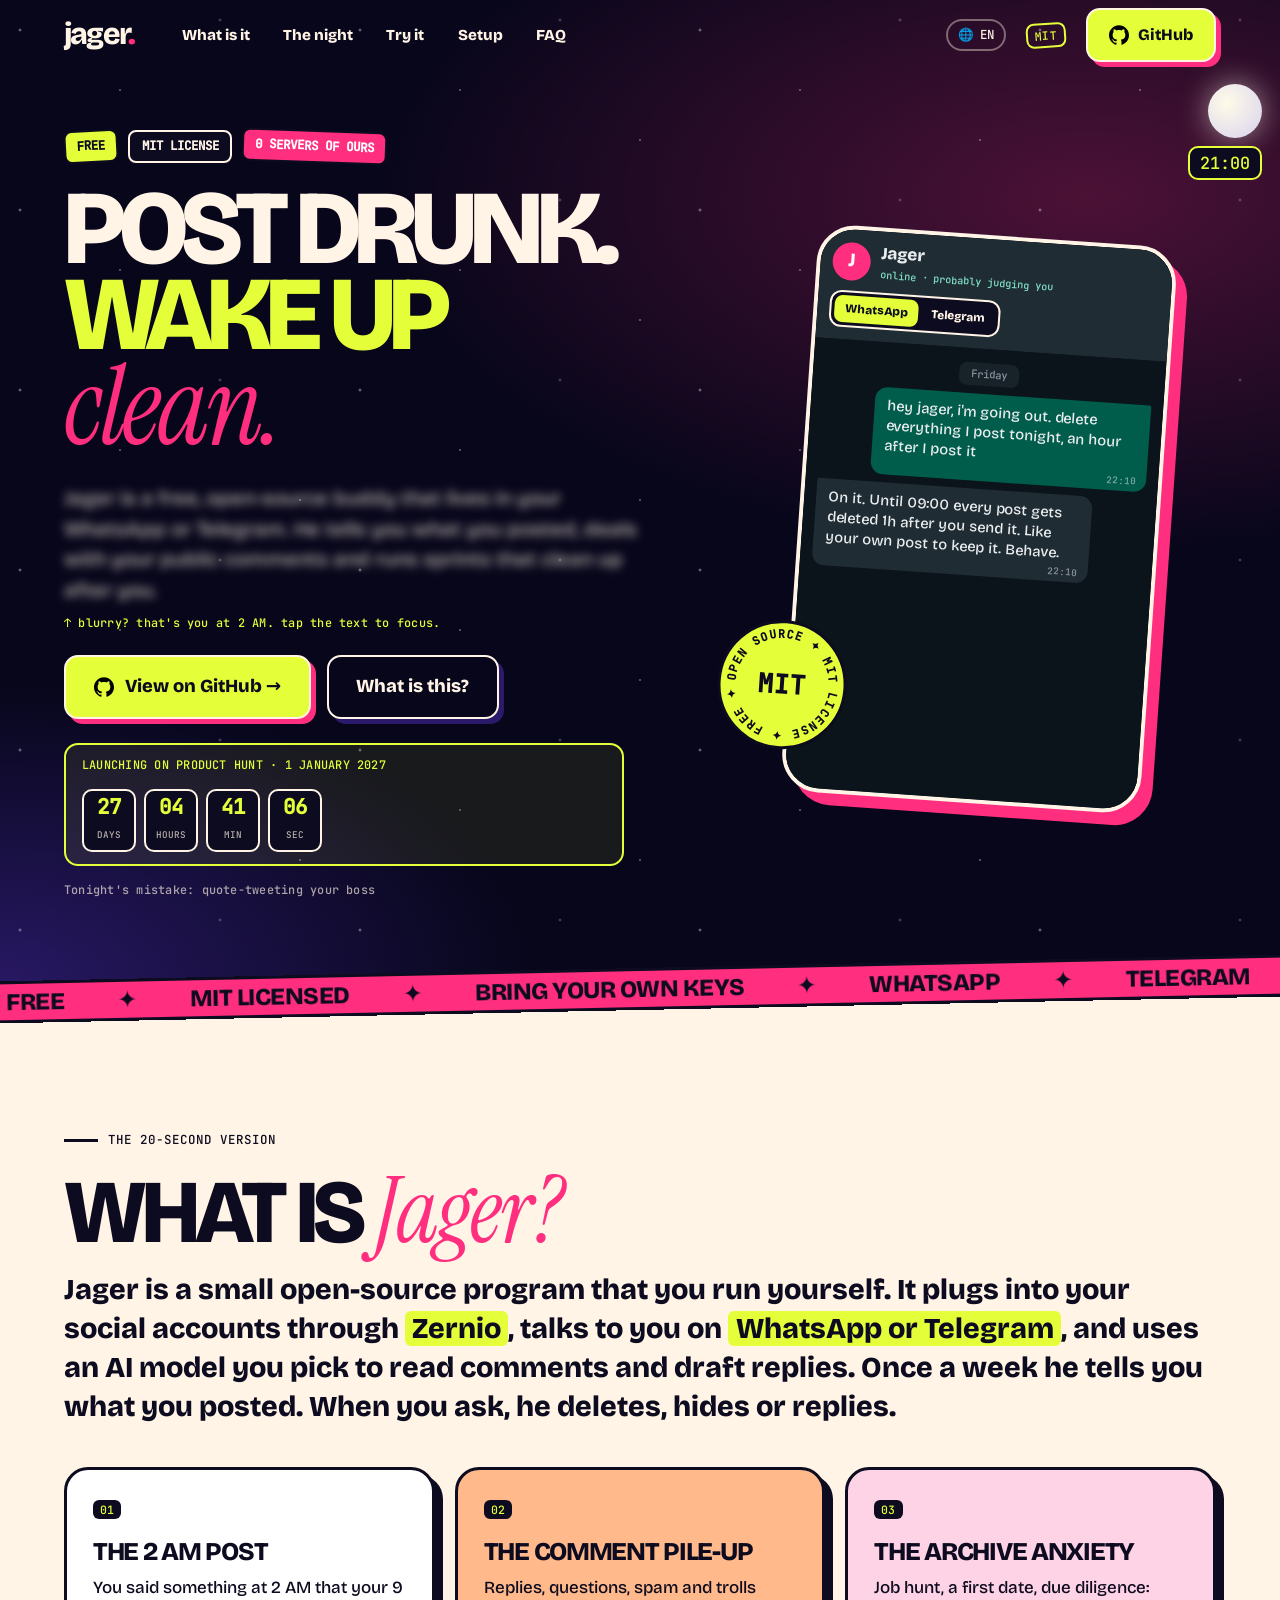
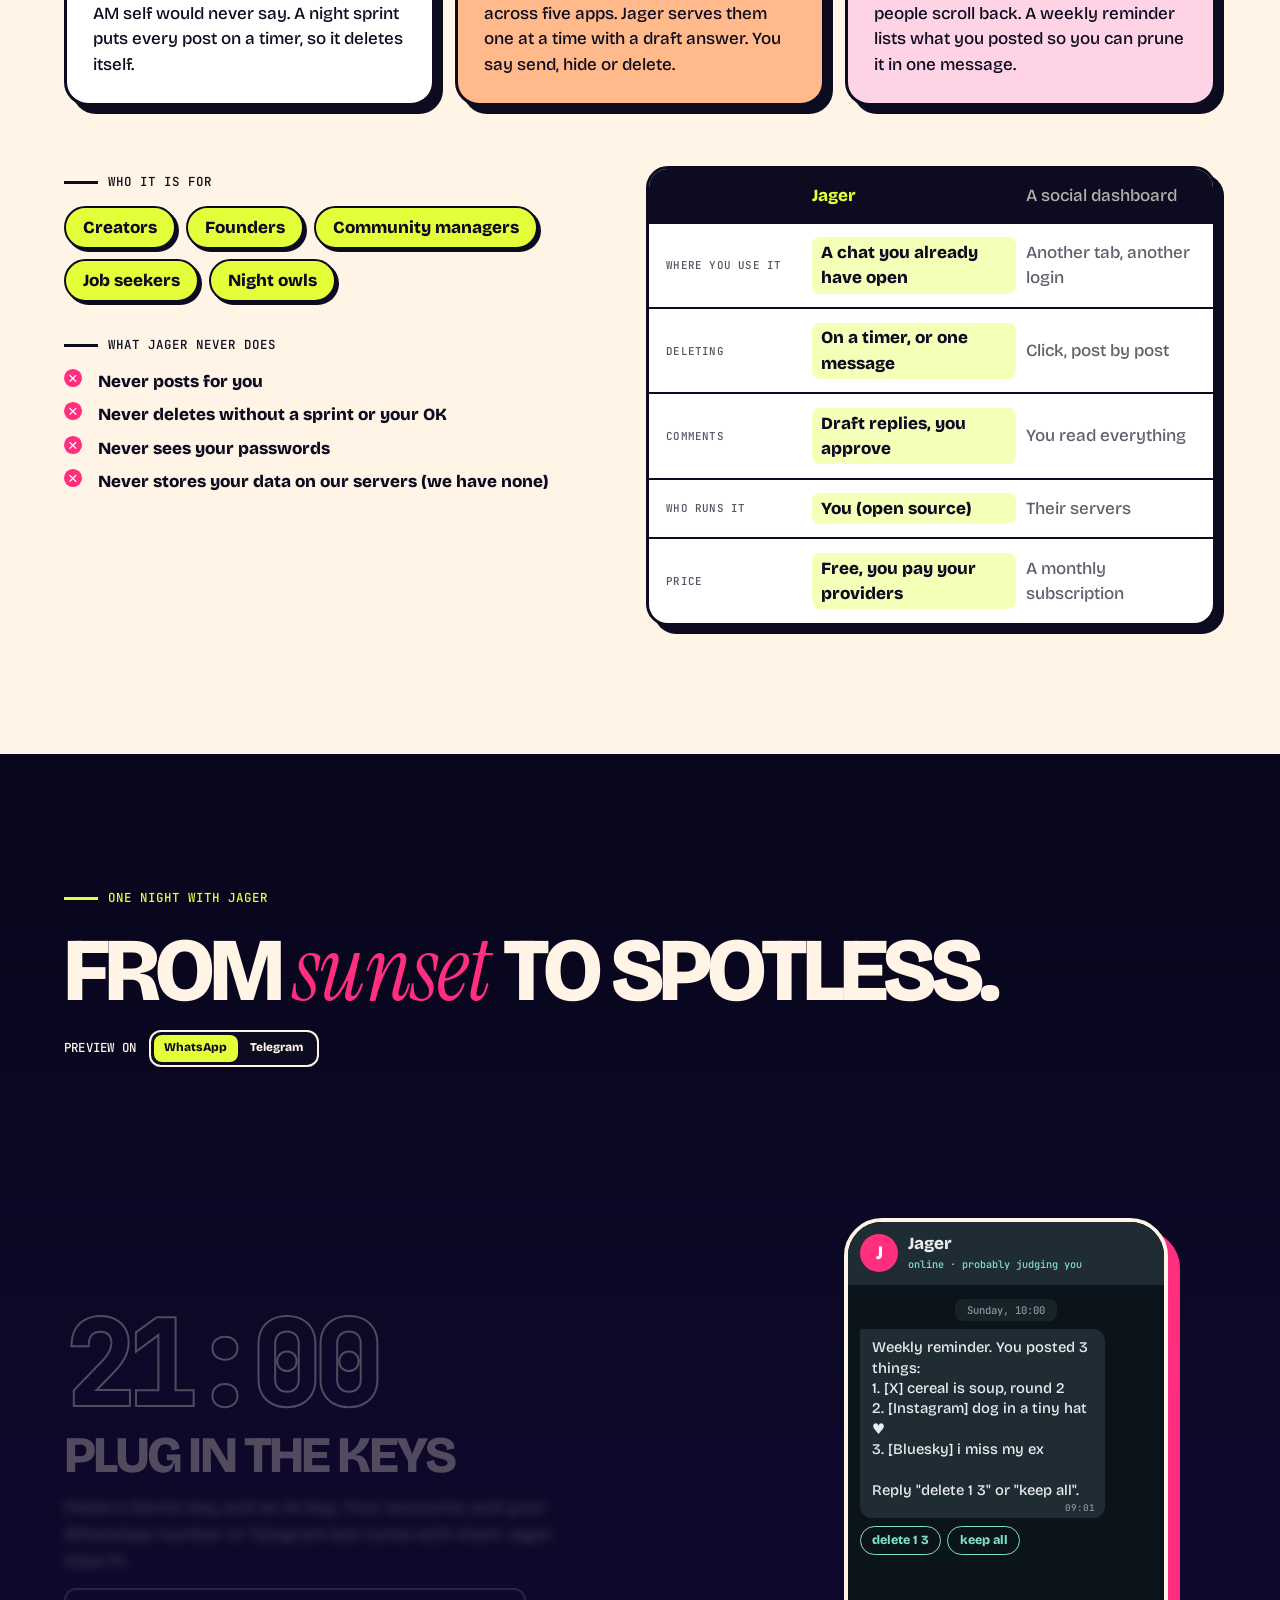
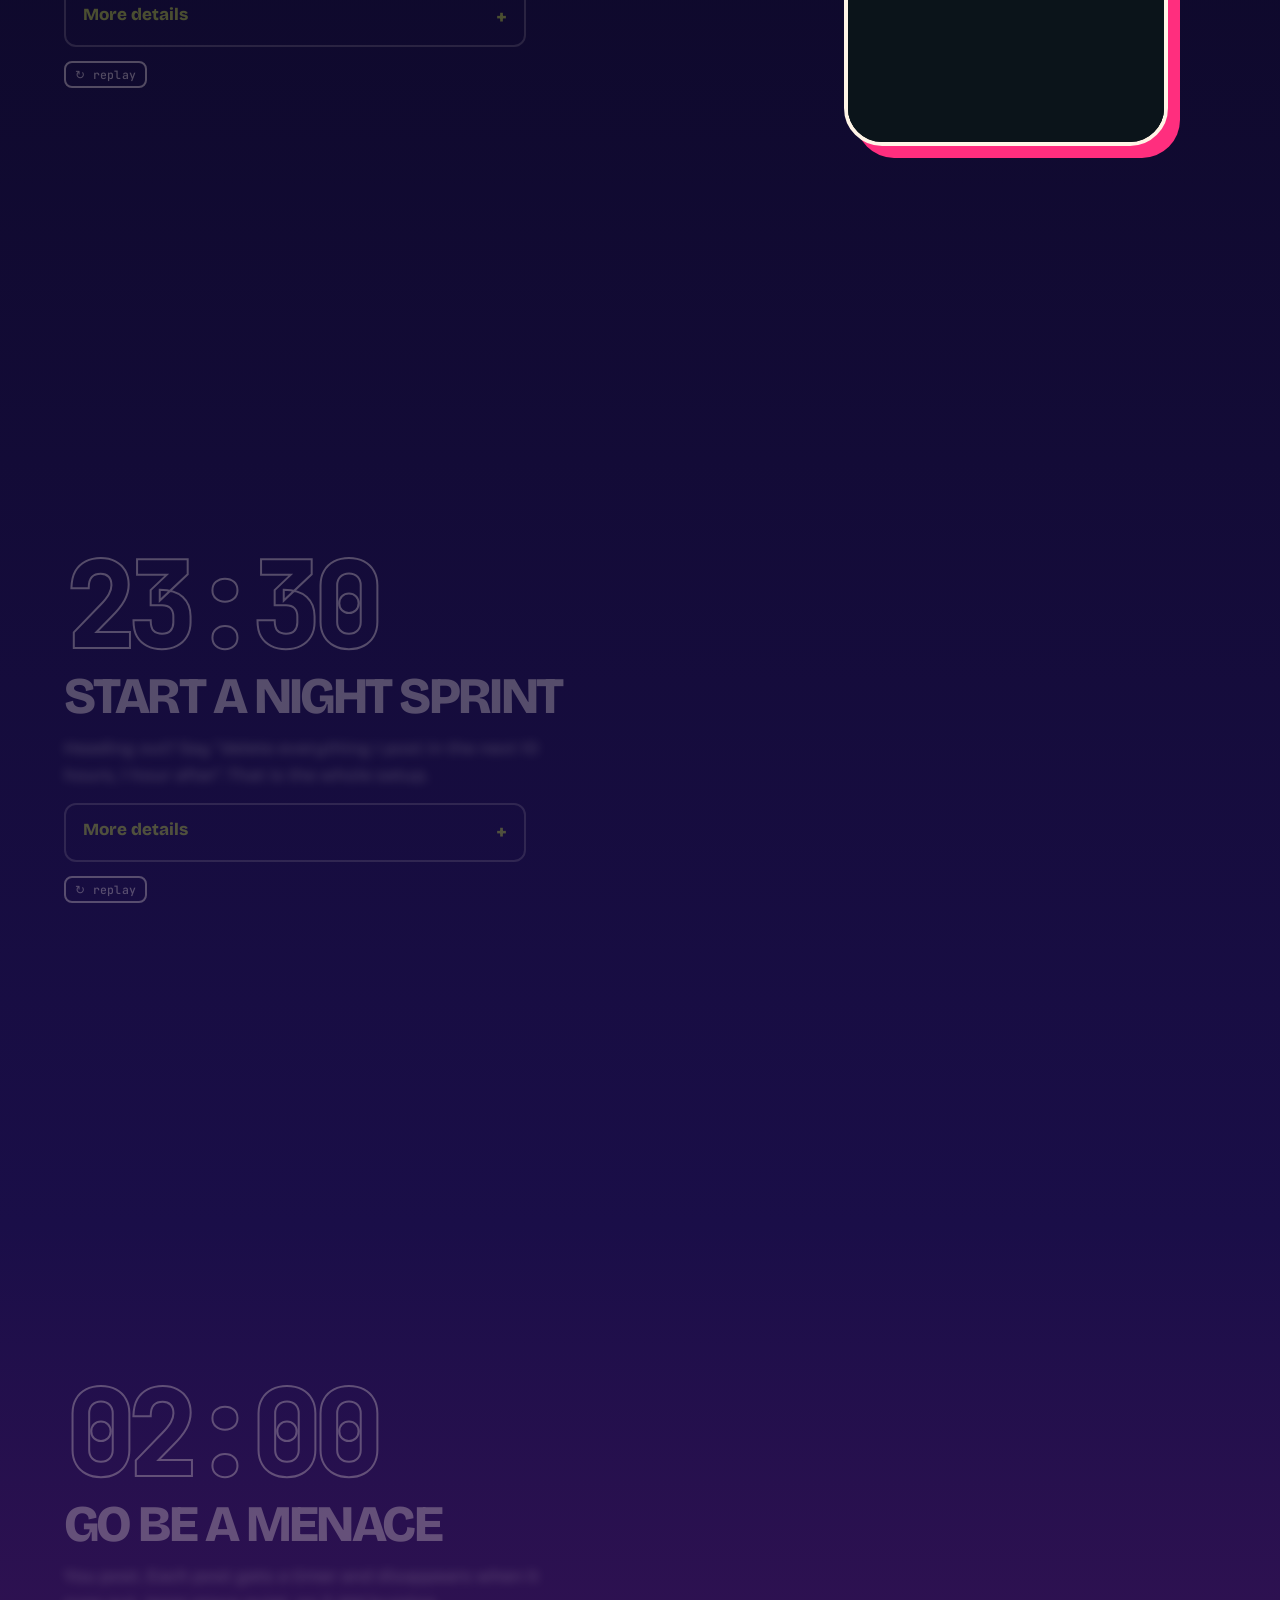
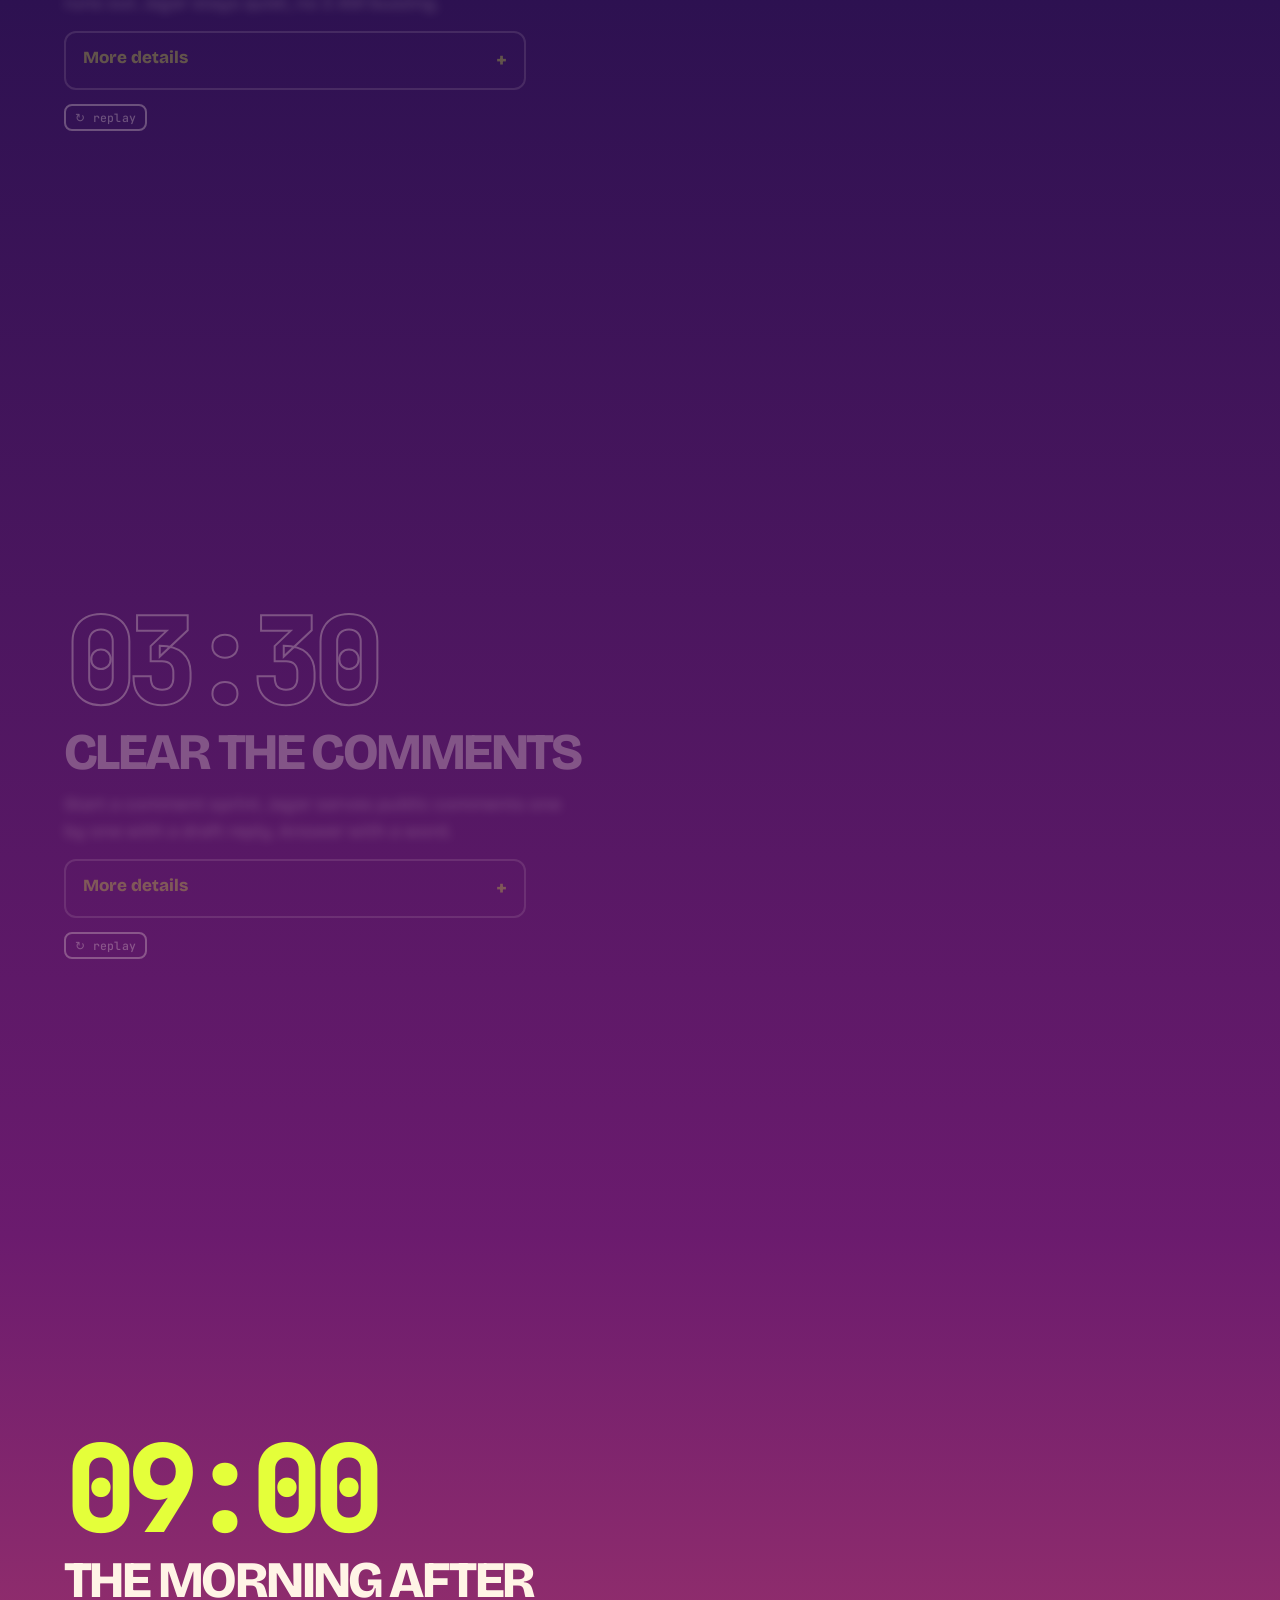
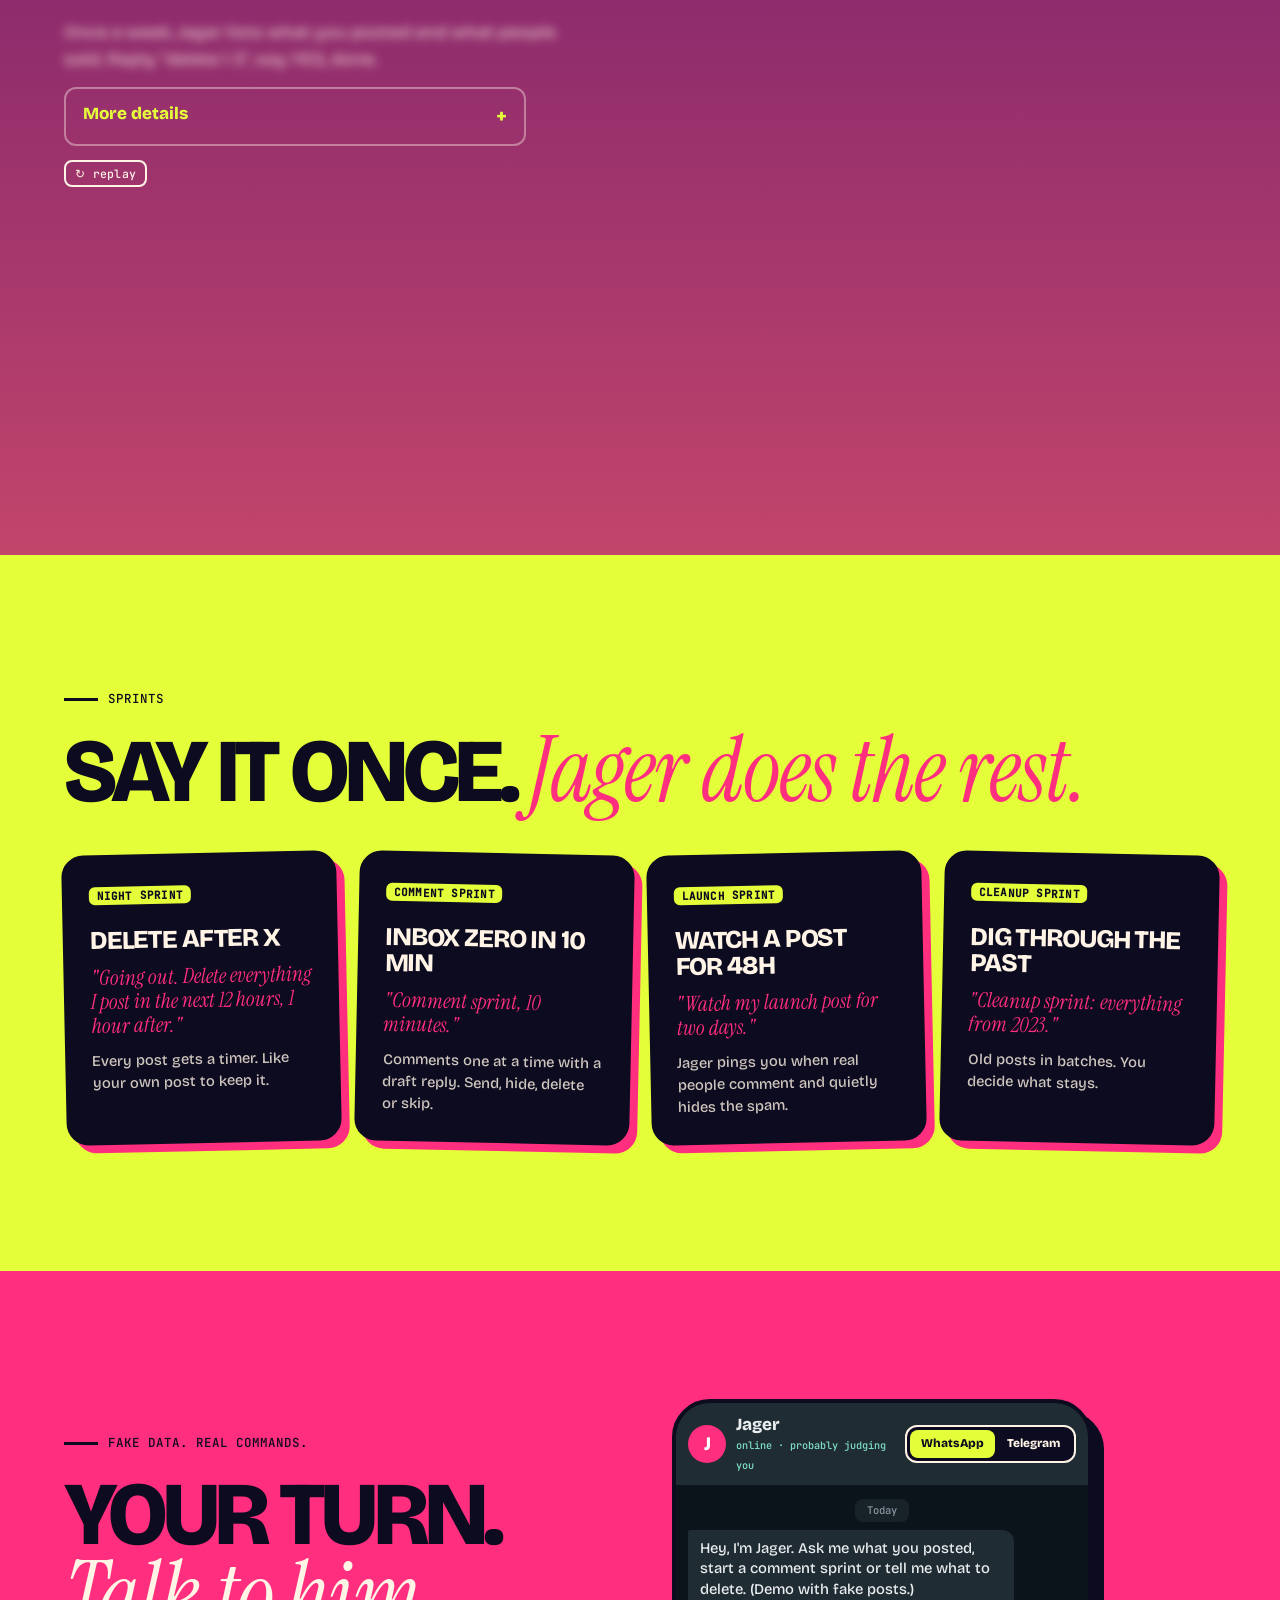
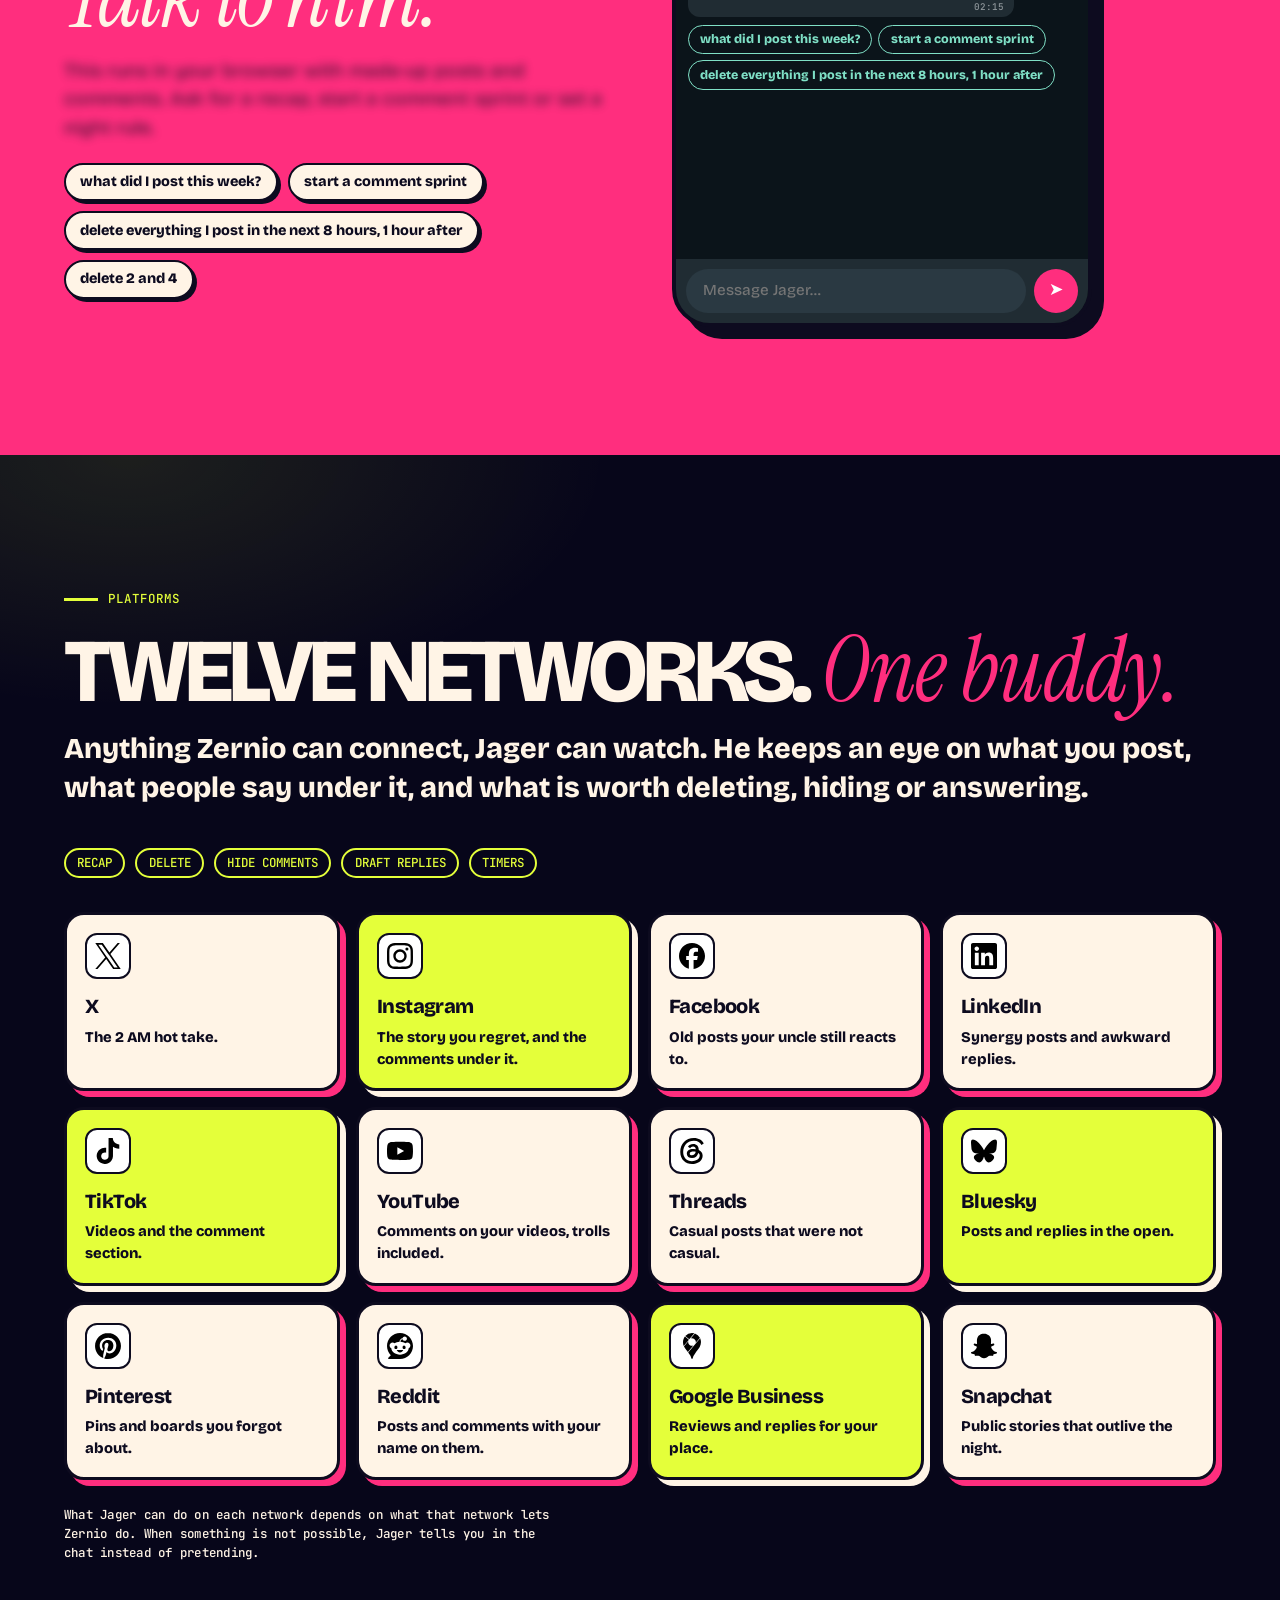
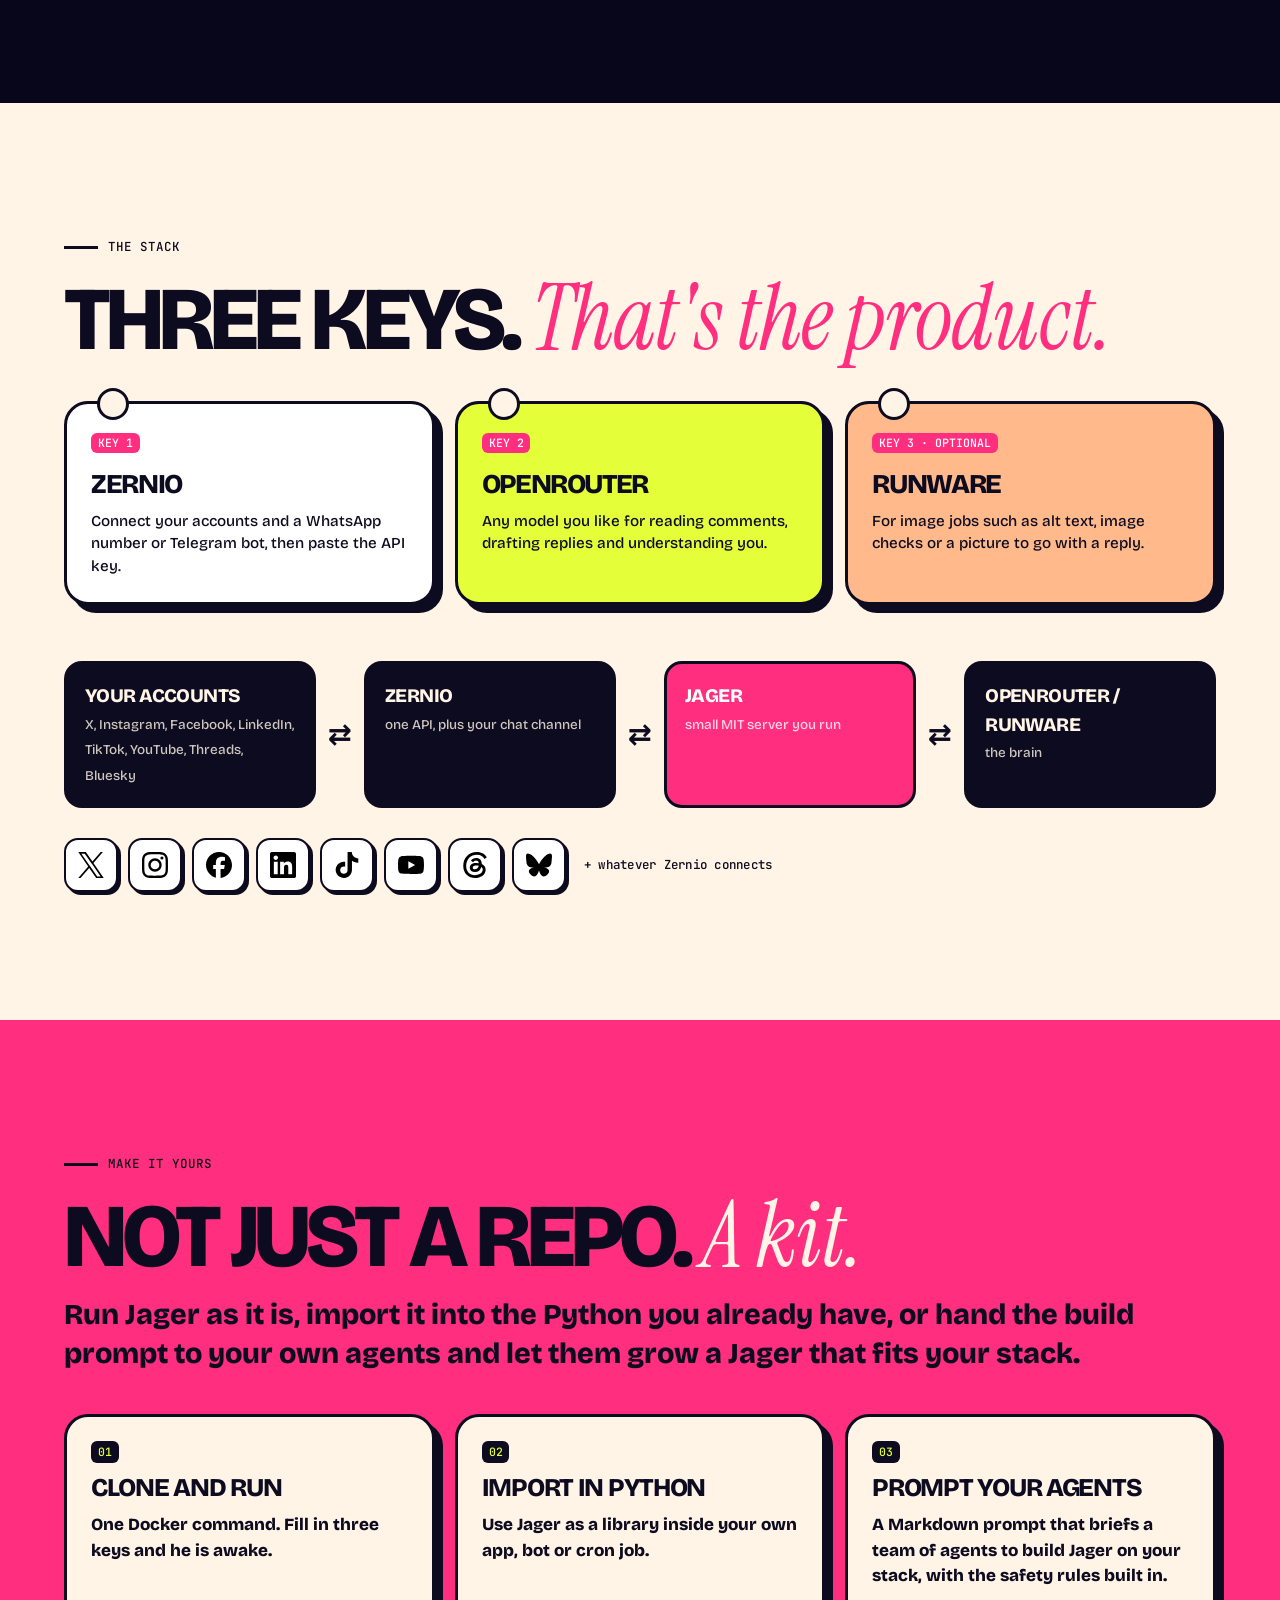
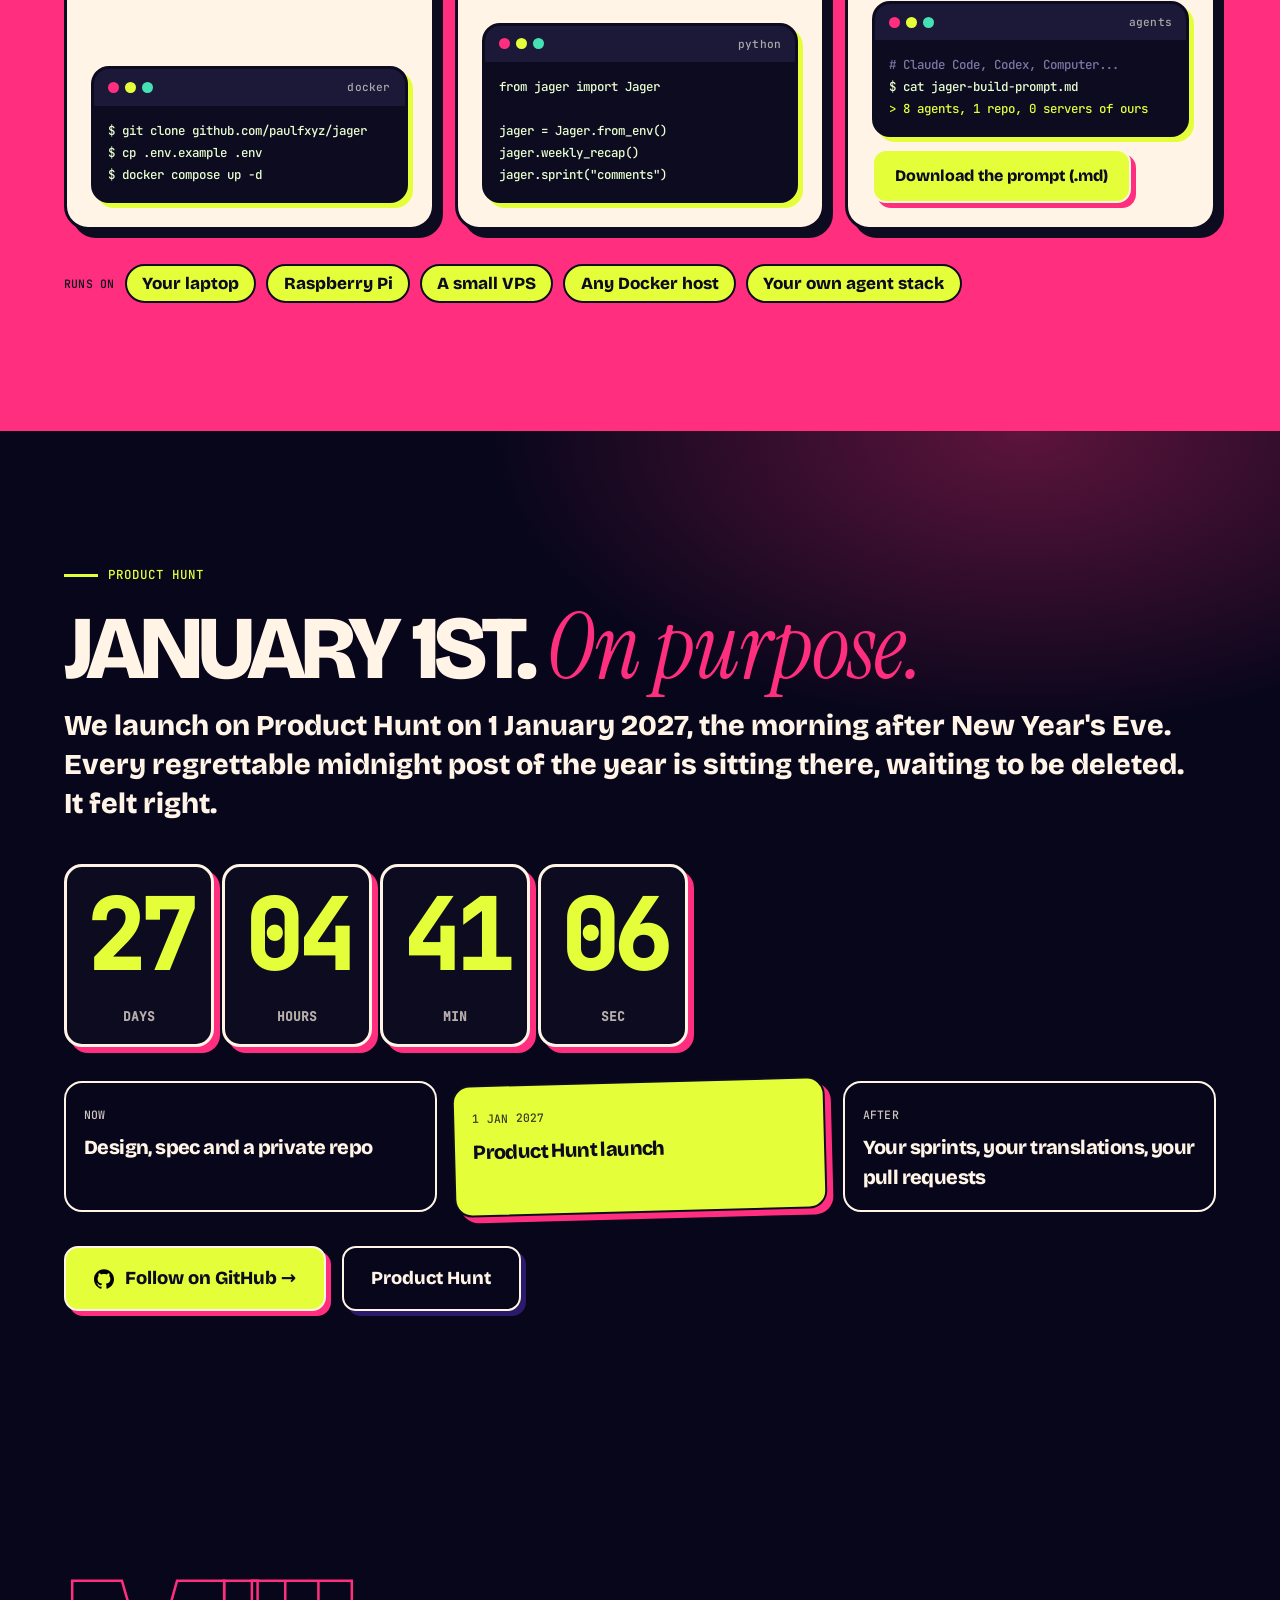
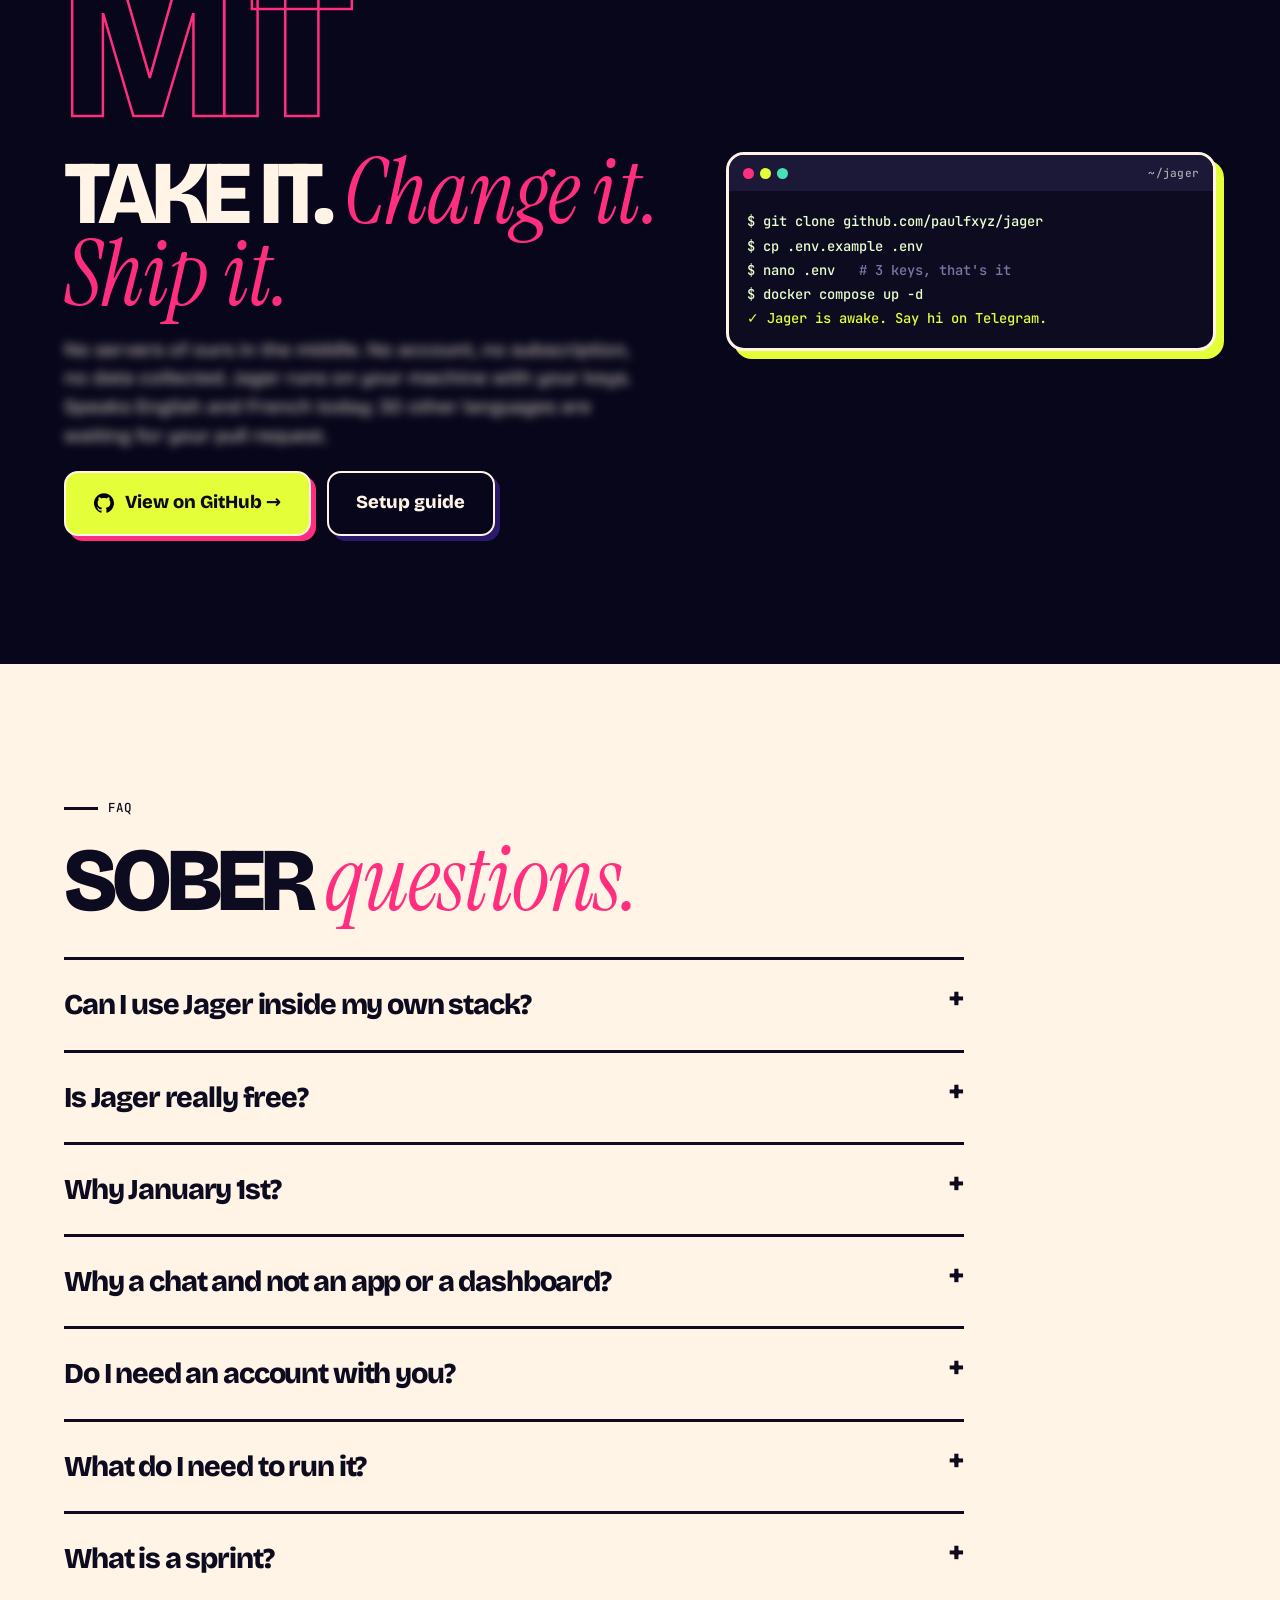
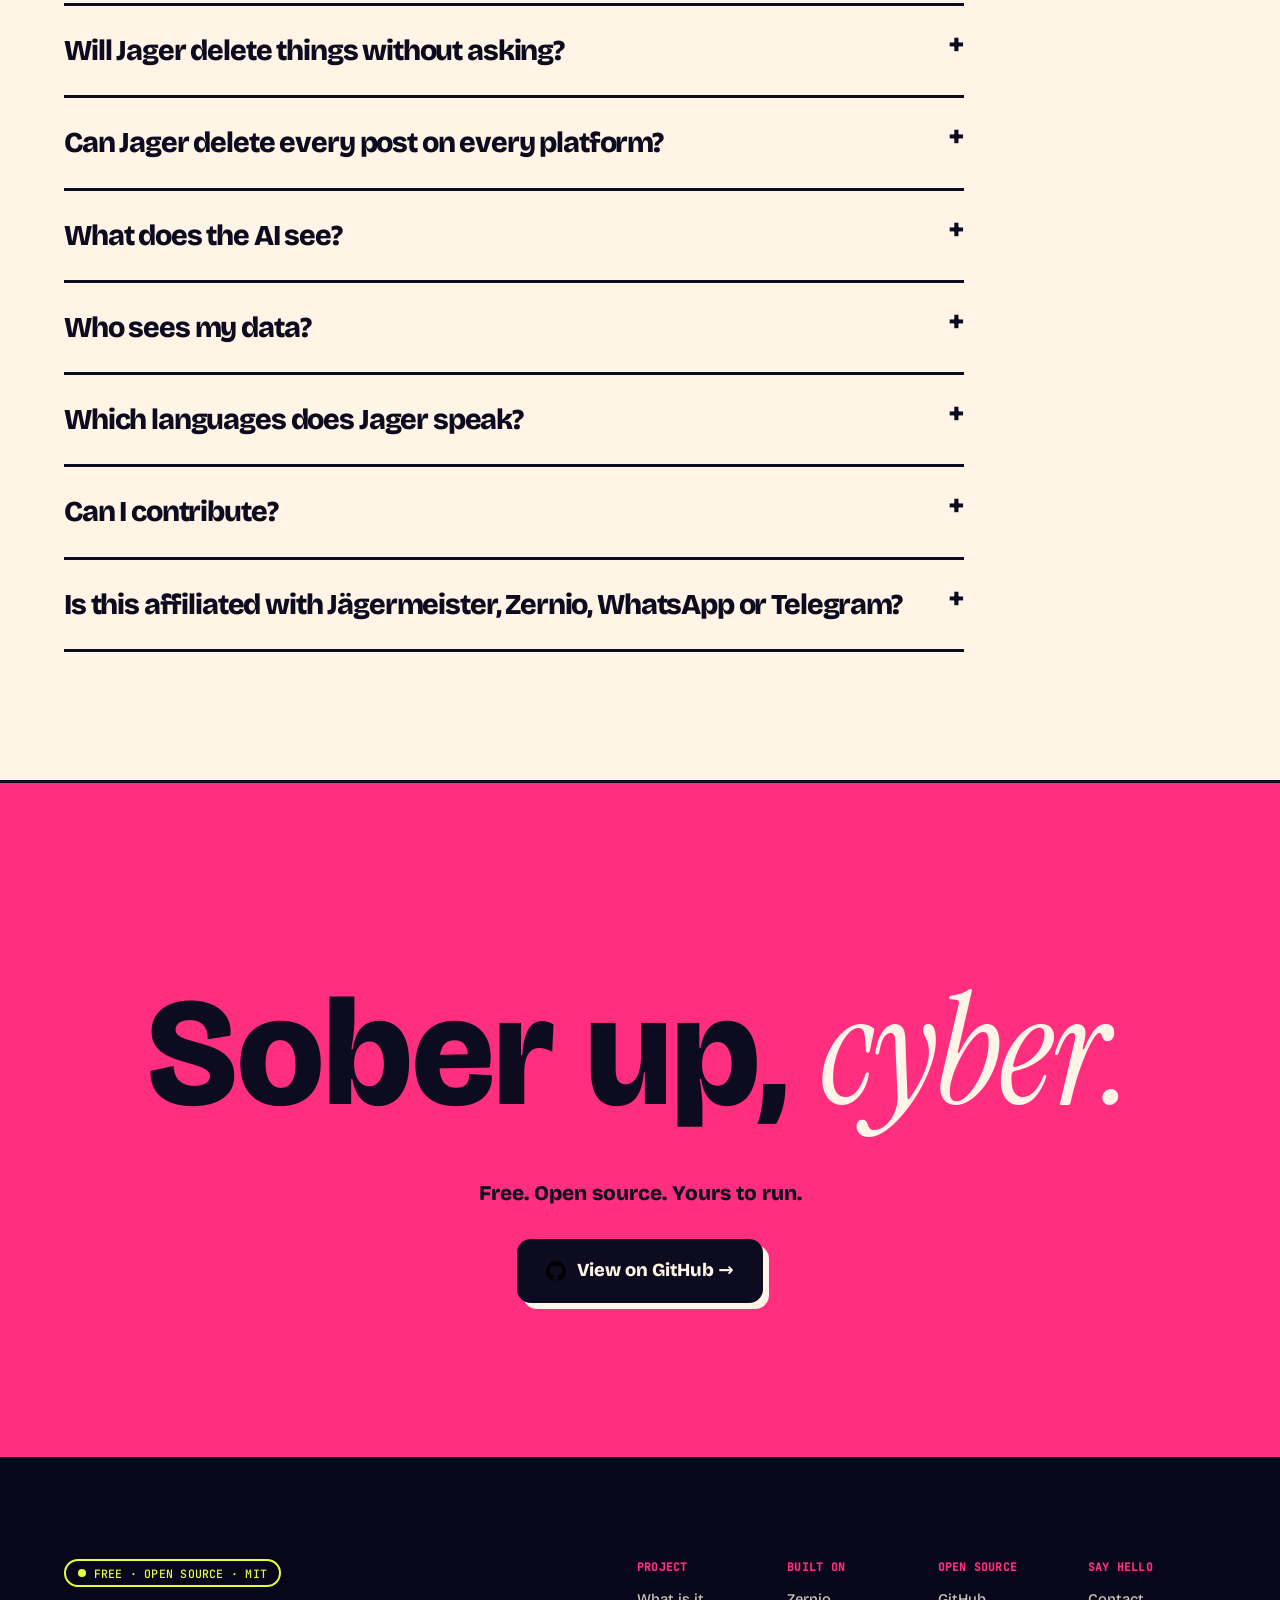
<file: index.html>
<!doctype html><html lang="en"><head><meta charset="utf-8"><meta name="viewport" content="width=device-width,initial-scale=1">
<title>Jager — the free, open-source buddy for your public comments</title><meta name="description" content="Jager is a free, MIT-licensed buddy on WhatsApp or Telegram. Bring a Zernio key and an AI key. He handles your public comments, sends weekly reminders and runs sprints that clean up after you. Launching on Product Hunt on January 1st."><meta name="theme-color" content="#07061a">
<link rel="canonical" href="https://jager.social/"><link rel="alternate" hreflang="en" href="https://jager.social/"><link rel="alternate" hreflang="fr" href="https://jager.social/fr/"><link rel="alternate" hreflang="x-default" href="https://jager.social/"><link rel="icon" href="favicon.svg" type="image/svg+xml">
<meta property="og:type" content="website"><meta property="og:site_name" content="Jager"><meta property="og:title" content="Jager — the free, open-source buddy for your public comments"><meta property="og:description" content="Jager is a free, MIT-licensed buddy on WhatsApp or Telegram. Bring a Zernio key and an AI key. He handles your public comments, sends weekly reminders and runs sprints that clean up after you. Launching on Product Hunt on January 1st."><meta property="og:image" content="https://jager.social/og.png"><meta name="twitter:card" content="summary_large_image">
<link rel="preload" href="assets/fonts/BricolageGrotesque-800-normal.woff2" as="font" type="font/woff2" crossorigin>
<link rel="stylesheet" href="fonts.css"><link rel="stylesheet" href="night.css"></head>
<body class="on-dark"><script>document.documentElement.classList.add('js');try{if(document.cookie.indexOf('jagerDrunk=off')>-1)document.documentElement.classList.add('no-drunk')}catch(e){}</script><div class="prog" id="prog"></div>
<div class="hud" aria-hidden="true"><div class="orb" id="orb"></div><div class="clock" id="clock">21:00</div></div>
<header class="nav" id="nav"><div class="wrap in"><a class="logo" href="index.html" aria-label="Jager">jager<i>.</i></a>
<ul id="menu"><li><a href="index.html#what">What is it</a></li><li><a href="index.html#night">The night</a></li><li><a href="index.html#try">Try it</a></li><li><a href="setup.html">Setup</a></li><li><a href="index.html#faq">FAQ</a></li><li class="only-m"><a href="https://github.com/paulfxyz" rel="noopener">GitHub</a></li></ul>
<div class="lang"><button class="lang-btn" id="langBtn" type="button" aria-haspopup="listbox" aria-expanded="false" aria-label="Language">🌐 <span>EN</span></button><ul class="lang-list" id="langList" hidden><li><a href="index.html" hreflang="en" aria-current="true">English</a></li><li><a href="fr/index.html" hreflang="fr">Français</a></li><li class="sep mono">Translations welcome</li><li><button type="button" class="dis" data-lang="中文 (Mandarin)">中文 (Mandarin)</button></li><li><button type="button" class="dis" data-lang="हिन्दी">हिन्दी</button></li><li><button type="button" class="dis" data-lang="Español">Español</button></li><li><button type="button" class="dis" data-lang="العربية">العربية</button></li><li><button type="button" class="dis" data-lang="বাংলা">বাংলা</button></li><li><button type="button" class="dis" data-lang="Português">Português</button></li><li><button type="button" class="dis" data-lang="Русский">Русский</button></li><li><button type="button" class="dis" data-lang="اردو">اردو</button></li><li><button type="button" class="dis" data-lang="Bahasa Indonesia">Bahasa Indonesia</button></li><li><button type="button" class="dis" data-lang="Deutsch">Deutsch</button></li><li><button type="button" class="dis" data-lang="日本語">日本語</button></li><li><button type="button" class="dis" data-lang="Naijá (Pidgin)">Naijá (Pidgin)</button></li><li><button type="button" class="dis" data-lang="मराठी">मराठी</button></li><li><button type="button" class="dis" data-lang="తెలుగు">తెలుగు</button></li><li><button type="button" class="dis" data-lang="Türkçe">Türkçe</button></li><li><button type="button" class="dis" data-lang="தமிழ்">தமிழ்</button></li><li><button type="button" class="dis" data-lang="Tiếng Việt">Tiếng Việt</button></li><li><button type="button" class="dis" data-lang="한국어">한국어</button></li><li><button type="button" class="dis" data-lang="Italiano">Italiano</button></li><li><button type="button" class="dis" data-lang="ไทย">ไทย</button></li><li><button type="button" class="dis" data-lang="ગુજરાતી">ગુજરાતી</button></li><li><button type="button" class="dis" data-lang="فارسی">فارسی</button></li><li><button type="button" class="dis" data-lang="Polski">Polski</button></li><li><button type="button" class="dis" data-lang="Українська">Українська</button></li><li><button type="button" class="dis" data-lang="Kiswahili">Kiswahili</button></li><li><button type="button" class="dis" data-lang="粵語 (Cantonese)">粵語 (Cantonese)</button></li><li><button type="button" class="dis" data-lang="Basa Jawa">Basa Jawa</button></li><li><button type="button" class="dis" data-lang="ਪੰਜਾਬੀ">ਪੰਜਾਬੀ</button></li><li><button type="button" class="dis" data-lang="עברית">עברית</button></li></ul></div>
<span class="mit mono">MIT</span><a class="btn" href="https://github.com/paulfxyz" rel="noopener"><img src="assets/icons/github.svg" alt="" width="20" height="20"> GitHub</a>
<button class="burger" id="burger" type="button" aria-label="Menu" aria-expanded="false"><span></span><span></span></button></div></header><main>
<section class="hero on-dark"><div class="wrap grid"><div>
<div class="stickers"><span class="stk y">Free</span><span class="stk">MIT license</span><span class="stk p">0 servers of ours</span></div>
<h1><span class="f">Post drunk.</span><span class="o">Wake up</span><span class="s">clean.</span></h1>
<p class="sub drunk">Jager is a free, open-source buddy that lives in your WhatsApp or Telegram. He tells you what you posted, deals with your public comments and runs sprints that clean up after you.</p>
<p class="hint mono">↑ blurry? that's you at 2 AM. tap the text to focus.</p>
<div class="cta-row"><a class="btn btn--lg" href="https://github.com/paulfxyz" rel="noopener"><img src="assets/icons/github.svg" alt="" width="20" height="20"> View on GitHub →</a><a class="btn btn--ghost btn--lg" href="#what">What is this?</a></div>
<div class="phpill"><span class="mono">Launching on Product Hunt · 1 January 2027</span><div class="cd " data-cd><div><b data-u>00</b><span>days</span></div><div><b data-u>00</b><span>hours</span></div><div><b data-u>00</b><span>min</span></div><div><b data-u>00</b><span>sec</span></div></div></div>
<p class="micro mono">Tonight's mistake: <span id="rot" data-list="texting your ex|quote-tweeting your boss|rating a kebab shop one star|commenting “marry me” on a stranger's dog|a LinkedIn post about synergy at 3 AM">texting your ex</span></p></div>
<div class="hero-phone"><svg class="badge" viewBox="0 0 130 130" aria-hidden="true"><circle cx="65" cy="65" r="63" fill="#e4ff3a" stroke="#0d0b1f" stroke-width="3"/><defs><path id="cp" d="M65,65 m-47,0 a47,47 0 1,1 94,0 a47,47 0 1,1 -94,0"/></defs><text><textPath href="#cp" textLength="290" lengthAdjust="spacing">OPEN SOURCE ✦ MIT LICENSE ✦ FREE ✦</textPath></text><text x="65" y="74" text-anchor="middle" style="font-size:26px;letter-spacing:0">MIT</text></svg>
<div class="phone"><div class="chat" id="heroChat" data-ch="whatsapp" data-auto="1"><div class="c-top"><span class="av">J</span><div class="c-who"><b>Jager</b><small class="c-sub">online · probably judging you</small></div><div class="c-tabs" role="tablist" aria-label="Channel"><button type="button" role="tab" data-ch="whatsapp" aria-selected="true">WhatsApp</button><button type="button" role="tab" data-ch="telegram" aria-selected="false">Telegram</button></div></div><div class="c-body" aria-live="polite"></div></div></div></div></div></section>
<div class="tick" aria-hidden="true"><div class="tr"><div><span>Free</span><span>MIT licensed</span><span>Bring your own keys</span><span>WhatsApp</span><span>Telegram</span><span>Weekly sprints</span><span>No signup</span><span>Open source</span></div><div><span>Free</span><span>MIT licensed</span><span>Bring your own keys</span><span>WhatsApp</span><span>Telegram</span><span>Weekly sprints</span><span>No signup</span><span>Open source</span></div><div><span>Free</span><span>MIT licensed</span><span>Bring your own keys</span><span>WhatsApp</span><span>Telegram</span><span>Weekly sprints</span><span>No signup</span><span>Open source</span></div><div><span>Free</span><span>MIT licensed</span><span>Bring your own keys</span><span>WhatsApp</span><span>Telegram</span><span>Weekly sprints</span><span>No signup</span><span>Open source</span></div></div></div>
<section class="sec cream" id="what"><div class="wrap">
<div class="eyebrow rv">The 20-second version</div>
<h2 class="rv">What is <span class="serif">Jager?</span></h2>
<p class="big rv">Jager is a small open-source program that you run yourself. It plugs into your social accounts through <b>Zernio</b>, talks to you on <b>WhatsApp or Telegram</b>, and uses an AI model you pick to read comments and draft replies. Once a week he tells you what you posted. When you ask, he deletes, hides or replies.</p>
<div class="three"><div class="why rv" style="--d:0.0s"><span class="mono no">01</span><h3>The 2 AM post</h3><p>You said something at 2 AM that your 9 AM self would never say. A night sprint puts every post on a timer, so it deletes itself.</p></div><div class="why rv" style="--d:0.06s"><span class="mono no">02</span><h3>The comment pile-up</h3><p>Replies, questions, spam and trolls across five apps. Jager serves them one at a time with a draft answer. You say send, hide or delete.</p></div><div class="why rv" style="--d:0.12s"><span class="mono no">03</span><h3>The archive anxiety</h3><p>Job hunt, a first date, due diligence: people scroll back. A weekly reminder lists what you posted so you can prune it in one message.</p></div></div>
<div class="duo2"><div class="rv"><div class="eyebrow">Who it is for</div><div class="chips2"><span>Creators</span><span>Founders</span><span>Community managers</span><span>Job seekers</span><span>Night owls</span></div>
<div class="eyebrow" style="margin-top:34px">What Jager never does</div><ul class="never"><li>Never posts for you</li><li>Never deletes without a sprint or your OK</li><li>Never sees your passwords</li><li>Never stores your data on our servers (we have none)</li></ul></div>
<div class="cmp rv"><div class="ch"><span></span><b>Jager</b><i>A social dashboard</i></div><div class="cr"><span class="mono">Where you use it</span><b>A chat you already have open</b><i>Another tab, another login</i></div><div class="cr"><span class="mono">Deleting</span><b>On a timer, or one message</b><i>Click, post by post</i></div><div class="cr"><span class="mono">Comments</span><b>Draft replies, you approve</b><i>You read everything</i></div><div class="cr"><span class="mono">Who runs it</span><b>You (open source)</b><i>Their servers</i></div><div class="cr"><span class="mono">Price</span><b>Free, you pay your providers</b><i>A monthly subscription</i></div></div></div>
</div></section>
<section class="sec story-sec on-dark" id="night"><div class="wrap">
<div class="eyebrow rv" style="color:var(--acid)">One night with Jager</div>
<h2 class="rv">From <span class="serif">sunset</span> to spotless.</h2>
<div class="chan-pick rv"><span class="mono">Preview on</span><div class="c-tabs" role="tablist" aria-label="Channel"><button type="button" role="tab" data-ch="whatsapp" aria-selected="true">WhatsApp</button><button type="button" role="tab" data-ch="telegram" aria-selected="false">Telegram</button></div></div>
<div class="story" id="story"><div class="chaps"><article class="chap" data-n="1"><div class="hh">21:00</div><h3>Plug in the keys</h3><p class="drunk">Paste a Zernio key and an AI key. Your accounts and your WhatsApp number or Telegram bot come with them. Jager says hi.</p><details class="more"><summary>More details</summary><p>Zernio holds the connections to each platform. OpenRouter is the brain. Runware is optional, for image jobs. Jager never sees a password.</p></details><button class="replay mono" type="button">↻ replay</button></article><article class="chap" data-n="2"><div class="hh">23:30</div><h3>Start a night sprint</h3><p class="drunk">Heading out? Say "delete everything I post in the next 10 hours, 1 hour after". That is the whole setup.</p><details class="more"><summary>More details</summary><p>Say "stop" and the sprint ends at once. Hours or days, you choose.</p></details><button class="replay mono" type="button">↻ replay</button></article><article class="chap" data-n="3"><div class="hh">02:00</div><h3>Go be a menace</h3><p class="drunk">You post. Each post gets a timer and disappears when it runs out. Jager stays quiet, no 3 AM buzzing.</p><details class="more"><summary>More details</summary><p>Like your own post to keep it. Where a platform does not let apps delete posts, Jager clears comments and replies and tells you what it could not remove.</p></details><button class="replay mono" type="button">↻ replay</button></article><article class="chap" data-n="4"><div class="hh">03:30</div><h3>Clear the comments</h3><p class="drunk">Start a comment sprint. Jager serves public comments one by one with a draft reply. Answer with a word.</p><details class="more"><summary>More details</summary><p>Replies are drafted by the AI model you picked and are never sent without your OK.</p></details><button class="replay mono" type="button">↻ replay</button></article><article class="chap" data-n="5"><div class="hh">09:00</div><h3>The morning after</h3><p class="drunk">Once a week, Jager lists what you posted and what people said. Reply "delete 1 3", say YES, done.</p><details class="more"><summary>More details</summary><p>Reminders never delete anything on their own and big deletes always ask first.</p></details><button class="replay mono" type="button">↻ replay</button></article></div>
<div class="stage" id="stage" data-s="1"><div class="stage-in"><div class="phone"><div class="chat" id="stChat" data-ch="whatsapp" data-auto="0"><div class="c-top"><span class="av">J</span><div class="c-who"><b>Jager</b><small class="c-sub">online · probably judging you</small></div></div><div class="c-body" aria-live="polite"></div></div></div><div class="fcard"><div class="fc-top mono"><b>Your feed</b><span class="fc-clock" id="fcClock">00:00</span></div><div class="fc-list" id="stFeed"></div></div></div></div></div>
</div></section>
<section class="sec spr"><div class="wrap"><div class="eyebrow rv">Sprints</div><h2 class="rv">Say it once. <span class="serif">Jager does the rest.</span></h2>
<div class="sp-grid">
<article class="sp rv"><span class="mono tag">night sprint</span><h3>Delete after X</h3><blockquote>"Going out. Delete everything I post in the next 12 hours, 1 hour after."</blockquote><p>Every post gets a timer. Like your own post to keep it.</p></article>
<article class="sp rv" style="--d:.06s"><span class="mono tag">comment sprint</span><h3>Inbox zero in 10 min</h3><blockquote>"Comment sprint, 10 minutes."</blockquote><p>Comments one at a time with a draft reply. Send, hide, delete or skip.</p></article>
<article class="sp rv" style="--d:.12s"><span class="mono tag">launch sprint</span><h3>Watch a post for 48h</h3><blockquote>"Watch my launch post for two days."</blockquote><p>Jager pings you when real people comment and quietly hides the spam.</p></article>
<article class="sp rv" style="--d:.18s"><span class="mono tag">cleanup sprint</span><h3>Dig through the past</h3><blockquote>"Cleanup sprint: everything from 2023."</blockquote><p>Old posts in batches. You decide what stays.</p></article></div></div></section>
<section class="sec try" id="try"><div class="wrap try-grid"><div><div class="eyebrow rv">Fake data. Real commands.</div><h2 class="rv">Your turn. <span class="serif">Talk to him.</span></h2>
<p class="lead rv drunk" style="font-size:1.2rem;max-width:44ch">This runs in your browser with made-up posts and comments. Ask for a recap, start a comment sprint or set a night rule.</p>
<div class="chips rv" id="ideas"><button type="button">what did I post this week?</button><button type="button">start a comment sprint</button><button type="button">delete everything I post in the next 8 hours, 1 hour after</button><button type="button">delete 2 and 4</button></div></div>
<div class="rv"><div class="phone"><div class="chat" id="tryChat" data-ch="whatsapp" data-auto="0"><div class="c-top"><span class="av">J</span><div class="c-who"><b>Jager</b><small class="c-sub">online · probably judging you</small></div><div class="c-tabs" role="tablist" aria-label="Channel"><button type="button" role="tab" data-ch="whatsapp" aria-selected="true">WhatsApp</button><button type="button" role="tab" data-ch="telegram" aria-selected="false">Telegram</button></div></div><div class="c-body" aria-live="polite"></div><form class="c-form" autocomplete="off"><label class="sr" for="tryChatIn">Message Jager…</label><input id="tryChatIn" type="text" maxlength="160" placeholder="Message Jager…"><button type="submit" aria-label="Send">➤</button></form></div></div></div></div></section>
<section class="sec plat on-dark" id="platforms"><div class="wrap"><div class="eyebrow rv" style="color:var(--acid)">Platforms</div>
<h2 class="rv">Twelve networks. <span class="serif">One buddy.</span></h2>
<p class="big rv" style="max-width:62ch">Anything Zernio can connect, Jager can watch. He keeps an eye on what you post, what people say under it, and what is worth deleting, hiding or answering.</p>
<div class="pw rv"><span>Recap</span><span>Delete</span><span>Hide comments</span><span>Draft replies</span><span>Timers</span></div>
<div class="pgrid"><div class="pc rv" style="--d:0.00s"><span class="pi"><img src="assets/icons/x.svg" alt=""></span><b>X</b><p>The 2 AM hot take.</p></div><div class="pc rv" style="--d:0.04s"><span class="pi"><img src="assets/icons/instagram.svg" alt=""></span><b>Instagram</b><p>The story you regret, and the comments under it.</p></div><div class="pc rv" style="--d:0.08s"><span class="pi"><img src="assets/icons/facebook.svg" alt=""></span><b>Facebook</b><p>Old posts your uncle still reacts to.</p></div><div class="pc rv" style="--d:0.12s"><span class="pi"><img src="assets/icons/linkedin.svg" alt=""></span><b>LinkedIn</b><p>Synergy posts and awkward replies.</p></div><div class="pc rv" style="--d:0.16s"><span class="pi"><img src="assets/icons/tiktok.svg" alt=""></span><b>TikTok</b><p>Videos and the comment section.</p></div><div class="pc rv" style="--d:0.20s"><span class="pi"><img src="assets/icons/youtube.svg" alt=""></span><b>YouTube</b><p>Comments on your videos, trolls included.</p></div><div class="pc rv" style="--d:0.24s"><span class="pi"><img src="assets/icons/threads.svg" alt=""></span><b>Threads</b><p>Casual posts that were not casual.</p></div><div class="pc rv" style="--d:0.28s"><span class="pi"><img src="assets/icons/bluesky.svg" alt=""></span><b>Bluesky</b><p>Posts and replies in the open.</p></div><div class="pc rv" style="--d:0.32s"><span class="pi"><img src="assets/icons/pinterest.svg" alt=""></span><b>Pinterest</b><p>Pins and boards you forgot about.</p></div><div class="pc rv" style="--d:0.36s"><span class="pi"><img src="assets/icons/reddit.svg" alt=""></span><b>Reddit</b><p>Posts and comments with your name on them.</p></div><div class="pc rv" style="--d:0.40s"><span class="pi"><img src="assets/icons/googlemaps.svg" alt=""></span><b>Google Business</b><p>Reviews and replies for your place.</p></div><div class="pc rv" style="--d:0.44s"><span class="pi"><img src="assets/icons/snapchat.svg" alt=""></span><b>Snapchat</b><p>Public stories that outlive the night.</p></div></div>
<p class="pnote mono rv">What Jager can do on each network depends on what that network lets Zernio do. When something is not possible, Jager tells you in the chat instead of pretending.</p>
</div></section>
<section class="sec cream" id="stack"><div class="wrap"><div class="eyebrow rv">The stack</div><h2 class="rv">Three keys. <span class="serif">That's the product.</span></h2>
<div class="keys"><div class="key rv"><span class="no">key 1</span><b>Zernio</b><p>Connect your accounts and a WhatsApp number or Telegram bot, then paste the API key.</p></div>
<div class="key rv" style="--d:.06s"><span class="no">key 2</span><b>OpenRouter</b><p>Any model you like for reading comments, drafting replies and understanding you.</p></div>
<div class="key rv" style="--d:.12s"><span class="no">key 3 · optional</span><b>Runware</b><p>For image jobs such as alt text, image checks or a picture to go with a reply.</p></div></div>
<div class="flow rv"><div class="nd"><b>Your accounts</b><span>X, Instagram, Facebook, LinkedIn, TikTok, YouTube, Threads, Bluesky</span></div><div class="ar">⇄</div><div class="nd"><b>Zernio</b><span>one API, plus your chat channel</span></div><div class="ar">⇄</div><div class="nd hot"><b>Jager</b><span>small MIT server you run</span></div><div class="ar">⇄</div><div class="nd"><b>OpenRouter / Runware</b><span>the brain</span></div></div>
<div class="logos rv"><span class="lg"><img src="assets/icons/x.svg" alt="X"></span><span class="lg"><img src="assets/icons/instagram.svg" alt="Instagram"></span><span class="lg"><img src="assets/icons/facebook.svg" alt="Facebook"></span><span class="lg"><img src="assets/icons/linkedin.svg" alt="LinkedIn"></span><span class="lg"><img src="assets/icons/tiktok.svg" alt="TikTok"></span><span class="lg"><img src="assets/icons/youtube.svg" alt="YouTube"></span><span class="lg"><img src="assets/icons/threads.svg" alt="Threads"></span><span class="lg"><img src="assets/icons/bluesky.svg" alt="Bluesky"></span><span class="more-l mono">+ whatever Zernio connects</span></div></div></section>
<section class="sec runit" id="run"><div class="wrap"><div class="eyebrow rv">Make it yours</div>
<h2 class="rv">Not just a repo. <span class="serif">A kit.</span></h2>
<p class="big rv" style="max-width:62ch">Run Jager as it is, import it into the Python you already have, or hand the build prompt to your own agents and let them grow a Jager that fits your stack.</p>
<div class="rgrid">
<div class="rc rv"><span class="no">01</span><h3>Clone and run</h3><p>One Docker command. Fill in three keys and he is awake.</p>
<div class="term"><div class="term-bar"><i></i><i></i><i></i><span class="mono">docker</span></div><pre>$ git clone github.com/paulfxyz/jager
$ cp .env.example .env
$ docker compose up -d</pre></div></div>
<div class="rc rv" style="--d:.07s"><span class="no">02</span><h3>Import in Python</h3><p>Use Jager as a library inside your own app, bot or cron job.</p>
<div class="term"><div class="term-bar"><i></i><i></i><i></i><span class="mono">python</span></div><pre>from jager import Jager

jager = Jager.from_env()
jager.weekly_recap()
jager.sprint("comments")</pre></div></div>
<div class="rc rv" style="--d:.14s"><span class="no">03</span><h3>Prompt your agents</h3><p>A Markdown prompt that briefs a team of agents to build Jager on your stack, with the safety rules built in.</p>
<div class="term"><div class="term-bar"><i></i><i></i><i></i><span class="mono">agents</span></div><pre><span class="c"># Claude Code, Codex, Computer...</span>
$ cat jager-build-prompt.md
<span class="g">&gt; 8 agents, 1 repo, 0 servers of ours</span></pre></div>
<a class="btn" href="jager-build-prompt.md" download>Download the prompt (.md)</a></div></div>
<div class="where rv"><span class="mono">Runs on</span><i>Your laptop</i><i>Raspberry Pi</i><i>A small VPS</i><i>Any Docker host</i><i>Your own agent stack</i></div>
</div></section>
<section class="sec launch on-dark" id="launch"><div class="wrap">
<div class="eyebrow rv" style="color:var(--acid)">Product Hunt</div>
<h2 class="rv">January 1st. <span class="serif">On purpose.</span></h2>
<p class="big rv" style="max-width:60ch">We launch on Product Hunt on 1 January 2027, the morning after New Year's Eve. Every regrettable midnight post of the year is sitting there, waiting to be deleted. It felt right.</p>
<div class="rv"><div class="cd big" data-cd><div><b data-u>00</b><span>days</span></div><div><b data-u>00</b><span>hours</span></div><div><b data-u>00</b><span>min</span></div><div><b data-u>00</b><span>sec</span></div></div></div>
<div class="tline rv"><div><span class="mono">Now</span><b>Design, spec and a private repo</b></div><div class="hot"><span class="mono">1 Jan 2027</span><b>Product Hunt launch</b></div><div><span class="mono">After</span><b>Your sprints, your translations, your pull requests</b></div></div>
<div class="cta-row rv" style="margin-top:34px"><a class="btn btn--lg" href="https://github.com/paulfxyz" rel="noopener"><img src="assets/icons/github.svg" alt="" width="20" height="20"> Follow on GitHub →</a><a class="btn btn--ghost btn--lg" href="https://www.producthunt.com" rel="noopener">Product Hunt</a></div></div></section>
<section class="sec oss on-dark"><div class="wrap oss-grid"><div><div class="mitbig rv">MIT</div><h2 class="rv">Take it. <span class="serif">Change it. Ship it.</span></h2>
<p class="drunk" style="font-size:1.2rem;max-width:44ch">No servers of ours in the middle. No account, no subscription, no data collected. Jager runs on your machine with your keys. Speaks English and French today; 30 other languages are waiting for your pull request.</p>
<div class="cta-row rv" style="margin-top:20px"><a class="btn btn--lg" href="https://github.com/paulfxyz" rel="noopener"><img src="assets/icons/github.svg" alt="" width="20" height="20"> View on GitHub →</a><a class="btn btn--ghost btn--lg" href="setup.html">Setup guide</a></div></div>
<div class="term rv"><div class="term-bar"><i></i><i></i><i></i><span class="mono">~/jager</span></div><pre>$ git clone github.com/paulfxyz/jager
$ cp .env.example .env
$ nano .env   <span class="c"># 3 keys, that's it</span>
$ docker compose up -d
<span class="g">✓ Jager is awake. Say hi on Telegram.</span></pre></div></div></section>
<section class="sec cream" id="faq"><div class="wrap"><div class="eyebrow rv">FAQ</div><h2 class="rv">Sober <span class="serif">questions.</span></h2>
<div class="faq rv"><details><summary>Can I use Jager inside my own stack?</summary><p>Yes. Run it with Docker, import it as a Python library, or give the Markdown build prompt to your own agents so they build a version that fits your setup. All of it is MIT.</p></details><details><summary>Is Jager really free?</summary><p>Yes. It is open source under the MIT license. You only pay the providers whose keys you bring, such as Zernio and your AI provider.</p></details><details><summary>Why January 1st?</summary><p>Because the morning after New Year's Eve is the most regrettable morning of the year. Everyone posted something at midnight. We are launching on Product Hunt that day, on purpose.</p></details><details><summary>Why a chat and not an app or a dashboard?</summary><p>Dashboards are for sober people with time. A chat is already open on your phone. Jager comes to you, asks one question and waits for a one-word answer.</p></details><details><summary>Do I need an account with you?</summary><p>No. There is nothing to sign up for. You run Jager yourself and nothing passes through our servers.</p></details><details><summary>What do I need to run it?</summary><p>A Zernio API key with your channels connected, an OpenRouter key (or Runware for image jobs), and any machine that can stay on: a laptop, a small server or a Raspberry Pi.</p></details><details><summary>What is a sprint?</summary><p>A time-boxed job you start with a sentence. A night sprint deletes what you post after a delay. A comment sprint clears your inbox with draft replies. A launch sprint watches a post for a couple of days. A cleanup sprint reviews old posts.</p></details><details><summary>Will Jager delete things without asking?</summary><p>Only inside a sprint you started. Weekly reminders never delete anything on their own and big deletes always ask first.</p></details><details><summary>Can Jager delete every post on every platform?</summary><p>It can do what each platform's API allows. On some platforms, such as Instagram and TikTok, apps can only manage comments and replies. Jager tells you what it could and could not remove.</p></details><details><summary>What does the AI see?</summary><p>Only what is needed for the job: the text of a comment and the draft context. It goes to the model provider you chose with your own key. Jager keeps nothing on our side.</p></details><details><summary>Who sees my data?</summary><p>Your server, Zernio and the AI provider you choose. Jager itself collects nothing. Read the code to check.</p></details><details><summary>Which languages does Jager speak?</summary><p>English and French today, on the site and in the chat. The language menu lists 30 more, including Hebrew and Arabic. Translations are welcome as pull requests.</p></details><details><summary>Can I contribute?</summary><p>Please do. Open an issue or a pull request on GitHub.</p></details><details><summary>Is this affiliated with Jägermeister, Zernio, WhatsApp or Telegram?</summary><p>No to all of them. Jägermeister is just a pun, and a very on-brand one.</p></details></div></div></section>
<section class="closer"><div class="wrap"><h2 class="rv">Sober up, <span class="serif">cyber.</span></h2><p class="rv">Free. Open source. Yours to run.</p><a class="btn btn--lg rv" href="https://github.com/paulfxyz" rel="noopener"><img src="assets/icons/github.svg" alt="" width="20" height="20"> View on GitHub →</a></div></section>
</main><footer class="foot"><div class="wrap">
<div class="sf-pitch"><div><span class="sf-pill mono"><b></b> Free · open source · MIT</span>
<h2 class="sf-title">Last call.<br><span class='serif'>Clean timeline.</span></h2>
<p class="sf-sub">Jager is a free, MIT-licensed buddy for your public comments and posts. Bring a Zernio key. Chat on WhatsApp or Telegram.</p>
<div class="sf-cta"><a class="btn btn--pink btn--lg" href="https://github.com/paulfxyz" rel="noopener"><img src="assets/icons/github.svg" alt="" width="20" height="20"> View on GitHub →</a><a class="sf-ask" href="mailto:ask@jager.social">ask@jager.social</a></div></div>
<nav class="sf-cols" aria-label="Footer">
<div><h4 class="mono">Project</h4><a href="index.html#what">What is it</a><a href="index.html#night">The night</a><a href="index.html#try">Try it</a><a href="setup.html">Setup guide</a><a href="index.html#faq">FAQ</a></div>
<div><h4 class="mono">Built on</h4><a href="https://zernio.com" rel="noopener">Zernio</a><a href="https://openrouter.ai" rel="noopener">OpenRouter</a><a href="https://runware.ai" rel="noopener">Runware</a></div>
<div><h4 class="mono">Open source</h4><a href="https://github.com/paulfxyz" rel="noopener">GitHub</a><a href="setup.html#license">MIT license</a><a href="setup.html#contribute">Contribute</a></div>
<div><h4 class="mono">Say hello</h4><a href="mailto:ask@jager.social">Contact</a><button type="button" id="footLang">Languages</button><a href="https://iris.online" rel="noopener">Iris</a><a href="https://digital.spot" rel="noopener">Digital Spot</a></div></nav></div>
<div class="sf-word" aria-hidden="true">Jager</div>
<div class="sf-legal"><a class="logo" href="index.html">jager<i>.</i></a>
<ul class="sf-facts"><li>© 2026 Enki Ltd. Released under the MIT License</li><li>Company number 2067348138</li><li>14 Antim I Street, fl. 1 &amp; 2, Sofia, Bulgaria</li><li><a href="mailto:ask@jager.social">ask@jager.social</a></li><li><button type="button" class="dtoggle mono" id="drunkToggle" aria-pressed="true">Drunk mode: <b>ON</b></button></li></ul>
<p class="sf-note">Jager is a sister project of <a href="https://iris.online" rel="noopener">Iris</a> and <a href="https://digital.spot" rel="noopener">Digital Spot</a>, which are made by Enki Ltd. The software is provided as is, without warranty. Brand names and logos belong to their owners; no endorsement is implied. Not affiliated with Jägermeister, Zernio, WhatsApp, Telegram or Meta. Please drink and post responsibly.</p></div>
</div></footer><div class="toast" id="toast" role="status" aria-live="polite"></div>
<script src="chat.js" defer></script><script src="night.js" defer></script></body></html>
</file>
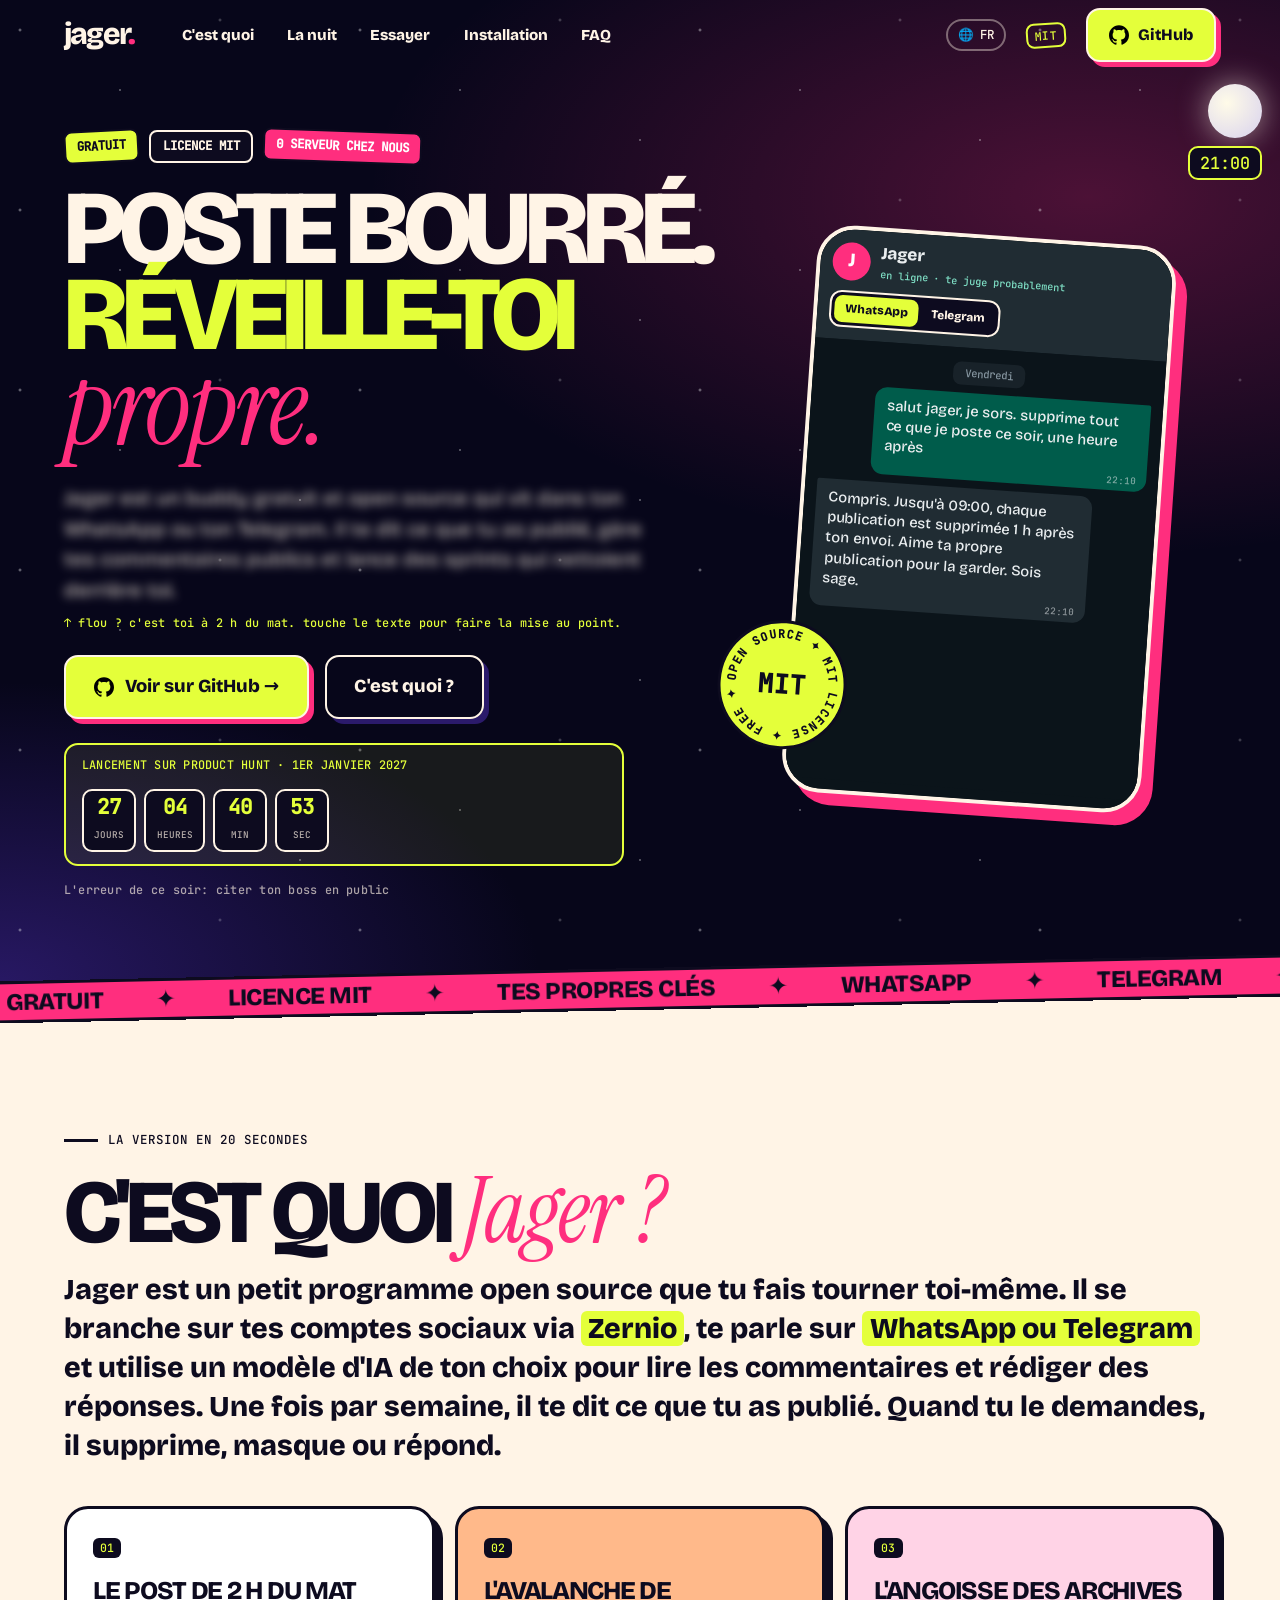
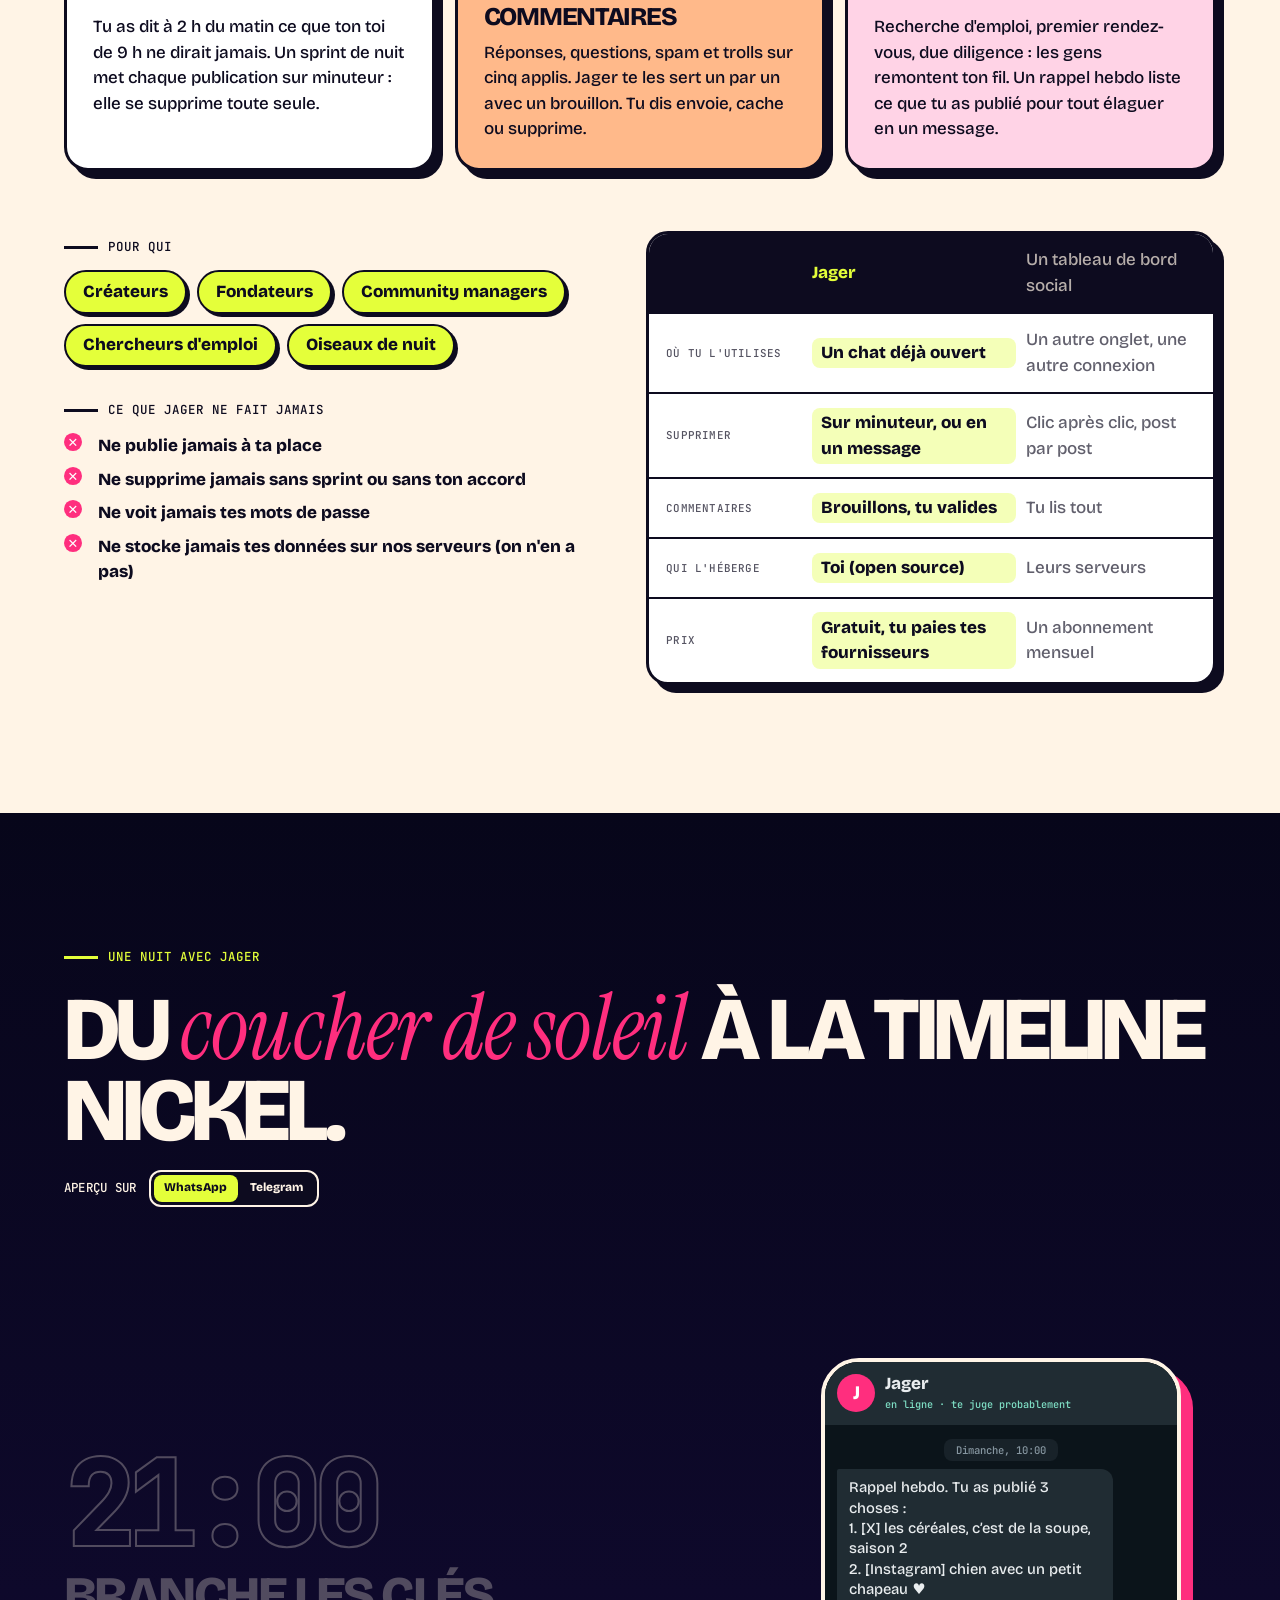
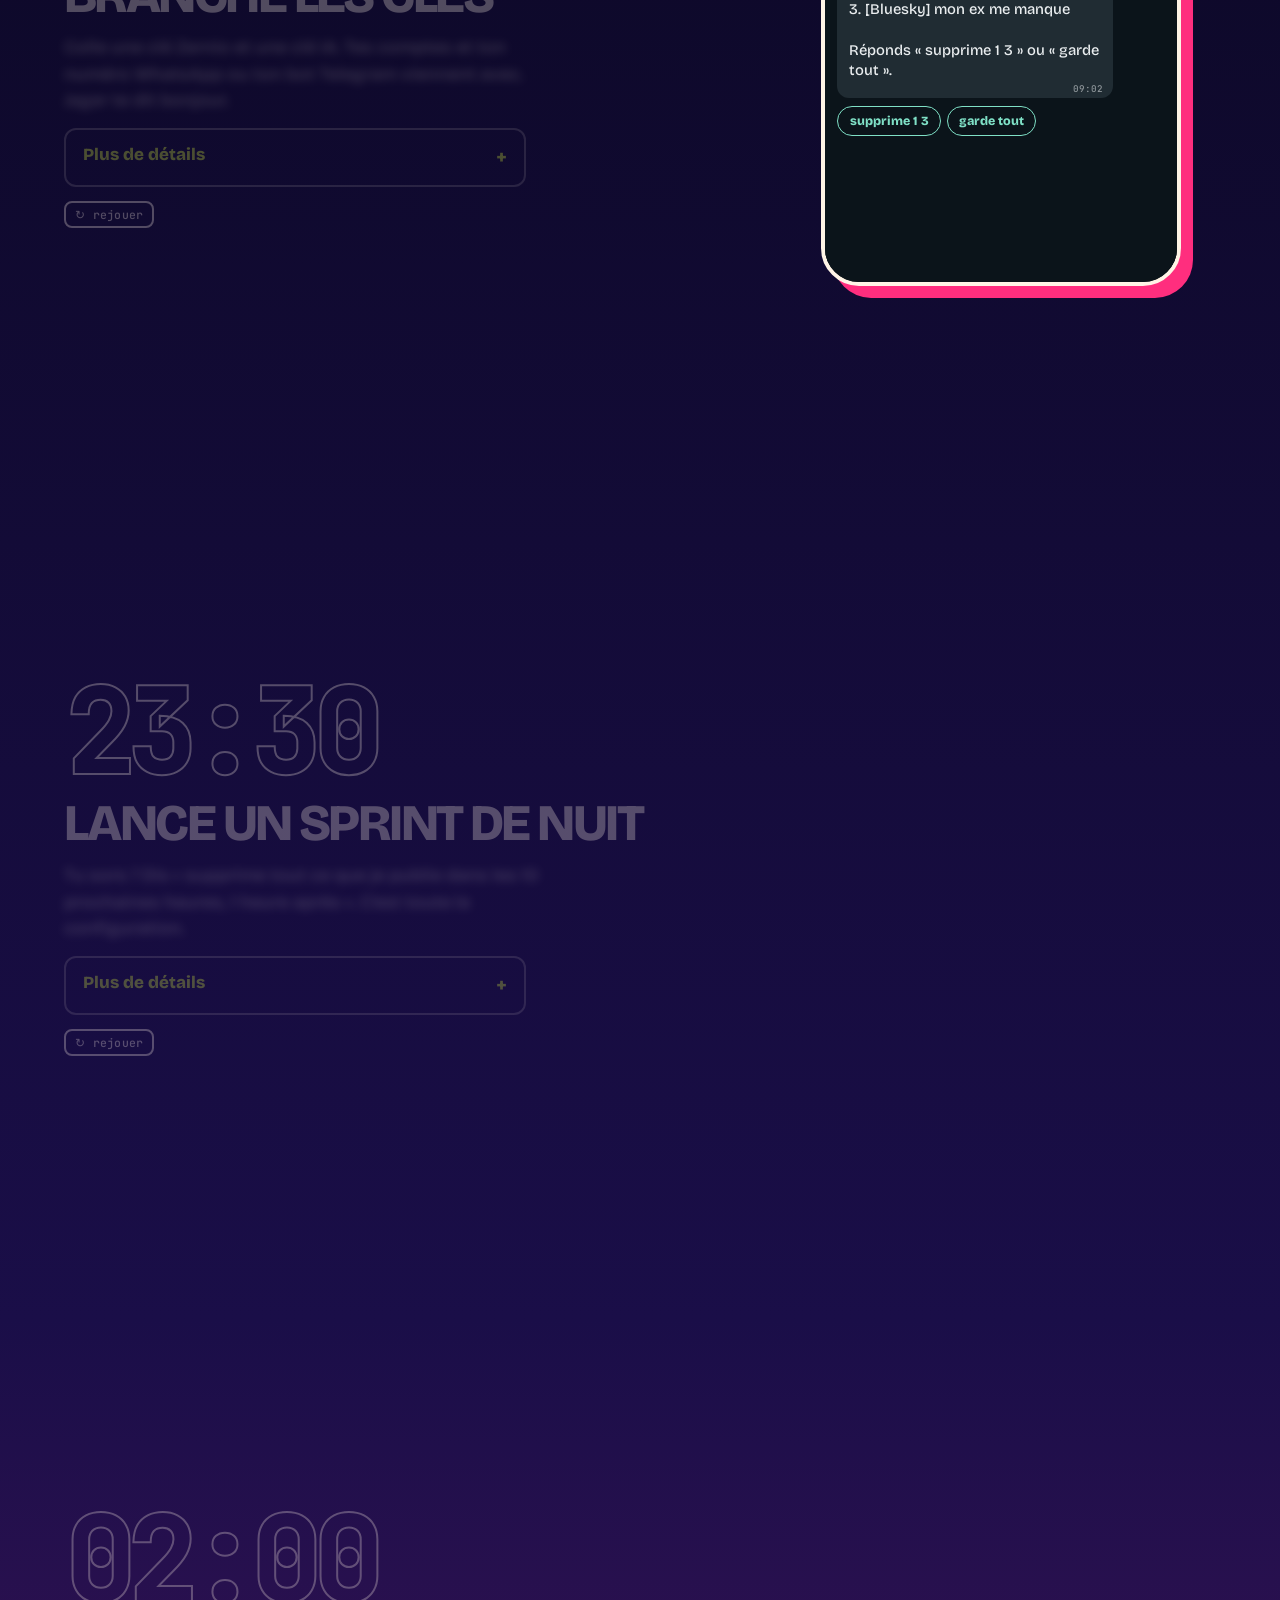
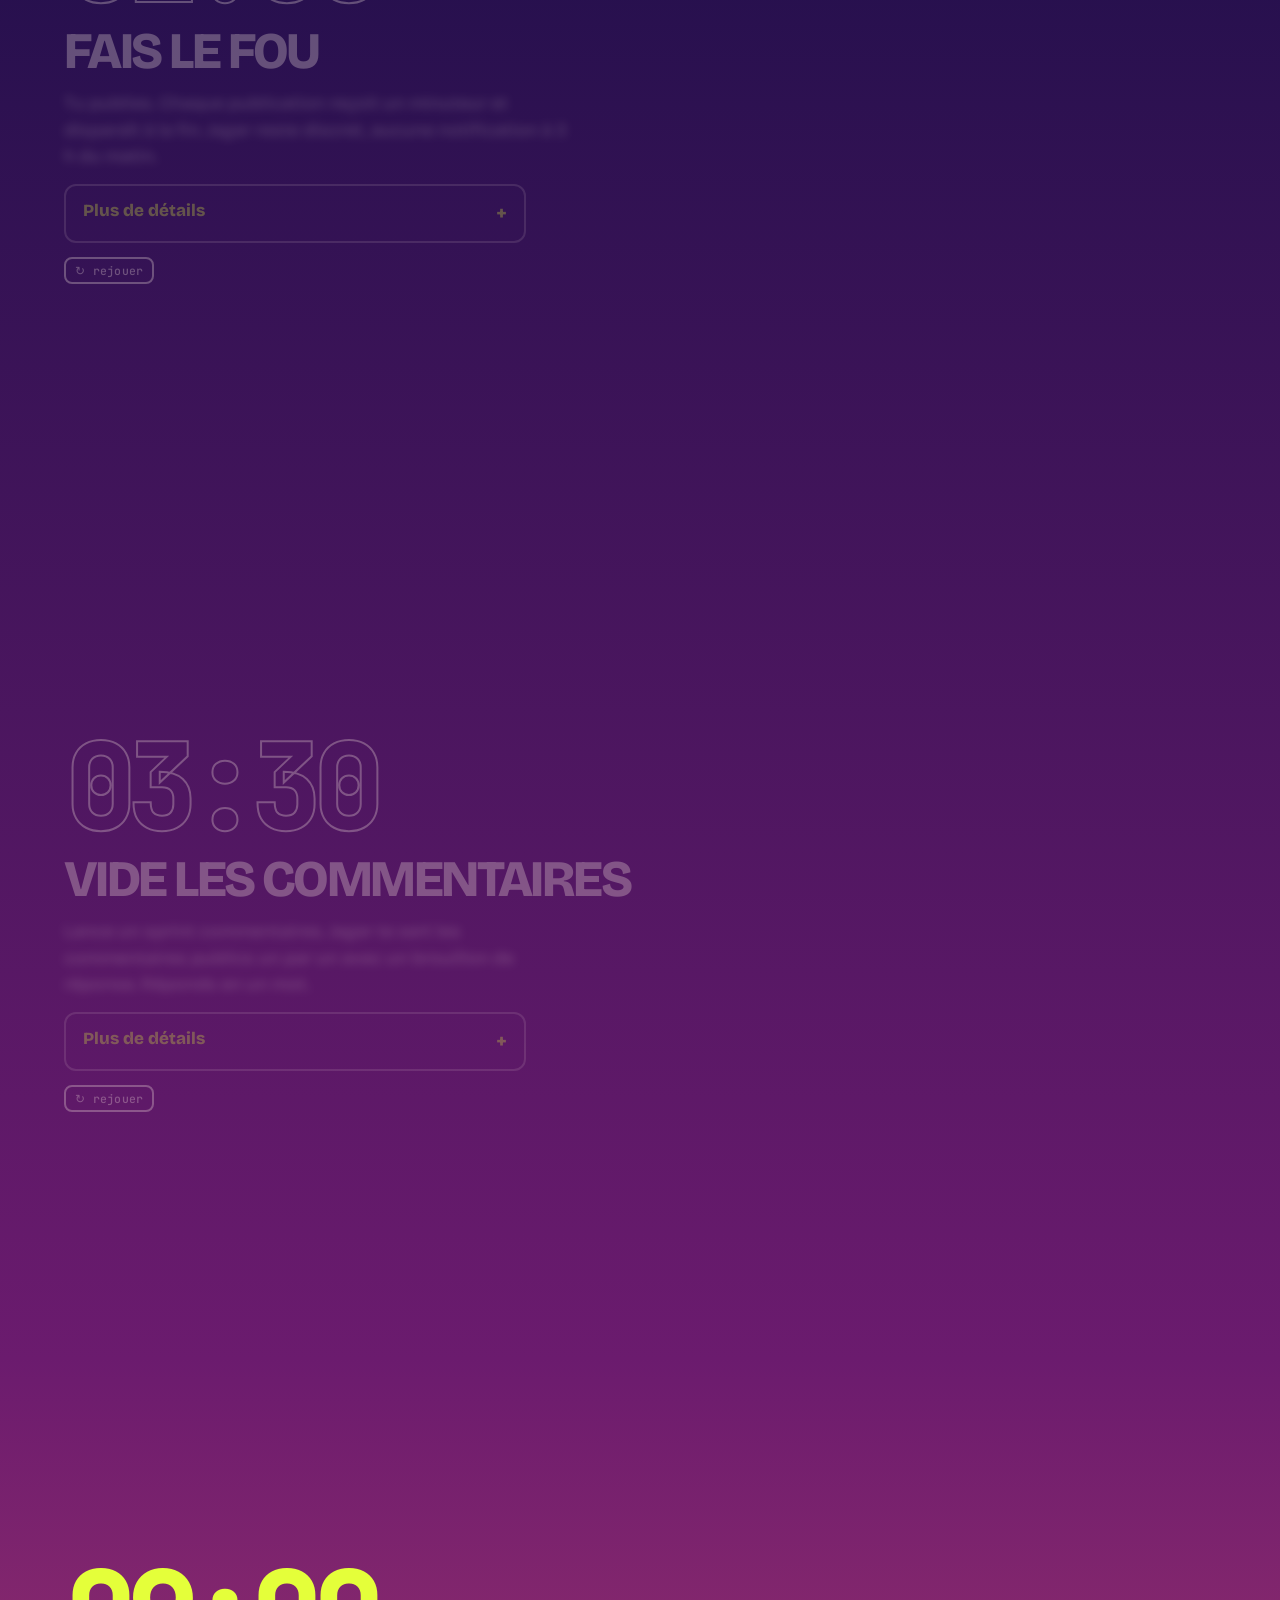
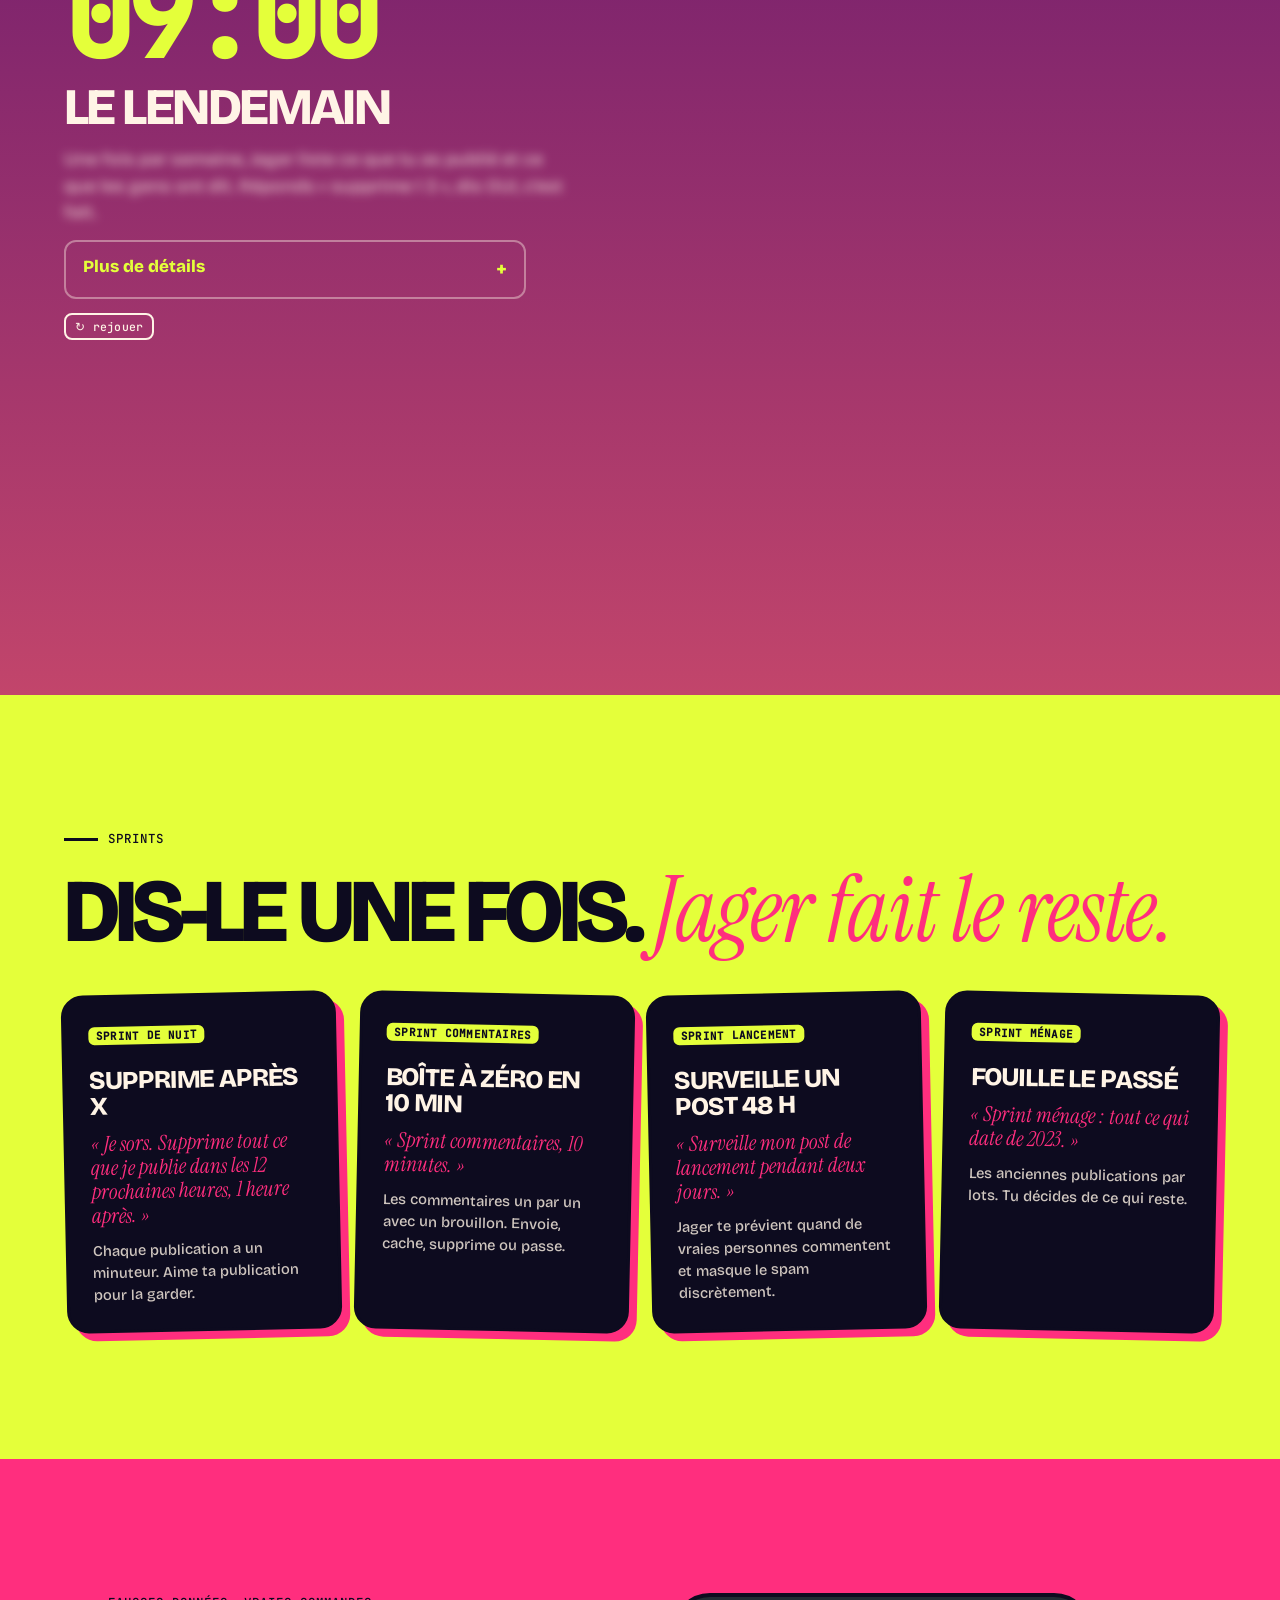
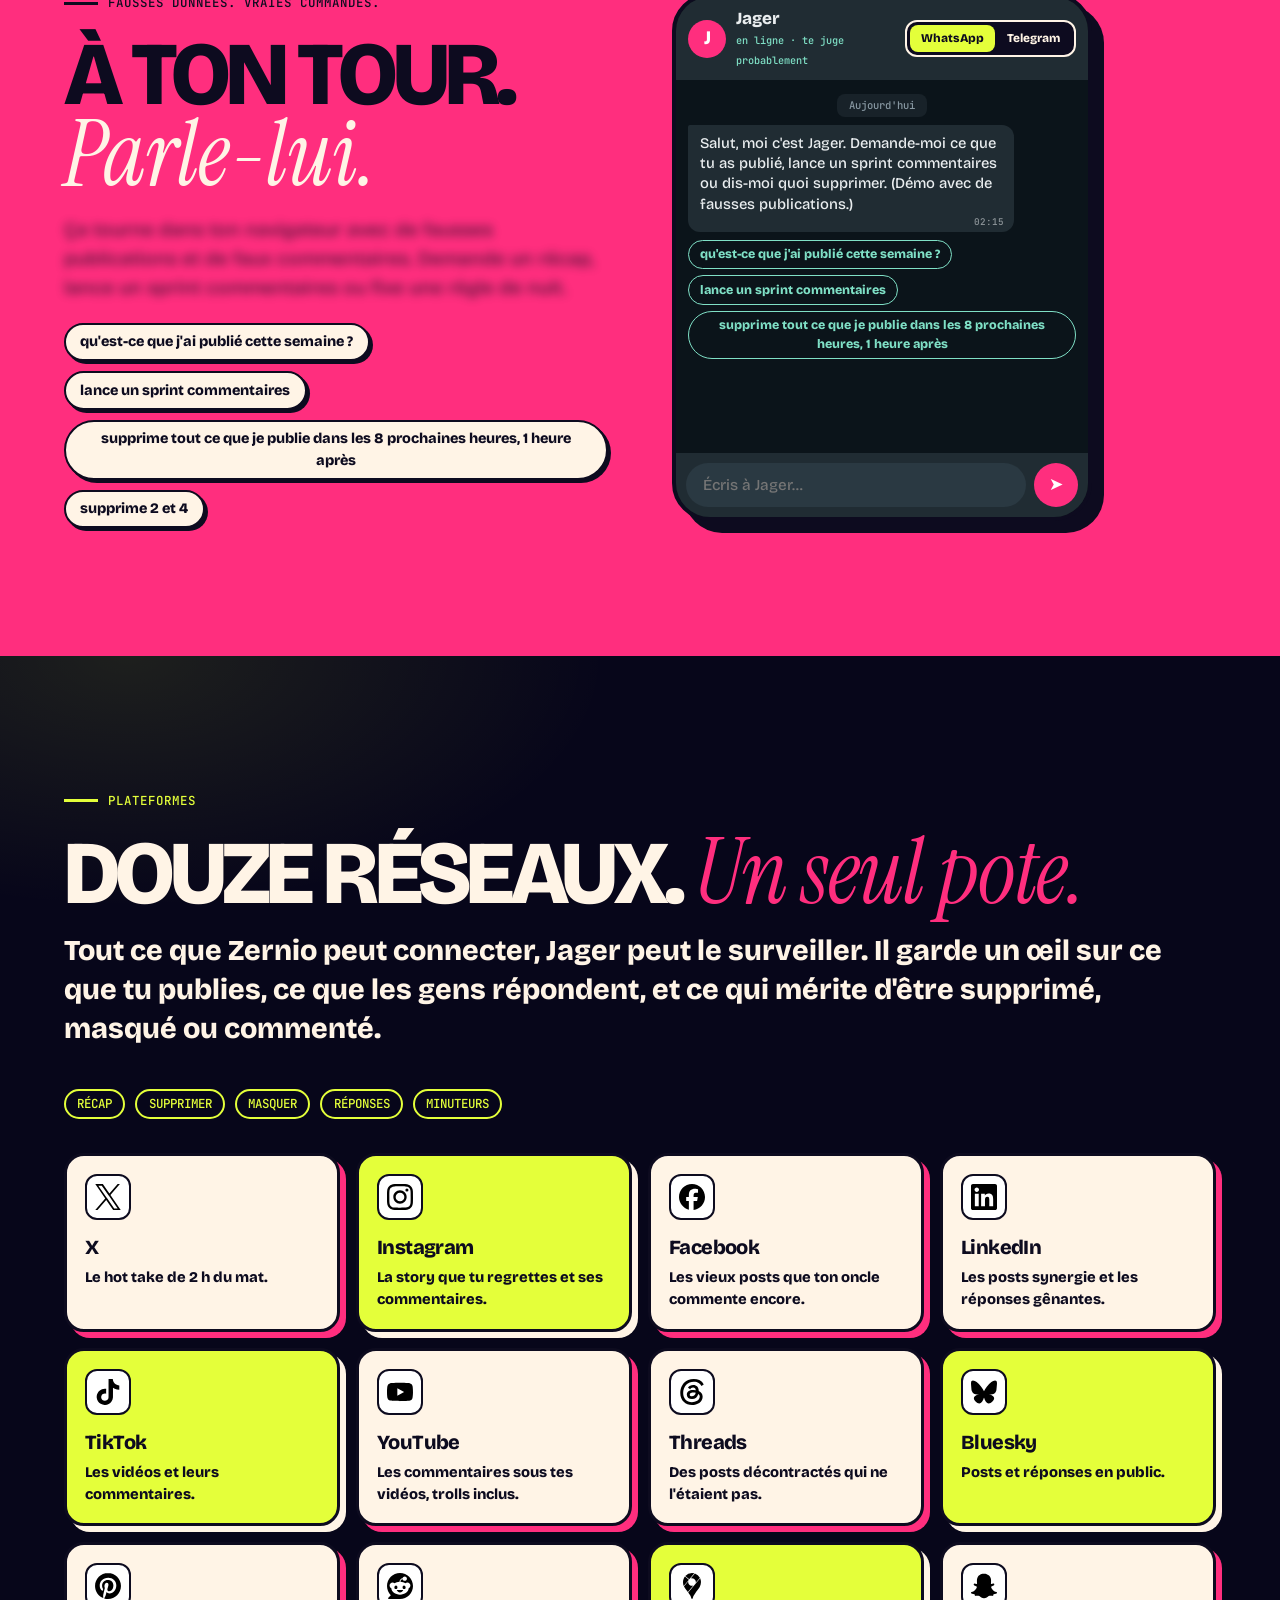
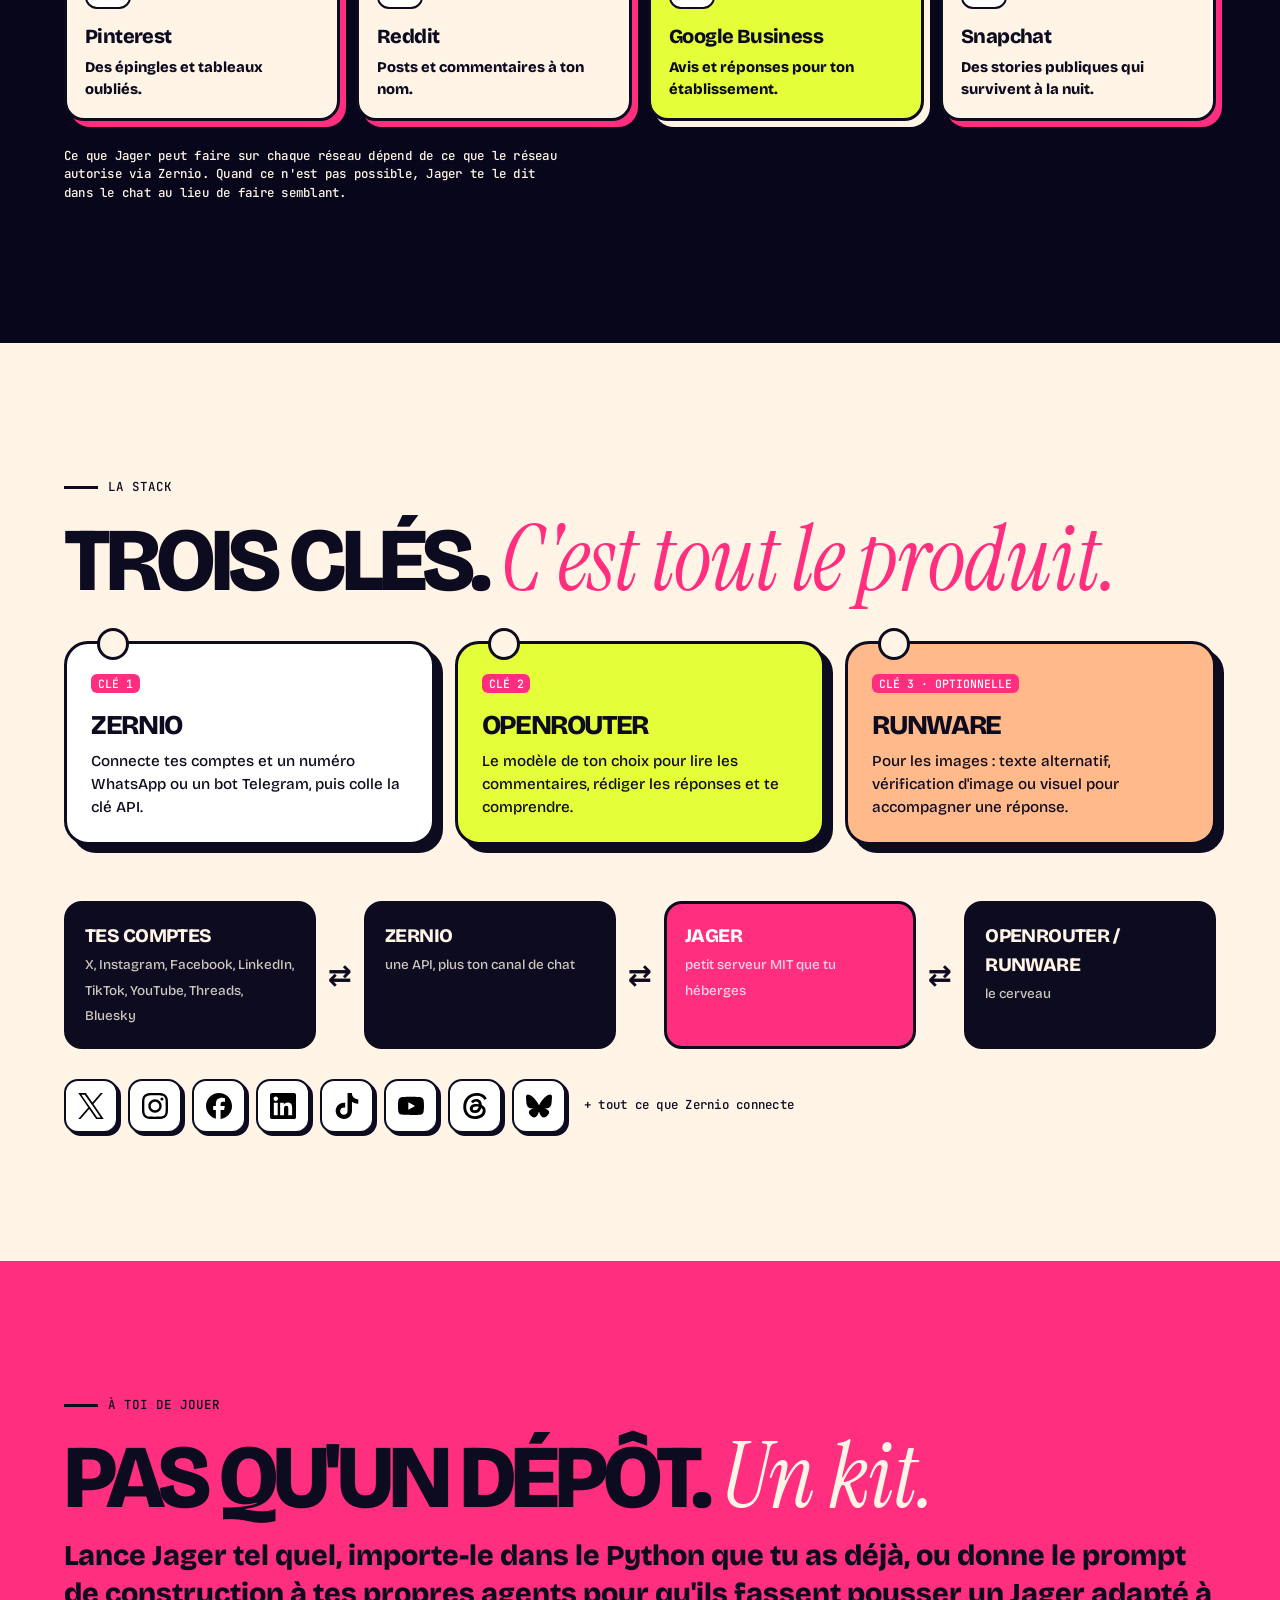
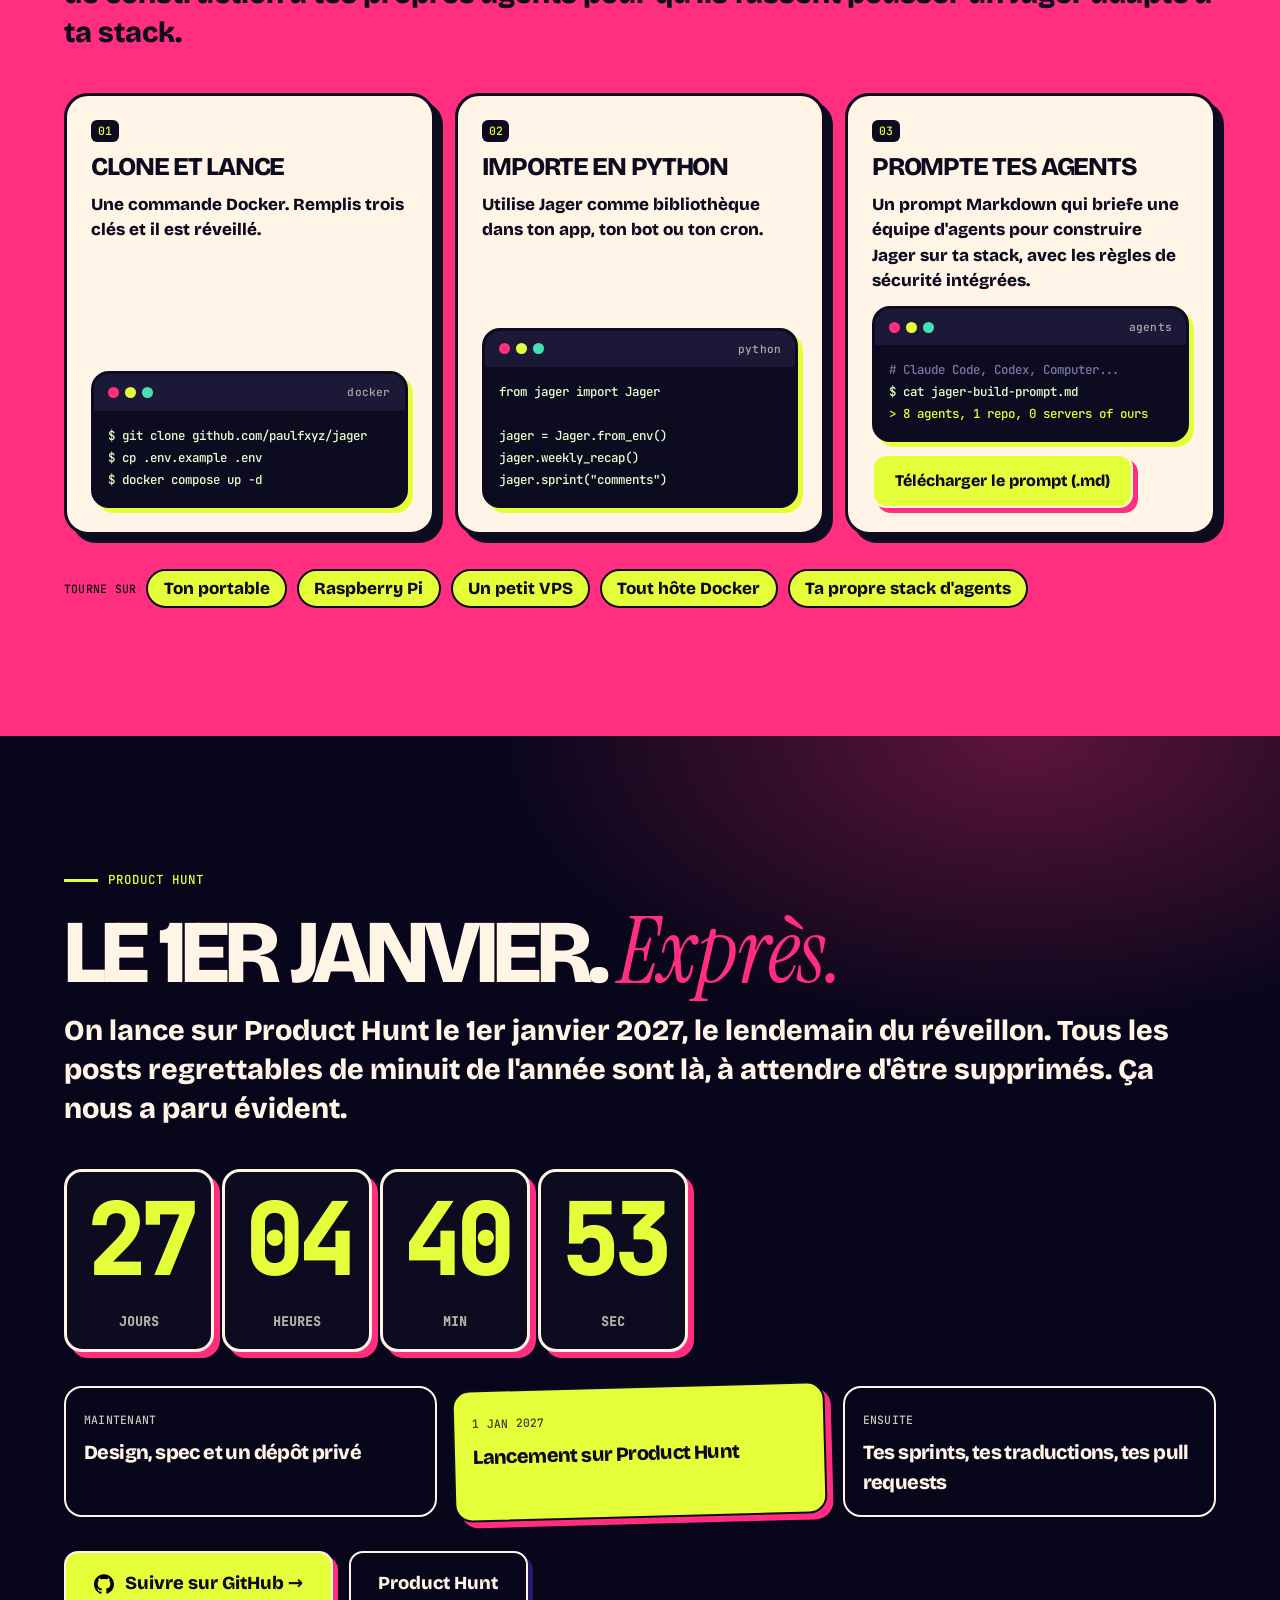
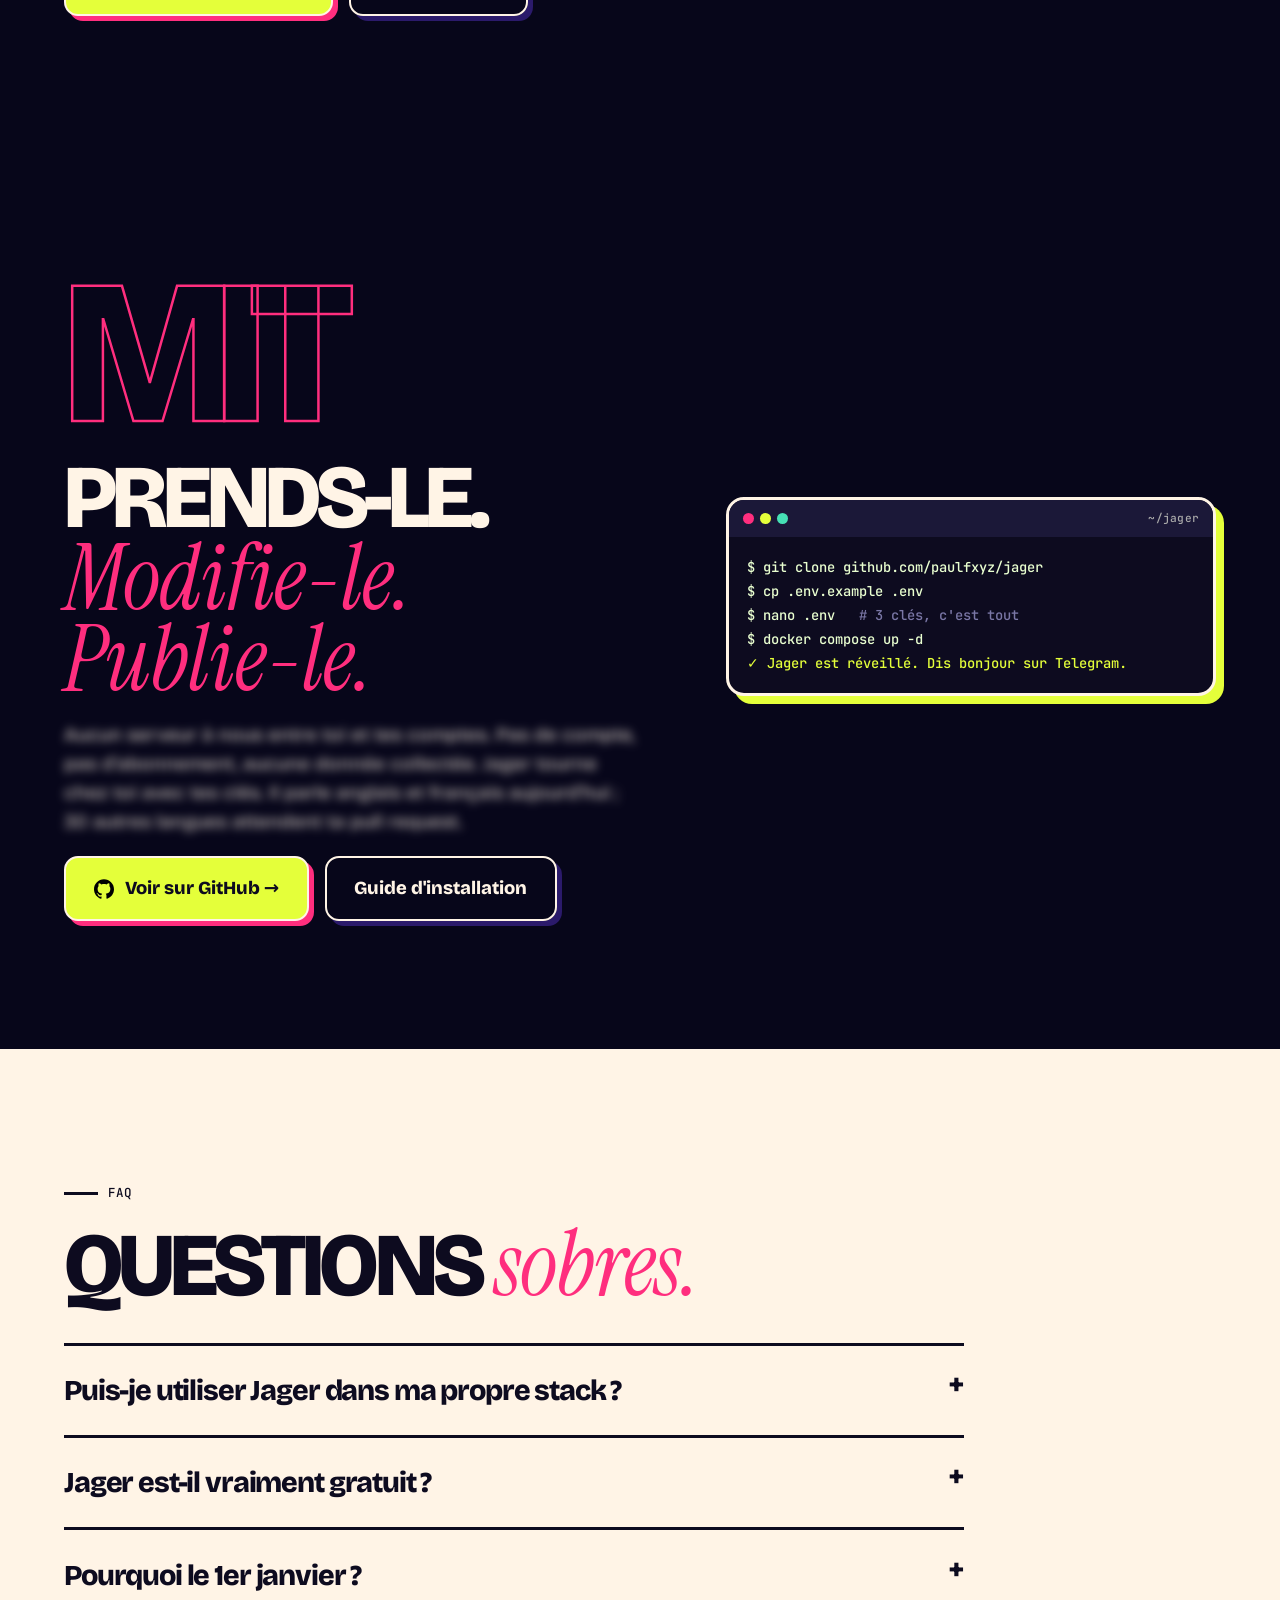
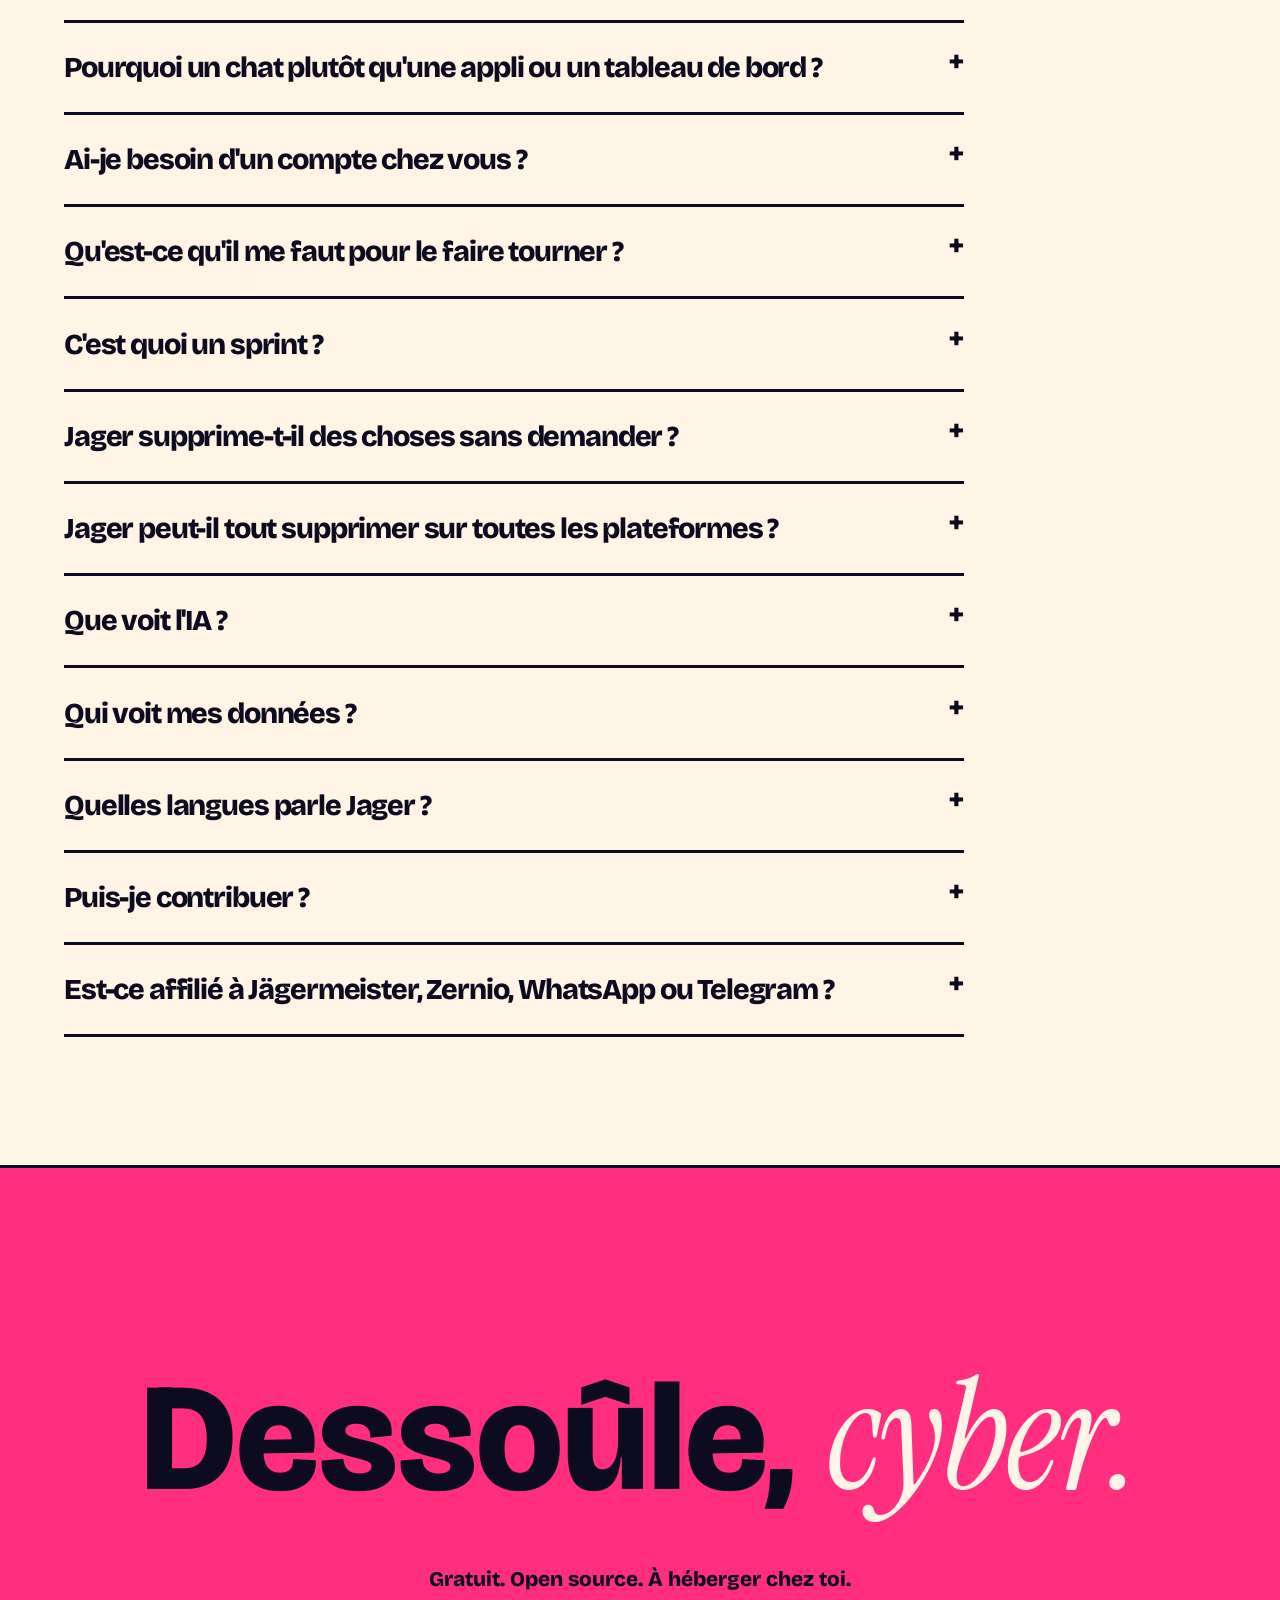
<file: fr/index.html>
<!doctype html><html lang="fr"><head><meta charset="utf-8"><meta name="viewport" content="width=device-width,initial-scale=1">
<title>Jager — le buddy gratuit et open source pour tes commentaires publics</title><meta name="description" content="Jager est un buddy gratuit sous licence MIT sur WhatsApp ou Telegram. Apporte une clé Zernio et une clé IA. Il gère tes commentaires publics, t'envoie des rappels hebdo et lance des sprints qui nettoient derrière toi. Lancement sur Product Hunt le 1er janvier."><meta name="theme-color" content="#07061a">
<link rel="canonical" href="https://jager.social/fr/"><link rel="alternate" hreflang="en" href="https://jager.social/"><link rel="alternate" hreflang="fr" href="https://jager.social/fr/"><link rel="alternate" hreflang="x-default" href="https://jager.social/"><link rel="icon" href="../favicon.svg" type="image/svg+xml">
<meta property="og:type" content="website"><meta property="og:site_name" content="Jager"><meta property="og:title" content="Jager — le buddy gratuit et open source pour tes commentaires publics"><meta property="og:description" content="Jager est un buddy gratuit sous licence MIT sur WhatsApp ou Telegram. Apporte une clé Zernio et une clé IA. Il gère tes commentaires publics, t'envoie des rappels hebdo et lance des sprints qui nettoient derrière toi. Lancement sur Product Hunt le 1er janvier."><meta property="og:image" content="https://jager.social/og.png"><meta name="twitter:card" content="summary_large_image">
<link rel="preload" href="../assets/fonts/BricolageGrotesque-800-normal.woff2" as="font" type="font/woff2" crossorigin>
<link rel="stylesheet" href="../fonts.css"><link rel="stylesheet" href="../night.css"></head>
<body class="on-dark"><script>document.documentElement.classList.add('js');try{if(document.cookie.indexOf('jagerDrunk=off')>-1)document.documentElement.classList.add('no-drunk')}catch(e){}</script><div class="prog" id="prog"></div>
<div class="hud" aria-hidden="true"><div class="orb" id="orb"></div><div class="clock" id="clock">21:00</div></div>
<header class="nav" id="nav"><div class="wrap in"><a class="logo" href="index.html" aria-label="Jager">jager<i>.</i></a>
<ul id="menu"><li><a href="index.html#what">C'est quoi</a></li><li><a href="index.html#night">La nuit</a></li><li><a href="index.html#try">Essayer</a></li><li><a href="setup.html">Installation</a></li><li><a href="index.html#faq">FAQ</a></li><li class="only-m"><a href="https://github.com/paulfxyz" rel="noopener">GitHub</a></li></ul>
<div class="lang"><button class="lang-btn" id="langBtn" type="button" aria-haspopup="listbox" aria-expanded="false" aria-label="Language">🌐 <span>FR</span></button><ul class="lang-list" id="langList" hidden><li><a href="../index.html" hreflang="en">English</a></li><li><a href="index.html" hreflang="fr" aria-current="true">Français</a></li><li class="sep mono">Traductions bienvenues</li><li><button type="button" class="dis" data-lang="中文 (Mandarin)">中文 (Mandarin)</button></li><li><button type="button" class="dis" data-lang="हिन्दी">हिन्दी</button></li><li><button type="button" class="dis" data-lang="Español">Español</button></li><li><button type="button" class="dis" data-lang="العربية">العربية</button></li><li><button type="button" class="dis" data-lang="বাংলা">বাংলা</button></li><li><button type="button" class="dis" data-lang="Português">Português</button></li><li><button type="button" class="dis" data-lang="Русский">Русский</button></li><li><button type="button" class="dis" data-lang="اردو">اردو</button></li><li><button type="button" class="dis" data-lang="Bahasa Indonesia">Bahasa Indonesia</button></li><li><button type="button" class="dis" data-lang="Deutsch">Deutsch</button></li><li><button type="button" class="dis" data-lang="日本語">日本語</button></li><li><button type="button" class="dis" data-lang="Naijá (Pidgin)">Naijá (Pidgin)</button></li><li><button type="button" class="dis" data-lang="मराठी">मराठी</button></li><li><button type="button" class="dis" data-lang="తెలుగు">తెలుగు</button></li><li><button type="button" class="dis" data-lang="Türkçe">Türkçe</button></li><li><button type="button" class="dis" data-lang="தமிழ்">தமிழ்</button></li><li><button type="button" class="dis" data-lang="Tiếng Việt">Tiếng Việt</button></li><li><button type="button" class="dis" data-lang="한국어">한국어</button></li><li><button type="button" class="dis" data-lang="Italiano">Italiano</button></li><li><button type="button" class="dis" data-lang="ไทย">ไทย</button></li><li><button type="button" class="dis" data-lang="ગુજરાતી">ગુજરાતી</button></li><li><button type="button" class="dis" data-lang="فارسی">فارسی</button></li><li><button type="button" class="dis" data-lang="Polski">Polski</button></li><li><button type="button" class="dis" data-lang="Українська">Українська</button></li><li><button type="button" class="dis" data-lang="Kiswahili">Kiswahili</button></li><li><button type="button" class="dis" data-lang="粵語 (Cantonese)">粵語 (Cantonese)</button></li><li><button type="button" class="dis" data-lang="Basa Jawa">Basa Jawa</button></li><li><button type="button" class="dis" data-lang="ਪੰਜਾਬੀ">ਪੰਜਾਬੀ</button></li><li><button type="button" class="dis" data-lang="עברית">עברית</button></li></ul></div>
<span class="mit mono">MIT</span><a class="btn" href="https://github.com/paulfxyz" rel="noopener"><img src="../assets/icons/github.svg" alt="" width="20" height="20"> GitHub</a>
<button class="burger" id="burger" type="button" aria-label="Menu" aria-expanded="false"><span></span><span></span></button></div></header><main>
<section class="hero on-dark"><div class="wrap grid"><div>
<div class="stickers"><span class="stk y">Gratuit</span><span class="stk">Licence MIT</span><span class="stk p">0 serveur chez nous</span></div>
<h1><span class="f">Poste bourré.</span><span class="o">Réveille-toi</span><span class="s">propre.</span></h1>
<p class="sub drunk">Jager est un buddy gratuit et open source qui vit dans ton WhatsApp ou ton Telegram. Il te dit ce que tu as publié, gère tes commentaires publics et lance des sprints qui nettoient derrière toi.</p>
<p class="hint mono">↑ flou ? c'est toi à 2 h du mat. touche le texte pour faire la mise au point.</p>
<div class="cta-row"><a class="btn btn--lg" href="https://github.com/paulfxyz" rel="noopener"><img src="../assets/icons/github.svg" alt="" width="20" height="20"> Voir sur GitHub →</a><a class="btn btn--ghost btn--lg" href="#what">C'est quoi ?</a></div>
<div class="phpill"><span class="mono">Lancement sur Product Hunt · 1er janvier 2027</span><div class="cd " data-cd><div><b data-u>00</b><span>jours</span></div><div><b data-u>00</b><span>heures</span></div><div><b data-u>00</b><span>min</span></div><div><b data-u>00</b><span>sec</span></div></div></div>
<p class="micro mono">L'erreur de ce soir: <span id="rot" data-list="écrire à ton ex|citer ton boss en public|mettre une étoile à un kebab|commenter « épouse-moi » sous le chien d'un inconnu|un post LinkedIn sur la synergie à 3 h du mat">écrire à ton ex</span></p></div>
<div class="hero-phone"><svg class="badge" viewBox="0 0 130 130" aria-hidden="true"><circle cx="65" cy="65" r="63" fill="#e4ff3a" stroke="#0d0b1f" stroke-width="3"/><defs><path id="cp" d="M65,65 m-47,0 a47,47 0 1,1 94,0 a47,47 0 1,1 -94,0"/></defs><text><textPath href="#cp" textLength="290" lengthAdjust="spacing">OPEN SOURCE ✦ MIT LICENSE ✦ FREE ✦</textPath></text><text x="65" y="74" text-anchor="middle" style="font-size:26px;letter-spacing:0">MIT</text></svg>
<div class="phone"><div class="chat" id="heroChat" data-ch="whatsapp" data-auto="1"><div class="c-top"><span class="av">J</span><div class="c-who"><b>Jager</b><small class="c-sub">en ligne · te juge probablement</small></div><div class="c-tabs" role="tablist" aria-label="Channel"><button type="button" role="tab" data-ch="whatsapp" aria-selected="true">WhatsApp</button><button type="button" role="tab" data-ch="telegram" aria-selected="false">Telegram</button></div></div><div class="c-body" aria-live="polite"></div></div></div></div></div></section>
<div class="tick" aria-hidden="true"><div class="tr"><div><span>Gratuit</span><span>Licence MIT</span><span>Tes propres clés</span><span>WhatsApp</span><span>Telegram</span><span>Sprints hebdo</span><span>Sans inscription</span><span>Open source</span></div><div><span>Gratuit</span><span>Licence MIT</span><span>Tes propres clés</span><span>WhatsApp</span><span>Telegram</span><span>Sprints hebdo</span><span>Sans inscription</span><span>Open source</span></div><div><span>Gratuit</span><span>Licence MIT</span><span>Tes propres clés</span><span>WhatsApp</span><span>Telegram</span><span>Sprints hebdo</span><span>Sans inscription</span><span>Open source</span></div><div><span>Gratuit</span><span>Licence MIT</span><span>Tes propres clés</span><span>WhatsApp</span><span>Telegram</span><span>Sprints hebdo</span><span>Sans inscription</span><span>Open source</span></div></div></div>
<section class="sec cream" id="what"><div class="wrap">
<div class="eyebrow rv">La version en 20 secondes</div>
<h2 class="rv">C'est quoi <span class="serif">Jager ?</span></h2>
<p class="big rv">Jager est un petit programme open source que tu fais tourner toi-même. Il se branche sur tes comptes sociaux via <b>Zernio</b>, te parle sur <b>WhatsApp ou Telegram</b> et utilise un modèle d'IA de ton choix pour lire les commentaires et rédiger des réponses. Une fois par semaine, il te dit ce que tu as publié. Quand tu le demandes, il supprime, masque ou répond.</p>
<div class="three"><div class="why rv" style="--d:0.0s"><span class="mono no">01</span><h3>Le post de 2 h du mat</h3><p>Tu as dit à 2 h du matin ce que ton toi de 9 h ne dirait jamais. Un sprint de nuit met chaque publication sur minuteur : elle se supprime toute seule.</p></div><div class="why rv" style="--d:0.06s"><span class="mono no">02</span><h3>L'avalanche de commentaires</h3><p>Réponses, questions, spam et trolls sur cinq applis. Jager te les sert un par un avec un brouillon. Tu dis envoie, cache ou supprime.</p></div><div class="why rv" style="--d:0.12s"><span class="mono no">03</span><h3>L'angoisse des archives</h3><p>Recherche d'emploi, premier rendez-vous, due diligence : les gens remontent ton fil. Un rappel hebdo liste ce que tu as publié pour tout élaguer en un message.</p></div></div>
<div class="duo2"><div class="rv"><div class="eyebrow">Pour qui</div><div class="chips2"><span>Créateurs</span><span>Fondateurs</span><span>Community managers</span><span>Chercheurs d'emploi</span><span>Oiseaux de nuit</span></div>
<div class="eyebrow" style="margin-top:34px">Ce que Jager ne fait jamais</div><ul class="never"><li>Ne publie jamais à ta place</li><li>Ne supprime jamais sans sprint ou sans ton accord</li><li>Ne voit jamais tes mots de passe</li><li>Ne stocke jamais tes données sur nos serveurs (on n'en a pas)</li></ul></div>
<div class="cmp rv"><div class="ch"><span></span><b>Jager</b><i>Un tableau de bord social</i></div><div class="cr"><span class="mono">Où tu l'utilises</span><b>Un chat déjà ouvert</b><i>Un autre onglet, une autre connexion</i></div><div class="cr"><span class="mono">Supprimer</span><b>Sur minuteur, ou en un message</b><i>Clic après clic, post par post</i></div><div class="cr"><span class="mono">Commentaires</span><b>Brouillons, tu valides</b><i>Tu lis tout</i></div><div class="cr"><span class="mono">Qui l'héberge</span><b>Toi (open source)</b><i>Leurs serveurs</i></div><div class="cr"><span class="mono">Prix</span><b>Gratuit, tu paies tes fournisseurs</b><i>Un abonnement mensuel</i></div></div></div>
</div></section>
<section class="sec story-sec on-dark" id="night"><div class="wrap">
<div class="eyebrow rv" style="color:var(--acid)">Une nuit avec Jager</div>
<h2 class="rv">Du <span class="serif">coucher de soleil</span> à la timeline nickel.</h2>
<div class="chan-pick rv"><span class="mono">Aperçu sur</span><div class="c-tabs" role="tablist" aria-label="Channel"><button type="button" role="tab" data-ch="whatsapp" aria-selected="true">WhatsApp</button><button type="button" role="tab" data-ch="telegram" aria-selected="false">Telegram</button></div></div>
<div class="story" id="story"><div class="chaps"><article class="chap" data-n="1"><div class="hh">21:00</div><h3>Branche les clés</h3><p class="drunk">Colle une clé Zernio et une clé IA. Tes comptes et ton numéro WhatsApp ou ton bot Telegram viennent avec. Jager te dit bonjour.</p><details class="more"><summary>Plus de détails</summary><p>Zernio gère les connexions à chaque plateforme. OpenRouter est le cerveau. Runware est optionnel, pour les images. Jager ne voit jamais un mot de passe.</p></details><button class="replay mono" type="button">↻ rejouer</button></article><article class="chap" data-n="2"><div class="hh">23:30</div><h3>Lance un sprint de nuit</h3><p class="drunk">Tu sors ? Dis « supprime tout ce que je publie dans les 10 prochaines heures, 1 heure après ». C'est toute la configuration.</p><details class="more"><summary>Plus de détails</summary><p>Dis « stop » et le sprint s'arrête aussitôt. En heures ou en jours, comme tu veux.</p></details><button class="replay mono" type="button">↻ rejouer</button></article><article class="chap" data-n="3"><div class="hh">02:00</div><h3>Fais le fou</h3><p class="drunk">Tu publies. Chaque publication reçoit un minuteur et disparaît à la fin. Jager reste discret, aucune notification à 3 h du matin.</p><details class="more"><summary>Plus de détails</summary><p>Aime ta propre publication pour la garder. Quand une plateforme n'autorise pas la suppression par une appli, Jager nettoie les commentaires et réponses et te dit ce qu'il n'a pas pu retirer.</p></details><button class="replay mono" type="button">↻ rejouer</button></article><article class="chap" data-n="4"><div class="hh">03:30</div><h3>Vide les commentaires</h3><p class="drunk">Lance un sprint commentaires. Jager te sert les commentaires publics un par un avec un brouillon de réponse. Réponds en un mot.</p><details class="more"><summary>Plus de détails</summary><p>Les réponses sont rédigées par le modèle IA que tu as choisi et ne partent jamais sans ton accord.</p></details><button class="replay mono" type="button">↻ rejouer</button></article><article class="chap" data-n="5"><div class="hh">09:00</div><h3>Le lendemain</h3><p class="drunk">Une fois par semaine, Jager liste ce que tu as publié et ce que les gens ont dit. Réponds « supprime 1 3 », dis OUI, c'est fait.</p><details class="more"><summary>Plus de détails</summary><p>Les rappels ne suppriment jamais rien tout seuls et les grosses suppressions demandent toujours confirmation.</p></details><button class="replay mono" type="button">↻ rejouer</button></article></div>
<div class="stage" id="stage" data-s="1"><div class="stage-in"><div class="phone"><div class="chat" id="stChat" data-ch="whatsapp" data-auto="0"><div class="c-top"><span class="av">J</span><div class="c-who"><b>Jager</b><small class="c-sub">en ligne · te juge probablement</small></div></div><div class="c-body" aria-live="polite"></div></div></div><div class="fcard"><div class="fc-top mono"><b>Ton fil</b><span class="fc-clock" id="fcClock">00:00</span></div><div class="fc-list" id="stFeed"></div></div></div></div></div>
</div></section>
<section class="sec spr"><div class="wrap"><div class="eyebrow rv">Sprints</div><h2 class="rv">Dis-le une fois. <span class="serif">Jager fait le reste.</span></h2>
<div class="sp-grid">
<article class="sp rv"><span class="mono tag">sprint de nuit</span><h3>Supprime après X</h3><blockquote>« Je sors. Supprime tout ce que je publie dans les 12 prochaines heures, 1 heure après. »</blockquote><p>Chaque publication a un minuteur. Aime ta publication pour la garder.</p></article>
<article class="sp rv" style="--d:.06s"><span class="mono tag">sprint commentaires</span><h3>Boîte à zéro en 10 min</h3><blockquote>« Sprint commentaires, 10 minutes. »</blockquote><p>Les commentaires un par un avec un brouillon. Envoie, cache, supprime ou passe.</p></article>
<article class="sp rv" style="--d:.12s"><span class="mono tag">sprint lancement</span><h3>Surveille un post 48 h</h3><blockquote>« Surveille mon post de lancement pendant deux jours. »</blockquote><p>Jager te prévient quand de vraies personnes commentent et masque le spam discrètement.</p></article>
<article class="sp rv" style="--d:.18s"><span class="mono tag">sprint ménage</span><h3>Fouille le passé</h3><blockquote>« Sprint ménage : tout ce qui date de 2023. »</blockquote><p>Les anciennes publications par lots. Tu décides de ce qui reste.</p></article></div></div></section>
<section class="sec try" id="try"><div class="wrap try-grid"><div><div class="eyebrow rv">Fausses données. Vraies commandes.</div><h2 class="rv">À ton tour. <span class="serif">Parle-lui.</span></h2>
<p class="lead rv drunk" style="font-size:1.2rem;max-width:44ch">Ça tourne dans ton navigateur avec de fausses publications et de faux commentaires. Demande un récap, lance un sprint commentaires ou fixe une règle de nuit.</p>
<div class="chips rv" id="ideas"><button type="button">qu'est-ce que j'ai publié cette semaine ?</button><button type="button">lance un sprint commentaires</button><button type="button">supprime tout ce que je publie dans les 8 prochaines heures, 1 heure après</button><button type="button">supprime 2 et 4</button></div></div>
<div class="rv"><div class="phone"><div class="chat" id="tryChat" data-ch="whatsapp" data-auto="0"><div class="c-top"><span class="av">J</span><div class="c-who"><b>Jager</b><small class="c-sub">en ligne · te juge probablement</small></div><div class="c-tabs" role="tablist" aria-label="Channel"><button type="button" role="tab" data-ch="whatsapp" aria-selected="true">WhatsApp</button><button type="button" role="tab" data-ch="telegram" aria-selected="false">Telegram</button></div></div><div class="c-body" aria-live="polite"></div><form class="c-form" autocomplete="off"><label class="sr" for="tryChatIn">Écris à Jager…</label><input id="tryChatIn" type="text" maxlength="160" placeholder="Écris à Jager…"><button type="submit" aria-label="Send">➤</button></form></div></div></div></div></section>
<section class="sec plat on-dark" id="platforms"><div class="wrap"><div class="eyebrow rv" style="color:var(--acid)">Plateformes</div>
<h2 class="rv">Douze réseaux. <span class="serif">Un seul pote.</span></h2>
<p class="big rv" style="max-width:62ch">Tout ce que Zernio peut connecter, Jager peut le surveiller. Il garde un œil sur ce que tu publies, ce que les gens répondent, et ce qui mérite d'être supprimé, masqué ou commenté.</p>
<div class="pw rv"><span>Récap</span><span>Supprimer</span><span>Masquer</span><span>Réponses</span><span>Minuteurs</span></div>
<div class="pgrid"><div class="pc rv" style="--d:0.00s"><span class="pi"><img src="../assets/icons/x.svg" alt=""></span><b>X</b><p>Le hot take de 2 h du mat.</p></div><div class="pc rv" style="--d:0.04s"><span class="pi"><img src="../assets/icons/instagram.svg" alt=""></span><b>Instagram</b><p>La story que tu regrettes et ses commentaires.</p></div><div class="pc rv" style="--d:0.08s"><span class="pi"><img src="../assets/icons/facebook.svg" alt=""></span><b>Facebook</b><p>Les vieux posts que ton oncle commente encore.</p></div><div class="pc rv" style="--d:0.12s"><span class="pi"><img src="../assets/icons/linkedin.svg" alt=""></span><b>LinkedIn</b><p>Les posts synergie et les réponses gênantes.</p></div><div class="pc rv" style="--d:0.16s"><span class="pi"><img src="../assets/icons/tiktok.svg" alt=""></span><b>TikTok</b><p>Les vidéos et leurs commentaires.</p></div><div class="pc rv" style="--d:0.20s"><span class="pi"><img src="../assets/icons/youtube.svg" alt=""></span><b>YouTube</b><p>Les commentaires sous tes vidéos, trolls inclus.</p></div><div class="pc rv" style="--d:0.24s"><span class="pi"><img src="../assets/icons/threads.svg" alt=""></span><b>Threads</b><p>Des posts décontractés qui ne l'étaient pas.</p></div><div class="pc rv" style="--d:0.28s"><span class="pi"><img src="../assets/icons/bluesky.svg" alt=""></span><b>Bluesky</b><p>Posts et réponses en public.</p></div><div class="pc rv" style="--d:0.32s"><span class="pi"><img src="../assets/icons/pinterest.svg" alt=""></span><b>Pinterest</b><p>Des épingles et tableaux oubliés.</p></div><div class="pc rv" style="--d:0.36s"><span class="pi"><img src="../assets/icons/reddit.svg" alt=""></span><b>Reddit</b><p>Posts et commentaires à ton nom.</p></div><div class="pc rv" style="--d:0.40s"><span class="pi"><img src="../assets/icons/googlemaps.svg" alt=""></span><b>Google Business</b><p>Avis et réponses pour ton établissement.</p></div><div class="pc rv" style="--d:0.44s"><span class="pi"><img src="../assets/icons/snapchat.svg" alt=""></span><b>Snapchat</b><p>Des stories publiques qui survivent à la nuit.</p></div></div>
<p class="pnote mono rv">Ce que Jager peut faire sur chaque réseau dépend de ce que le réseau autorise via Zernio. Quand ce n'est pas possible, Jager te le dit dans le chat au lieu de faire semblant.</p>
</div></section>
<section class="sec cream" id="stack"><div class="wrap"><div class="eyebrow rv">La stack</div><h2 class="rv">Trois clés. <span class="serif">C'est tout le produit.</span></h2>
<div class="keys"><div class="key rv"><span class="no">clé 1</span><b>Zernio</b><p>Connecte tes comptes et un numéro WhatsApp ou un bot Telegram, puis colle la clé API.</p></div>
<div class="key rv" style="--d:.06s"><span class="no">clé 2</span><b>OpenRouter</b><p>Le modèle de ton choix pour lire les commentaires, rédiger les réponses et te comprendre.</p></div>
<div class="key rv" style="--d:.12s"><span class="no">clé 3 · optionnelle</span><b>Runware</b><p>Pour les images : texte alternatif, vérification d'image ou visuel pour accompagner une réponse.</p></div></div>
<div class="flow rv"><div class="nd"><b>Tes comptes</b><span>X, Instagram, Facebook, LinkedIn, TikTok, YouTube, Threads, Bluesky</span></div><div class="ar">⇄</div><div class="nd"><b>Zernio</b><span>une API, plus ton canal de chat</span></div><div class="ar">⇄</div><div class="nd hot"><b>Jager</b><span>petit serveur MIT que tu héberges</span></div><div class="ar">⇄</div><div class="nd"><b>OpenRouter / Runware</b><span>le cerveau</span></div></div>
<div class="logos rv"><span class="lg"><img src="../assets/icons/x.svg" alt="X"></span><span class="lg"><img src="../assets/icons/instagram.svg" alt="Instagram"></span><span class="lg"><img src="../assets/icons/facebook.svg" alt="Facebook"></span><span class="lg"><img src="../assets/icons/linkedin.svg" alt="LinkedIn"></span><span class="lg"><img src="../assets/icons/tiktok.svg" alt="TikTok"></span><span class="lg"><img src="../assets/icons/youtube.svg" alt="YouTube"></span><span class="lg"><img src="../assets/icons/threads.svg" alt="Threads"></span><span class="lg"><img src="../assets/icons/bluesky.svg" alt="Bluesky"></span><span class="more-l mono">+ tout ce que Zernio connecte</span></div></div></section>
<section class="sec runit" id="run"><div class="wrap"><div class="eyebrow rv">À toi de jouer</div>
<h2 class="rv">Pas qu'un dépôt. <span class="serif">Un kit.</span></h2>
<p class="big rv" style="max-width:62ch">Lance Jager tel quel, importe-le dans le Python que tu as déjà, ou donne le prompt de construction à tes propres agents pour qu'ils fassent pousser un Jager adapté à ta stack.</p>
<div class="rgrid">
<div class="rc rv"><span class="no">01</span><h3>Clone et lance</h3><p>Une commande Docker. Remplis trois clés et il est réveillé.</p>
<div class="term"><div class="term-bar"><i></i><i></i><i></i><span class="mono">docker</span></div><pre>$ git clone github.com/paulfxyz/jager
$ cp .env.example .env
$ docker compose up -d</pre></div></div>
<div class="rc rv" style="--d:.07s"><span class="no">02</span><h3>Importe en Python</h3><p>Utilise Jager comme bibliothèque dans ton app, ton bot ou ton cron.</p>
<div class="term"><div class="term-bar"><i></i><i></i><i></i><span class="mono">python</span></div><pre>from jager import Jager

jager = Jager.from_env()
jager.weekly_recap()
jager.sprint("comments")</pre></div></div>
<div class="rc rv" style="--d:.14s"><span class="no">03</span><h3>Prompte tes agents</h3><p>Un prompt Markdown qui briefe une équipe d'agents pour construire Jager sur ta stack, avec les règles de sécurité intégrées.</p>
<div class="term"><div class="term-bar"><i></i><i></i><i></i><span class="mono">agents</span></div><pre><span class="c"># Claude Code, Codex, Computer...</span>
$ cat jager-build-prompt.md
<span class="g">&gt; 8 agents, 1 repo, 0 servers of ours</span></pre></div>
<a class="btn" href="../jager-build-prompt.md" download>Télécharger le prompt (.md)</a></div></div>
<div class="where rv"><span class="mono">Tourne sur</span><i>Ton portable</i><i>Raspberry Pi</i><i>Un petit VPS</i><i>Tout hôte Docker</i><i>Ta propre stack d'agents</i></div>
</div></section>
<section class="sec launch on-dark" id="launch"><div class="wrap">
<div class="eyebrow rv" style="color:var(--acid)">Product Hunt</div>
<h2 class="rv">Le 1er janvier. <span class="serif">Exprès.</span></h2>
<p class="big rv" style="max-width:60ch">On lance sur Product Hunt le 1er janvier 2027, le lendemain du réveillon. Tous les posts regrettables de minuit de l'année sont là, à attendre d'être supprimés. Ça nous a paru évident.</p>
<div class="rv"><div class="cd big" data-cd><div><b data-u>00</b><span>jours</span></div><div><b data-u>00</b><span>heures</span></div><div><b data-u>00</b><span>min</span></div><div><b data-u>00</b><span>sec</span></div></div></div>
<div class="tline rv"><div><span class="mono">Maintenant</span><b>Design, spec et un dépôt privé</b></div><div class="hot"><span class="mono">1 jan 2027</span><b>Lancement sur Product Hunt</b></div><div><span class="mono">Ensuite</span><b>Tes sprints, tes traductions, tes pull requests</b></div></div>
<div class="cta-row rv" style="margin-top:34px"><a class="btn btn--lg" href="https://github.com/paulfxyz" rel="noopener"><img src="../assets/icons/github.svg" alt="" width="20" height="20"> Suivre sur GitHub →</a><a class="btn btn--ghost btn--lg" href="https://www.producthunt.com" rel="noopener">Product Hunt</a></div></div></section>
<section class="sec oss on-dark"><div class="wrap oss-grid"><div><div class="mitbig rv">MIT</div><h2 class="rv">Prends-le. <span class="serif">Modifie-le. Publie-le.</span></h2>
<p class="drunk" style="font-size:1.2rem;max-width:44ch">Aucun serveur à nous entre toi et tes comptes. Pas de compte, pas d'abonnement, aucune donnée collectée. Jager tourne chez toi avec tes clés. Il parle anglais et français aujourd'hui ; 30 autres langues attendent ta pull request.</p>
<div class="cta-row rv" style="margin-top:20px"><a class="btn btn--lg" href="https://github.com/paulfxyz" rel="noopener"><img src="../assets/icons/github.svg" alt="" width="20" height="20"> Voir sur GitHub →</a><a class="btn btn--ghost btn--lg" href="setup.html">Guide d'installation</a></div></div>
<div class="term rv"><div class="term-bar"><i></i><i></i><i></i><span class="mono">~/jager</span></div><pre>$ git clone github.com/paulfxyz/jager
$ cp .env.example .env
$ nano .env   <span class="c"># 3 clés, c'est tout</span>
$ docker compose up -d
<span class="g">✓ Jager est réveillé. Dis bonjour sur Telegram.</span></pre></div></div></section>
<section class="sec cream" id="faq"><div class="wrap"><div class="eyebrow rv">FAQ</div><h2 class="rv">Questions <span class="serif">sobres.</span></h2>
<div class="faq rv"><details><summary>Puis-je utiliser Jager dans ma propre stack ?</summary><p>Oui. Lance-le avec Docker, importe-le comme bibliothèque Python, ou donne le prompt de construction Markdown à tes propres agents pour qu'ils bâtissent une version adaptée à ton installation. Le tout est sous licence MIT.</p></details><details><summary>Jager est-il vraiment gratuit ?</summary><p>Oui. Il est open source sous licence MIT. Tu ne paies que les fournisseurs dont tu apportes les clés, comme Zernio et ton fournisseur d'IA.</p></details><details><summary>Pourquoi le 1er janvier ?</summary><p>Parce que le lendemain du réveillon est le matin le plus regrettable de l'année. Tout le monde a publié quelque chose à minuit. On lance sur Product Hunt ce jour-là, exprès.</p></details><details><summary>Pourquoi un chat plutôt qu'une appli ou un tableau de bord ?</summary><p>Les tableaux de bord sont pour les gens sobres qui ont le temps. Un chat est déjà ouvert sur ton téléphone. Jager vient à toi, pose une question et attend une réponse en un mot.</p></details><details><summary>Ai-je besoin d'un compte chez vous ?</summary><p>Non. Il n'y a rien à créer. Tu fais tourner Jager toi-même et rien ne passe par nos serveurs.</p></details><details><summary>Qu'est-ce qu'il me faut pour le faire tourner ?</summary><p>Une clé API Zernio avec tes canaux connectés, une clé OpenRouter (ou Runware pour les images), et une machine qui reste allumée : un portable, un petit serveur ou un Raspberry Pi.</p></details><details><summary>C'est quoi un sprint ?</summary><p>Une tâche limitée dans le temps que tu lances en une phrase. Un sprint de nuit supprime ce que tu publies après un délai. Un sprint commentaires vide ta boîte avec des brouillons de réponse. Un sprint lancement surveille une publication pendant quelques jours. Un sprint ménage passe en revue les anciennes publications.</p></details><details><summary>Jager supprime-t-il des choses sans demander ?</summary><p>Seulement dans un sprint que tu as lancé. Les rappels hebdo ne suppriment jamais rien tout seuls et les grosses suppressions demandent toujours confirmation.</p></details><details><summary>Jager peut-il tout supprimer sur toutes les plateformes ?</summary><p>Il fait ce que l'API de chaque plateforme permet. Sur certaines, comme Instagram et TikTok, les applis ne peuvent gérer que les commentaires et réponses. Jager te dit ce qu'il a pu et n'a pas pu retirer.</p></details><details><summary>Que voit l'IA ?</summary><p>Seulement ce qui est nécessaire : le texte d'un commentaire et le contexte du brouillon. Cela part chez le fournisseur de modèle que tu as choisi, avec ta propre clé. Jager ne garde rien de notre côté.</p></details><details><summary>Qui voit mes données ?</summary><p>Ton serveur, Zernio et le fournisseur d'IA que tu choisis. Jager lui-même ne collecte rien. Lis le code pour vérifier.</p></details><details><summary>Quelles langues parle Jager ?</summary><p>Anglais et français aujourd'hui, sur le site et dans le chat. Le menu des langues en liste 30 autres, dont l'hébreu et l'arabe. Les traductions sont bienvenues en pull request.</p></details><details><summary>Puis-je contribuer ?</summary><p>Volontiers. Ouvre une issue ou une pull request sur GitHub.</p></details><details><summary>Est-ce affilié à Jägermeister, Zernio, WhatsApp ou Telegram ?</summary><p>Non, à aucun. Jägermeister n'est qu'un jeu de mots, et très dans le ton.</p></details></div></div></section>
<section class="closer"><div class="wrap"><h2 class="rv">Dessoûle, <span class="serif">cyber.</span></h2><p class="rv">Gratuit. Open source. À héberger chez toi.</p><a class="btn btn--lg rv" href="https://github.com/paulfxyz" rel="noopener"><img src="../assets/icons/github.svg" alt="" width="20" height="20"> Voir sur GitHub →</a></div></section>
</main><footer class="foot"><div class="wrap">
<div class="sf-pitch"><div><span class="sf-pill mono"><b></b> Gratuit · open source · MIT</span>
<h2 class="sf-title">Dernier verre.<br><span class='serif'>Timeline propre.</span></h2>
<p class="sf-sub">Jager est un buddy gratuit sous licence MIT pour tes commentaires et publications publics. Apporte une clé Zernio. Discute sur WhatsApp ou Telegram.</p>
<div class="sf-cta"><a class="btn btn--pink btn--lg" href="https://github.com/paulfxyz" rel="noopener"><img src="../assets/icons/github.svg" alt="" width="20" height="20"> Voir sur GitHub →</a><a class="sf-ask" href="mailto:ask@jager.social">ask@jager.social</a></div></div>
<nav class="sf-cols" aria-label="Footer">
<div><h4 class="mono">Projet</h4><a href="index.html#what">C'est quoi</a><a href="index.html#night">La nuit</a><a href="index.html#try">Essayer</a><a href="setup.html">Guide d'installation</a><a href="index.html#faq">FAQ</a></div>
<div><h4 class="mono">Construit avec</h4><a href="https://zernio.com" rel="noopener">Zernio</a><a href="https://openrouter.ai" rel="noopener">OpenRouter</a><a href="https://runware.ai" rel="noopener">Runware</a></div>
<div><h4 class="mono">Open source</h4><a href="https://github.com/paulfxyz" rel="noopener">GitHub</a><a href="setup.html#license">Licence MIT</a><a href="setup.html#contribute">Contribuer</a></div>
<div><h4 class="mono">Dis bonjour</h4><a href="mailto:ask@jager.social">Contact</a><button type="button" id="footLang">Langues</button><a href="https://iris.online" rel="noopener">Iris</a><a href="https://digital.spot" rel="noopener">Digital Spot</a></div></nav></div>
<div class="sf-word" aria-hidden="true">Jager</div>
<div class="sf-legal"><a class="logo" href="index.html">jager<i>.</i></a>
<ul class="sf-facts"><li>© 2026 Enki Ltd. Publié sous licence MIT</li><li>N° d'entreprise 2067348138</li><li>14 Antim I Street, fl. 1 &amp; 2, Sofia, Bulgaria</li><li><a href="mailto:ask@jager.social">ask@jager.social</a></li><li><button type="button" class="dtoggle mono" id="drunkToggle" aria-pressed="true">Mode ivre: <b>ON</b></button></li></ul>
<p class="sf-note">Jager est un projet frère de <a href="https://iris.online" rel="noopener">Iris</a> et <a href="https://digital.spot" rel="noopener">Digital Spot</a>, réalisés par Enki Ltd. Le logiciel est fourni tel quel, sans garantie. Les marques et logos appartiennent à leurs propriétaires ; aucune approbation n'est sous-entendue. Non affilié à Jägermeister, Zernio, WhatsApp, Telegram ou Meta. Bois et publie avec modération.</p></div>
</div></footer><div class="toast" id="toast" role="status" aria-live="polite"></div>
<script src="../chat.js" defer></script><script src="../night.js" defer></script></body></html>
</file>
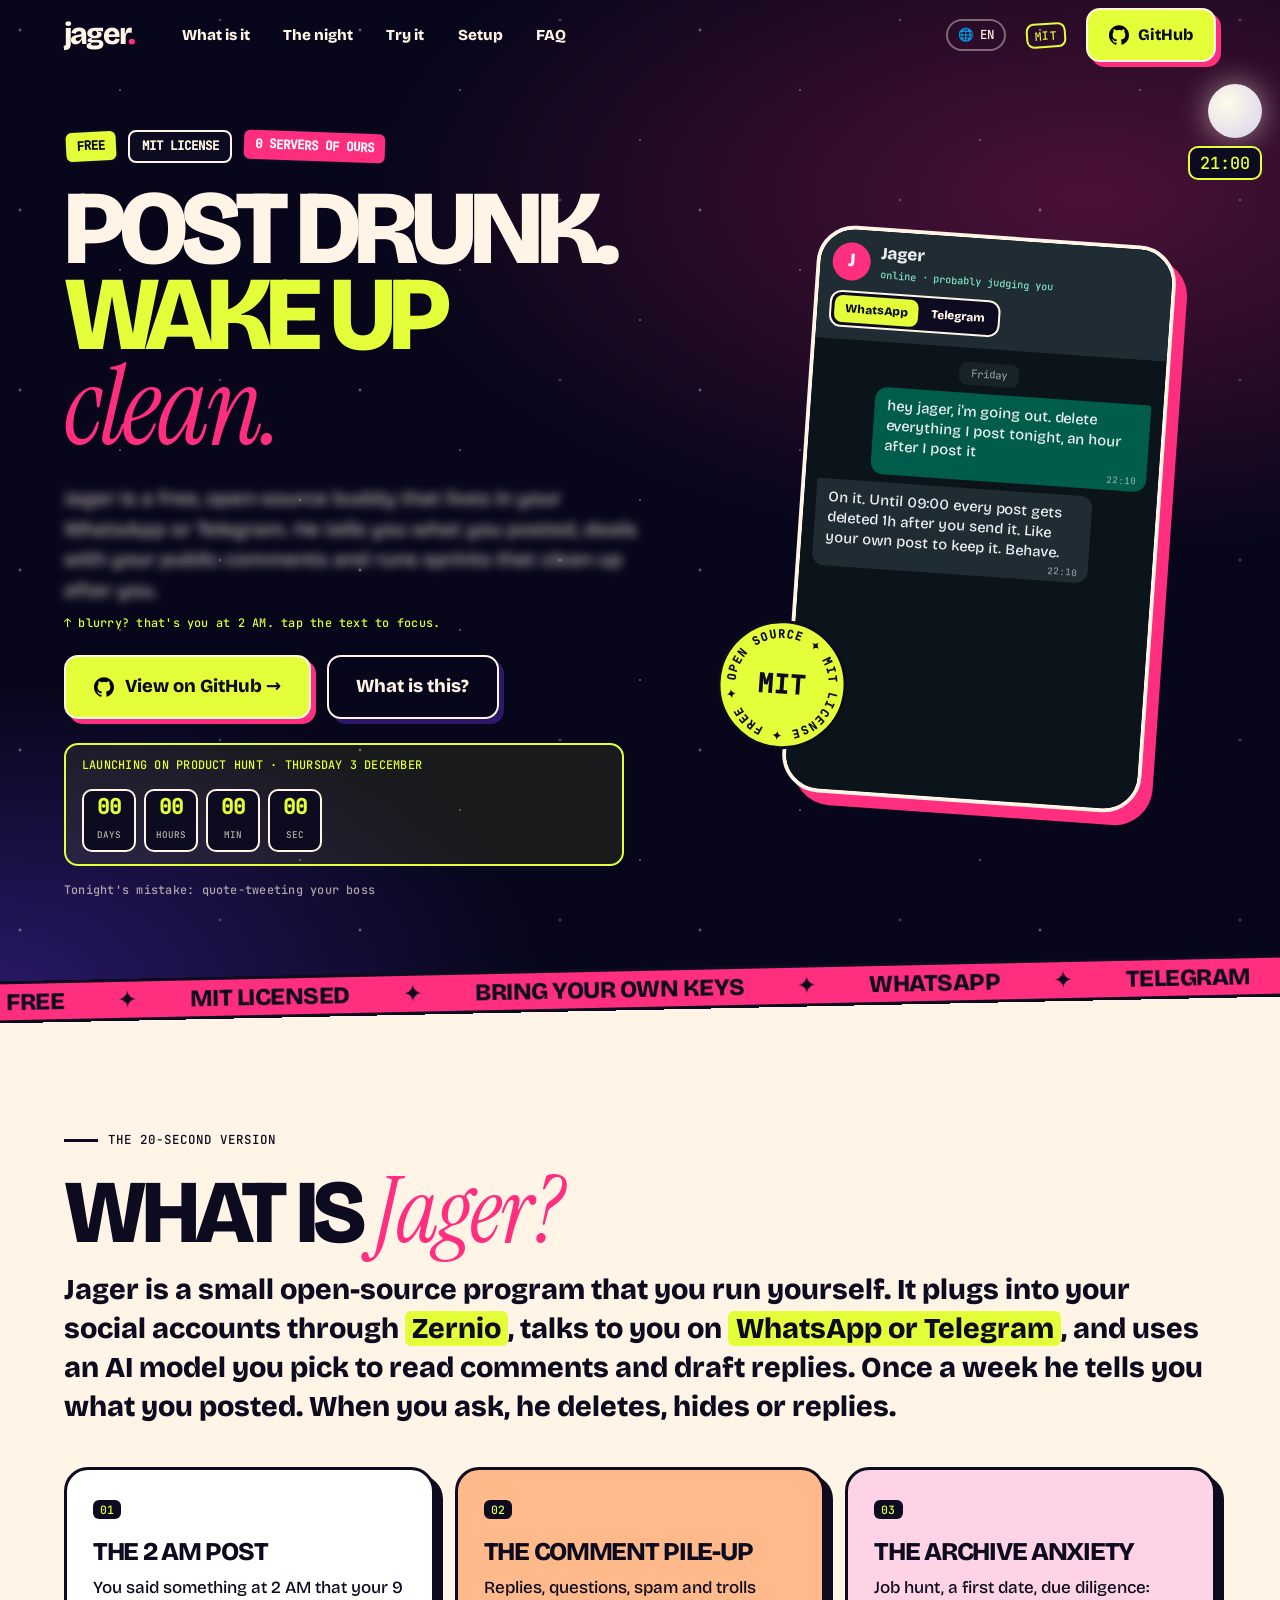
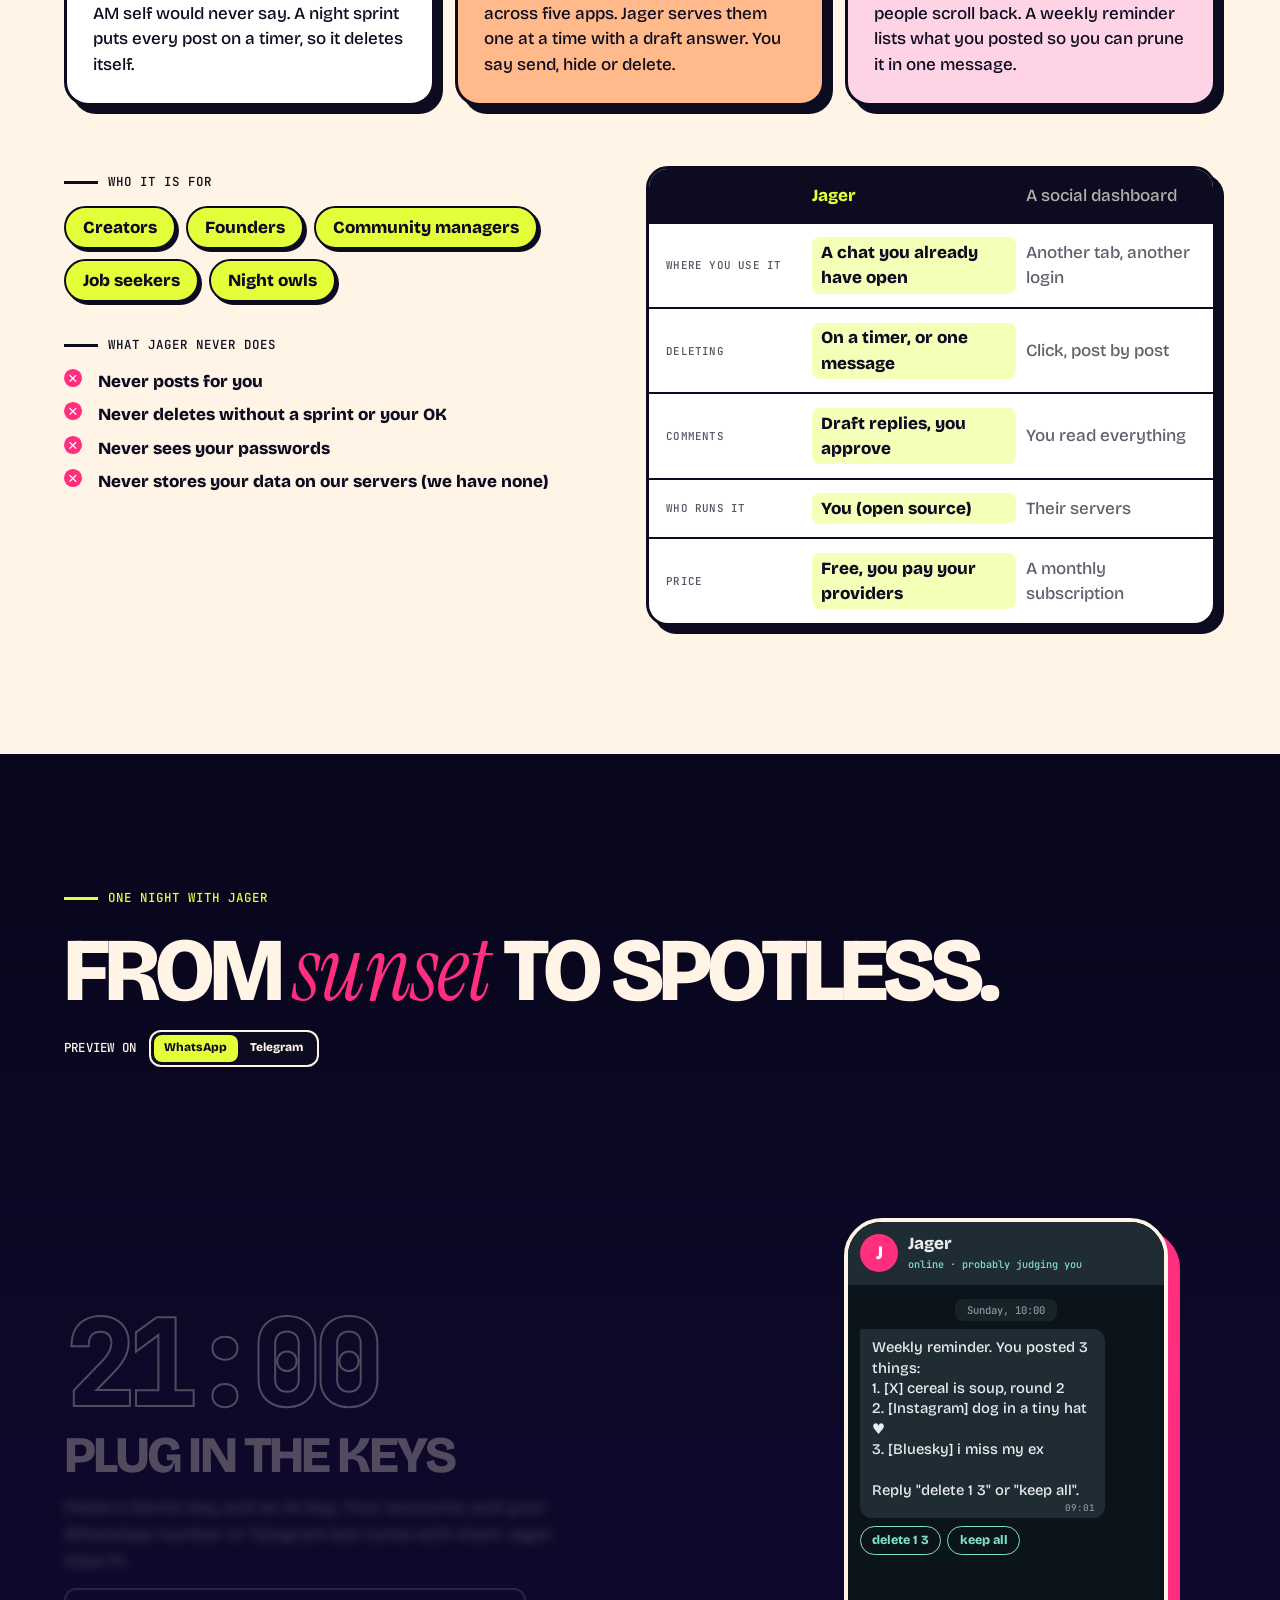
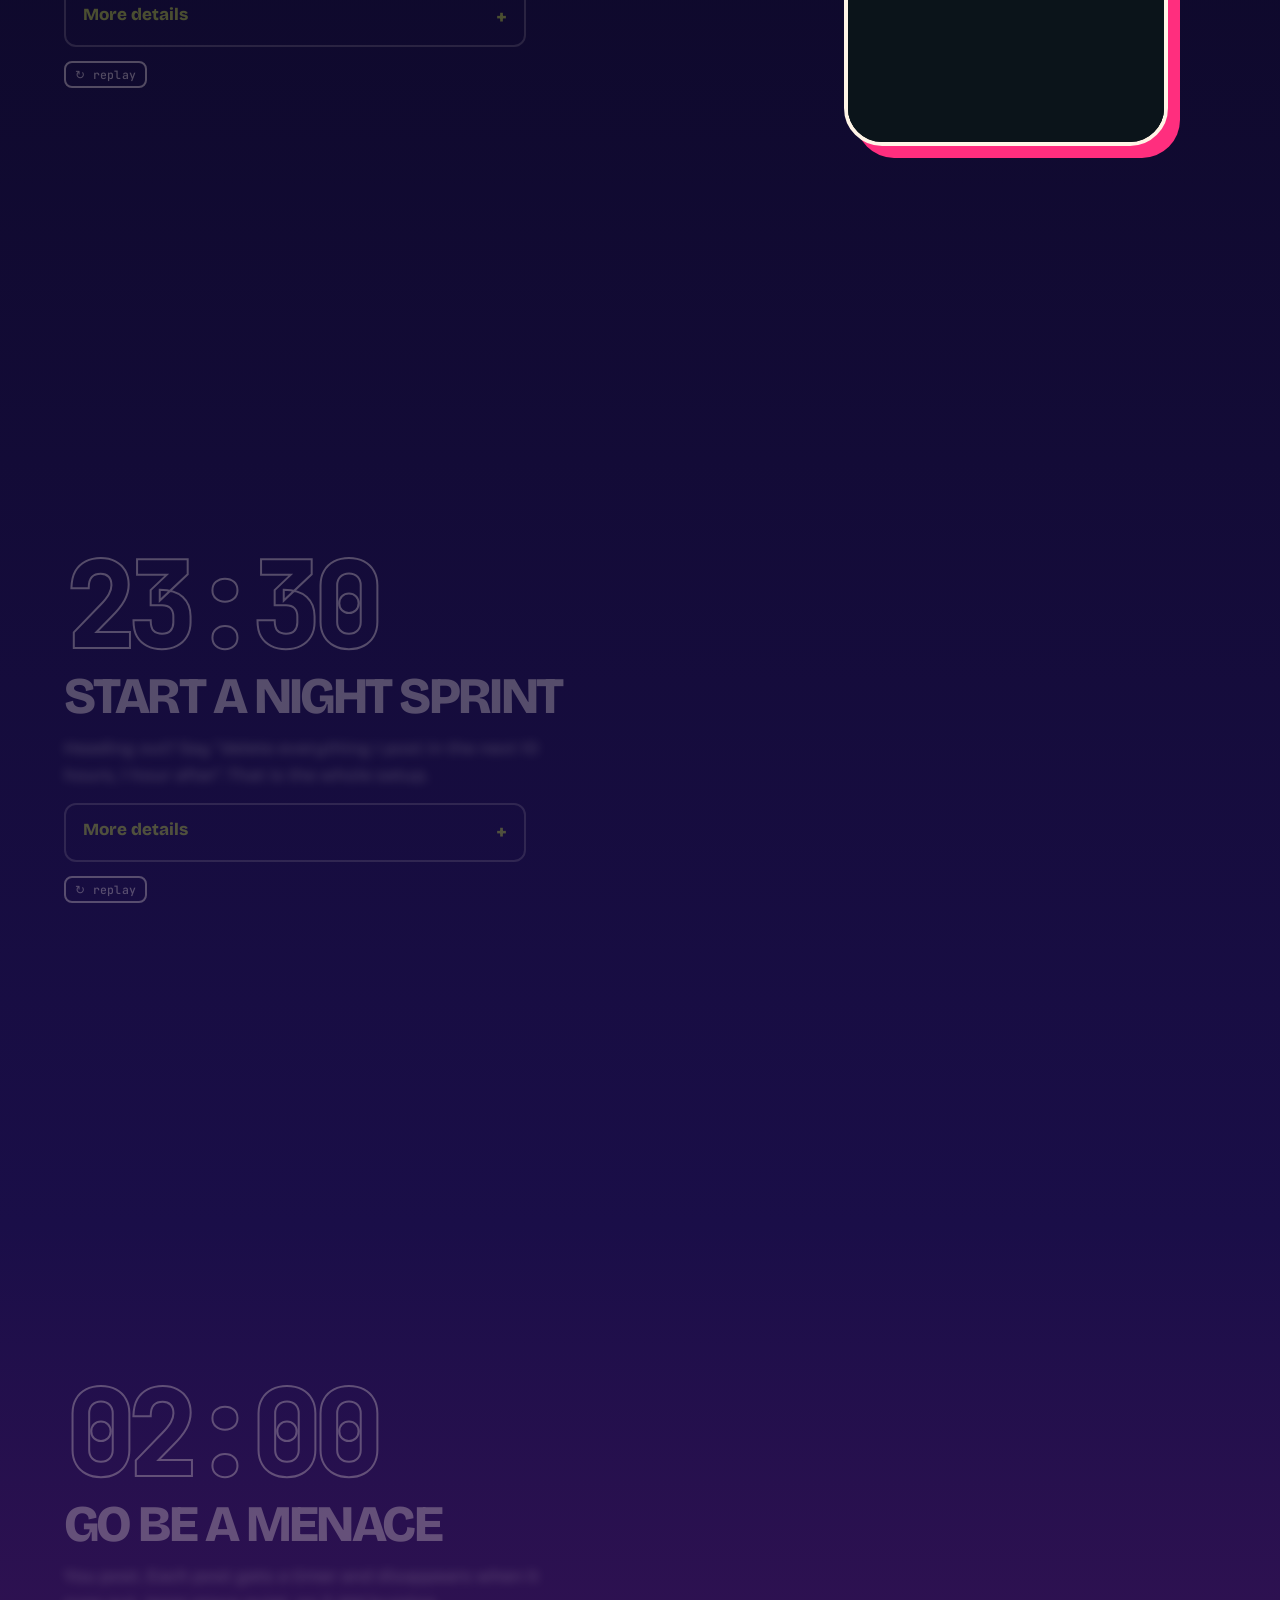
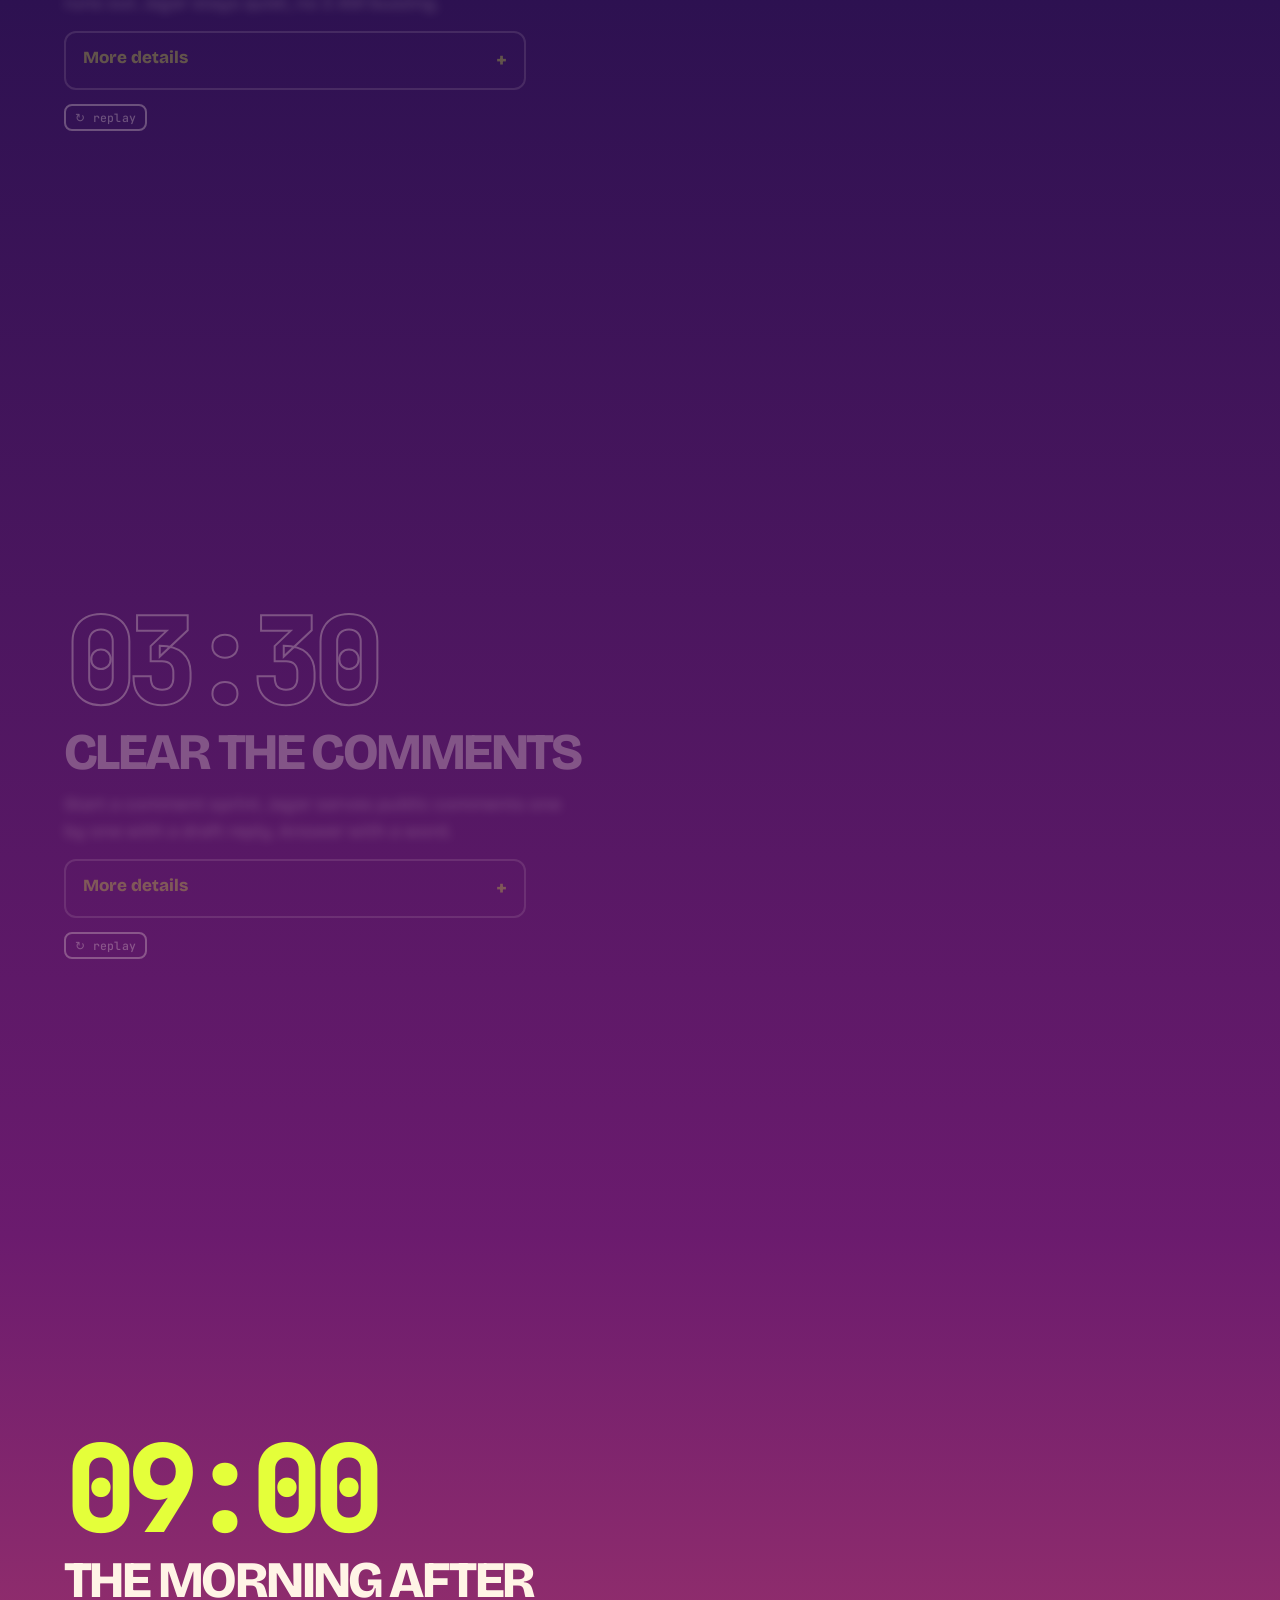
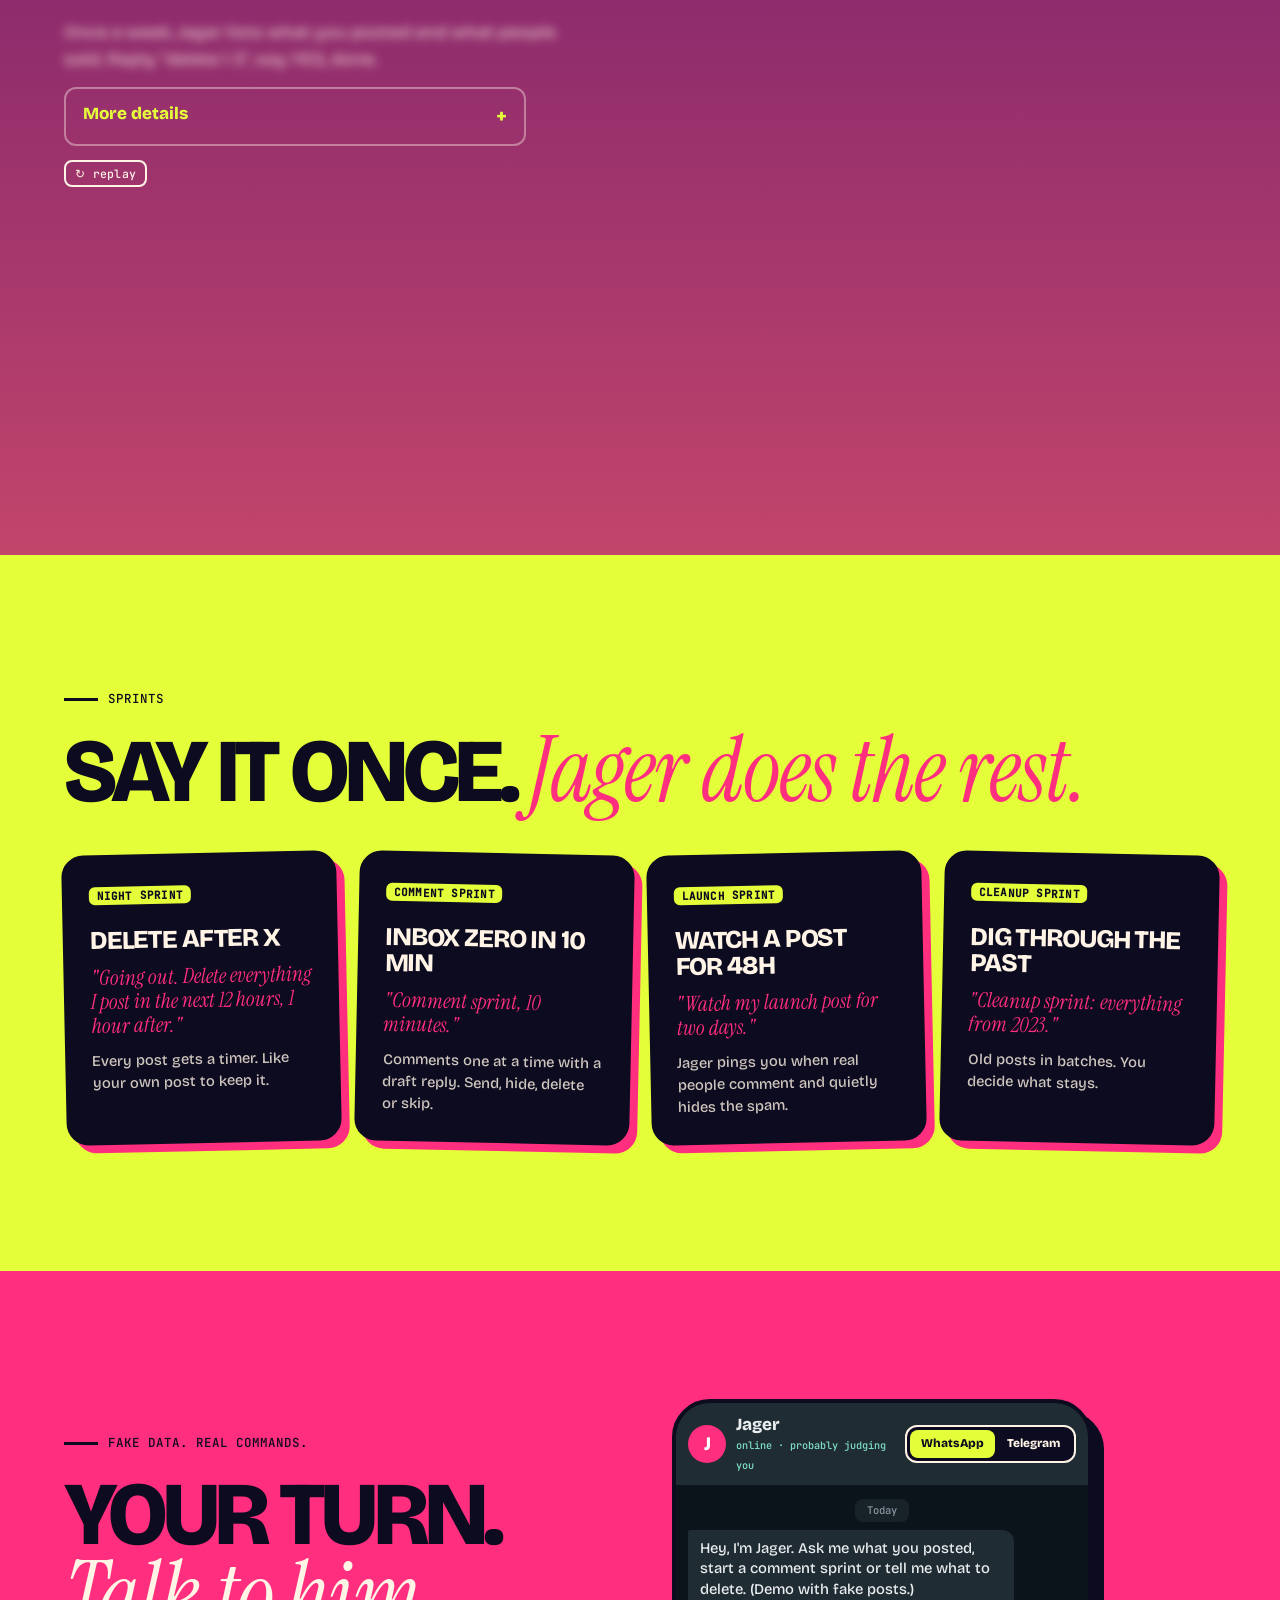
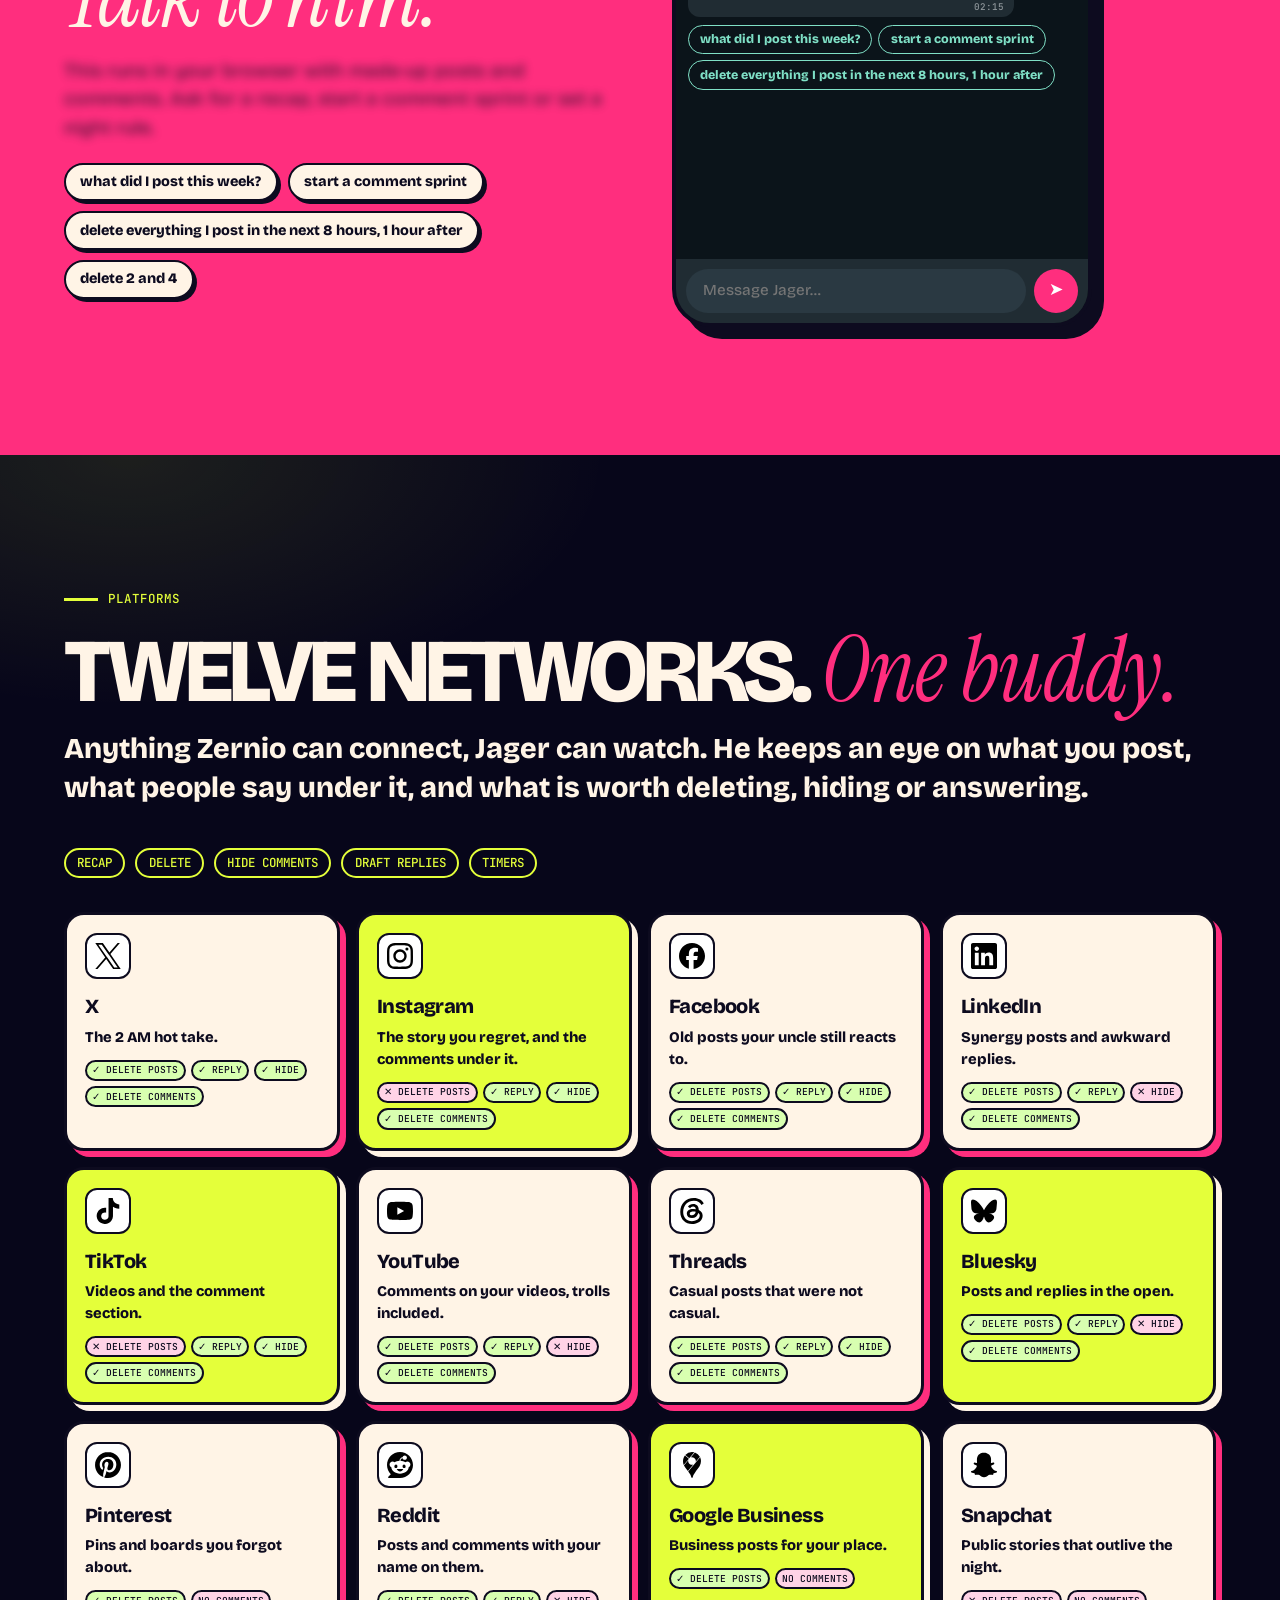
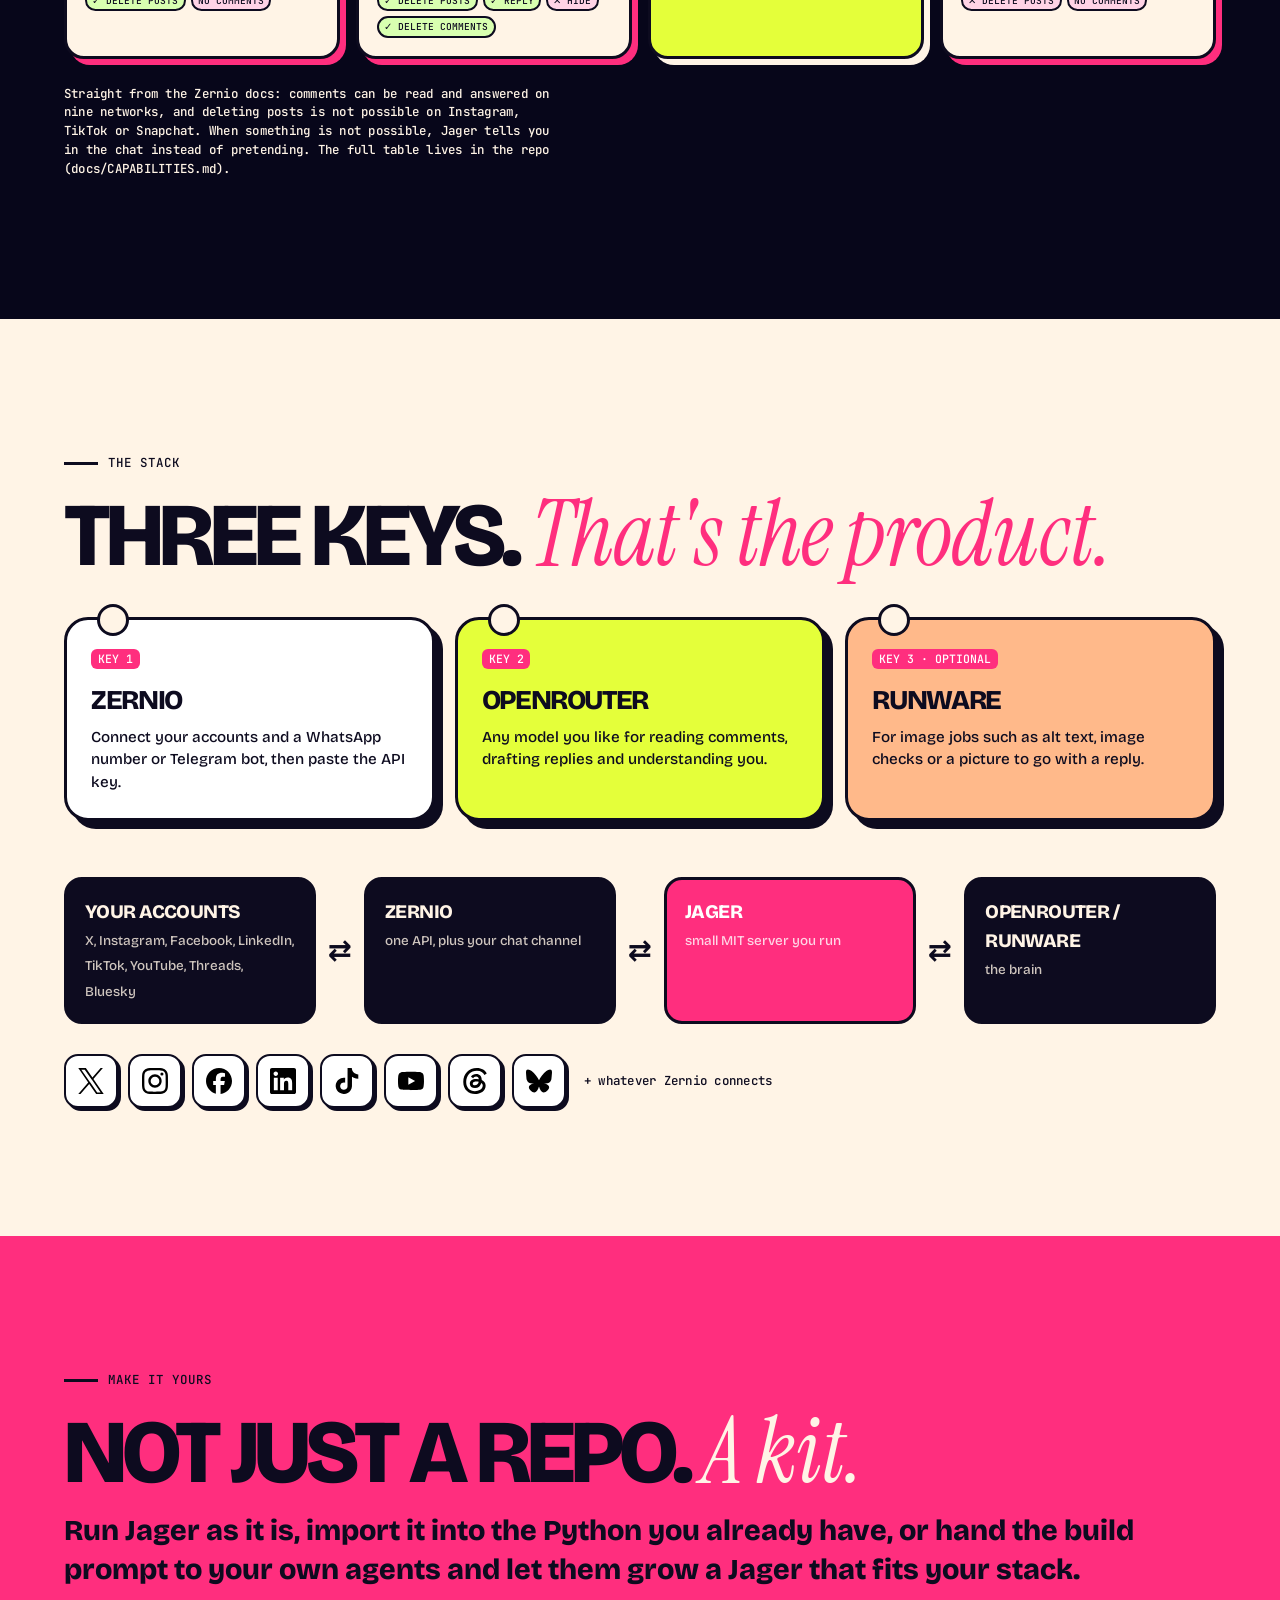
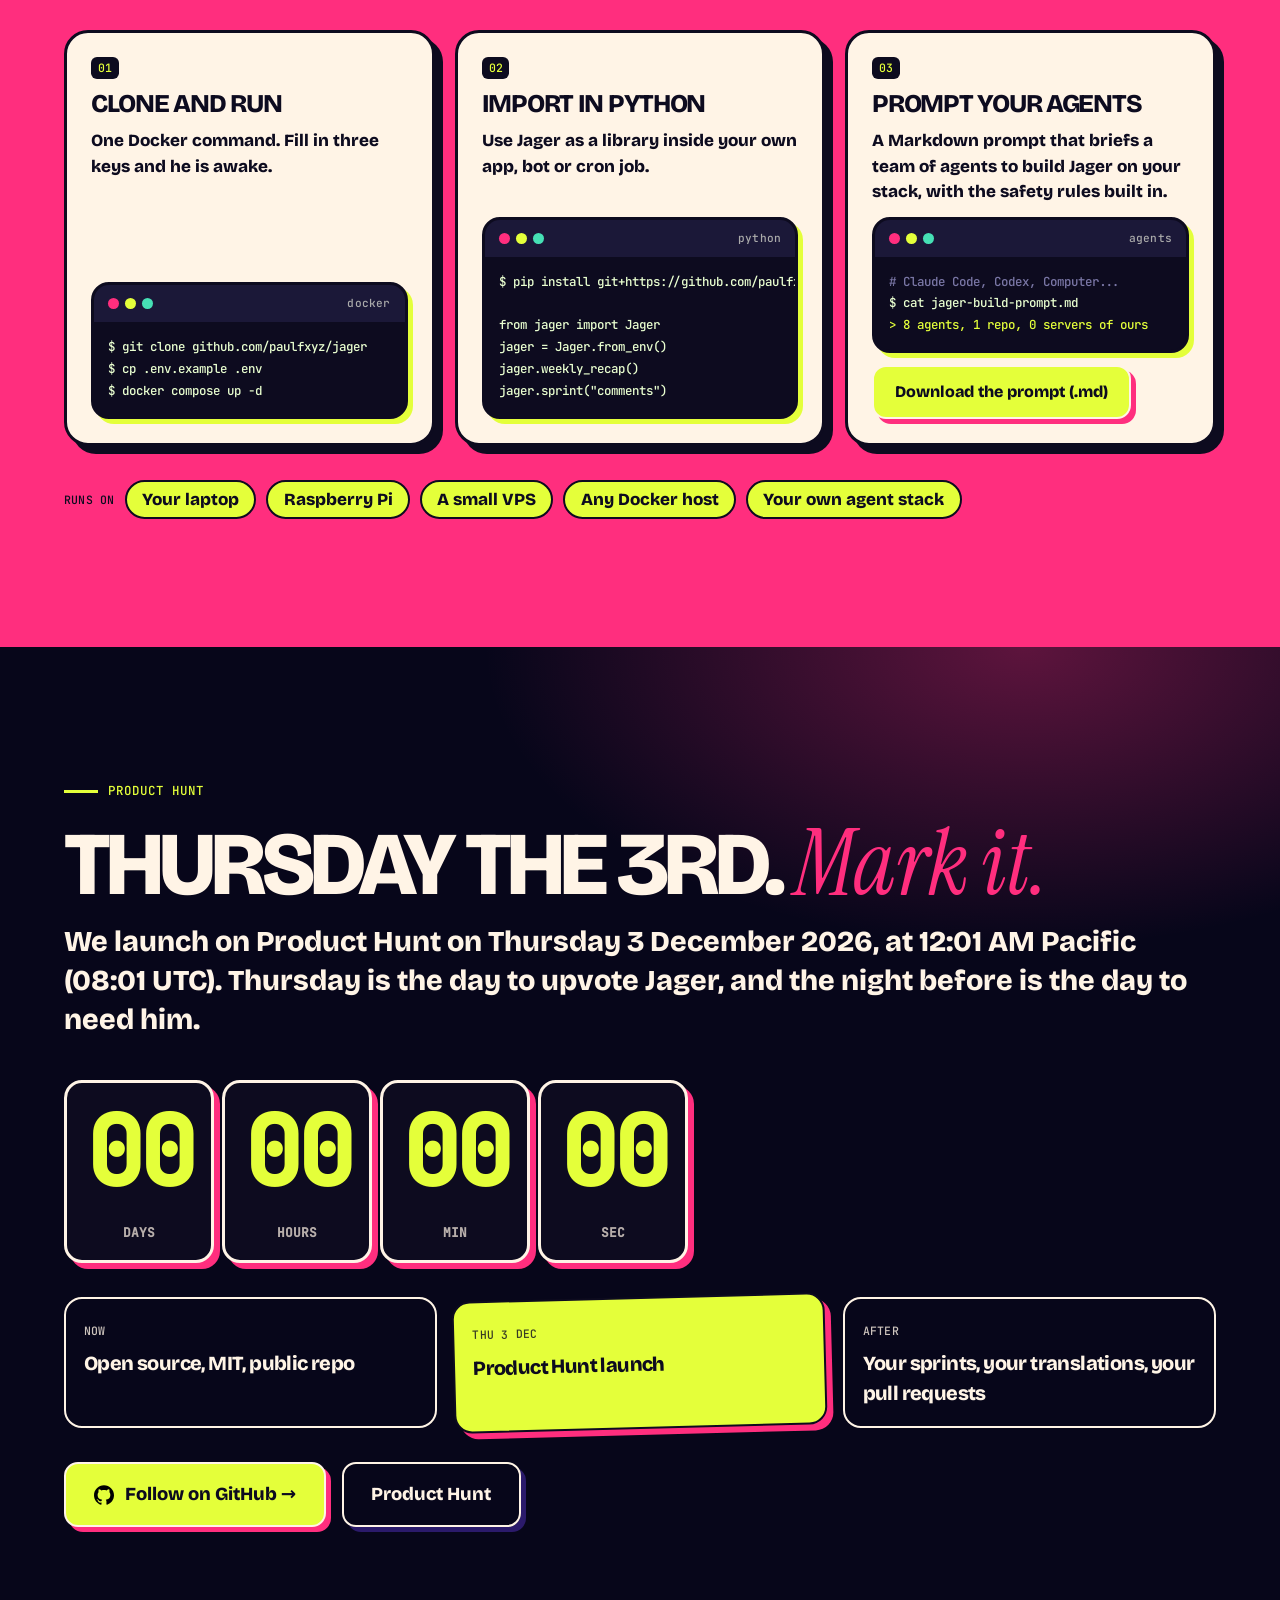
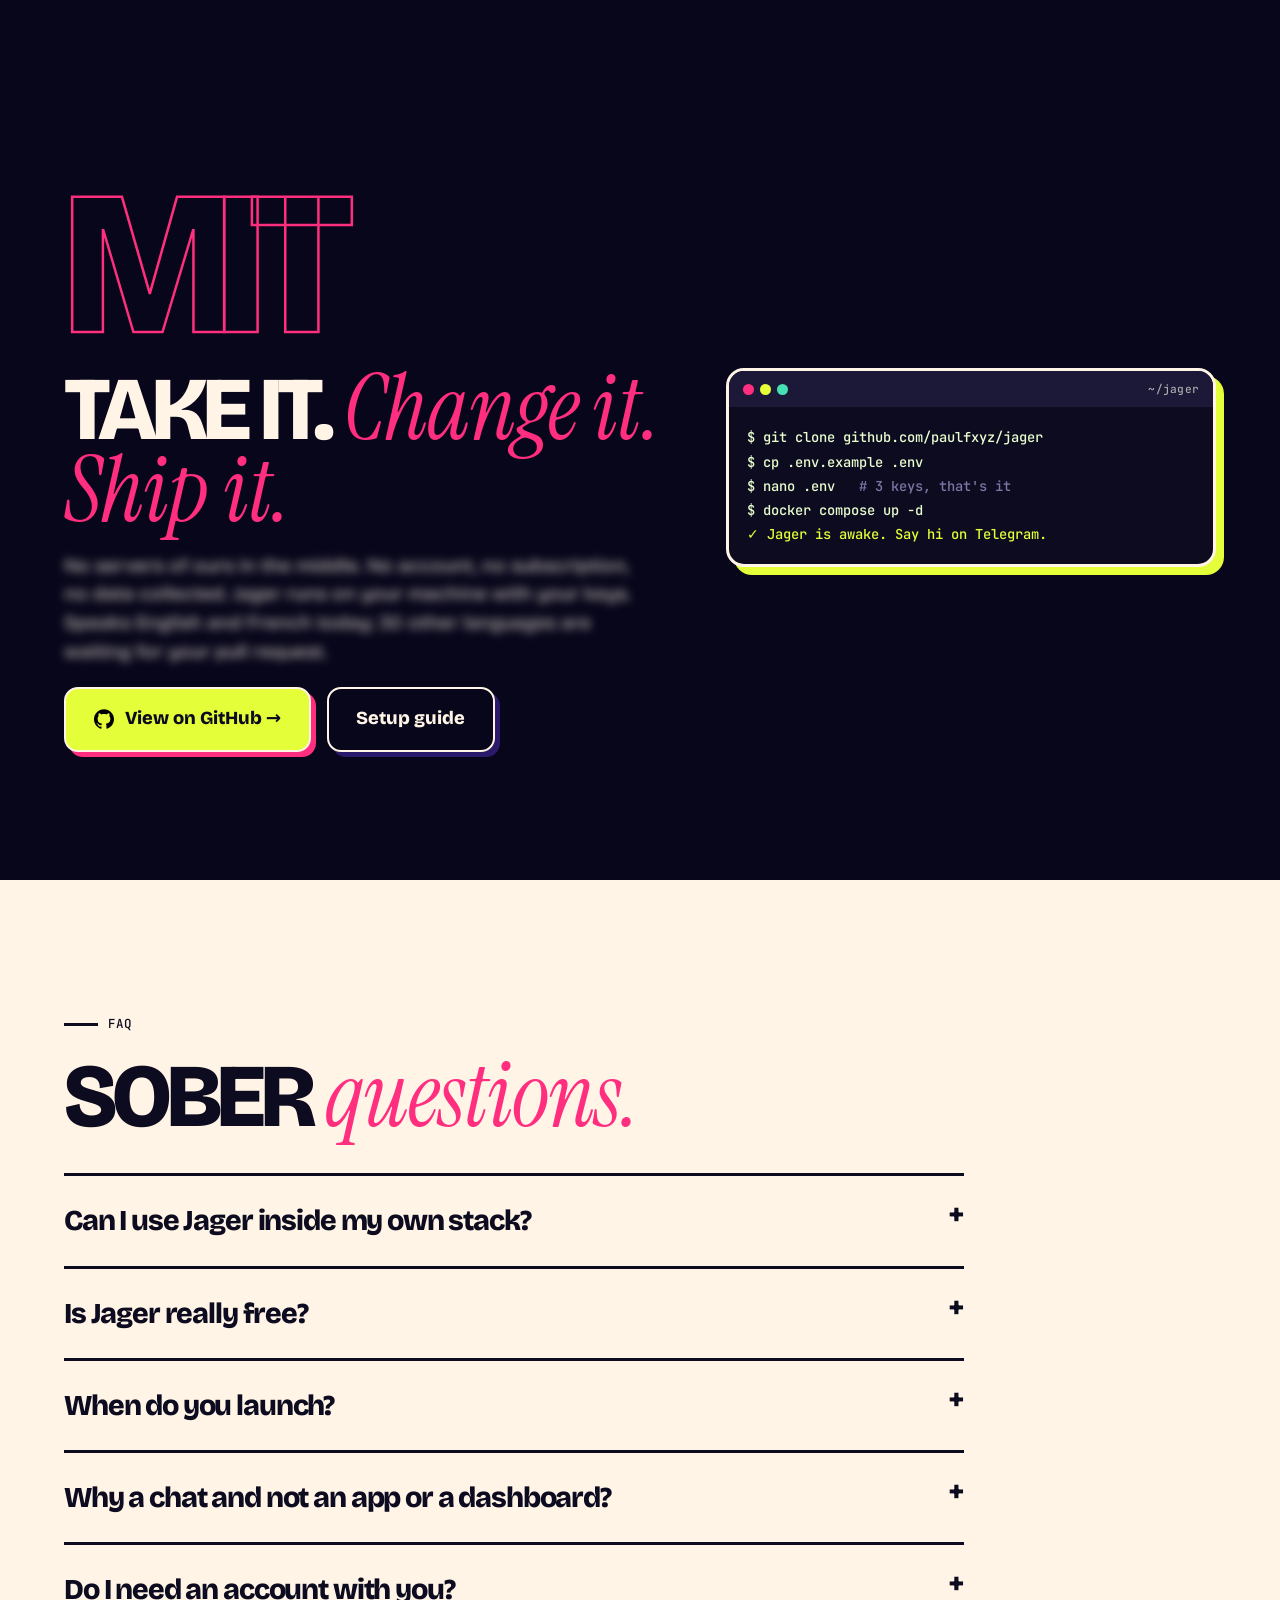
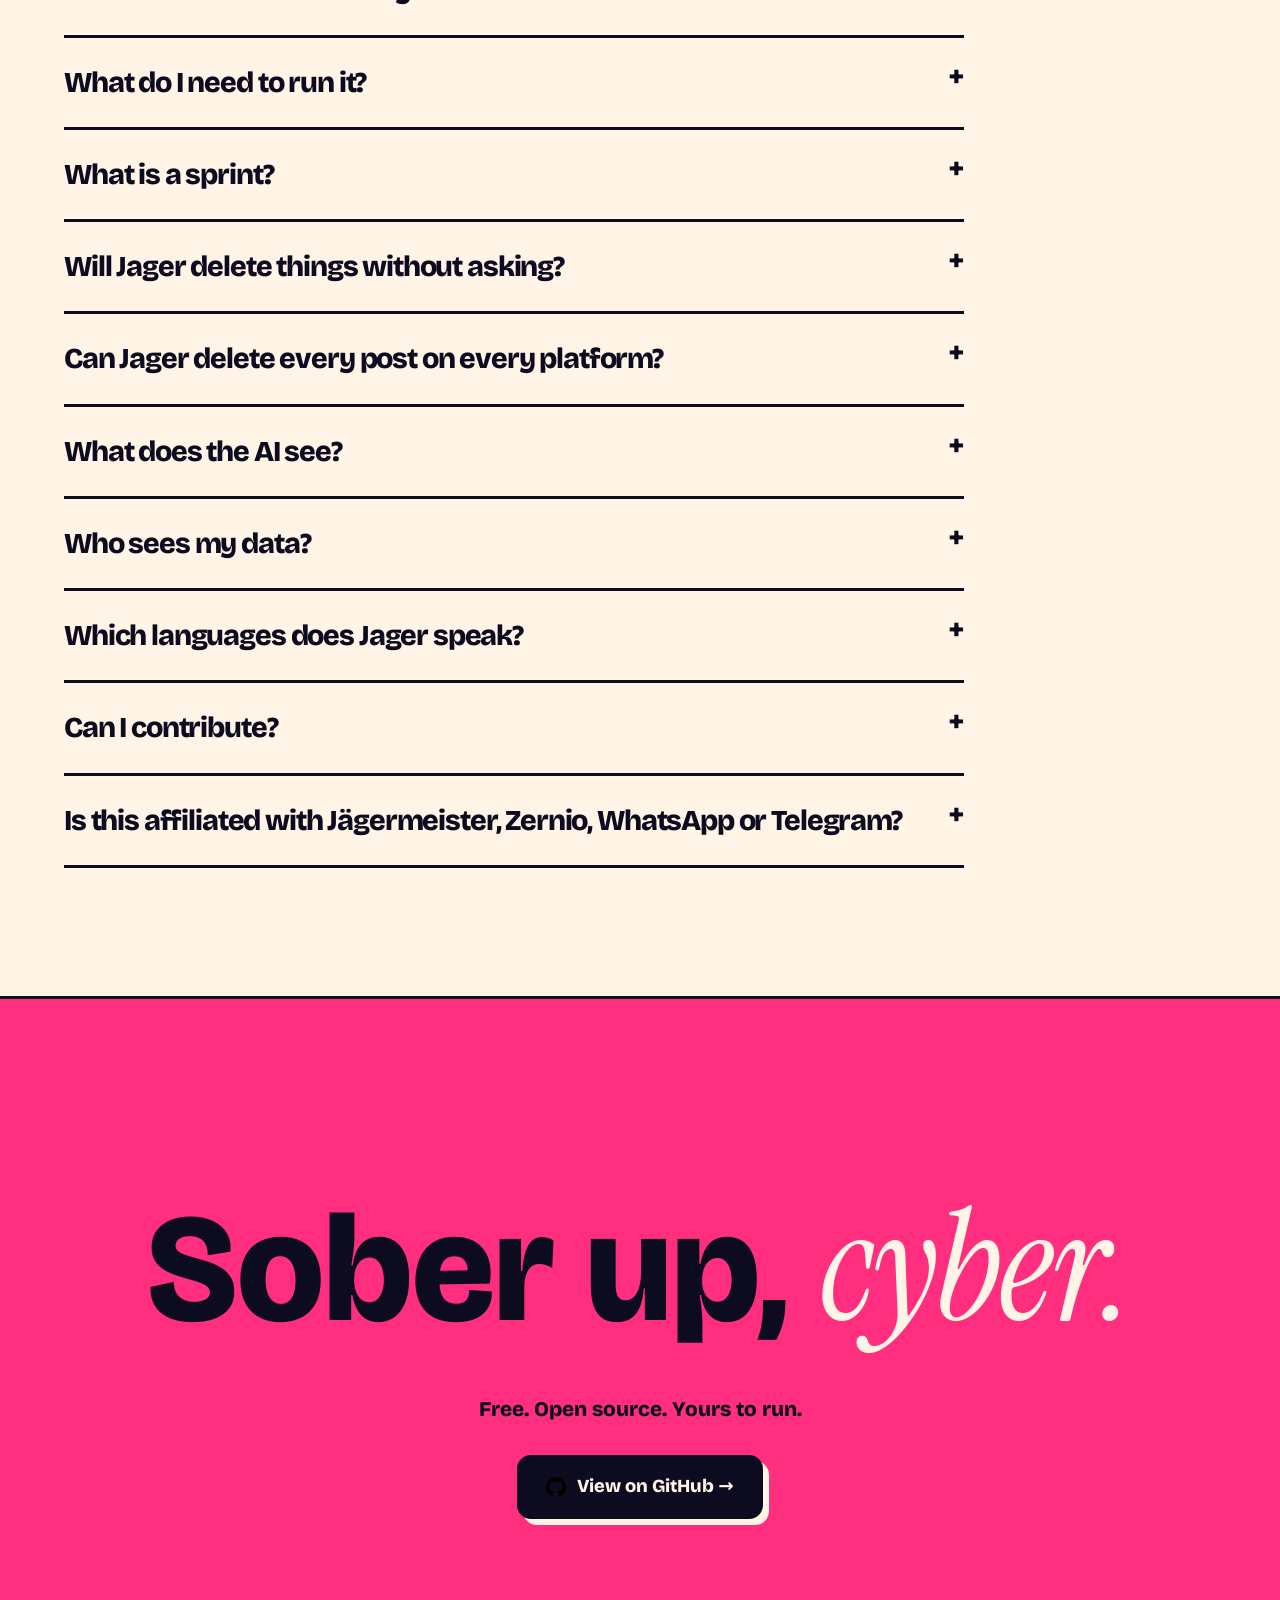
<file: site/index.html>
<!doctype html><html lang="en"><head><meta charset="utf-8"><meta name="viewport" content="width=device-width,initial-scale=1">
<title>Jager — the free, open-source buddy for your public comments</title><meta name="description" content="Jager is a free, MIT-licensed buddy on WhatsApp or Telegram. Bring a Zernio key and an AI key. He handles your public comments, sends weekly reminders and runs sprints that clean up after you. Launching on Product Hunt on Thursday 3 December."><meta name="theme-color" content="#07061a">
<link rel="canonical" href="https://jager.social/"><link rel="alternate" hreflang="en" href="https://jager.social/"><link rel="alternate" hreflang="fr" href="https://jager.social/fr/"><link rel="alternate" hreflang="x-default" href="https://jager.social/"><link rel="icon" href="favicon.svg" type="image/svg+xml">
<meta property="og:type" content="website"><meta property="og:site_name" content="Jager"><meta property="og:title" content="Jager — the free, open-source buddy for your public comments"><meta property="og:description" content="Jager is a free, MIT-licensed buddy on WhatsApp or Telegram. Bring a Zernio key and an AI key. He handles your public comments, sends weekly reminders and runs sprints that clean up after you. Launching on Product Hunt on Thursday 3 December."><meta property="og:image" content="https://jager.social/og.png"><meta name="twitter:card" content="summary_large_image">
<link rel="preload" href="assets/fonts/BricolageGrotesque-800-normal.woff2" as="font" type="font/woff2" crossorigin>
<link rel="stylesheet" href="fonts.css?v=7"><link rel="stylesheet" href="night.css?v=7"></head>
<body class="on-dark"><script>document.documentElement.classList.add('js');try{if(document.cookie.indexOf('jagerDrunk=off')>-1)document.documentElement.classList.add('no-drunk')}catch(e){}</script><div class="prog" id="prog"></div>
<div class="hud" aria-hidden="true"><div class="orb" id="orb"></div><div class="clock" id="clock">21:00</div></div>
<header class="nav" id="nav"><div class="wrap in"><a class="logo" href="index.html" aria-label="Jager">jager<i>.</i></a>
<ul id="menu"><li><a href="index.html#what">What is it</a></li><li><a href="index.html#night">The night</a></li><li><a href="index.html#try">Try it</a></li><li><a href="setup.html">Setup</a></li><li><a href="index.html#faq">FAQ</a></li><li class="only-m"><a href="https://github.com/paulfxyz/jager" rel="noopener">GitHub</a></li></ul>
<div class="lang"><button class="lang-btn" id="langBtn" type="button" aria-haspopup="listbox" aria-expanded="false" aria-label="Language">🌐 <span>EN</span></button><ul class="lang-list" id="langList" hidden><li><a href="index.html" hreflang="en" aria-current="true">English</a></li><li><a href="fr/index.html" hreflang="fr">Français</a></li><li class="sep mono">Translations welcome</li><li><button type="button" class="dis" data-lang="中文 (Mandarin)">中文 (Mandarin)</button></li><li><button type="button" class="dis" data-lang="हिन्दी">हिन्दी</button></li><li><button type="button" class="dis" data-lang="Español">Español</button></li><li><button type="button" class="dis" data-lang="العربية">العربية</button></li><li><button type="button" class="dis" data-lang="বাংলা">বাংলা</button></li><li><button type="button" class="dis" data-lang="Português">Português</button></li><li><button type="button" class="dis" data-lang="Русский">Русский</button></li><li><button type="button" class="dis" data-lang="اردو">اردو</button></li><li><button type="button" class="dis" data-lang="Bahasa Indonesia">Bahasa Indonesia</button></li><li><button type="button" class="dis" data-lang="Deutsch">Deutsch</button></li><li><button type="button" class="dis" data-lang="日本語">日本語</button></li><li><button type="button" class="dis" data-lang="Naijá (Pidgin)">Naijá (Pidgin)</button></li><li><button type="button" class="dis" data-lang="मराठी">मराठी</button></li><li><button type="button" class="dis" data-lang="తెలుగు">తెలుగు</button></li><li><button type="button" class="dis" data-lang="Türkçe">Türkçe</button></li><li><button type="button" class="dis" data-lang="தமிழ்">தமிழ்</button></li><li><button type="button" class="dis" data-lang="Tiếng Việt">Tiếng Việt</button></li><li><button type="button" class="dis" data-lang="한국어">한국어</button></li><li><button type="button" class="dis" data-lang="Italiano">Italiano</button></li><li><button type="button" class="dis" data-lang="ไทย">ไทย</button></li><li><button type="button" class="dis" data-lang="ગુજરાતી">ગુજરાતી</button></li><li><button type="button" class="dis" data-lang="فارسی">فارسی</button></li><li><button type="button" class="dis" data-lang="Polski">Polski</button></li><li><button type="button" class="dis" data-lang="Українська">Українська</button></li><li><button type="button" class="dis" data-lang="Kiswahili">Kiswahili</button></li><li><button type="button" class="dis" data-lang="粵語 (Cantonese)">粵語 (Cantonese)</button></li><li><button type="button" class="dis" data-lang="Basa Jawa">Basa Jawa</button></li><li><button type="button" class="dis" data-lang="ਪੰਜਾਬੀ">ਪੰਜਾਬੀ</button></li><li><button type="button" class="dis" data-lang="עברית">עברית</button></li></ul></div>
<span class="mit mono">MIT</span><a class="btn" href="https://github.com/paulfxyz/jager" rel="noopener"><img src="assets/icons/github.svg" alt="" width="20" height="20"> GitHub</a>
<button class="burger" id="burger" type="button" aria-label="Menu" aria-expanded="false"><span></span><span></span></button></div></header><main>
<section class="hero on-dark"><div class="wrap grid"><div>
<div class="stickers"><span class="stk y">Free</span><span class="stk">MIT license</span><span class="stk p">0 servers of ours</span></div>
<h1><span class="f">Post drunk.</span><span class="o">Wake up</span><span class="s">clean.</span></h1>
<p class="sub drunk">Jager is a free, open-source buddy that lives in your WhatsApp or Telegram. He tells you what you posted, deals with your public comments and runs sprints that clean up after you.</p>
<p class="hint mono">↑ blurry? that's you at 2 AM. tap the text to focus.</p>
<div class="cta-row"><a class="btn btn--lg" href="https://github.com/paulfxyz/jager" rel="noopener"><img src="assets/icons/github.svg" alt="" width="20" height="20"> View on GitHub →</a><a class="btn btn--ghost btn--lg" href="#what">What is this?</a></div>
<div class="phpill"><span class="mono">Launching on Product Hunt · Thursday 3 December</span><div class="cd " data-cd><div><b data-u>00</b><span>days</span></div><div><b data-u>00</b><span>hours</span></div><div><b data-u>00</b><span>min</span></div><div><b data-u>00</b><span>sec</span></div></div></div>
<p class="micro mono">Tonight's mistake: <span id="rot" data-list="texting your ex|quote-tweeting your boss|rating a kebab shop one star|commenting “marry me” on a stranger's dog|a LinkedIn post about synergy at 3 AM">texting your ex</span></p></div>
<div class="hero-phone"><svg class="badge" viewBox="0 0 130 130" aria-hidden="true"><circle cx="65" cy="65" r="63" fill="#e4ff3a" stroke="#0d0b1f" stroke-width="3"/><defs><path id="cp" d="M65,65 m-47,0 a47,47 0 1,1 94,0 a47,47 0 1,1 -94,0"/></defs><text><textPath href="#cp" textLength="290" lengthAdjust="spacing">OPEN SOURCE ✦ MIT LICENSE ✦ FREE ✦</textPath></text><text x="65" y="74" text-anchor="middle" style="font-size:26px;letter-spacing:0">MIT</text></svg>
<div class="phone"><div class="chat" id="heroChat" data-ch="whatsapp" data-auto="1"><div class="c-top"><span class="av">J</span><div class="c-who"><b>Jager</b><small class="c-sub">online · probably judging you</small></div><div class="c-tabs" role="tablist" aria-label="Channel"><button type="button" role="tab" data-ch="whatsapp" aria-selected="true">WhatsApp</button><button type="button" role="tab" data-ch="telegram" aria-selected="false">Telegram</button></div></div><div class="c-body" aria-live="polite"></div></div></div></div></div></section>
<div class="tick" aria-hidden="true"><div class="tr"><div><span>Free</span><span>MIT licensed</span><span>Bring your own keys</span><span>WhatsApp</span><span>Telegram</span><span>Weekly sprints</span><span>No signup</span><span>Open source</span></div><div><span>Free</span><span>MIT licensed</span><span>Bring your own keys</span><span>WhatsApp</span><span>Telegram</span><span>Weekly sprints</span><span>No signup</span><span>Open source</span></div><div><span>Free</span><span>MIT licensed</span><span>Bring your own keys</span><span>WhatsApp</span><span>Telegram</span><span>Weekly sprints</span><span>No signup</span><span>Open source</span></div><div><span>Free</span><span>MIT licensed</span><span>Bring your own keys</span><span>WhatsApp</span><span>Telegram</span><span>Weekly sprints</span><span>No signup</span><span>Open source</span></div></div></div>
<section class="sec cream" id="what"><div class="wrap">
<div class="eyebrow rv">The 20-second version</div>
<h2 class="rv">What is <span class="serif">Jager?</span></h2>
<p class="big rv">Jager is a small open-source program that you run yourself. It plugs into your social accounts through <b>Zernio</b>, talks to you on <b>WhatsApp or Telegram</b>, and uses an AI model you pick to read comments and draft replies. Once a week he tells you what you posted. When you ask, he deletes, hides or replies.</p>
<div class="three"><div class="why rv" style="--d:0.0s"><span class="mono no">01</span><h3>The 2 AM post</h3><p>You said something at 2 AM that your 9 AM self would never say. A night sprint puts every post on a timer, so it deletes itself.</p></div><div class="why rv" style="--d:0.06s"><span class="mono no">02</span><h3>The comment pile-up</h3><p>Replies, questions, spam and trolls across five apps. Jager serves them one at a time with a draft answer. You say send, hide or delete.</p></div><div class="why rv" style="--d:0.12s"><span class="mono no">03</span><h3>The archive anxiety</h3><p>Job hunt, a first date, due diligence: people scroll back. A weekly reminder lists what you posted so you can prune it in one message.</p></div></div>
<div class="duo2"><div class="rv"><div class="eyebrow">Who it is for</div><div class="chips2"><span>Creators</span><span>Founders</span><span>Community managers</span><span>Job seekers</span><span>Night owls</span></div>
<div class="eyebrow" style="margin-top:34px">What Jager never does</div><ul class="never"><li>Never posts for you</li><li>Never deletes without a sprint or your OK</li><li>Never sees your passwords</li><li>Never stores your data on our servers (we have none)</li></ul></div>
<div class="cmp rv"><div class="ch"><span></span><b>Jager</b><i>A social dashboard</i></div><div class="cr"><span class="mono">Where you use it</span><b>A chat you already have open</b><i>Another tab, another login</i></div><div class="cr"><span class="mono">Deleting</span><b>On a timer, or one message</b><i>Click, post by post</i></div><div class="cr"><span class="mono">Comments</span><b>Draft replies, you approve</b><i>You read everything</i></div><div class="cr"><span class="mono">Who runs it</span><b>You (open source)</b><i>Their servers</i></div><div class="cr"><span class="mono">Price</span><b>Free, you pay your providers</b><i>A monthly subscription</i></div></div></div>
</div></section>
<section class="sec story-sec on-dark" id="night"><div class="wrap">
<div class="eyebrow rv" style="color:var(--acid)">One night with Jager</div>
<h2 class="rv">From <span class="serif">sunset</span> to spotless.</h2>
<div class="chan-pick rv"><span class="mono">Preview on</span><div class="c-tabs" role="tablist" aria-label="Channel"><button type="button" role="tab" data-ch="whatsapp" aria-selected="true">WhatsApp</button><button type="button" role="tab" data-ch="telegram" aria-selected="false">Telegram</button></div></div>
<div class="story" id="story"><div class="chaps"><article class="chap" data-n="1"><div class="hh">21:00</div><h3>Plug in the keys</h3><p class="drunk">Paste a Zernio key and an AI key. Your accounts and your WhatsApp number or Telegram bot come with them. Jager says hi.</p><details class="more"><summary>More details</summary><p>Zernio holds the connections to each platform. OpenRouter is the brain. Runware is optional, for image jobs. Jager never sees a password.</p></details><button class="replay mono" type="button">↻ replay</button></article><article class="chap" data-n="2"><div class="hh">23:30</div><h3>Start a night sprint</h3><p class="drunk">Heading out? Say "delete everything I post in the next 10 hours, 1 hour after". That is the whole setup.</p><details class="more"><summary>More details</summary><p>Say "stop" and the sprint ends at once. Hours or days, you choose.</p></details><button class="replay mono" type="button">↻ replay</button></article><article class="chap" data-n="3"><div class="hh">02:00</div><h3>Go be a menace</h3><p class="drunk">You post. Each post gets a timer and disappears when it runs out. Jager stays quiet, no 3 AM buzzing.</p><details class="more"><summary>More details</summary><p>Like your own post to keep it. Where a platform does not let apps delete posts, Jager clears comments and replies and tells you what it could not remove.</p></details><button class="replay mono" type="button">↻ replay</button></article><article class="chap" data-n="4"><div class="hh">03:30</div><h3>Clear the comments</h3><p class="drunk">Start a comment sprint. Jager serves public comments one by one with a draft reply. Answer with a word.</p><details class="more"><summary>More details</summary><p>Replies are drafted by the AI model you picked and are never sent without your OK.</p></details><button class="replay mono" type="button">↻ replay</button></article><article class="chap" data-n="5"><div class="hh">09:00</div><h3>The morning after</h3><p class="drunk">Once a week, Jager lists what you posted and what people said. Reply "delete 1 3", say YES, done.</p><details class="more"><summary>More details</summary><p>Reminders never delete anything on their own and big deletes always ask first.</p></details><button class="replay mono" type="button">↻ replay</button></article></div>
<div class="stage" id="stage" data-s="1"><div class="stage-in"><div class="phone"><div class="chat" id="stChat" data-ch="whatsapp" data-auto="0"><div class="c-top"><span class="av">J</span><div class="c-who"><b>Jager</b><small class="c-sub">online · probably judging you</small></div></div><div class="c-body" aria-live="polite"></div></div></div><div class="fcard"><div class="fc-top mono"><b>Your feed</b><span class="fc-clock" id="fcClock">00:00</span></div><div class="fc-list" id="stFeed"></div></div></div></div></div>
</div></section>
<section class="sec spr"><div class="wrap"><div class="eyebrow rv">Sprints</div><h2 class="rv">Say it once. <span class="serif">Jager does the rest.</span></h2>
<div class="sp-grid">
<article class="sp rv"><span class="mono tag">night sprint</span><h3>Delete after X</h3><blockquote>"Going out. Delete everything I post in the next 12 hours, 1 hour after."</blockquote><p>Every post gets a timer. Like your own post to keep it.</p></article>
<article class="sp rv" style="--d:.06s"><span class="mono tag">comment sprint</span><h3>Inbox zero in 10 min</h3><blockquote>"Comment sprint, 10 minutes."</blockquote><p>Comments one at a time with a draft reply. Send, hide, delete or skip.</p></article>
<article class="sp rv" style="--d:.12s"><span class="mono tag">launch sprint</span><h3>Watch a post for 48h</h3><blockquote>"Watch my launch post for two days."</blockquote><p>Jager pings you when real people comment and quietly hides the spam.</p></article>
<article class="sp rv" style="--d:.18s"><span class="mono tag">cleanup sprint</span><h3>Dig through the past</h3><blockquote>"Cleanup sprint: everything from 2023."</blockquote><p>Old posts in batches. You decide what stays.</p></article></div></div></section>
<section class="sec try" id="try"><div class="wrap try-grid"><div><div class="eyebrow rv">Fake data. Real commands.</div><h2 class="rv">Your turn. <span class="serif">Talk to him.</span></h2>
<p class="lead rv drunk" style="font-size:1.2rem;max-width:44ch">This runs in your browser with made-up posts and comments. Ask for a recap, start a comment sprint or set a night rule.</p>
<div class="chips rv" id="ideas"><button type="button">what did I post this week?</button><button type="button">start a comment sprint</button><button type="button">delete everything I post in the next 8 hours, 1 hour after</button><button type="button">delete 2 and 4</button></div></div>
<div class="rv"><div class="phone"><div class="chat" id="tryChat" data-ch="whatsapp" data-auto="0"><div class="c-top"><span class="av">J</span><div class="c-who"><b>Jager</b><small class="c-sub">online · probably judging you</small></div><div class="c-tabs" role="tablist" aria-label="Channel"><button type="button" role="tab" data-ch="whatsapp" aria-selected="true">WhatsApp</button><button type="button" role="tab" data-ch="telegram" aria-selected="false">Telegram</button></div></div><div class="c-body" aria-live="polite"></div><form class="c-form" autocomplete="off"><label class="sr" for="tryChatIn">Message Jager…</label><input id="tryChatIn" type="text" maxlength="160" placeholder="Message Jager…"><button type="submit" aria-label="Send">➤</button></form></div></div></div></div></section>
<section class="sec plat on-dark" id="platforms"><div class="wrap"><div class="eyebrow rv" style="color:var(--acid)">Platforms</div>
<h2 class="rv">Twelve networks. <span class="serif">One buddy.</span></h2>
<p class="big rv" style="max-width:62ch">Anything Zernio can connect, Jager can watch. He keeps an eye on what you post, what people say under it, and what is worth deleting, hiding or answering.</p>
<div class="pw rv"><span>Recap</span><span>Delete</span><span>Hide comments</span><span>Draft replies</span><span>Timers</span></div>
<div class="pgrid"><div class="pc rv" style="--d:0.00s"><span class="pi"><img src="assets/icons/x.svg" alt=""></span><b>X</b><p>The 2 AM hot take.</p><div class="cks"><span class="ck y">✓ delete posts</span><span class="ck y">✓ reply</span><span class="ck y">✓ hide</span><span class="ck y">✓ delete comments</span></div></div><div class="pc rv" style="--d:0.04s"><span class="pi"><img src="assets/icons/instagram.svg" alt=""></span><b>Instagram</b><p>The story you regret, and the comments under it.</p><div class="cks"><span class="ck n">✕ delete posts</span><span class="ck y">✓ reply</span><span class="ck y">✓ hide</span><span class="ck y">✓ delete comments</span></div></div><div class="pc rv" style="--d:0.08s"><span class="pi"><img src="assets/icons/facebook.svg" alt=""></span><b>Facebook</b><p>Old posts your uncle still reacts to.</p><div class="cks"><span class="ck y">✓ delete posts</span><span class="ck y">✓ reply</span><span class="ck y">✓ hide</span><span class="ck y">✓ delete comments</span></div></div><div class="pc rv" style="--d:0.12s"><span class="pi"><img src="assets/icons/linkedin.svg" alt=""></span><b>LinkedIn</b><p>Synergy posts and awkward replies.</p><div class="cks"><span class="ck y">✓ delete posts</span><span class="ck y">✓ reply</span><span class="ck n">✕ hide</span><span class="ck y">✓ delete comments</span></div></div><div class="pc rv" style="--d:0.16s"><span class="pi"><img src="assets/icons/tiktok.svg" alt=""></span><b>TikTok</b><p>Videos and the comment section.</p><div class="cks"><span class="ck n">✕ delete posts</span><span class="ck y">✓ reply</span><span class="ck y">✓ hide</span><span class="ck y">✓ delete comments</span></div></div><div class="pc rv" style="--d:0.20s"><span class="pi"><img src="assets/icons/youtube.svg" alt=""></span><b>YouTube</b><p>Comments on your videos, trolls included.</p><div class="cks"><span class="ck y">✓ delete posts</span><span class="ck y">✓ reply</span><span class="ck n">✕ hide</span><span class="ck y">✓ delete comments</span></div></div><div class="pc rv" style="--d:0.24s"><span class="pi"><img src="assets/icons/threads.svg" alt=""></span><b>Threads</b><p>Casual posts that were not casual.</p><div class="cks"><span class="ck y">✓ delete posts</span><span class="ck y">✓ reply</span><span class="ck y">✓ hide</span><span class="ck y">✓ delete comments</span></div></div><div class="pc rv" style="--d:0.28s"><span class="pi"><img src="assets/icons/bluesky.svg" alt=""></span><b>Bluesky</b><p>Posts and replies in the open.</p><div class="cks"><span class="ck y">✓ delete posts</span><span class="ck y">✓ reply</span><span class="ck n">✕ hide</span><span class="ck y">✓ delete comments</span></div></div><div class="pc rv" style="--d:0.32s"><span class="pi"><img src="assets/icons/pinterest.svg" alt=""></span><b>Pinterest</b><p>Pins and boards you forgot about.</p><div class="cks"><span class="ck y">✓ delete posts</span><span class="ck n">no comments</span></div></div><div class="pc rv" style="--d:0.36s"><span class="pi"><img src="assets/icons/reddit.svg" alt=""></span><b>Reddit</b><p>Posts and comments with your name on them.</p><div class="cks"><span class="ck y">✓ delete posts</span><span class="ck y">✓ reply</span><span class="ck n">✕ hide</span><span class="ck y">✓ delete comments</span></div></div><div class="pc rv" style="--d:0.40s"><span class="pi"><img src="assets/icons/googlemaps.svg" alt=""></span><b>Google Business</b><p>Business posts for your place.</p><div class="cks"><span class="ck y">✓ delete posts</span><span class="ck n">no comments</span></div></div><div class="pc rv" style="--d:0.44s"><span class="pi"><img src="assets/icons/snapchat.svg" alt=""></span><b>Snapchat</b><p>Public stories that outlive the night.</p><div class="cks"><span class="ck n">✕ delete posts</span><span class="ck n">no comments</span></div></div></div>
<p class="pnote mono rv">Straight from the Zernio docs: comments can be read and answered on nine networks, and deleting posts is not possible on Instagram, TikTok or Snapchat. When something is not possible, Jager tells you in the chat instead of pretending. The full table lives in the repo (docs/CAPABILITIES.md).</p>
</div></section>
<section class="sec cream" id="stack"><div class="wrap"><div class="eyebrow rv">The stack</div><h2 class="rv">Three keys. <span class="serif">That's the product.</span></h2>
<div class="keys"><div class="key rv"><span class="no">key 1</span><b>Zernio</b><p>Connect your accounts and a WhatsApp number or Telegram bot, then paste the API key.</p></div>
<div class="key rv" style="--d:.06s"><span class="no">key 2</span><b>OpenRouter</b><p>Any model you like for reading comments, drafting replies and understanding you.</p></div>
<div class="key rv" style="--d:.12s"><span class="no">key 3 · optional</span><b>Runware</b><p>For image jobs such as alt text, image checks or a picture to go with a reply.</p></div></div>
<div class="flow rv"><div class="nd"><b>Your accounts</b><span>X, Instagram, Facebook, LinkedIn, TikTok, YouTube, Threads, Bluesky</span></div><div class="ar">⇄</div><div class="nd"><b>Zernio</b><span>one API, plus your chat channel</span></div><div class="ar">⇄</div><div class="nd hot"><b>Jager</b><span>small MIT server you run</span></div><div class="ar">⇄</div><div class="nd"><b>OpenRouter / Runware</b><span>the brain</span></div></div>
<div class="logos rv"><span class="lg"><img src="assets/icons/x.svg" alt="X"></span><span class="lg"><img src="assets/icons/instagram.svg" alt="Instagram"></span><span class="lg"><img src="assets/icons/facebook.svg" alt="Facebook"></span><span class="lg"><img src="assets/icons/linkedin.svg" alt="LinkedIn"></span><span class="lg"><img src="assets/icons/tiktok.svg" alt="TikTok"></span><span class="lg"><img src="assets/icons/youtube.svg" alt="YouTube"></span><span class="lg"><img src="assets/icons/threads.svg" alt="Threads"></span><span class="lg"><img src="assets/icons/bluesky.svg" alt="Bluesky"></span><span class="more-l mono">+ whatever Zernio connects</span></div></div></section>
<section class="sec runit" id="run"><div class="wrap"><div class="eyebrow rv">Make it yours</div>
<h2 class="rv">Not just a repo. <span class="serif">A kit.</span></h2>
<p class="big rv" style="max-width:62ch">Run Jager as it is, import it into the Python you already have, or hand the build prompt to your own agents and let them grow a Jager that fits your stack.</p>
<div class="rgrid">
<div class="rc rv"><span class="no">01</span><h3>Clone and run</h3><p>One Docker command. Fill in three keys and he is awake.</p>
<div class="term"><div class="term-bar"><i></i><i></i><i></i><span class="mono">docker</span></div><pre>$ git clone github.com/paulfxyz/jager
$ cp .env.example .env
$ docker compose up -d</pre></div></div>
<div class="rc rv" style="--d:.07s"><span class="no">02</span><h3>Import in Python</h3><p>Use Jager as a library inside your own app, bot or cron job.</p>
<div class="term"><div class="term-bar"><i></i><i></i><i></i><span class="mono">python</span></div><pre>$ pip install git+https://github.com/paulfxyz/jager

from jager import Jager
jager = Jager.from_env()
jager.weekly_recap()
jager.sprint("comments")</pre></div></div>
<div class="rc rv" style="--d:.14s"><span class="no">03</span><h3>Prompt your agents</h3><p>A Markdown prompt that briefs a team of agents to build Jager on your stack, with the safety rules built in.</p>
<div class="term"><div class="term-bar"><i></i><i></i><i></i><span class="mono">agents</span></div><pre><span class="c"># Claude Code, Codex, Computer...</span>
$ cat jager-build-prompt.md
<span class="g">&gt; 8 agents, 1 repo, 0 servers of ours</span></pre></div>
<a class="btn" href="jager-build-prompt.md" download>Download the prompt (.md)</a></div></div>
<div class="where rv"><span class="mono">Runs on</span><i>Your laptop</i><i>Raspberry Pi</i><i>A small VPS</i><i>Any Docker host</i><i>Your own agent stack</i></div>
</div></section>
<section class="sec launch on-dark" id="launch"><div class="wrap">
<div class="eyebrow rv" style="color:var(--acid)">Product Hunt</div>
<h2 class="rv">Thursday the 3rd. <span class="serif">Mark it.</span></h2>
<p class="big rv" style="max-width:60ch">We launch on Product Hunt on Thursday 3 December 2026, at 12:01 AM Pacific (08:01 UTC). Thursday is the day to upvote Jager, and the night before is the day to need him.</p>
<div class="rv"><div class="cd big" data-cd><div><b data-u>00</b><span>days</span></div><div><b data-u>00</b><span>hours</span></div><div><b data-u>00</b><span>min</span></div><div><b data-u>00</b><span>sec</span></div></div></div>
<div class="tline rv"><div><span class="mono">Now</span><b>Open source, MIT, public repo</b></div><div class="hot"><span class="mono">Thu 3 Dec</span><b>Product Hunt launch</b></div><div><span class="mono">After</span><b>Your sprints, your translations, your pull requests</b></div></div>
<div class="cta-row rv" style="margin-top:34px"><a class="btn btn--lg" href="https://github.com/paulfxyz/jager" rel="noopener"><img src="assets/icons/github.svg" alt="" width="20" height="20"> Follow on GitHub →</a><a class="btn btn--ghost btn--lg" href="https://www.producthunt.com" rel="noopener">Product Hunt</a></div></div></section>
<section class="sec oss on-dark"><div class="wrap oss-grid"><div><div class="mitbig rv">MIT</div><h2 class="rv">Take it. <span class="serif">Change it. Ship it.</span></h2>
<p class="drunk" style="font-size:1.2rem;max-width:44ch">No servers of ours in the middle. No account, no subscription, no data collected. Jager runs on your machine with your keys. Speaks English and French today; 30 other languages are waiting for your pull request.</p>
<div class="cta-row rv" style="margin-top:20px"><a class="btn btn--lg" href="https://github.com/paulfxyz/jager" rel="noopener"><img src="assets/icons/github.svg" alt="" width="20" height="20"> View on GitHub →</a><a class="btn btn--ghost btn--lg" href="setup.html">Setup guide</a></div></div>
<div class="term rv"><div class="term-bar"><i></i><i></i><i></i><span class="mono">~/jager</span></div><pre>$ git clone github.com/paulfxyz/jager
$ cp .env.example .env
$ nano .env   <span class="c"># 3 keys, that's it</span>
$ docker compose up -d
<span class="g">✓ Jager is awake. Say hi on Telegram.</span></pre></div></div></section>
<section class="sec cream" id="faq"><div class="wrap"><div class="eyebrow rv">FAQ</div><h2 class="rv">Sober <span class="serif">questions.</span></h2>
<div class="faq rv"><details><summary>Can I use Jager inside my own stack?</summary><p>Yes. Run it with Docker, import it as a Python library, or give the Markdown build prompt to your own agents so they build a version that fits your setup. All of it is MIT.</p></details><details><summary>Is Jager really free?</summary><p>Yes. It is open source under the MIT license. You only pay the providers whose keys you bring, such as Zernio and your AI provider.</p></details><details><summary>When do you launch?</summary><p>Thursday 3 December 2026 on Product Hunt. Product Hunt days start at 12:01 AM Pacific Time, so that is 08:01 UTC. Come and upvote Jager, then go delete that post from last night.</p></details><details><summary>Why a chat and not an app or a dashboard?</summary><p>Dashboards are for sober people with time. A chat is already open on your phone. Jager comes to you, asks one question and waits for a one-word answer.</p></details><details><summary>Do I need an account with you?</summary><p>No. There is nothing to sign up for. You run Jager yourself and nothing passes through our servers.</p></details><details><summary>What do I need to run it?</summary><p>A Zernio API key with your channels connected, an OpenRouter key (or Runware for image jobs), and any machine that can stay on: a laptop, a small server or a Raspberry Pi.</p></details><details><summary>What is a sprint?</summary><p>A time-boxed job you start with a sentence. A night sprint deletes what you post after a delay. A comment sprint clears your inbox with draft replies. A launch sprint watches a post for a couple of days. A cleanup sprint reviews old posts.</p></details><details><summary>Will Jager delete things without asking?</summary><p>Only inside a sprint you started. Weekly reminders never delete anything on their own and big deletes always ask first.</p></details><details><summary>Can Jager delete every post on every platform?</summary><p>No, and he will say so. Through Zernio, Jager can delete posts on X, Facebook, LinkedIn, YouTube, Threads, Bluesky, Pinterest, Reddit and Google Business. Instagram, TikTok and Snapchat do not allow deleting posts through the API, so on Instagram and TikTok Jager only helps with comments and tells you what to remove by hand. YouTube deletions are permanent.</p></details><details><summary>What does the AI see?</summary><p>Only what is needed for the job: the text of a comment and the draft context. It goes to the model provider you chose with your own key. Jager keeps nothing on our side.</p></details><details><summary>Who sees my data?</summary><p>Your server, Zernio and the AI provider you choose. Jager itself collects nothing. Read the code to check.</p></details><details><summary>Which languages does Jager speak?</summary><p>English and French today, on the site and in the chat. The language menu lists 30 more, including Hebrew and Arabic. Translations are welcome as pull requests.</p></details><details><summary>Can I contribute?</summary><p>Please do. Open an issue or a pull request on GitHub.</p></details><details><summary>Is this affiliated with Jägermeister, Zernio, WhatsApp or Telegram?</summary><p>No to all of them. Jägermeister is just a pun, and a very on-brand one.</p></details></div></div></section>
<section class="closer"><div class="wrap"><h2 class="rv">Sober up, <span class="serif">cyber.</span></h2><p class="rv">Free. Open source. Yours to run.</p><a class="btn btn--lg rv" href="https://github.com/paulfxyz/jager" rel="noopener"><img src="assets/icons/github.svg" alt="" width="20" height="20"> View on GitHub →</a></div></section>
</main><footer class="foot"><div class="wrap">
<div class="sf-pitch"><div><span class="sf-pill mono"><b></b> Free · open source · MIT</span>
<h2 class="sf-title">Last call.<br><span class='serif'>Clean timeline.</span></h2>
<p class="sf-sub">Jager is a free, MIT-licensed buddy for your public comments and posts. Bring a Zernio key. Chat on WhatsApp or Telegram.</p>
<div class="sf-cta"><a class="btn btn--pink btn--lg" href="https://github.com/paulfxyz/jager" rel="noopener"><img src="assets/icons/github.svg" alt="" width="20" height="20"> View on GitHub →</a><a class="sf-ask" href="mailto:ask@jager.social">ask@jager.social</a></div></div>
<nav class="sf-cols" aria-label="Footer">
<div><h4 class="mono">Project</h4><a href="index.html#what">What is it</a><a href="index.html#night">The night</a><a href="index.html#try">Try it</a><a href="setup.html">Setup guide</a><a href="index.html#faq">FAQ</a></div>
<div><h4 class="mono">Built on</h4><a href="https://zernio.com" rel="noopener">Zernio</a><a href="https://openrouter.ai" rel="noopener">OpenRouter</a><a href="https://runware.ai" rel="noopener">Runware</a></div>
<div><h4 class="mono">Open source</h4><a href="https://github.com/paulfxyz/jager" rel="noopener">GitHub</a><a href="setup.html#license">MIT license</a><a href="setup.html#contribute">Contribute</a></div>
<div><h4 class="mono">Say hello</h4><a href="mailto:ask@jager.social">Contact</a><button type="button" id="footLang">Languages</button><a href="https://iris.online" rel="noopener">Iris</a><a href="https://digital.spot" rel="noopener">Digital Spot</a></div></nav></div>
<div class="sf-word" aria-hidden="true">Jager</div>
<div class="sf-legal"><a class="logo" href="index.html">jager<i>.</i></a>
<ul class="sf-facts"><li>© 2026 Enki Ltd. Released under the MIT License</li><li>Company number 2067348138</li><li>14 Antim I Street, fl. 1 &amp; 2, Sofia, Bulgaria</li><li><a href="mailto:ask@jager.social">ask@jager.social</a></li><li><button type="button" class="dtoggle mono" id="drunkToggle" aria-pressed="true">Drunk mode: <b>ON</b></button></li></ul>
<p class="sf-note">Jager is a sister project of <a href="https://iris.online" rel="noopener">Iris</a> and <a href="https://digital.spot" rel="noopener">Digital Spot</a>, which are made by Enki Ltd. The software is provided as is, without warranty. Brand names and logos belong to their owners; no endorsement is implied. Not affiliated with Jägermeister, Zernio, WhatsApp, Telegram or Meta. Please drink and post responsibly.</p></div>
</div></footer><div class="toast" id="toast" role="status" aria-live="polite"></div>
<script src="chat.js?v=7" defer></script><script src="night.js?v=7" defer></script></body></html>
</file>
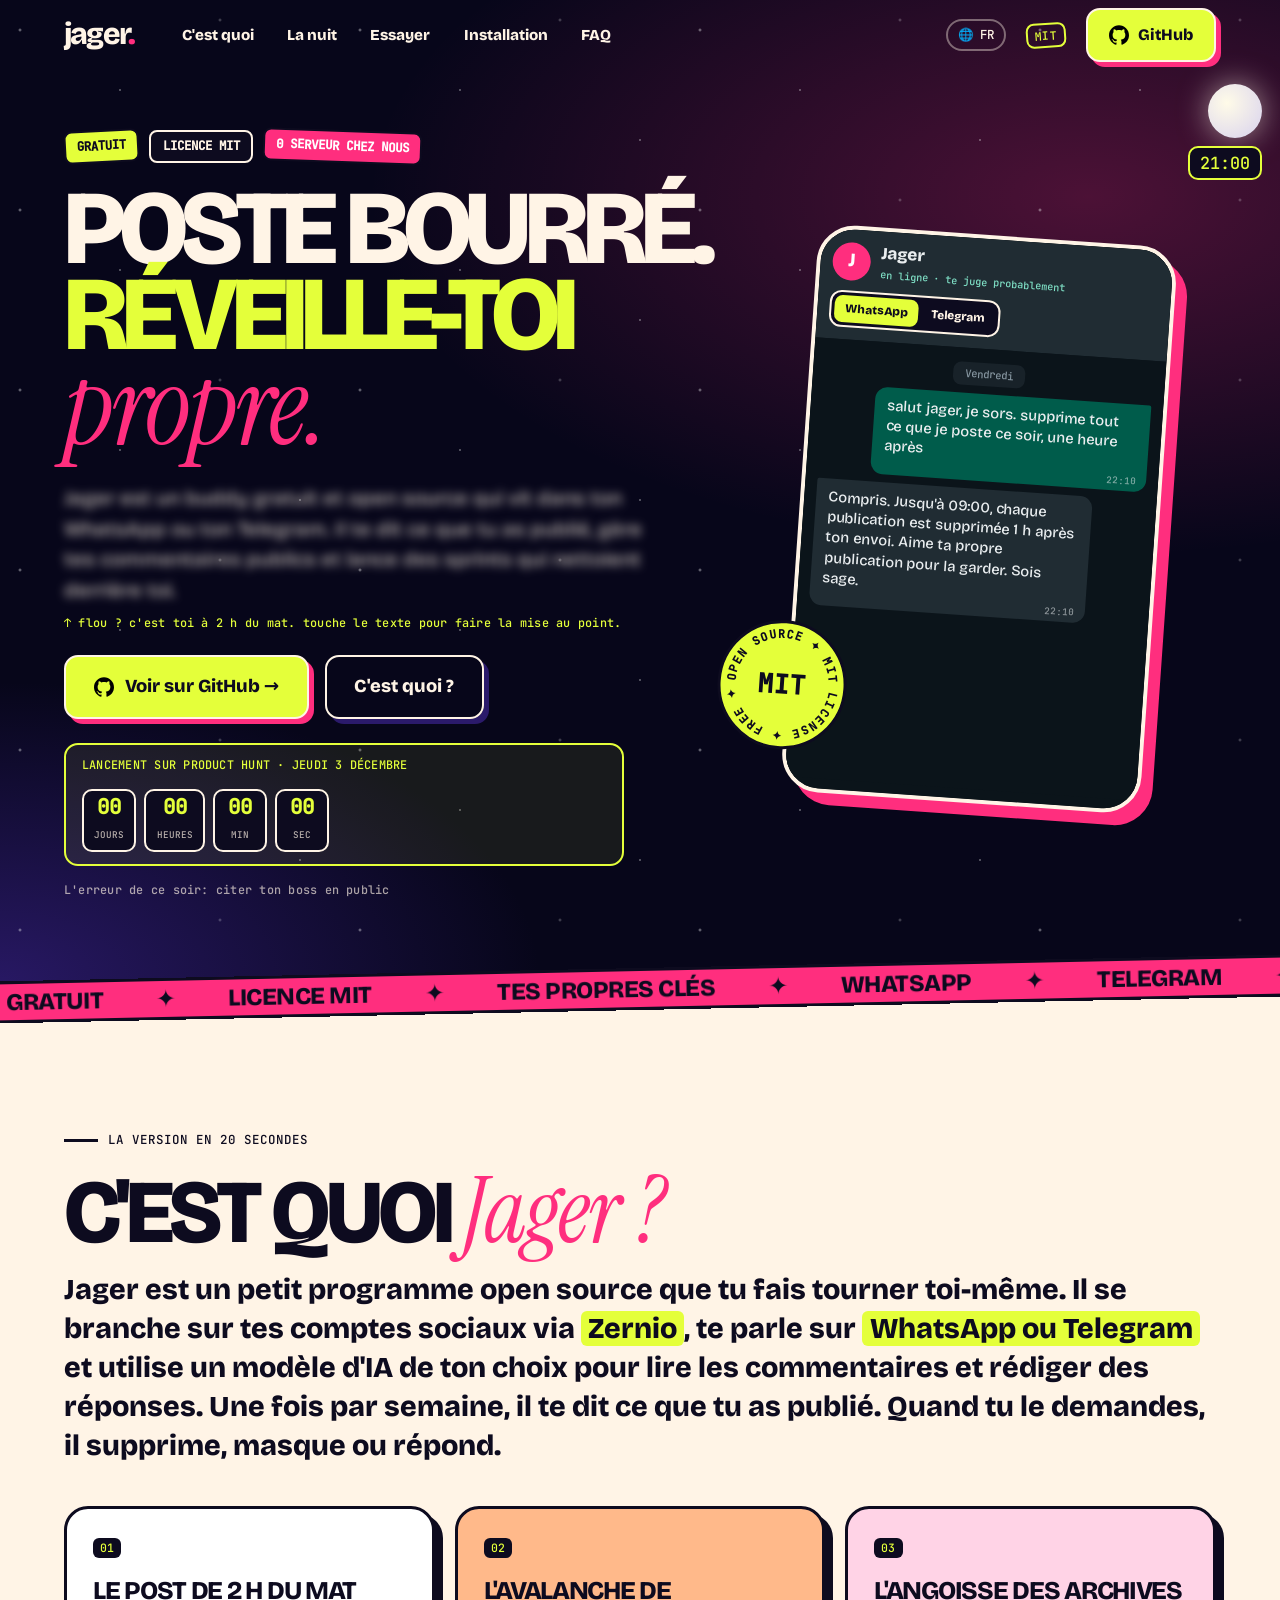
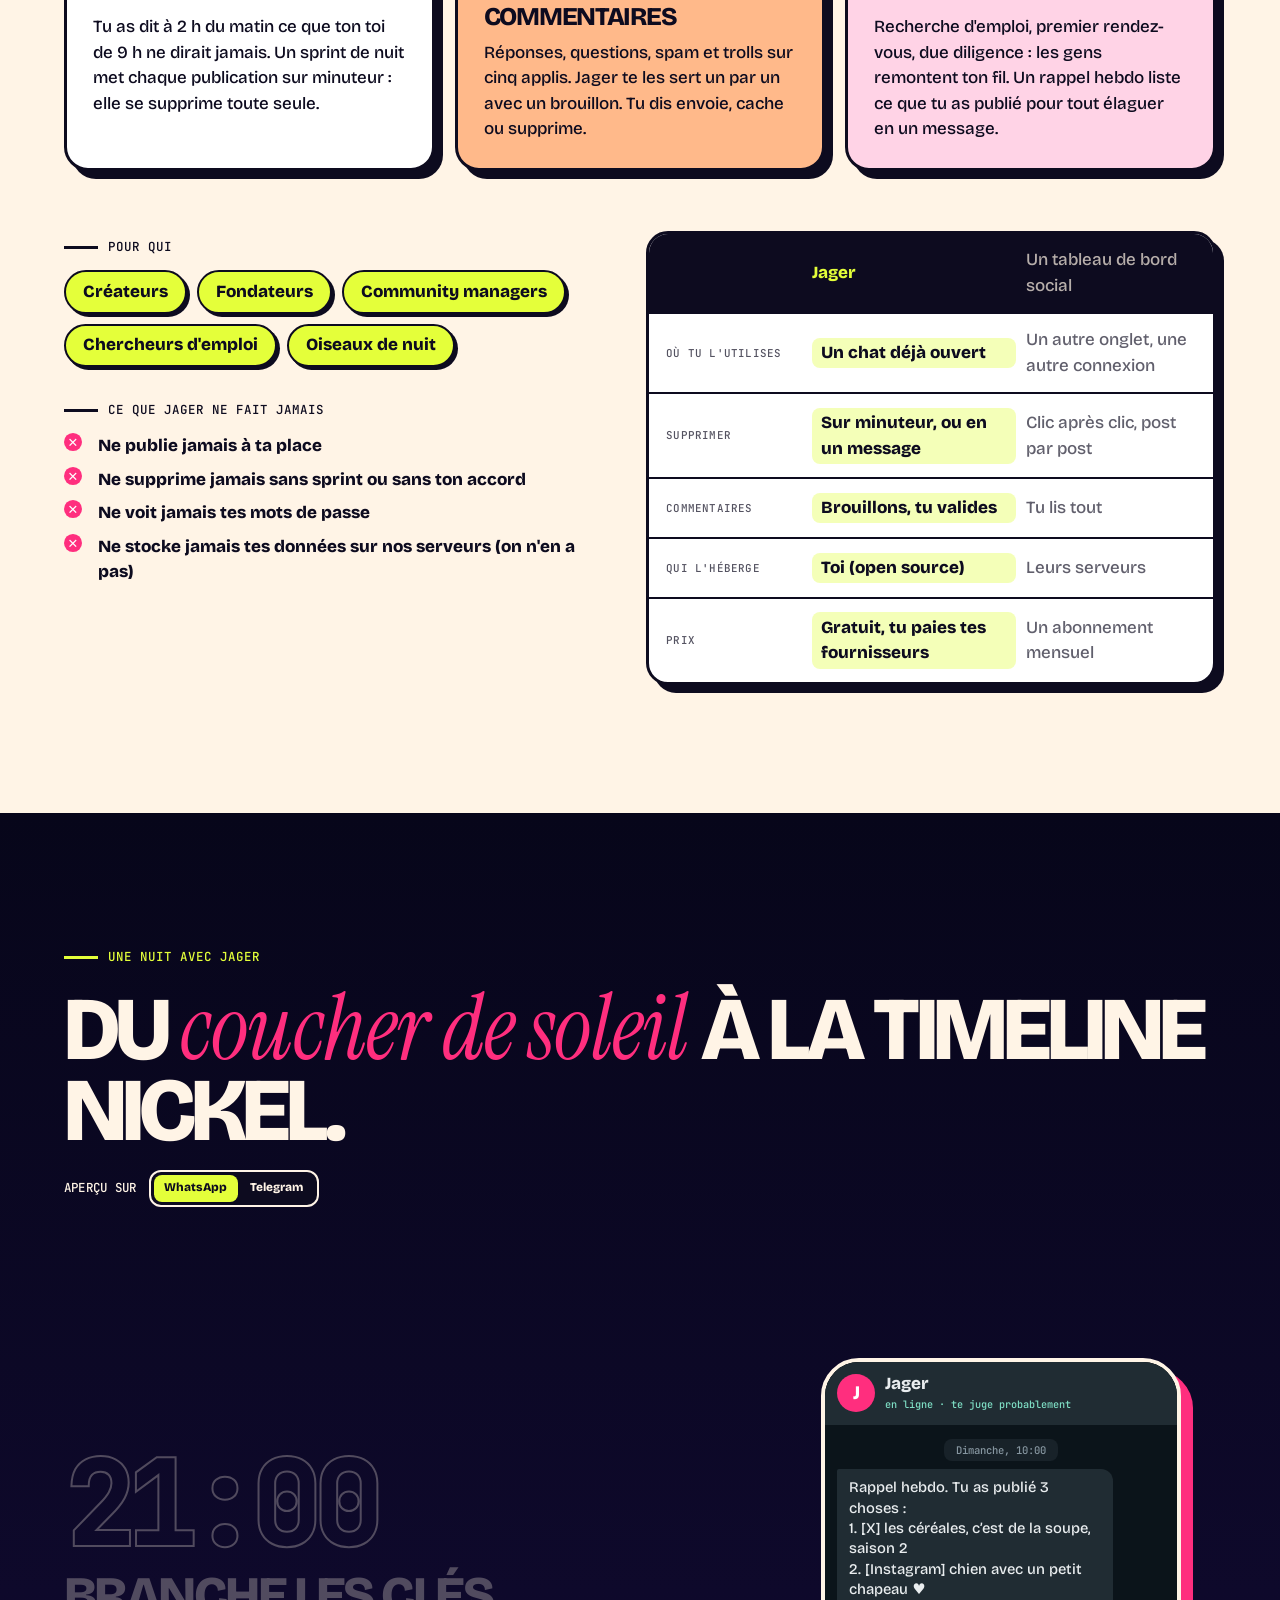
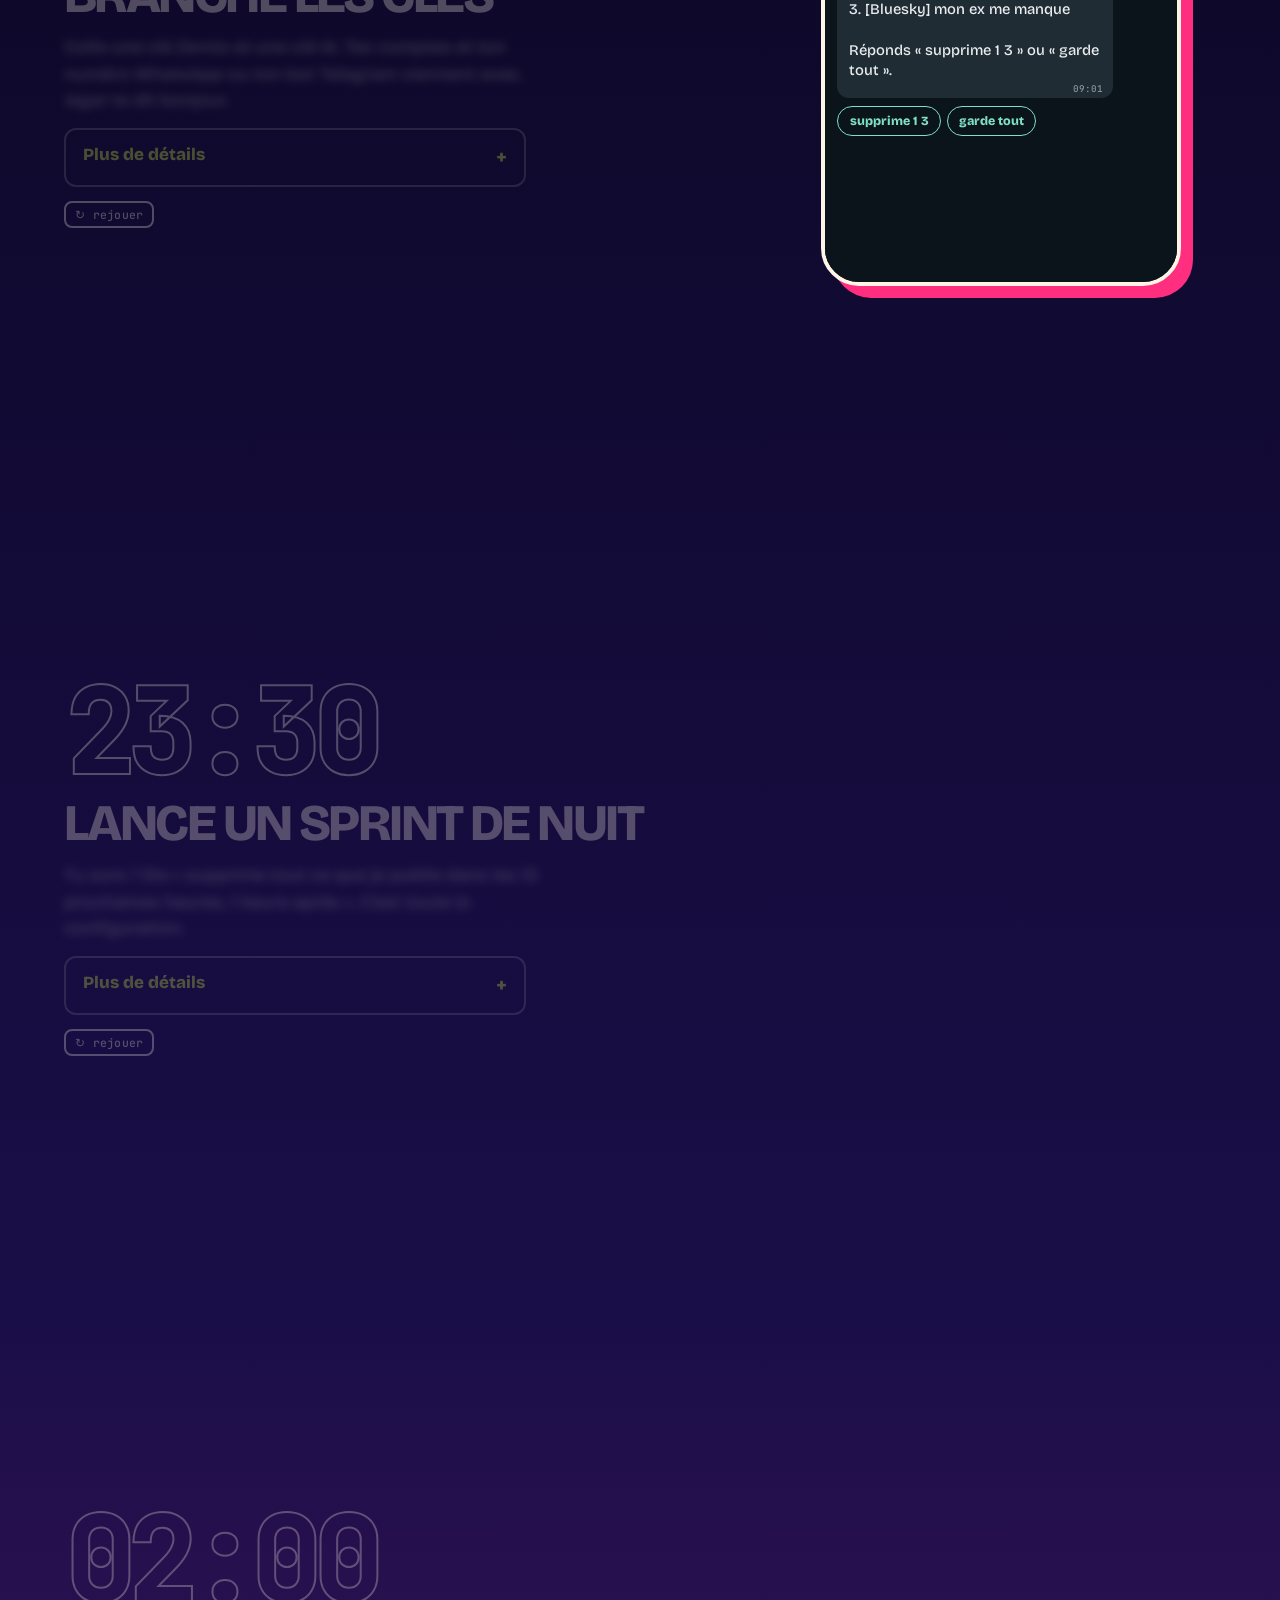
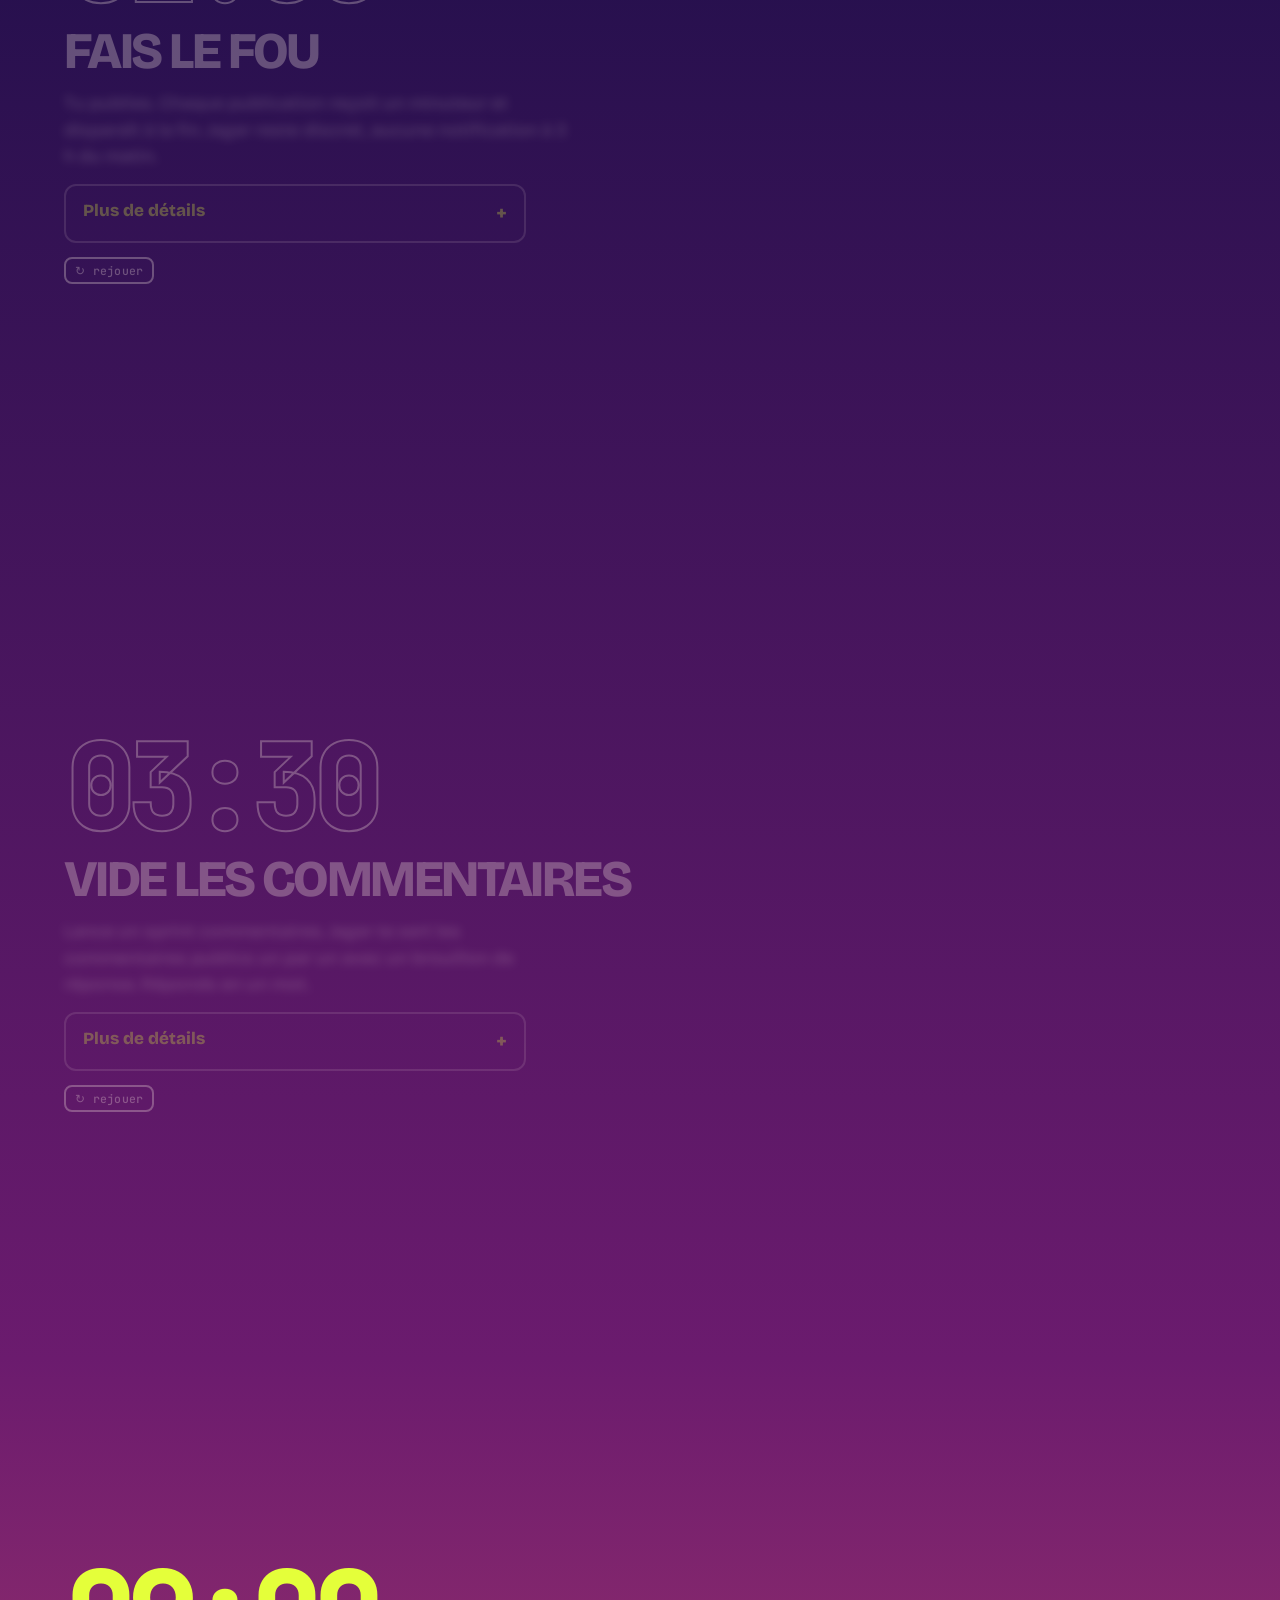
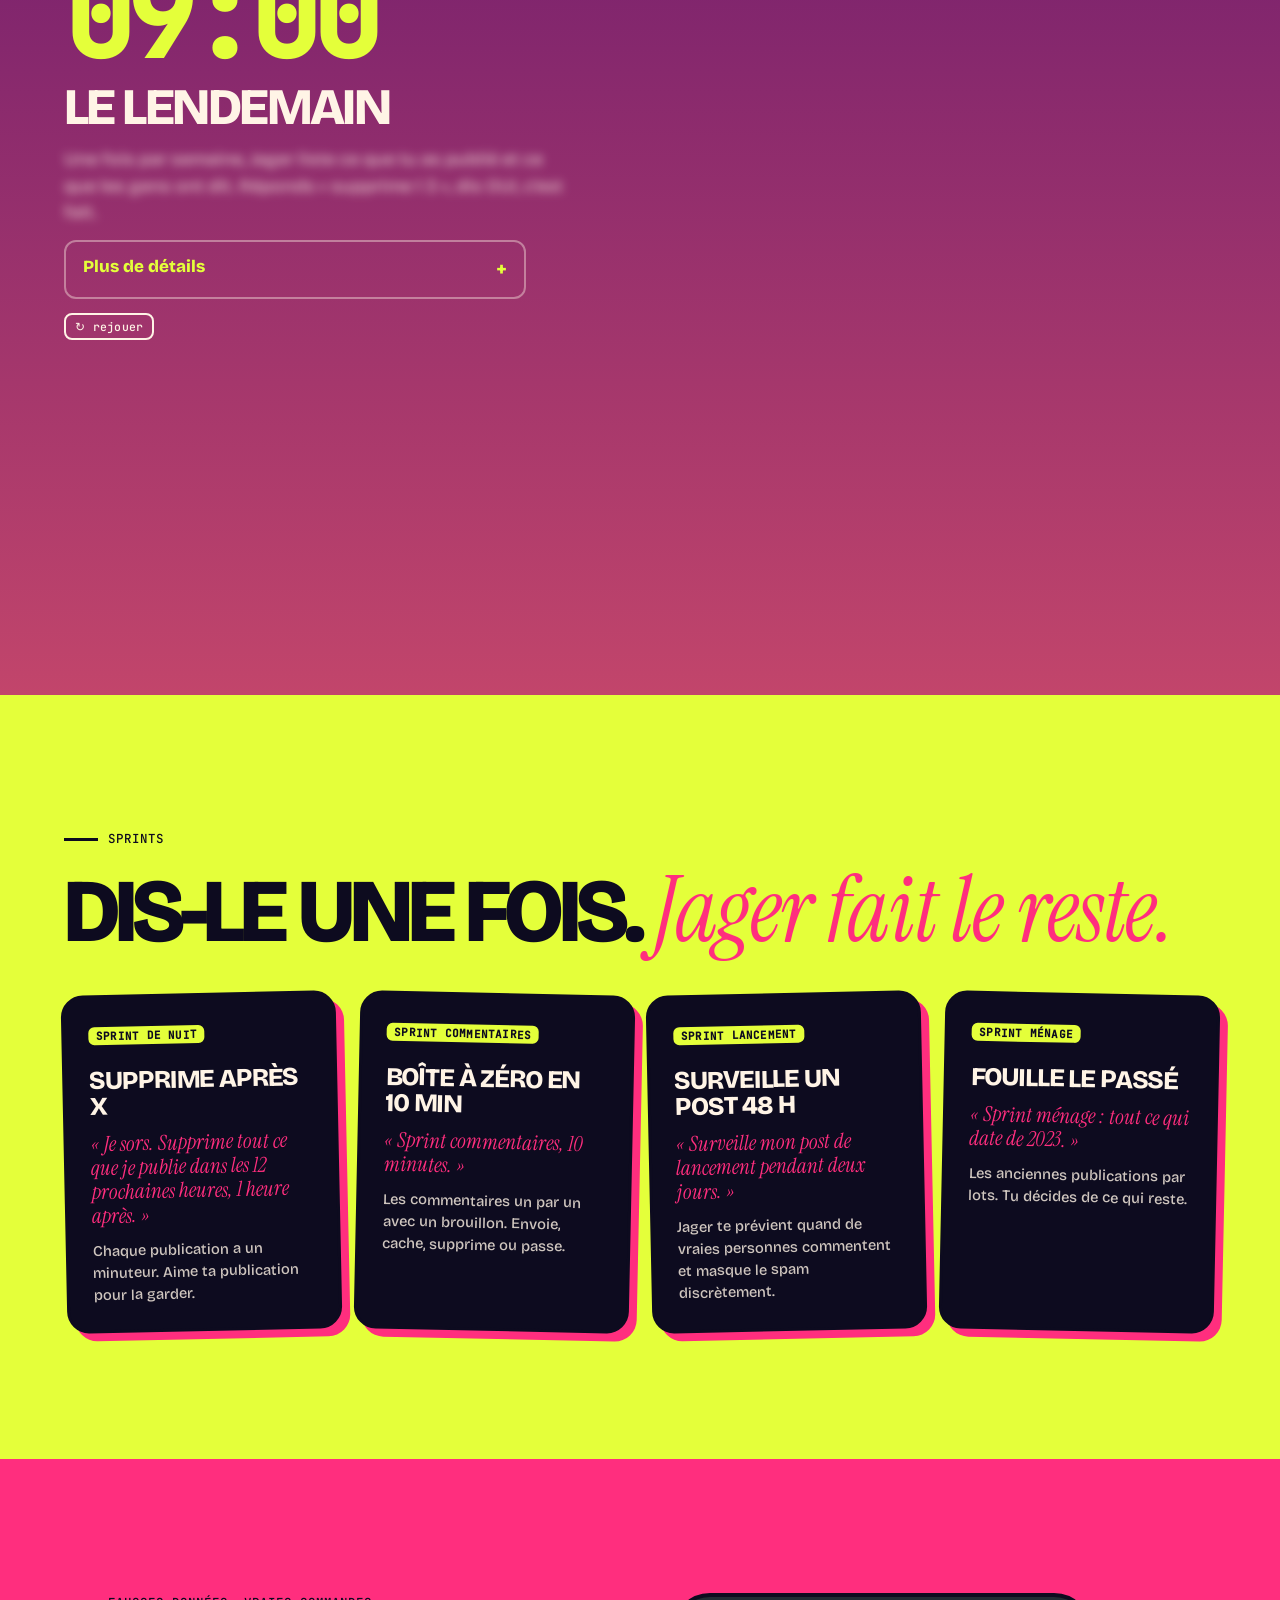
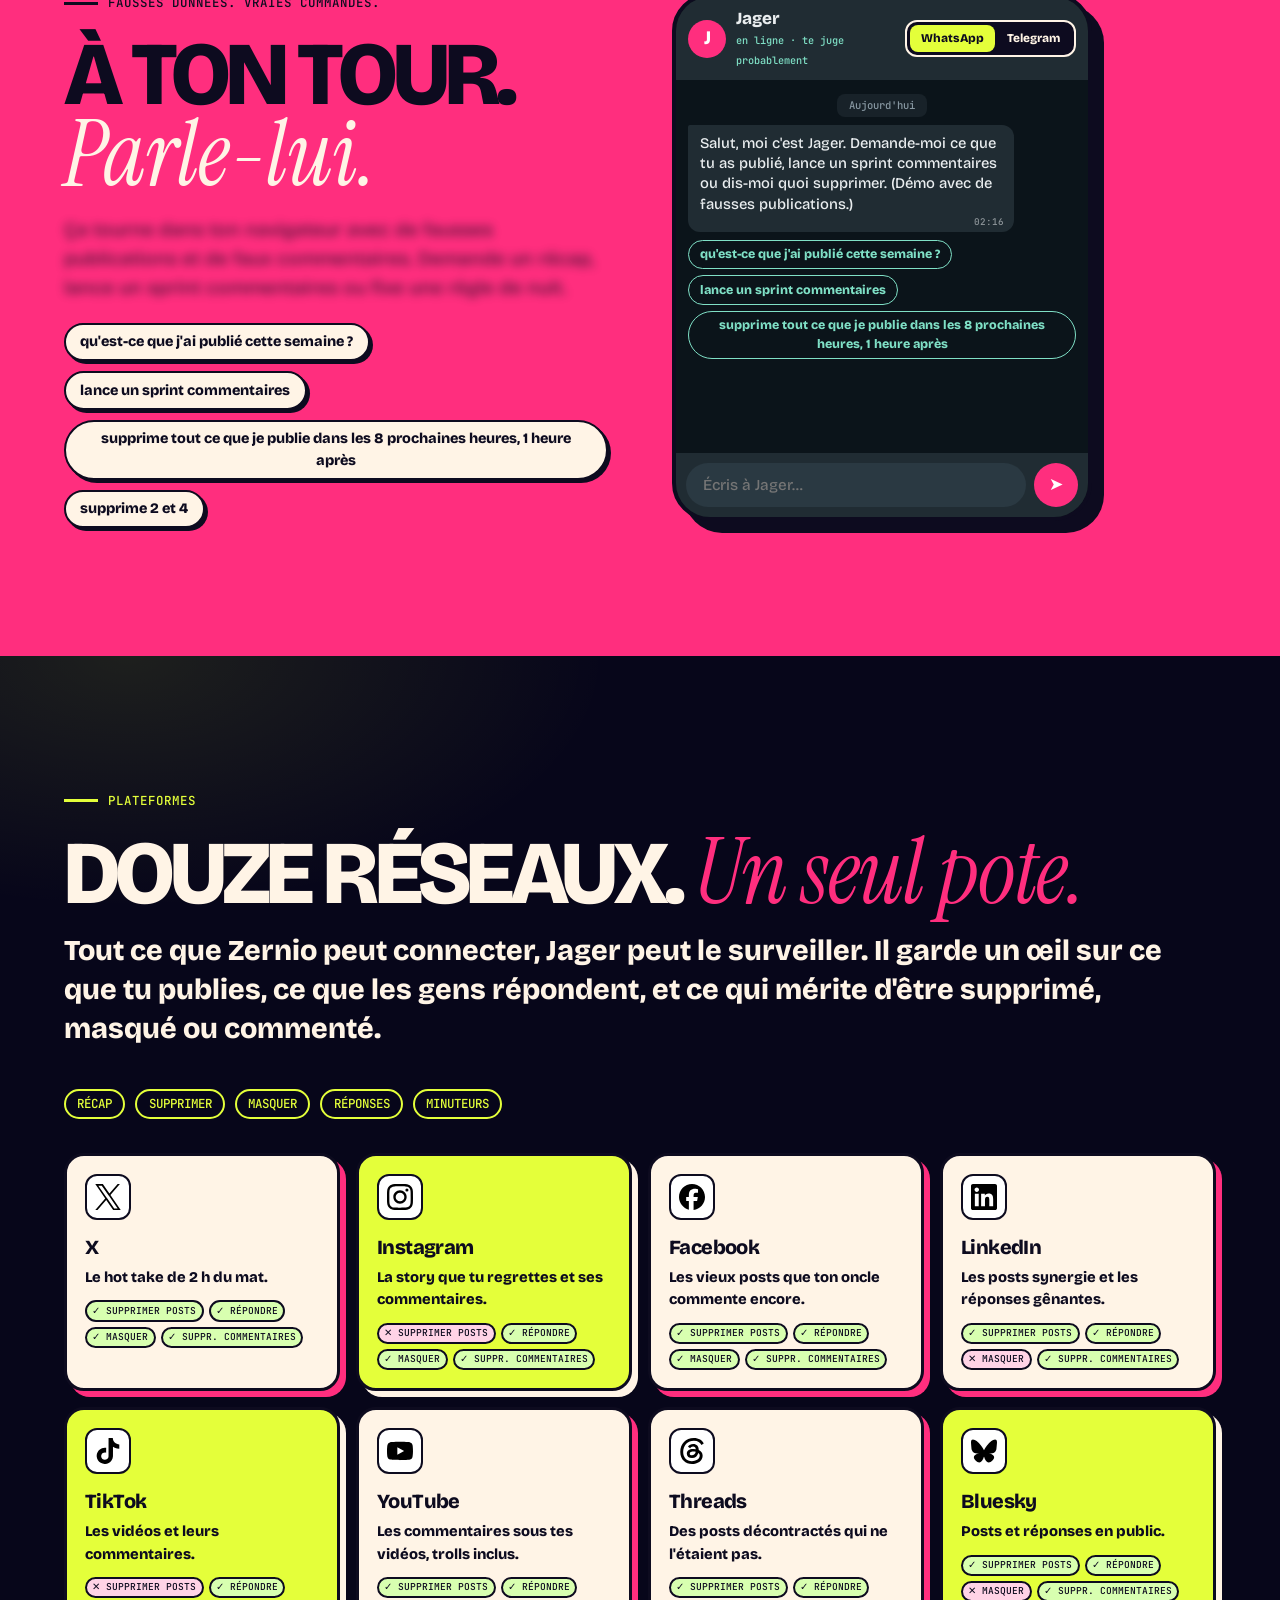
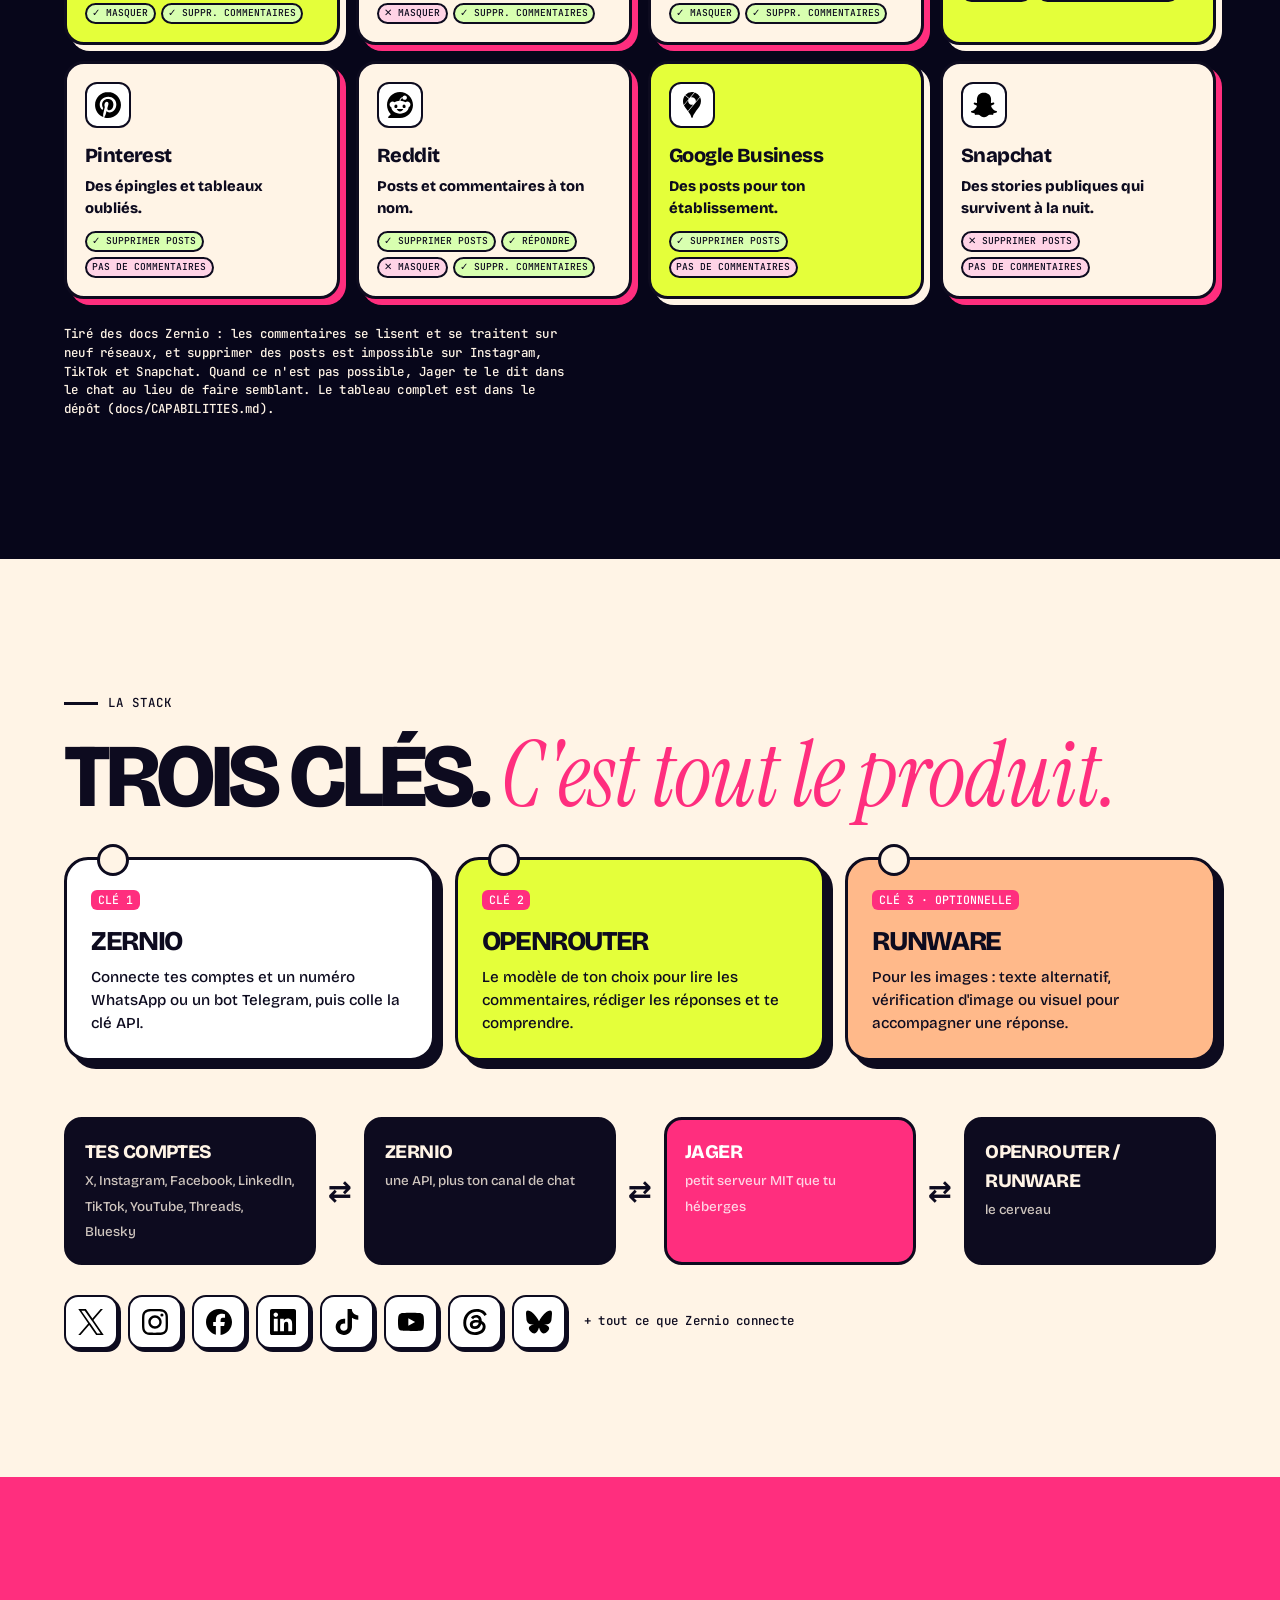
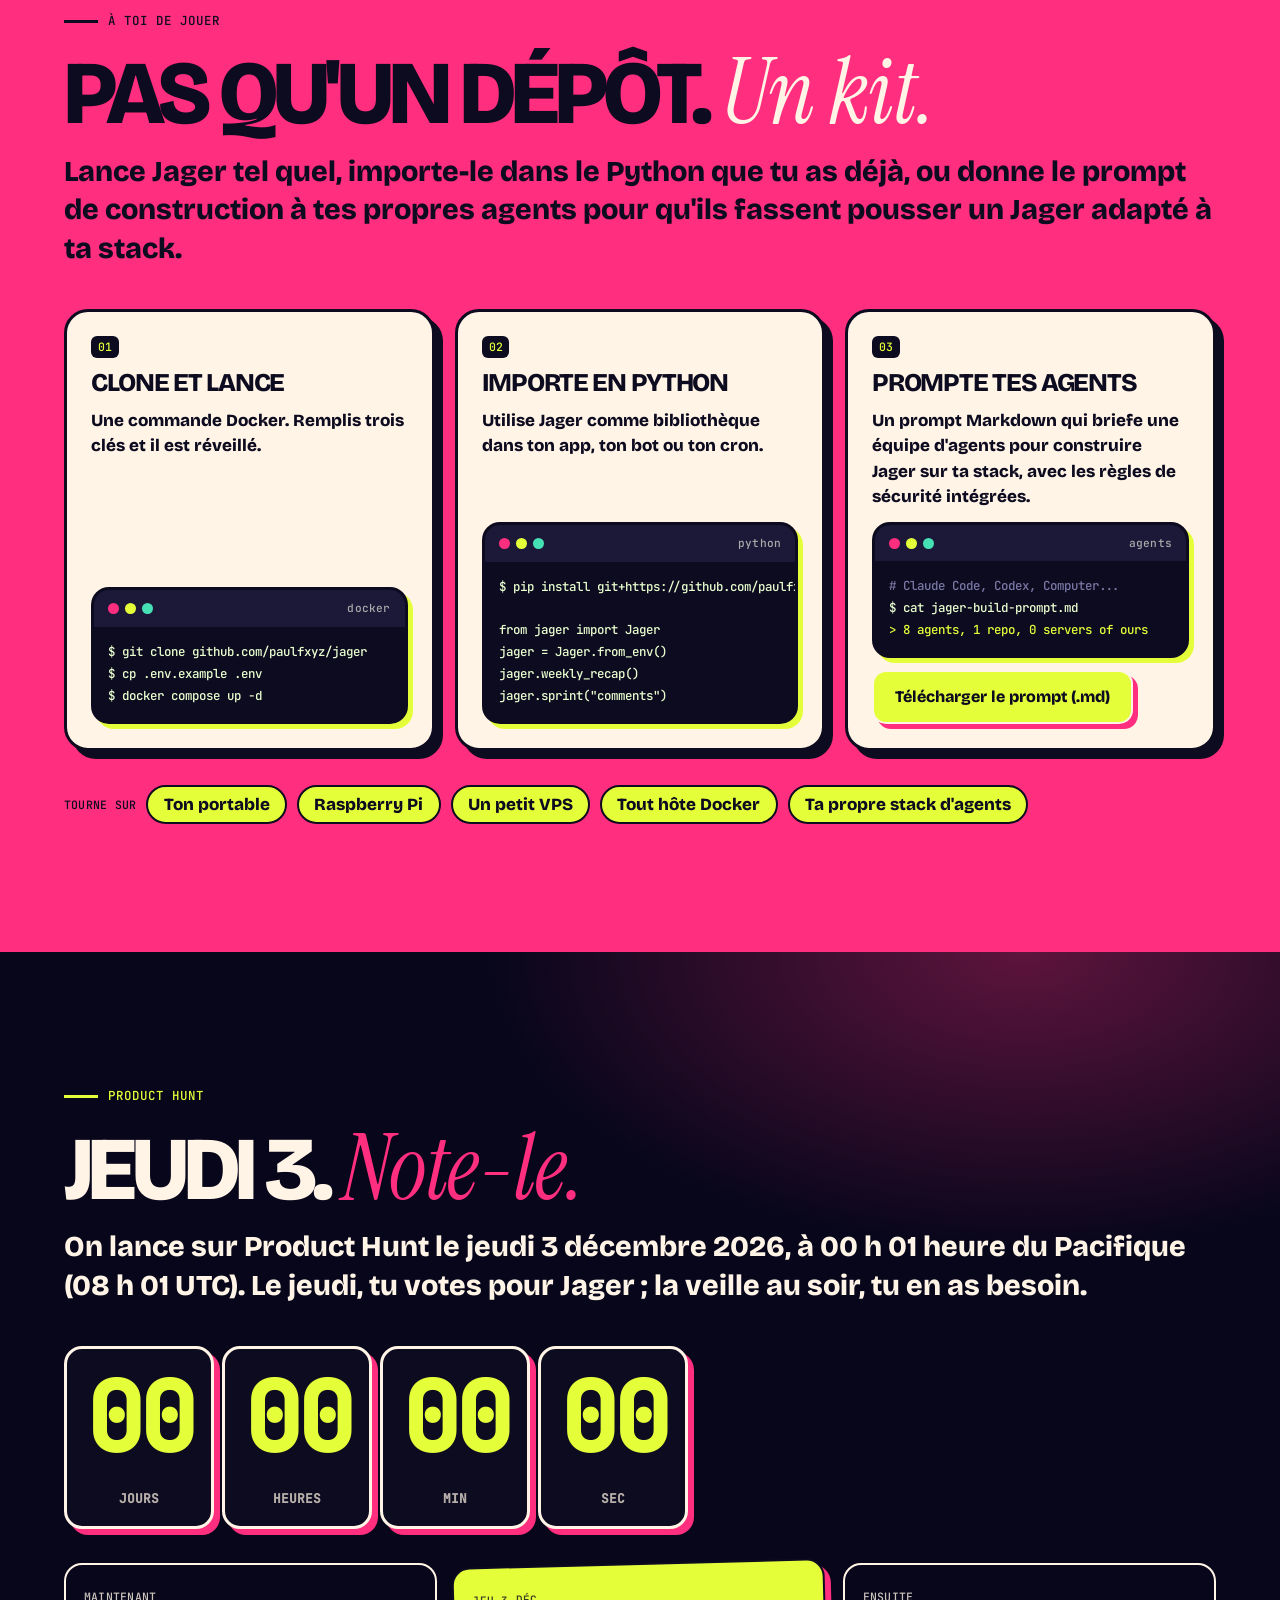
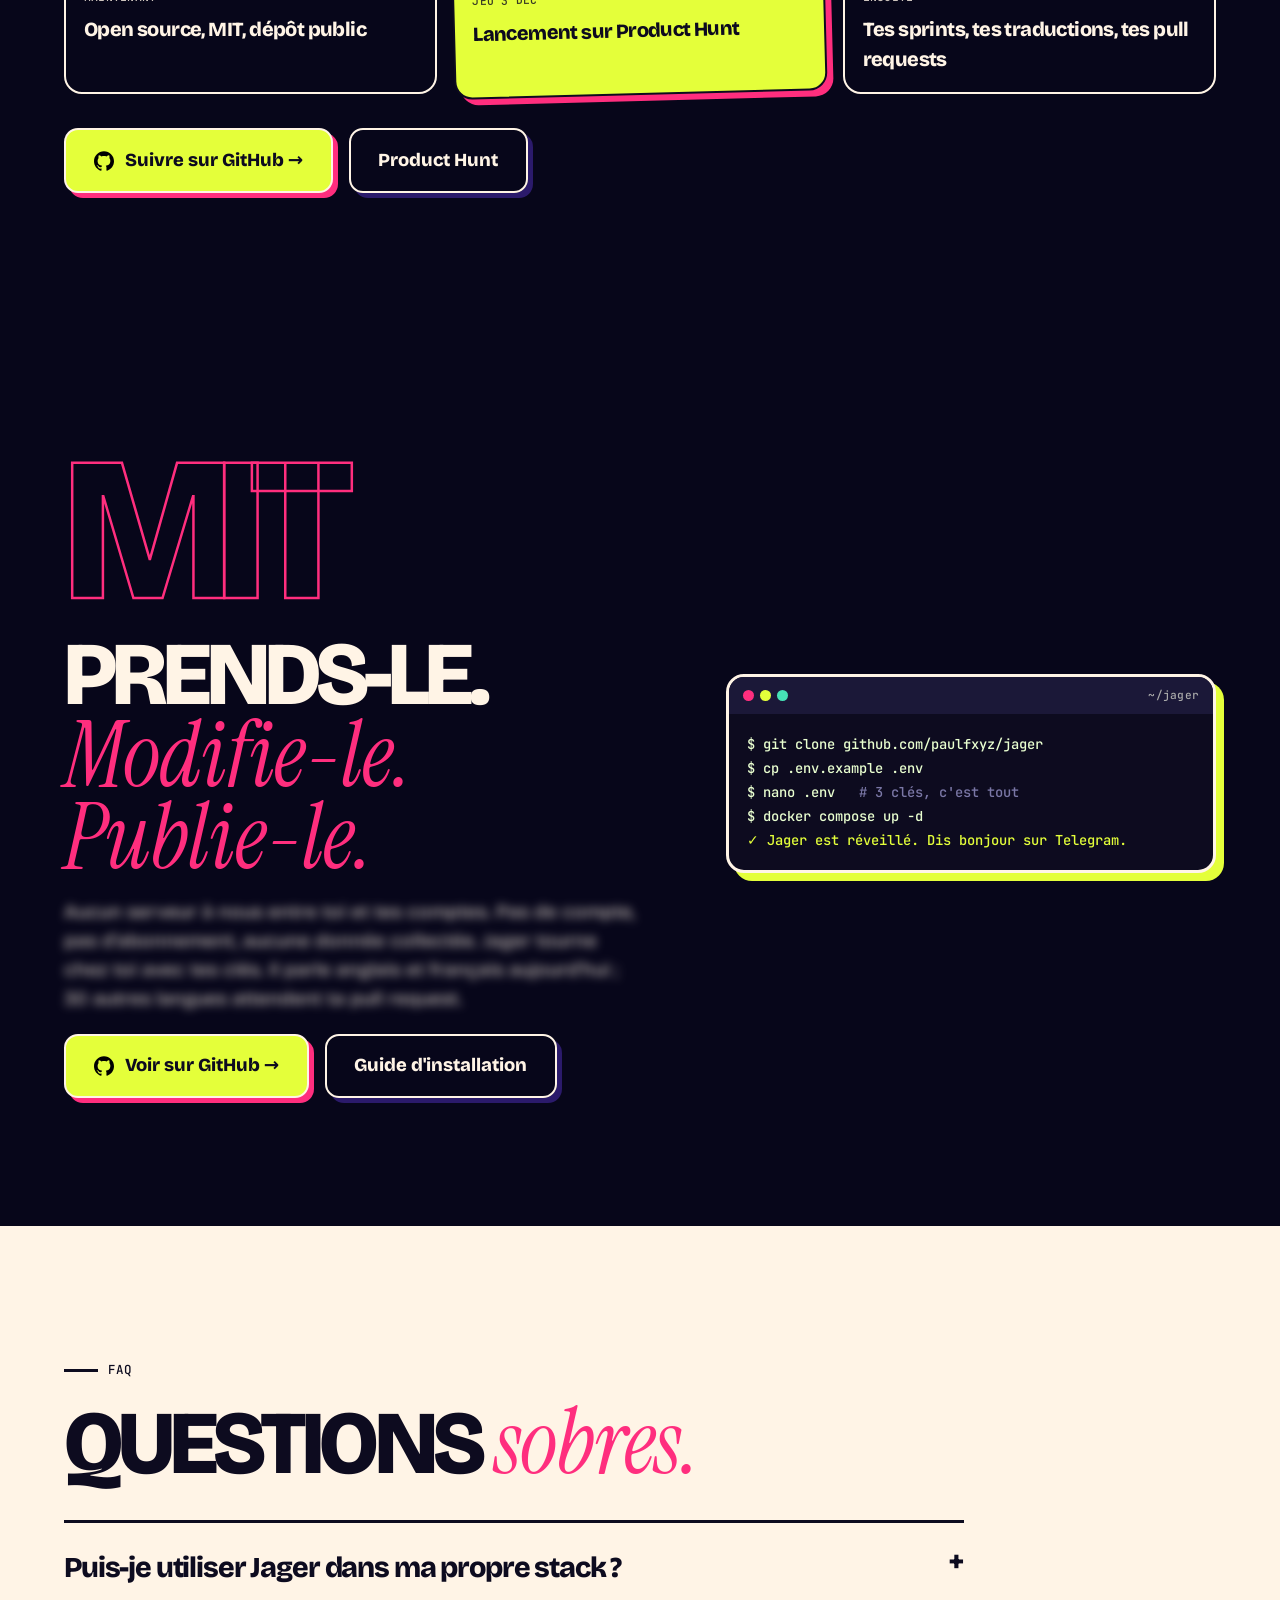
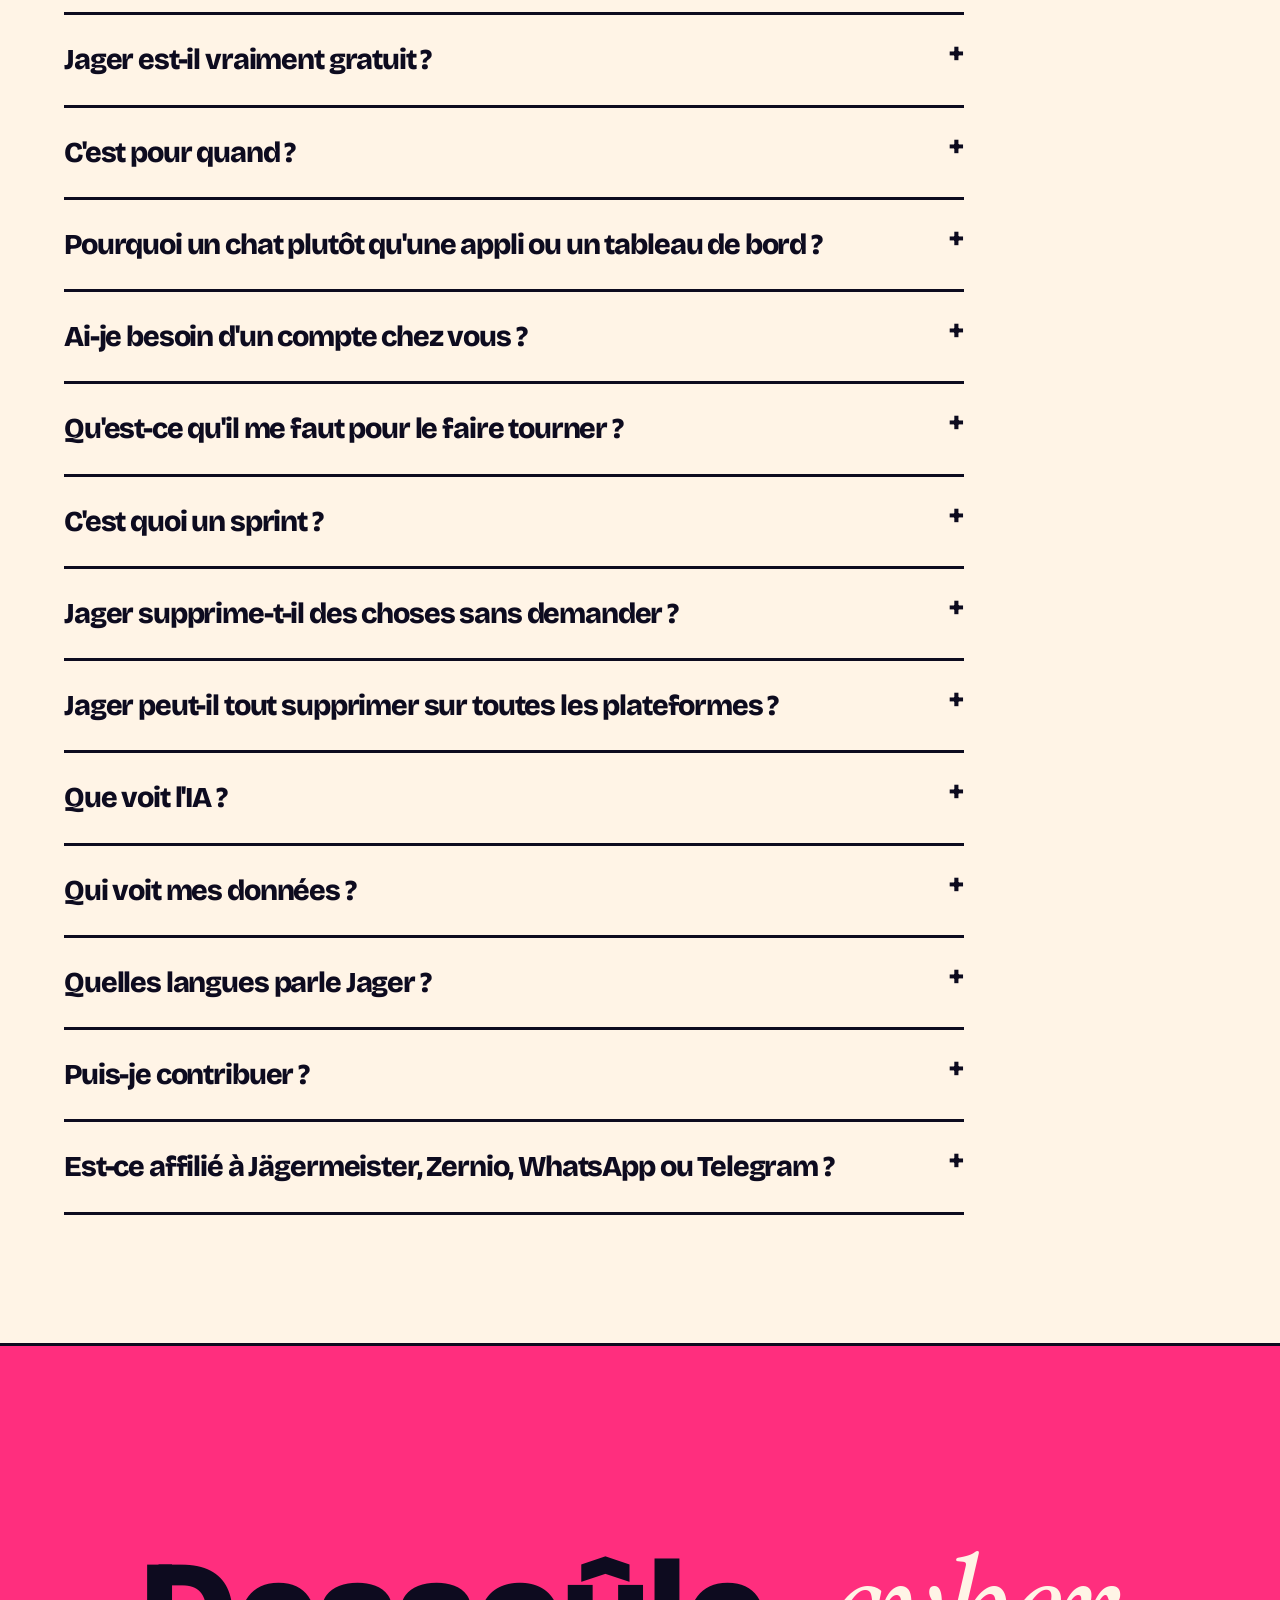
<file: site/fr/index.html>
<!doctype html><html lang="fr"><head><meta charset="utf-8"><meta name="viewport" content="width=device-width,initial-scale=1">
<title>Jager — le buddy gratuit et open source pour tes commentaires publics</title><meta name="description" content="Jager est un buddy gratuit sous licence MIT sur WhatsApp ou Telegram. Apporte une clé Zernio et une clé IA. Il gère tes commentaires publics, t'envoie des rappels hebdo et lance des sprints qui nettoient derrière toi. Lancement sur Product Hunt le jeudi 3 décembre."><meta name="theme-color" content="#07061a">
<link rel="canonical" href="https://jager.social/fr/"><link rel="alternate" hreflang="en" href="https://jager.social/"><link rel="alternate" hreflang="fr" href="https://jager.social/fr/"><link rel="alternate" hreflang="x-default" href="https://jager.social/"><link rel="icon" href="../favicon.svg" type="image/svg+xml">
<meta property="og:type" content="website"><meta property="og:site_name" content="Jager"><meta property="og:title" content="Jager — le buddy gratuit et open source pour tes commentaires publics"><meta property="og:description" content="Jager est un buddy gratuit sous licence MIT sur WhatsApp ou Telegram. Apporte une clé Zernio et une clé IA. Il gère tes commentaires publics, t'envoie des rappels hebdo et lance des sprints qui nettoient derrière toi. Lancement sur Product Hunt le jeudi 3 décembre."><meta property="og:image" content="https://jager.social/og.png"><meta name="twitter:card" content="summary_large_image">
<link rel="preload" href="../assets/fonts/BricolageGrotesque-800-normal.woff2" as="font" type="font/woff2" crossorigin>
<link rel="stylesheet" href="../fonts.css?v=7"><link rel="stylesheet" href="../night.css?v=7"></head>
<body class="on-dark"><script>document.documentElement.classList.add('js');try{if(document.cookie.indexOf('jagerDrunk=off')>-1)document.documentElement.classList.add('no-drunk')}catch(e){}</script><div class="prog" id="prog"></div>
<div class="hud" aria-hidden="true"><div class="orb" id="orb"></div><div class="clock" id="clock">21:00</div></div>
<header class="nav" id="nav"><div class="wrap in"><a class="logo" href="index.html" aria-label="Jager">jager<i>.</i></a>
<ul id="menu"><li><a href="index.html#what">C'est quoi</a></li><li><a href="index.html#night">La nuit</a></li><li><a href="index.html#try">Essayer</a></li><li><a href="setup.html">Installation</a></li><li><a href="index.html#faq">FAQ</a></li><li class="only-m"><a href="https://github.com/paulfxyz/jager" rel="noopener">GitHub</a></li></ul>
<div class="lang"><button class="lang-btn" id="langBtn" type="button" aria-haspopup="listbox" aria-expanded="false" aria-label="Language">🌐 <span>FR</span></button><ul class="lang-list" id="langList" hidden><li><a href="../index.html" hreflang="en">English</a></li><li><a href="index.html" hreflang="fr" aria-current="true">Français</a></li><li class="sep mono">Traductions bienvenues</li><li><button type="button" class="dis" data-lang="中文 (Mandarin)">中文 (Mandarin)</button></li><li><button type="button" class="dis" data-lang="हिन्दी">हिन्दी</button></li><li><button type="button" class="dis" data-lang="Español">Español</button></li><li><button type="button" class="dis" data-lang="العربية">العربية</button></li><li><button type="button" class="dis" data-lang="বাংলা">বাংলা</button></li><li><button type="button" class="dis" data-lang="Português">Português</button></li><li><button type="button" class="dis" data-lang="Русский">Русский</button></li><li><button type="button" class="dis" data-lang="اردو">اردو</button></li><li><button type="button" class="dis" data-lang="Bahasa Indonesia">Bahasa Indonesia</button></li><li><button type="button" class="dis" data-lang="Deutsch">Deutsch</button></li><li><button type="button" class="dis" data-lang="日本語">日本語</button></li><li><button type="button" class="dis" data-lang="Naijá (Pidgin)">Naijá (Pidgin)</button></li><li><button type="button" class="dis" data-lang="मराठी">मराठी</button></li><li><button type="button" class="dis" data-lang="తెలుగు">తెలుగు</button></li><li><button type="button" class="dis" data-lang="Türkçe">Türkçe</button></li><li><button type="button" class="dis" data-lang="தமிழ்">தமிழ்</button></li><li><button type="button" class="dis" data-lang="Tiếng Việt">Tiếng Việt</button></li><li><button type="button" class="dis" data-lang="한국어">한국어</button></li><li><button type="button" class="dis" data-lang="Italiano">Italiano</button></li><li><button type="button" class="dis" data-lang="ไทย">ไทย</button></li><li><button type="button" class="dis" data-lang="ગુજરાતી">ગુજરાતી</button></li><li><button type="button" class="dis" data-lang="فارسی">فارسی</button></li><li><button type="button" class="dis" data-lang="Polski">Polski</button></li><li><button type="button" class="dis" data-lang="Українська">Українська</button></li><li><button type="button" class="dis" data-lang="Kiswahili">Kiswahili</button></li><li><button type="button" class="dis" data-lang="粵語 (Cantonese)">粵語 (Cantonese)</button></li><li><button type="button" class="dis" data-lang="Basa Jawa">Basa Jawa</button></li><li><button type="button" class="dis" data-lang="ਪੰਜਾਬੀ">ਪੰਜਾਬੀ</button></li><li><button type="button" class="dis" data-lang="עברית">עברית</button></li></ul></div>
<span class="mit mono">MIT</span><a class="btn" href="https://github.com/paulfxyz/jager" rel="noopener"><img src="../assets/icons/github.svg" alt="" width="20" height="20"> GitHub</a>
<button class="burger" id="burger" type="button" aria-label="Menu" aria-expanded="false"><span></span><span></span></button></div></header><main>
<section class="hero on-dark"><div class="wrap grid"><div>
<div class="stickers"><span class="stk y">Gratuit</span><span class="stk">Licence MIT</span><span class="stk p">0 serveur chez nous</span></div>
<h1><span class="f">Poste bourré.</span><span class="o">Réveille-toi</span><span class="s">propre.</span></h1>
<p class="sub drunk">Jager est un buddy gratuit et open source qui vit dans ton WhatsApp ou ton Telegram. Il te dit ce que tu as publié, gère tes commentaires publics et lance des sprints qui nettoient derrière toi.</p>
<p class="hint mono">↑ flou ? c'est toi à 2 h du mat. touche le texte pour faire la mise au point.</p>
<div class="cta-row"><a class="btn btn--lg" href="https://github.com/paulfxyz/jager" rel="noopener"><img src="../assets/icons/github.svg" alt="" width="20" height="20"> Voir sur GitHub →</a><a class="btn btn--ghost btn--lg" href="#what">C'est quoi ?</a></div>
<div class="phpill"><span class="mono">Lancement sur Product Hunt · jeudi 3 décembre</span><div class="cd " data-cd><div><b data-u>00</b><span>jours</span></div><div><b data-u>00</b><span>heures</span></div><div><b data-u>00</b><span>min</span></div><div><b data-u>00</b><span>sec</span></div></div></div>
<p class="micro mono">L'erreur de ce soir: <span id="rot" data-list="écrire à ton ex|citer ton boss en public|mettre une étoile à un kebab|commenter « épouse-moi » sous le chien d'un inconnu|un post LinkedIn sur la synergie à 3 h du mat">écrire à ton ex</span></p></div>
<div class="hero-phone"><svg class="badge" viewBox="0 0 130 130" aria-hidden="true"><circle cx="65" cy="65" r="63" fill="#e4ff3a" stroke="#0d0b1f" stroke-width="3"/><defs><path id="cp" d="M65,65 m-47,0 a47,47 0 1,1 94,0 a47,47 0 1,1 -94,0"/></defs><text><textPath href="#cp" textLength="290" lengthAdjust="spacing">OPEN SOURCE ✦ MIT LICENSE ✦ FREE ✦</textPath></text><text x="65" y="74" text-anchor="middle" style="font-size:26px;letter-spacing:0">MIT</text></svg>
<div class="phone"><div class="chat" id="heroChat" data-ch="whatsapp" data-auto="1"><div class="c-top"><span class="av">J</span><div class="c-who"><b>Jager</b><small class="c-sub">en ligne · te juge probablement</small></div><div class="c-tabs" role="tablist" aria-label="Channel"><button type="button" role="tab" data-ch="whatsapp" aria-selected="true">WhatsApp</button><button type="button" role="tab" data-ch="telegram" aria-selected="false">Telegram</button></div></div><div class="c-body" aria-live="polite"></div></div></div></div></div></section>
<div class="tick" aria-hidden="true"><div class="tr"><div><span>Gratuit</span><span>Licence MIT</span><span>Tes propres clés</span><span>WhatsApp</span><span>Telegram</span><span>Sprints hebdo</span><span>Sans inscription</span><span>Open source</span></div><div><span>Gratuit</span><span>Licence MIT</span><span>Tes propres clés</span><span>WhatsApp</span><span>Telegram</span><span>Sprints hebdo</span><span>Sans inscription</span><span>Open source</span></div><div><span>Gratuit</span><span>Licence MIT</span><span>Tes propres clés</span><span>WhatsApp</span><span>Telegram</span><span>Sprints hebdo</span><span>Sans inscription</span><span>Open source</span></div><div><span>Gratuit</span><span>Licence MIT</span><span>Tes propres clés</span><span>WhatsApp</span><span>Telegram</span><span>Sprints hebdo</span><span>Sans inscription</span><span>Open source</span></div></div></div>
<section class="sec cream" id="what"><div class="wrap">
<div class="eyebrow rv">La version en 20 secondes</div>
<h2 class="rv">C'est quoi <span class="serif">Jager ?</span></h2>
<p class="big rv">Jager est un petit programme open source que tu fais tourner toi-même. Il se branche sur tes comptes sociaux via <b>Zernio</b>, te parle sur <b>WhatsApp ou Telegram</b> et utilise un modèle d'IA de ton choix pour lire les commentaires et rédiger des réponses. Une fois par semaine, il te dit ce que tu as publié. Quand tu le demandes, il supprime, masque ou répond.</p>
<div class="three"><div class="why rv" style="--d:0.0s"><span class="mono no">01</span><h3>Le post de 2 h du mat</h3><p>Tu as dit à 2 h du matin ce que ton toi de 9 h ne dirait jamais. Un sprint de nuit met chaque publication sur minuteur : elle se supprime toute seule.</p></div><div class="why rv" style="--d:0.06s"><span class="mono no">02</span><h3>L'avalanche de commentaires</h3><p>Réponses, questions, spam et trolls sur cinq applis. Jager te les sert un par un avec un brouillon. Tu dis envoie, cache ou supprime.</p></div><div class="why rv" style="--d:0.12s"><span class="mono no">03</span><h3>L'angoisse des archives</h3><p>Recherche d'emploi, premier rendez-vous, due diligence : les gens remontent ton fil. Un rappel hebdo liste ce que tu as publié pour tout élaguer en un message.</p></div></div>
<div class="duo2"><div class="rv"><div class="eyebrow">Pour qui</div><div class="chips2"><span>Créateurs</span><span>Fondateurs</span><span>Community managers</span><span>Chercheurs d'emploi</span><span>Oiseaux de nuit</span></div>
<div class="eyebrow" style="margin-top:34px">Ce que Jager ne fait jamais</div><ul class="never"><li>Ne publie jamais à ta place</li><li>Ne supprime jamais sans sprint ou sans ton accord</li><li>Ne voit jamais tes mots de passe</li><li>Ne stocke jamais tes données sur nos serveurs (on n'en a pas)</li></ul></div>
<div class="cmp rv"><div class="ch"><span></span><b>Jager</b><i>Un tableau de bord social</i></div><div class="cr"><span class="mono">Où tu l'utilises</span><b>Un chat déjà ouvert</b><i>Un autre onglet, une autre connexion</i></div><div class="cr"><span class="mono">Supprimer</span><b>Sur minuteur, ou en un message</b><i>Clic après clic, post par post</i></div><div class="cr"><span class="mono">Commentaires</span><b>Brouillons, tu valides</b><i>Tu lis tout</i></div><div class="cr"><span class="mono">Qui l'héberge</span><b>Toi (open source)</b><i>Leurs serveurs</i></div><div class="cr"><span class="mono">Prix</span><b>Gratuit, tu paies tes fournisseurs</b><i>Un abonnement mensuel</i></div></div></div>
</div></section>
<section class="sec story-sec on-dark" id="night"><div class="wrap">
<div class="eyebrow rv" style="color:var(--acid)">Une nuit avec Jager</div>
<h2 class="rv">Du <span class="serif">coucher de soleil</span> à la timeline nickel.</h2>
<div class="chan-pick rv"><span class="mono">Aperçu sur</span><div class="c-tabs" role="tablist" aria-label="Channel"><button type="button" role="tab" data-ch="whatsapp" aria-selected="true">WhatsApp</button><button type="button" role="tab" data-ch="telegram" aria-selected="false">Telegram</button></div></div>
<div class="story" id="story"><div class="chaps"><article class="chap" data-n="1"><div class="hh">21:00</div><h3>Branche les clés</h3><p class="drunk">Colle une clé Zernio et une clé IA. Tes comptes et ton numéro WhatsApp ou ton bot Telegram viennent avec. Jager te dit bonjour.</p><details class="more"><summary>Plus de détails</summary><p>Zernio gère les connexions à chaque plateforme. OpenRouter est le cerveau. Runware est optionnel, pour les images. Jager ne voit jamais un mot de passe.</p></details><button class="replay mono" type="button">↻ rejouer</button></article><article class="chap" data-n="2"><div class="hh">23:30</div><h3>Lance un sprint de nuit</h3><p class="drunk">Tu sors ? Dis « supprime tout ce que je publie dans les 10 prochaines heures, 1 heure après ». C'est toute la configuration.</p><details class="more"><summary>Plus de détails</summary><p>Dis « stop » et le sprint s'arrête aussitôt. En heures ou en jours, comme tu veux.</p></details><button class="replay mono" type="button">↻ rejouer</button></article><article class="chap" data-n="3"><div class="hh">02:00</div><h3>Fais le fou</h3><p class="drunk">Tu publies. Chaque publication reçoit un minuteur et disparaît à la fin. Jager reste discret, aucune notification à 3 h du matin.</p><details class="more"><summary>Plus de détails</summary><p>Aime ta propre publication pour la garder. Quand une plateforme n'autorise pas la suppression par une appli, Jager nettoie les commentaires et réponses et te dit ce qu'il n'a pas pu retirer.</p></details><button class="replay mono" type="button">↻ rejouer</button></article><article class="chap" data-n="4"><div class="hh">03:30</div><h3>Vide les commentaires</h3><p class="drunk">Lance un sprint commentaires. Jager te sert les commentaires publics un par un avec un brouillon de réponse. Réponds en un mot.</p><details class="more"><summary>Plus de détails</summary><p>Les réponses sont rédigées par le modèle IA que tu as choisi et ne partent jamais sans ton accord.</p></details><button class="replay mono" type="button">↻ rejouer</button></article><article class="chap" data-n="5"><div class="hh">09:00</div><h3>Le lendemain</h3><p class="drunk">Une fois par semaine, Jager liste ce que tu as publié et ce que les gens ont dit. Réponds « supprime 1 3 », dis OUI, c'est fait.</p><details class="more"><summary>Plus de détails</summary><p>Les rappels ne suppriment jamais rien tout seuls et les grosses suppressions demandent toujours confirmation.</p></details><button class="replay mono" type="button">↻ rejouer</button></article></div>
<div class="stage" id="stage" data-s="1"><div class="stage-in"><div class="phone"><div class="chat" id="stChat" data-ch="whatsapp" data-auto="0"><div class="c-top"><span class="av">J</span><div class="c-who"><b>Jager</b><small class="c-sub">en ligne · te juge probablement</small></div></div><div class="c-body" aria-live="polite"></div></div></div><div class="fcard"><div class="fc-top mono"><b>Ton fil</b><span class="fc-clock" id="fcClock">00:00</span></div><div class="fc-list" id="stFeed"></div></div></div></div></div>
</div></section>
<section class="sec spr"><div class="wrap"><div class="eyebrow rv">Sprints</div><h2 class="rv">Dis-le une fois. <span class="serif">Jager fait le reste.</span></h2>
<div class="sp-grid">
<article class="sp rv"><span class="mono tag">sprint de nuit</span><h3>Supprime après X</h3><blockquote>« Je sors. Supprime tout ce que je publie dans les 12 prochaines heures, 1 heure après. »</blockquote><p>Chaque publication a un minuteur. Aime ta publication pour la garder.</p></article>
<article class="sp rv" style="--d:.06s"><span class="mono tag">sprint commentaires</span><h3>Boîte à zéro en 10 min</h3><blockquote>« Sprint commentaires, 10 minutes. »</blockquote><p>Les commentaires un par un avec un brouillon. Envoie, cache, supprime ou passe.</p></article>
<article class="sp rv" style="--d:.12s"><span class="mono tag">sprint lancement</span><h3>Surveille un post 48 h</h3><blockquote>« Surveille mon post de lancement pendant deux jours. »</blockquote><p>Jager te prévient quand de vraies personnes commentent et masque le spam discrètement.</p></article>
<article class="sp rv" style="--d:.18s"><span class="mono tag">sprint ménage</span><h3>Fouille le passé</h3><blockquote>« Sprint ménage : tout ce qui date de 2023. »</blockquote><p>Les anciennes publications par lots. Tu décides de ce qui reste.</p></article></div></div></section>
<section class="sec try" id="try"><div class="wrap try-grid"><div><div class="eyebrow rv">Fausses données. Vraies commandes.</div><h2 class="rv">À ton tour. <span class="serif">Parle-lui.</span></h2>
<p class="lead rv drunk" style="font-size:1.2rem;max-width:44ch">Ça tourne dans ton navigateur avec de fausses publications et de faux commentaires. Demande un récap, lance un sprint commentaires ou fixe une règle de nuit.</p>
<div class="chips rv" id="ideas"><button type="button">qu'est-ce que j'ai publié cette semaine ?</button><button type="button">lance un sprint commentaires</button><button type="button">supprime tout ce que je publie dans les 8 prochaines heures, 1 heure après</button><button type="button">supprime 2 et 4</button></div></div>
<div class="rv"><div class="phone"><div class="chat" id="tryChat" data-ch="whatsapp" data-auto="0"><div class="c-top"><span class="av">J</span><div class="c-who"><b>Jager</b><small class="c-sub">en ligne · te juge probablement</small></div><div class="c-tabs" role="tablist" aria-label="Channel"><button type="button" role="tab" data-ch="whatsapp" aria-selected="true">WhatsApp</button><button type="button" role="tab" data-ch="telegram" aria-selected="false">Telegram</button></div></div><div class="c-body" aria-live="polite"></div><form class="c-form" autocomplete="off"><label class="sr" for="tryChatIn">Écris à Jager…</label><input id="tryChatIn" type="text" maxlength="160" placeholder="Écris à Jager…"><button type="submit" aria-label="Send">➤</button></form></div></div></div></div></section>
<section class="sec plat on-dark" id="platforms"><div class="wrap"><div class="eyebrow rv" style="color:var(--acid)">Plateformes</div>
<h2 class="rv">Douze réseaux. <span class="serif">Un seul pote.</span></h2>
<p class="big rv" style="max-width:62ch">Tout ce que Zernio peut connecter, Jager peut le surveiller. Il garde un œil sur ce que tu publies, ce que les gens répondent, et ce qui mérite d'être supprimé, masqué ou commenté.</p>
<div class="pw rv"><span>Récap</span><span>Supprimer</span><span>Masquer</span><span>Réponses</span><span>Minuteurs</span></div>
<div class="pgrid"><div class="pc rv" style="--d:0.00s"><span class="pi"><img src="../assets/icons/x.svg" alt=""></span><b>X</b><p>Le hot take de 2 h du mat.</p><div class="cks"><span class="ck y">✓ supprimer posts</span><span class="ck y">✓ répondre</span><span class="ck y">✓ masquer</span><span class="ck y">✓ suppr. commentaires</span></div></div><div class="pc rv" style="--d:0.04s"><span class="pi"><img src="../assets/icons/instagram.svg" alt=""></span><b>Instagram</b><p>La story que tu regrettes et ses commentaires.</p><div class="cks"><span class="ck n">✕ supprimer posts</span><span class="ck y">✓ répondre</span><span class="ck y">✓ masquer</span><span class="ck y">✓ suppr. commentaires</span></div></div><div class="pc rv" style="--d:0.08s"><span class="pi"><img src="../assets/icons/facebook.svg" alt=""></span><b>Facebook</b><p>Les vieux posts que ton oncle commente encore.</p><div class="cks"><span class="ck y">✓ supprimer posts</span><span class="ck y">✓ répondre</span><span class="ck y">✓ masquer</span><span class="ck y">✓ suppr. commentaires</span></div></div><div class="pc rv" style="--d:0.12s"><span class="pi"><img src="../assets/icons/linkedin.svg" alt=""></span><b>LinkedIn</b><p>Les posts synergie et les réponses gênantes.</p><div class="cks"><span class="ck y">✓ supprimer posts</span><span class="ck y">✓ répondre</span><span class="ck n">✕ masquer</span><span class="ck y">✓ suppr. commentaires</span></div></div><div class="pc rv" style="--d:0.16s"><span class="pi"><img src="../assets/icons/tiktok.svg" alt=""></span><b>TikTok</b><p>Les vidéos et leurs commentaires.</p><div class="cks"><span class="ck n">✕ supprimer posts</span><span class="ck y">✓ répondre</span><span class="ck y">✓ masquer</span><span class="ck y">✓ suppr. commentaires</span></div></div><div class="pc rv" style="--d:0.20s"><span class="pi"><img src="../assets/icons/youtube.svg" alt=""></span><b>YouTube</b><p>Les commentaires sous tes vidéos, trolls inclus.</p><div class="cks"><span class="ck y">✓ supprimer posts</span><span class="ck y">✓ répondre</span><span class="ck n">✕ masquer</span><span class="ck y">✓ suppr. commentaires</span></div></div><div class="pc rv" style="--d:0.24s"><span class="pi"><img src="../assets/icons/threads.svg" alt=""></span><b>Threads</b><p>Des posts décontractés qui ne l'étaient pas.</p><div class="cks"><span class="ck y">✓ supprimer posts</span><span class="ck y">✓ répondre</span><span class="ck y">✓ masquer</span><span class="ck y">✓ suppr. commentaires</span></div></div><div class="pc rv" style="--d:0.28s"><span class="pi"><img src="../assets/icons/bluesky.svg" alt=""></span><b>Bluesky</b><p>Posts et réponses en public.</p><div class="cks"><span class="ck y">✓ supprimer posts</span><span class="ck y">✓ répondre</span><span class="ck n">✕ masquer</span><span class="ck y">✓ suppr. commentaires</span></div></div><div class="pc rv" style="--d:0.32s"><span class="pi"><img src="../assets/icons/pinterest.svg" alt=""></span><b>Pinterest</b><p>Des épingles et tableaux oubliés.</p><div class="cks"><span class="ck y">✓ supprimer posts</span><span class="ck n">pas de commentaires</span></div></div><div class="pc rv" style="--d:0.36s"><span class="pi"><img src="../assets/icons/reddit.svg" alt=""></span><b>Reddit</b><p>Posts et commentaires à ton nom.</p><div class="cks"><span class="ck y">✓ supprimer posts</span><span class="ck y">✓ répondre</span><span class="ck n">✕ masquer</span><span class="ck y">✓ suppr. commentaires</span></div></div><div class="pc rv" style="--d:0.40s"><span class="pi"><img src="../assets/icons/googlemaps.svg" alt=""></span><b>Google Business</b><p>Des posts pour ton établissement.</p><div class="cks"><span class="ck y">✓ supprimer posts</span><span class="ck n">pas de commentaires</span></div></div><div class="pc rv" style="--d:0.44s"><span class="pi"><img src="../assets/icons/snapchat.svg" alt=""></span><b>Snapchat</b><p>Des stories publiques qui survivent à la nuit.</p><div class="cks"><span class="ck n">✕ supprimer posts</span><span class="ck n">pas de commentaires</span></div></div></div>
<p class="pnote mono rv">Tiré des docs Zernio : les commentaires se lisent et se traitent sur neuf réseaux, et supprimer des posts est impossible sur Instagram, TikTok et Snapchat. Quand ce n'est pas possible, Jager te le dit dans le chat au lieu de faire semblant. Le tableau complet est dans le dépôt (docs/CAPABILITIES.md).</p>
</div></section>
<section class="sec cream" id="stack"><div class="wrap"><div class="eyebrow rv">La stack</div><h2 class="rv">Trois clés. <span class="serif">C'est tout le produit.</span></h2>
<div class="keys"><div class="key rv"><span class="no">clé 1</span><b>Zernio</b><p>Connecte tes comptes et un numéro WhatsApp ou un bot Telegram, puis colle la clé API.</p></div>
<div class="key rv" style="--d:.06s"><span class="no">clé 2</span><b>OpenRouter</b><p>Le modèle de ton choix pour lire les commentaires, rédiger les réponses et te comprendre.</p></div>
<div class="key rv" style="--d:.12s"><span class="no">clé 3 · optionnelle</span><b>Runware</b><p>Pour les images : texte alternatif, vérification d'image ou visuel pour accompagner une réponse.</p></div></div>
<div class="flow rv"><div class="nd"><b>Tes comptes</b><span>X, Instagram, Facebook, LinkedIn, TikTok, YouTube, Threads, Bluesky</span></div><div class="ar">⇄</div><div class="nd"><b>Zernio</b><span>une API, plus ton canal de chat</span></div><div class="ar">⇄</div><div class="nd hot"><b>Jager</b><span>petit serveur MIT que tu héberges</span></div><div class="ar">⇄</div><div class="nd"><b>OpenRouter / Runware</b><span>le cerveau</span></div></div>
<div class="logos rv"><span class="lg"><img src="../assets/icons/x.svg" alt="X"></span><span class="lg"><img src="../assets/icons/instagram.svg" alt="Instagram"></span><span class="lg"><img src="../assets/icons/facebook.svg" alt="Facebook"></span><span class="lg"><img src="../assets/icons/linkedin.svg" alt="LinkedIn"></span><span class="lg"><img src="../assets/icons/tiktok.svg" alt="TikTok"></span><span class="lg"><img src="../assets/icons/youtube.svg" alt="YouTube"></span><span class="lg"><img src="../assets/icons/threads.svg" alt="Threads"></span><span class="lg"><img src="../assets/icons/bluesky.svg" alt="Bluesky"></span><span class="more-l mono">+ tout ce que Zernio connecte</span></div></div></section>
<section class="sec runit" id="run"><div class="wrap"><div class="eyebrow rv">À toi de jouer</div>
<h2 class="rv">Pas qu'un dépôt. <span class="serif">Un kit.</span></h2>
<p class="big rv" style="max-width:62ch">Lance Jager tel quel, importe-le dans le Python que tu as déjà, ou donne le prompt de construction à tes propres agents pour qu'ils fassent pousser un Jager adapté à ta stack.</p>
<div class="rgrid">
<div class="rc rv"><span class="no">01</span><h3>Clone et lance</h3><p>Une commande Docker. Remplis trois clés et il est réveillé.</p>
<div class="term"><div class="term-bar"><i></i><i></i><i></i><span class="mono">docker</span></div><pre>$ git clone github.com/paulfxyz/jager
$ cp .env.example .env
$ docker compose up -d</pre></div></div>
<div class="rc rv" style="--d:.07s"><span class="no">02</span><h3>Importe en Python</h3><p>Utilise Jager comme bibliothèque dans ton app, ton bot ou ton cron.</p>
<div class="term"><div class="term-bar"><i></i><i></i><i></i><span class="mono">python</span></div><pre>$ pip install git+https://github.com/paulfxyz/jager

from jager import Jager
jager = Jager.from_env()
jager.weekly_recap()
jager.sprint("comments")</pre></div></div>
<div class="rc rv" style="--d:.14s"><span class="no">03</span><h3>Prompte tes agents</h3><p>Un prompt Markdown qui briefe une équipe d'agents pour construire Jager sur ta stack, avec les règles de sécurité intégrées.</p>
<div class="term"><div class="term-bar"><i></i><i></i><i></i><span class="mono">agents</span></div><pre><span class="c"># Claude Code, Codex, Computer...</span>
$ cat jager-build-prompt.md
<span class="g">&gt; 8 agents, 1 repo, 0 servers of ours</span></pre></div>
<a class="btn" href="../jager-build-prompt.md" download>Télécharger le prompt (.md)</a></div></div>
<div class="where rv"><span class="mono">Tourne sur</span><i>Ton portable</i><i>Raspberry Pi</i><i>Un petit VPS</i><i>Tout hôte Docker</i><i>Ta propre stack d'agents</i></div>
</div></section>
<section class="sec launch on-dark" id="launch"><div class="wrap">
<div class="eyebrow rv" style="color:var(--acid)">Product Hunt</div>
<h2 class="rv">Jeudi 3. <span class="serif">Note-le.</span></h2>
<p class="big rv" style="max-width:60ch">On lance sur Product Hunt le jeudi 3 décembre 2026, à 00 h 01 heure du Pacifique (08 h 01 UTC). Le jeudi, tu votes pour Jager ; la veille au soir, tu en as besoin.</p>
<div class="rv"><div class="cd big" data-cd><div><b data-u>00</b><span>jours</span></div><div><b data-u>00</b><span>heures</span></div><div><b data-u>00</b><span>min</span></div><div><b data-u>00</b><span>sec</span></div></div></div>
<div class="tline rv"><div><span class="mono">Maintenant</span><b>Open source, MIT, dépôt public</b></div><div class="hot"><span class="mono">jeu 3 déc</span><b>Lancement sur Product Hunt</b></div><div><span class="mono">Ensuite</span><b>Tes sprints, tes traductions, tes pull requests</b></div></div>
<div class="cta-row rv" style="margin-top:34px"><a class="btn btn--lg" href="https://github.com/paulfxyz/jager" rel="noopener"><img src="../assets/icons/github.svg" alt="" width="20" height="20"> Suivre sur GitHub →</a><a class="btn btn--ghost btn--lg" href="https://www.producthunt.com" rel="noopener">Product Hunt</a></div></div></section>
<section class="sec oss on-dark"><div class="wrap oss-grid"><div><div class="mitbig rv">MIT</div><h2 class="rv">Prends-le. <span class="serif">Modifie-le. Publie-le.</span></h2>
<p class="drunk" style="font-size:1.2rem;max-width:44ch">Aucun serveur à nous entre toi et tes comptes. Pas de compte, pas d'abonnement, aucune donnée collectée. Jager tourne chez toi avec tes clés. Il parle anglais et français aujourd'hui ; 30 autres langues attendent ta pull request.</p>
<div class="cta-row rv" style="margin-top:20px"><a class="btn btn--lg" href="https://github.com/paulfxyz/jager" rel="noopener"><img src="../assets/icons/github.svg" alt="" width="20" height="20"> Voir sur GitHub →</a><a class="btn btn--ghost btn--lg" href="setup.html">Guide d'installation</a></div></div>
<div class="term rv"><div class="term-bar"><i></i><i></i><i></i><span class="mono">~/jager</span></div><pre>$ git clone github.com/paulfxyz/jager
$ cp .env.example .env
$ nano .env   <span class="c"># 3 clés, c'est tout</span>
$ docker compose up -d
<span class="g">✓ Jager est réveillé. Dis bonjour sur Telegram.</span></pre></div></div></section>
<section class="sec cream" id="faq"><div class="wrap"><div class="eyebrow rv">FAQ</div><h2 class="rv">Questions <span class="serif">sobres.</span></h2>
<div class="faq rv"><details><summary>Puis-je utiliser Jager dans ma propre stack ?</summary><p>Oui. Lance-le avec Docker, importe-le comme bibliothèque Python, ou donne le prompt de construction Markdown à tes propres agents pour qu'ils bâtissent une version adaptée à ton installation. Le tout est sous licence MIT.</p></details><details><summary>Jager est-il vraiment gratuit ?</summary><p>Oui. Il est open source sous licence MIT. Tu ne paies que les fournisseurs dont tu apportes les clés, comme Zernio et ton fournisseur d'IA.</p></details><details><summary>C'est pour quand ?</summary><p>Jeudi 3 décembre 2026 sur Product Hunt. Les journées Product Hunt démarrent à 00 h 01 heure du Pacifique, soit 08 h 01 UTC. Viens voter pour Jager, puis va supprimer ce post d'hier soir.</p></details><details><summary>Pourquoi un chat plutôt qu'une appli ou un tableau de bord ?</summary><p>Les tableaux de bord sont pour les gens sobres qui ont le temps. Un chat est déjà ouvert sur ton téléphone. Jager vient à toi, pose une question et attend une réponse en un mot.</p></details><details><summary>Ai-je besoin d'un compte chez vous ?</summary><p>Non. Il n'y a rien à créer. Tu fais tourner Jager toi-même et rien ne passe par nos serveurs.</p></details><details><summary>Qu'est-ce qu'il me faut pour le faire tourner ?</summary><p>Une clé API Zernio avec tes canaux connectés, une clé OpenRouter (ou Runware pour les images), et une machine qui reste allumée : un portable, un petit serveur ou un Raspberry Pi.</p></details><details><summary>C'est quoi un sprint ?</summary><p>Une tâche limitée dans le temps que tu lances en une phrase. Un sprint de nuit supprime ce que tu publies après un délai. Un sprint commentaires vide ta boîte avec des brouillons de réponse. Un sprint lancement surveille une publication pendant quelques jours. Un sprint ménage passe en revue les anciennes publications.</p></details><details><summary>Jager supprime-t-il des choses sans demander ?</summary><p>Seulement dans un sprint que tu as lancé. Les rappels hebdo ne suppriment jamais rien tout seuls et les grosses suppressions demandent toujours confirmation.</p></details><details><summary>Jager peut-il tout supprimer sur toutes les plateformes ?</summary><p>Non, et il te le dira. Via Zernio, Jager peut supprimer des posts sur X, Facebook, LinkedIn, YouTube, Threads, Bluesky, Pinterest, Reddit et Google Business. Instagram, TikTok et Snapchat n'autorisent pas la suppression de posts par l'API : sur Instagram et TikTok, Jager n'aide donc que pour les commentaires et te dit quoi retirer à la main. Les suppressions YouTube sont définitives.</p></details><details><summary>Que voit l'IA ?</summary><p>Seulement ce qui est nécessaire : le texte d'un commentaire et le contexte du brouillon. Cela part chez le fournisseur de modèle que tu as choisi, avec ta propre clé. Jager ne garde rien de notre côté.</p></details><details><summary>Qui voit mes données ?</summary><p>Ton serveur, Zernio et le fournisseur d'IA que tu choisis. Jager lui-même ne collecte rien. Lis le code pour vérifier.</p></details><details><summary>Quelles langues parle Jager ?</summary><p>Anglais et français aujourd'hui, sur le site et dans le chat. Le menu des langues en liste 30 autres, dont l'hébreu et l'arabe. Les traductions sont bienvenues en pull request.</p></details><details><summary>Puis-je contribuer ?</summary><p>Volontiers. Ouvre une issue ou une pull request sur GitHub.</p></details><details><summary>Est-ce affilié à Jägermeister, Zernio, WhatsApp ou Telegram ?</summary><p>Non, à aucun. Jägermeister n'est qu'un jeu de mots, et très dans le ton.</p></details></div></div></section>
<section class="closer"><div class="wrap"><h2 class="rv">Dessoûle, <span class="serif">cyber.</span></h2><p class="rv">Gratuit. Open source. À héberger chez toi.</p><a class="btn btn--lg rv" href="https://github.com/paulfxyz/jager" rel="noopener"><img src="../assets/icons/github.svg" alt="" width="20" height="20"> Voir sur GitHub →</a></div></section>
</main><footer class="foot"><div class="wrap">
<div class="sf-pitch"><div><span class="sf-pill mono"><b></b> Gratuit · open source · MIT</span>
<h2 class="sf-title">Dernier verre.<br><span class='serif'>Timeline propre.</span></h2>
<p class="sf-sub">Jager est un buddy gratuit sous licence MIT pour tes commentaires et publications publics. Apporte une clé Zernio. Discute sur WhatsApp ou Telegram.</p>
<div class="sf-cta"><a class="btn btn--pink btn--lg" href="https://github.com/paulfxyz/jager" rel="noopener"><img src="../assets/icons/github.svg" alt="" width="20" height="20"> Voir sur GitHub →</a><a class="sf-ask" href="mailto:ask@jager.social">ask@jager.social</a></div></div>
<nav class="sf-cols" aria-label="Footer">
<div><h4 class="mono">Projet</h4><a href="index.html#what">C'est quoi</a><a href="index.html#night">La nuit</a><a href="index.html#try">Essayer</a><a href="setup.html">Guide d'installation</a><a href="index.html#faq">FAQ</a></div>
<div><h4 class="mono">Construit avec</h4><a href="https://zernio.com" rel="noopener">Zernio</a><a href="https://openrouter.ai" rel="noopener">OpenRouter</a><a href="https://runware.ai" rel="noopener">Runware</a></div>
<div><h4 class="mono">Open source</h4><a href="https://github.com/paulfxyz/jager" rel="noopener">GitHub</a><a href="setup.html#license">Licence MIT</a><a href="setup.html#contribute">Contribuer</a></div>
<div><h4 class="mono">Dis bonjour</h4><a href="mailto:ask@jager.social">Contact</a><button type="button" id="footLang">Langues</button><a href="https://iris.online" rel="noopener">Iris</a><a href="https://digital.spot" rel="noopener">Digital Spot</a></div></nav></div>
<div class="sf-word" aria-hidden="true">Jager</div>
<div class="sf-legal"><a class="logo" href="index.html">jager<i>.</i></a>
<ul class="sf-facts"><li>© 2026 Enki Ltd. Publié sous licence MIT</li><li>N° d'entreprise 2067348138</li><li>14 Antim I Street, fl. 1 &amp; 2, Sofia, Bulgaria</li><li><a href="mailto:ask@jager.social">ask@jager.social</a></li><li><button type="button" class="dtoggle mono" id="drunkToggle" aria-pressed="true">Mode ivre: <b>ON</b></button></li></ul>
<p class="sf-note">Jager est un projet frère de <a href="https://iris.online" rel="noopener">Iris</a> et <a href="https://digital.spot" rel="noopener">Digital Spot</a>, réalisés par Enki Ltd. Le logiciel est fourni tel quel, sans garantie. Les marques et logos appartiennent à leurs propriétaires ; aucune approbation n'est sous-entendue. Non affilié à Jägermeister, Zernio, WhatsApp, Telegram ou Meta. Bois et publie avec modération.</p></div>
</div></footer><div class="toast" id="toast" role="status" aria-live="polite"></div>
<script src="../chat.js?v=7" defer></script><script src="../night.js?v=7" defer></script></body></html>
</file>
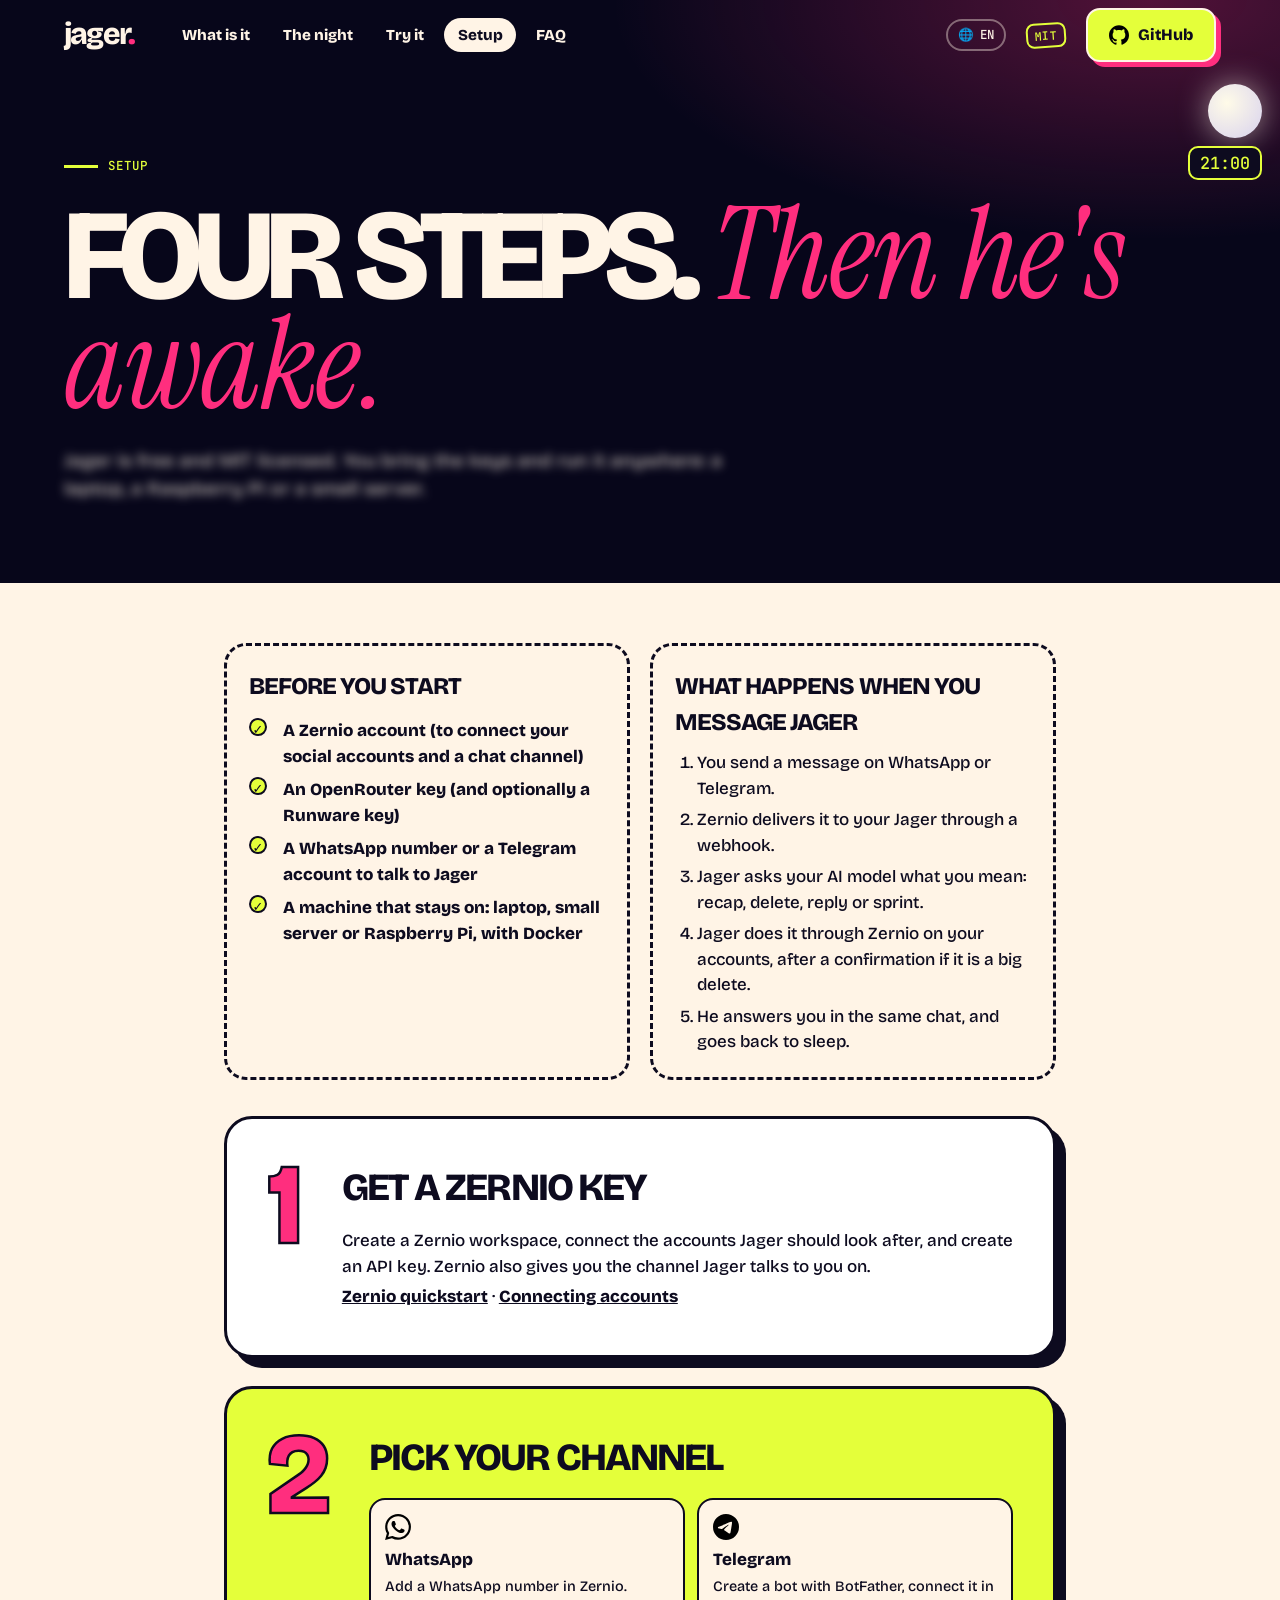
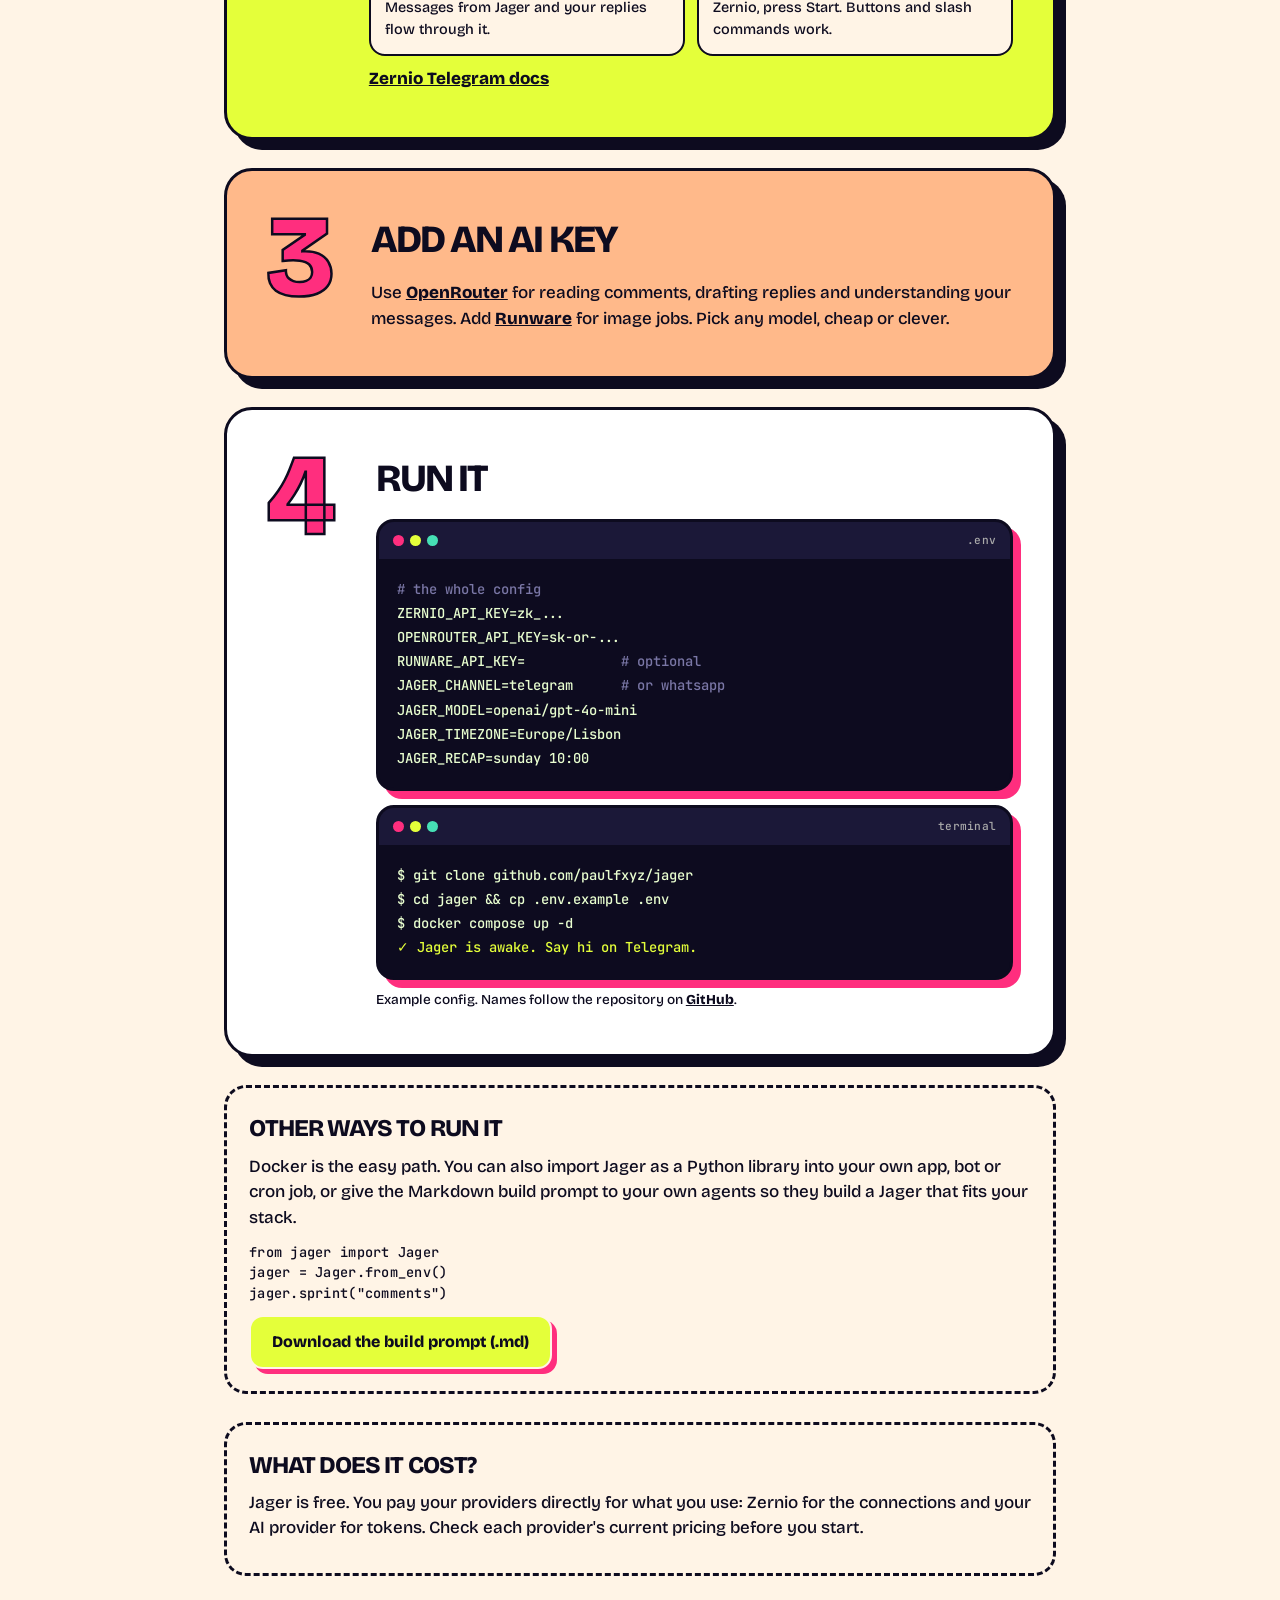
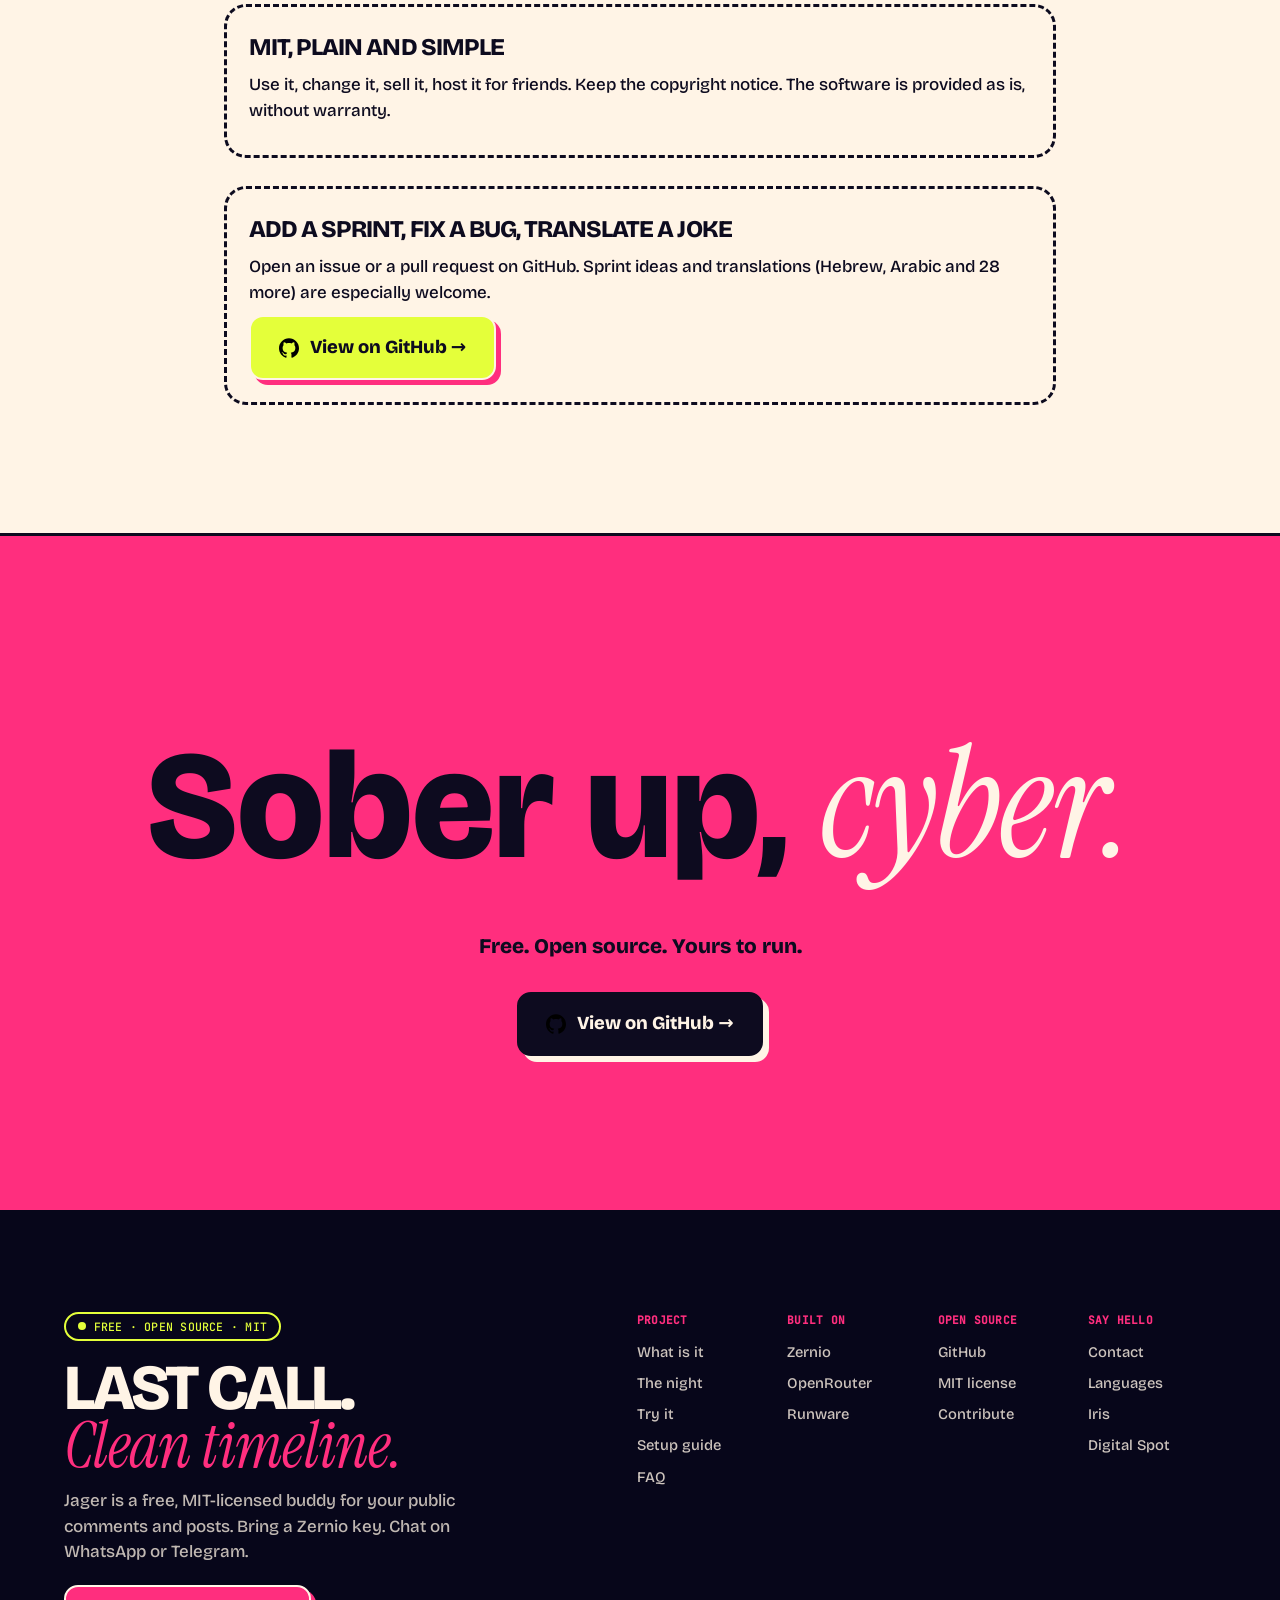
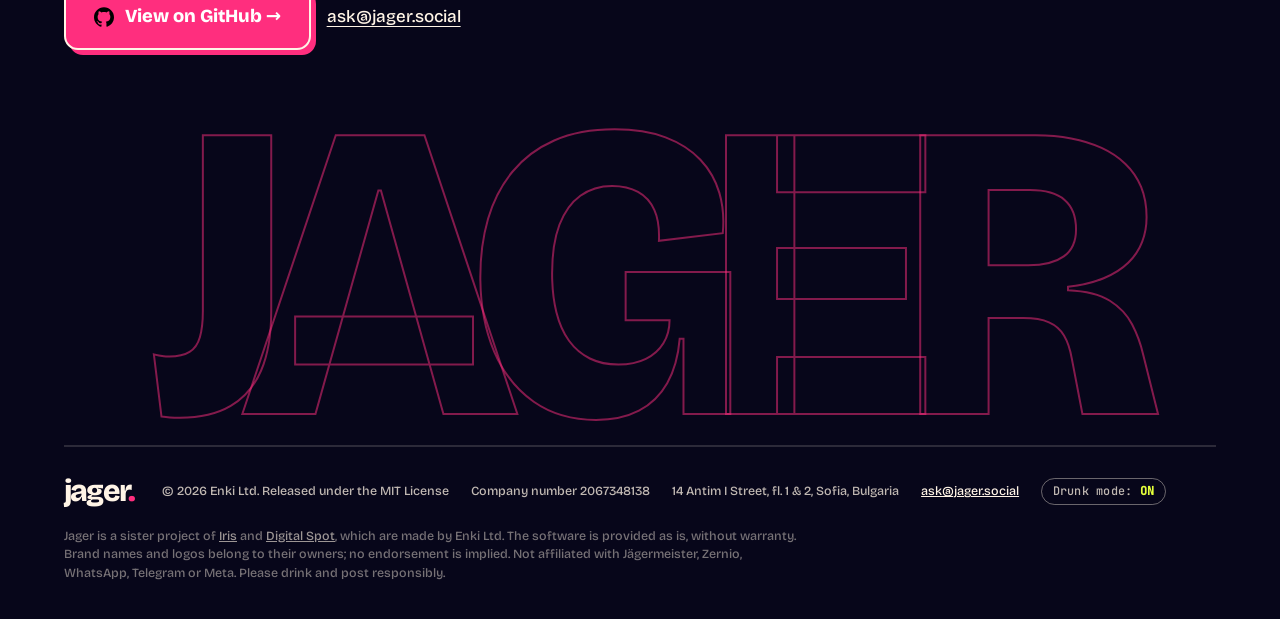
<file: setup.html>
<!doctype html><html lang="en"><head><meta charset="utf-8"><meta name="viewport" content="width=device-width,initial-scale=1">
<title>Setup — Jager</title><meta name="description" content="Run Jager yourself in four steps: a Zernio key, an AI key, a WhatsApp number or Telegram bot, and one command. MIT licensed."><meta name="theme-color" content="#07061a">
<link rel="canonical" href="https://jager.social/setup.html"><link rel="alternate" hreflang="en" href="https://jager.social/setup.html"><link rel="alternate" hreflang="fr" href="https://jager.social/fr/setup.html"><link rel="alternate" hreflang="x-default" href="https://jager.social/setup.html"><link rel="icon" href="favicon.svg" type="image/svg+xml">
<meta property="og:type" content="website"><meta property="og:site_name" content="Jager"><meta property="og:title" content="Setup — Jager"><meta property="og:description" content="Run Jager yourself in four steps: a Zernio key, an AI key, a WhatsApp number or Telegram bot, and one command. MIT licensed."><meta property="og:image" content="https://jager.social/og.png"><meta name="twitter:card" content="summary_large_image">
<link rel="preload" href="assets/fonts/BricolageGrotesque-800-normal.woff2" as="font" type="font/woff2" crossorigin>
<link rel="stylesheet" href="fonts.css"><link rel="stylesheet" href="night.css"></head>
<body class="on-dark"><script>document.documentElement.classList.add('js');try{if(document.cookie.indexOf('jagerDrunk=off')>-1)document.documentElement.classList.add('no-drunk')}catch(e){}</script><div class="prog" id="prog"></div>
<div class="hud" aria-hidden="true"><div class="orb" id="orb"></div><div class="clock" id="clock">21:00</div></div>
<header class="nav" id="nav"><div class="wrap in"><a class="logo" href="index.html" aria-label="Jager">jager<i>.</i></a>
<ul id="menu"><li><a href="index.html#what">What is it</a></li><li><a href="index.html#night">The night</a></li><li><a href="index.html#try">Try it</a></li><li><a href="setup.html" aria-current="page">Setup</a></li><li><a href="index.html#faq">FAQ</a></li><li class="only-m"><a href="https://github.com/paulfxyz" rel="noopener">GitHub</a></li></ul>
<div class="lang"><button class="lang-btn" id="langBtn" type="button" aria-haspopup="listbox" aria-expanded="false" aria-label="Language">🌐 <span>EN</span></button><ul class="lang-list" id="langList" hidden><li><a href="setup.html" hreflang="en" aria-current="true">English</a></li><li><a href="fr/setup.html" hreflang="fr">Français</a></li><li class="sep mono">Translations welcome</li><li><button type="button" class="dis" data-lang="中文 (Mandarin)">中文 (Mandarin)</button></li><li><button type="button" class="dis" data-lang="हिन्दी">हिन्दी</button></li><li><button type="button" class="dis" data-lang="Español">Español</button></li><li><button type="button" class="dis" data-lang="العربية">العربية</button></li><li><button type="button" class="dis" data-lang="বাংলা">বাংলা</button></li><li><button type="button" class="dis" data-lang="Português">Português</button></li><li><button type="button" class="dis" data-lang="Русский">Русский</button></li><li><button type="button" class="dis" data-lang="اردو">اردو</button></li><li><button type="button" class="dis" data-lang="Bahasa Indonesia">Bahasa Indonesia</button></li><li><button type="button" class="dis" data-lang="Deutsch">Deutsch</button></li><li><button type="button" class="dis" data-lang="日本語">日本語</button></li><li><button type="button" class="dis" data-lang="Naijá (Pidgin)">Naijá (Pidgin)</button></li><li><button type="button" class="dis" data-lang="मराठी">मराठी</button></li><li><button type="button" class="dis" data-lang="తెలుగు">తెలుగు</button></li><li><button type="button" class="dis" data-lang="Türkçe">Türkçe</button></li><li><button type="button" class="dis" data-lang="தமிழ்">தமிழ்</button></li><li><button type="button" class="dis" data-lang="Tiếng Việt">Tiếng Việt</button></li><li><button type="button" class="dis" data-lang="한국어">한국어</button></li><li><button type="button" class="dis" data-lang="Italiano">Italiano</button></li><li><button type="button" class="dis" data-lang="ไทย">ไทย</button></li><li><button type="button" class="dis" data-lang="ગુજરાતી">ગુજરાતી</button></li><li><button type="button" class="dis" data-lang="فارسی">فارسی</button></li><li><button type="button" class="dis" data-lang="Polski">Polski</button></li><li><button type="button" class="dis" data-lang="Українська">Українська</button></li><li><button type="button" class="dis" data-lang="Kiswahili">Kiswahili</button></li><li><button type="button" class="dis" data-lang="粵語 (Cantonese)">粵語 (Cantonese)</button></li><li><button type="button" class="dis" data-lang="Basa Jawa">Basa Jawa</button></li><li><button type="button" class="dis" data-lang="ਪੰਜਾਬੀ">ਪੰਜਾਬੀ</button></li><li><button type="button" class="dis" data-lang="עברית">עברית</button></li></ul></div>
<span class="mit mono">MIT</span><a class="btn" href="https://github.com/paulfxyz" rel="noopener"><img src="assets/icons/github.svg" alt="" width="20" height="20"> GitHub</a>
<button class="burger" id="burger" type="button" aria-label="Menu" aria-expanded="false"><span></span><span></span></button></div></header><main><section class="phead on-dark"><div class="wrap"><div class="eyebrow" style="color:var(--acid)">Setup</div><h1>Four steps. <span class="serif">Then he's awake.</span></h1><p class="drunk">Jager is free and MIT licensed. You bring the keys and run it anywhere: a laptop, a Raspberry Pi or a small server.</p></div></section>
<section class="sec cream" style="padding-top:60px"><div class="wrap" style="max-width:960px">
<div class="two2"><div class="note2" style="margin-top:0"><h3>Before you start</h3><ul class="never ok"><li>A Zernio account (to connect your social accounts and a chat channel)</li><li>An OpenRouter key (and optionally a Runware key)</li><li>A WhatsApp number or a Telegram account to talk to Jager</li><li>A machine that stays on: laptop, small server or Raspberry Pi, with Docker</li></ul></div>
<div class="note2" style="margin-top:0"><h3>What happens when you message Jager</h3><ol class="flowl"><li>You send a message on WhatsApp or Telegram.</li><li>Zernio delivers it to your Jager through a webhook.</li><li>Jager asks your AI model what you mean: recap, delete, reply or sprint.</li><li>Jager does it through Zernio on your accounts, after a confirmation if it is a big delete.</li><li>He answers you in the same chat, and goes back to sleep.</li></ol></div></div>
<div class="steps">
<article class="stp rv"><div class="n">1</div><div><h3>Get a Zernio key</h3><p>Create a Zernio workspace, connect the accounts Jager should look after, and create an API key. Zernio also gives you the channel Jager talks to you on.</p><p><a href="https://docs.zernio.com/quickstart.mdx" rel="noopener">Zernio quickstart</a> · <a href="https://docs.zernio.com/guides/connecting-accounts.mdx" rel="noopener">Connecting accounts</a></p></div></article>
<article class="stp rv"><div class="n">2</div><div><h3>Pick your channel</h3><div class="two"><div class="mini"><img src="assets/icons/whatsapp.svg" alt="" width="26" height="26"><b>WhatsApp</b><p>Add a WhatsApp number in Zernio. Messages from Jager and your replies flow through it.</p></div><div class="mini"><img src="assets/icons/telegram.svg" alt="" width="26" height="26"><b>Telegram</b><p>Create a bot with BotFather, connect it in Zernio, press Start. Buttons and slash commands work.</p></div></div><p><a href="https://docs.zernio.com/llms/platforms/telegram.txt" rel="noopener">Zernio Telegram docs</a></p></div></article>
<article class="stp rv"><div class="n">3</div><div><h3>Add an AI key</h3><p>Use <a href="https://openrouter.ai" rel="noopener">OpenRouter</a> for reading comments, drafting replies and understanding your messages. Add <a href="https://runware.ai" rel="noopener">Runware</a> for image jobs. Pick any model, cheap or clever.</p></div></article>
<article class="stp rv"><div class="n">4</div><div><h3>Run it</h3><div class="term"><div class="term-bar"><i></i><i></i><i></i><span class="mono">.env</span></div><pre><span class="c"># the whole config</span>
ZERNIO_API_KEY=zk_...
OPENROUTER_API_KEY=sk-or-...
RUNWARE_API_KEY=            <span class="c"># optional</span>
JAGER_CHANNEL=telegram      <span class="c"># or whatsapp</span>
JAGER_MODEL=openai/gpt-4o-mini
JAGER_TIMEZONE=Europe/Lisbon
JAGER_RECAP=sunday 10:00</pre></div><div class="term" style="margin-top:14px"><div class="term-bar"><i></i><i></i><i></i><span class="mono">terminal</span></div><pre>$ git clone github.com/paulfxyz/jager
$ cd jager &amp;&amp; cp .env.example .env
$ docker compose up -d
<span class="g">✓ Jager is awake. Say hi on Telegram.</span></pre></div><p style="font-size:.85rem;margin-top:10px">Example config. Names follow the repository on <a href="https://github.com/paulfxyz" rel="noopener">GitHub</a>.</p></div></article>
</div>
<div class="note2" id="other"><h3>Other ways to run it</h3><p>Docker is the easy path. You can also import Jager as a Python library into your own app, bot or cron job, or give the Markdown build prompt to your own agents so they build a Jager that fits your stack.</p><pre class="mono" style="margin:12px 0;font-size:.85rem">from jager import Jager
jager = Jager.from_env()
jager.sprint("comments")</pre><a class="btn" href="jager-build-prompt.md" download>Download the build prompt (.md)</a></div>
<div class="note2"><h3>What does it cost?</h3><p>Jager is free. You pay your providers directly for what you use: Zernio for the connections and your AI provider for tokens. Check each provider's current pricing before you start.</p></div>
<div class="note2" id="license"><h3>MIT, plain and simple</h3><p>Use it, change it, sell it, host it for friends. Keep the copyright notice. The software is provided as is, without warranty.</p></div>
<div class="note2" id="contribute"><h3>Add a sprint, fix a bug, translate a joke</h3><p>Open an issue or a pull request on GitHub. Sprint ideas and translations (Hebrew, Arabic and 28 more) are especially welcome.</p><a class="btn btn--lg" href="https://github.com/paulfxyz" rel="noopener"><img src="assets/icons/github.svg" alt="" width="20" height="20"> View on GitHub →</a></div>
</div></section>
<section class="closer"><div class="wrap"><h2>Sober up, <span class="serif">cyber.</span></h2><p>Free. Open source. Yours to run.</p><a class="btn btn--lg" href="https://github.com/paulfxyz" rel="noopener"><img src="assets/icons/github.svg" alt="" width="20" height="20"> View on GitHub →</a></div></section></main><footer class="foot"><div class="wrap">
<div class="sf-pitch"><div><span class="sf-pill mono"><b></b> Free · open source · MIT</span>
<h2 class="sf-title">Last call.<br><span class='serif'>Clean timeline.</span></h2>
<p class="sf-sub">Jager is a free, MIT-licensed buddy for your public comments and posts. Bring a Zernio key. Chat on WhatsApp or Telegram.</p>
<div class="sf-cta"><a class="btn btn--pink btn--lg" href="https://github.com/paulfxyz" rel="noopener"><img src="assets/icons/github.svg" alt="" width="20" height="20"> View on GitHub →</a><a class="sf-ask" href="mailto:ask@jager.social">ask@jager.social</a></div></div>
<nav class="sf-cols" aria-label="Footer">
<div><h4 class="mono">Project</h4><a href="index.html#what">What is it</a><a href="index.html#night">The night</a><a href="index.html#try">Try it</a><a href="setup.html">Setup guide</a><a href="index.html#faq">FAQ</a></div>
<div><h4 class="mono">Built on</h4><a href="https://zernio.com" rel="noopener">Zernio</a><a href="https://openrouter.ai" rel="noopener">OpenRouter</a><a href="https://runware.ai" rel="noopener">Runware</a></div>
<div><h4 class="mono">Open source</h4><a href="https://github.com/paulfxyz" rel="noopener">GitHub</a><a href="setup.html#license">MIT license</a><a href="setup.html#contribute">Contribute</a></div>
<div><h4 class="mono">Say hello</h4><a href="mailto:ask@jager.social">Contact</a><button type="button" id="footLang">Languages</button><a href="https://iris.online" rel="noopener">Iris</a><a href="https://digital.spot" rel="noopener">Digital Spot</a></div></nav></div>
<div class="sf-word" aria-hidden="true">Jager</div>
<div class="sf-legal"><a class="logo" href="index.html">jager<i>.</i></a>
<ul class="sf-facts"><li>© 2026 Enki Ltd. Released under the MIT License</li><li>Company number 2067348138</li><li>14 Antim I Street, fl. 1 &amp; 2, Sofia, Bulgaria</li><li><a href="mailto:ask@jager.social">ask@jager.social</a></li><li><button type="button" class="dtoggle mono" id="drunkToggle" aria-pressed="true">Drunk mode: <b>ON</b></button></li></ul>
<p class="sf-note">Jager is a sister project of <a href="https://iris.online" rel="noopener">Iris</a> and <a href="https://digital.spot" rel="noopener">Digital Spot</a>, which are made by Enki Ltd. The software is provided as is, without warranty. Brand names and logos belong to their owners; no endorsement is implied. Not affiliated with Jägermeister, Zernio, WhatsApp, Telegram or Meta. Please drink and post responsibly.</p></div>
</div></footer><div class="toast" id="toast" role="status" aria-live="polite"></div>
<script src="chat.js" defer></script><script src="night.js" defer></script></body></html>
</file>
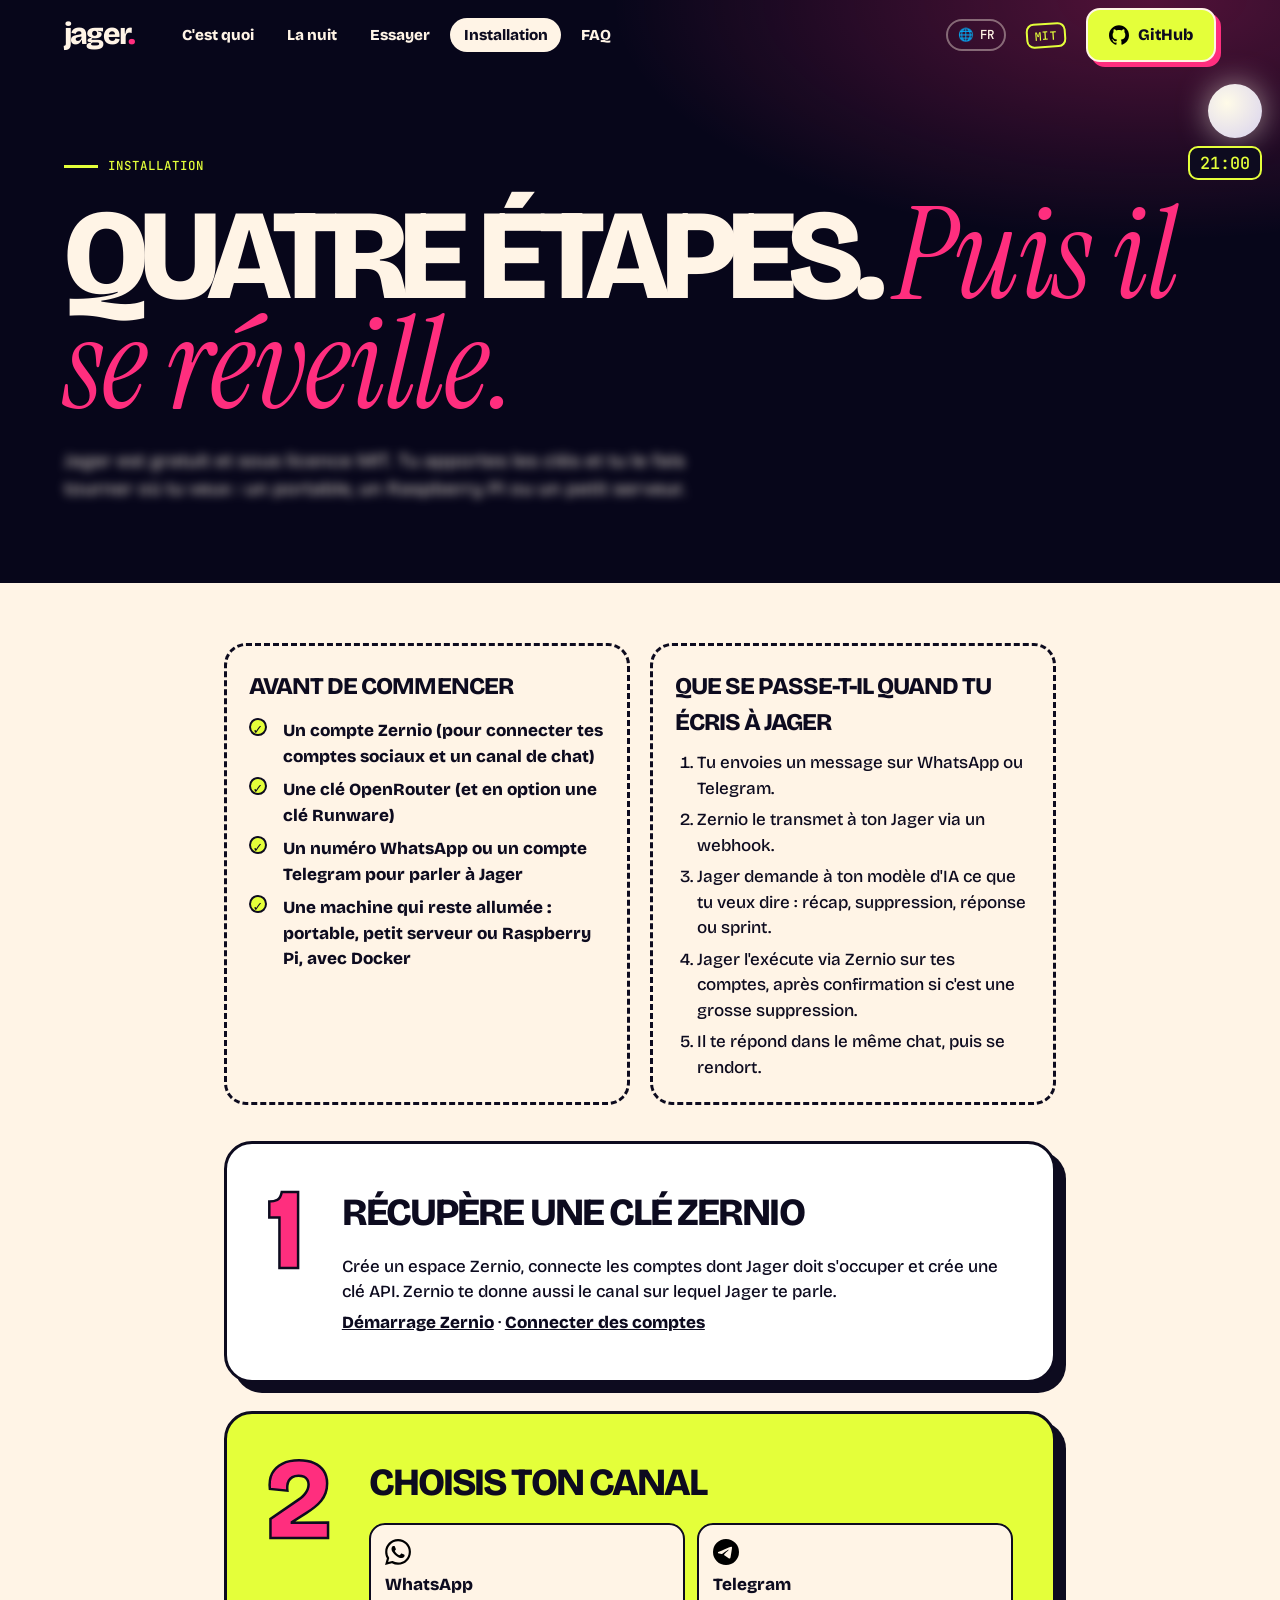
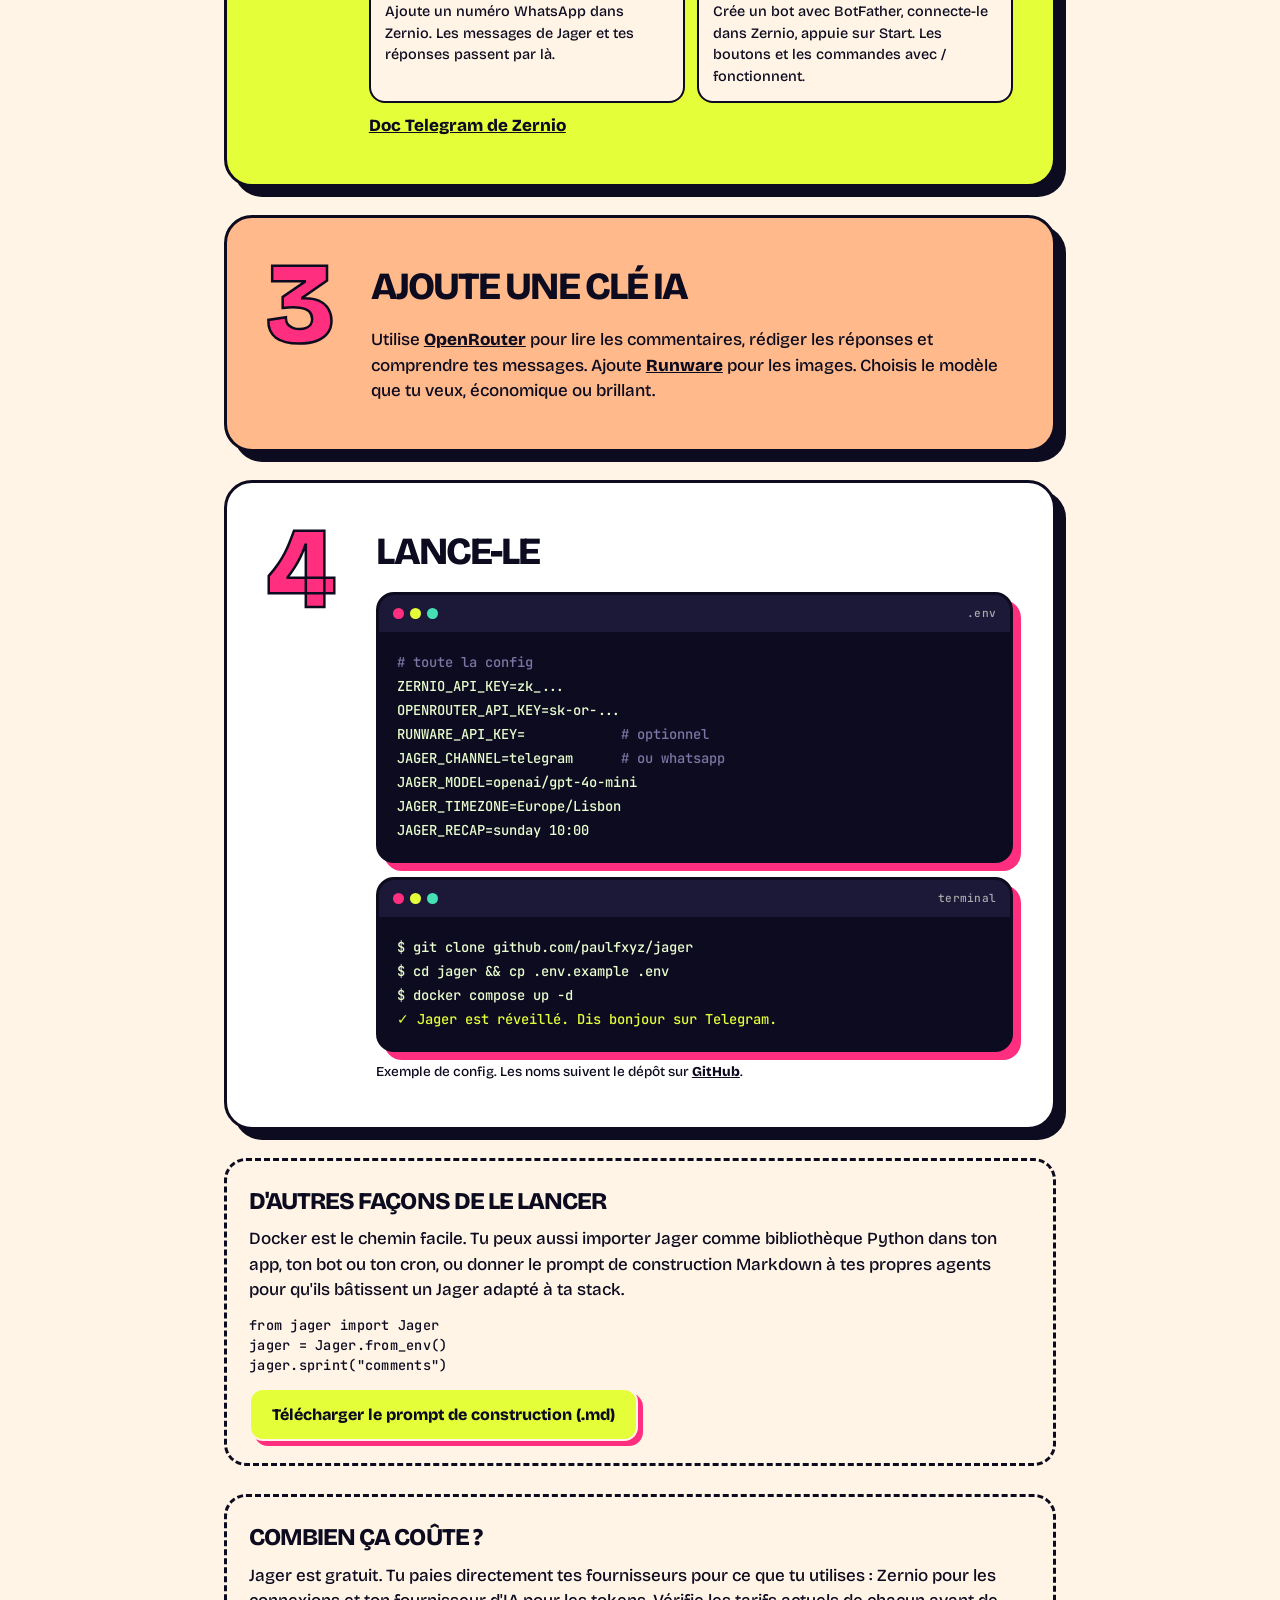
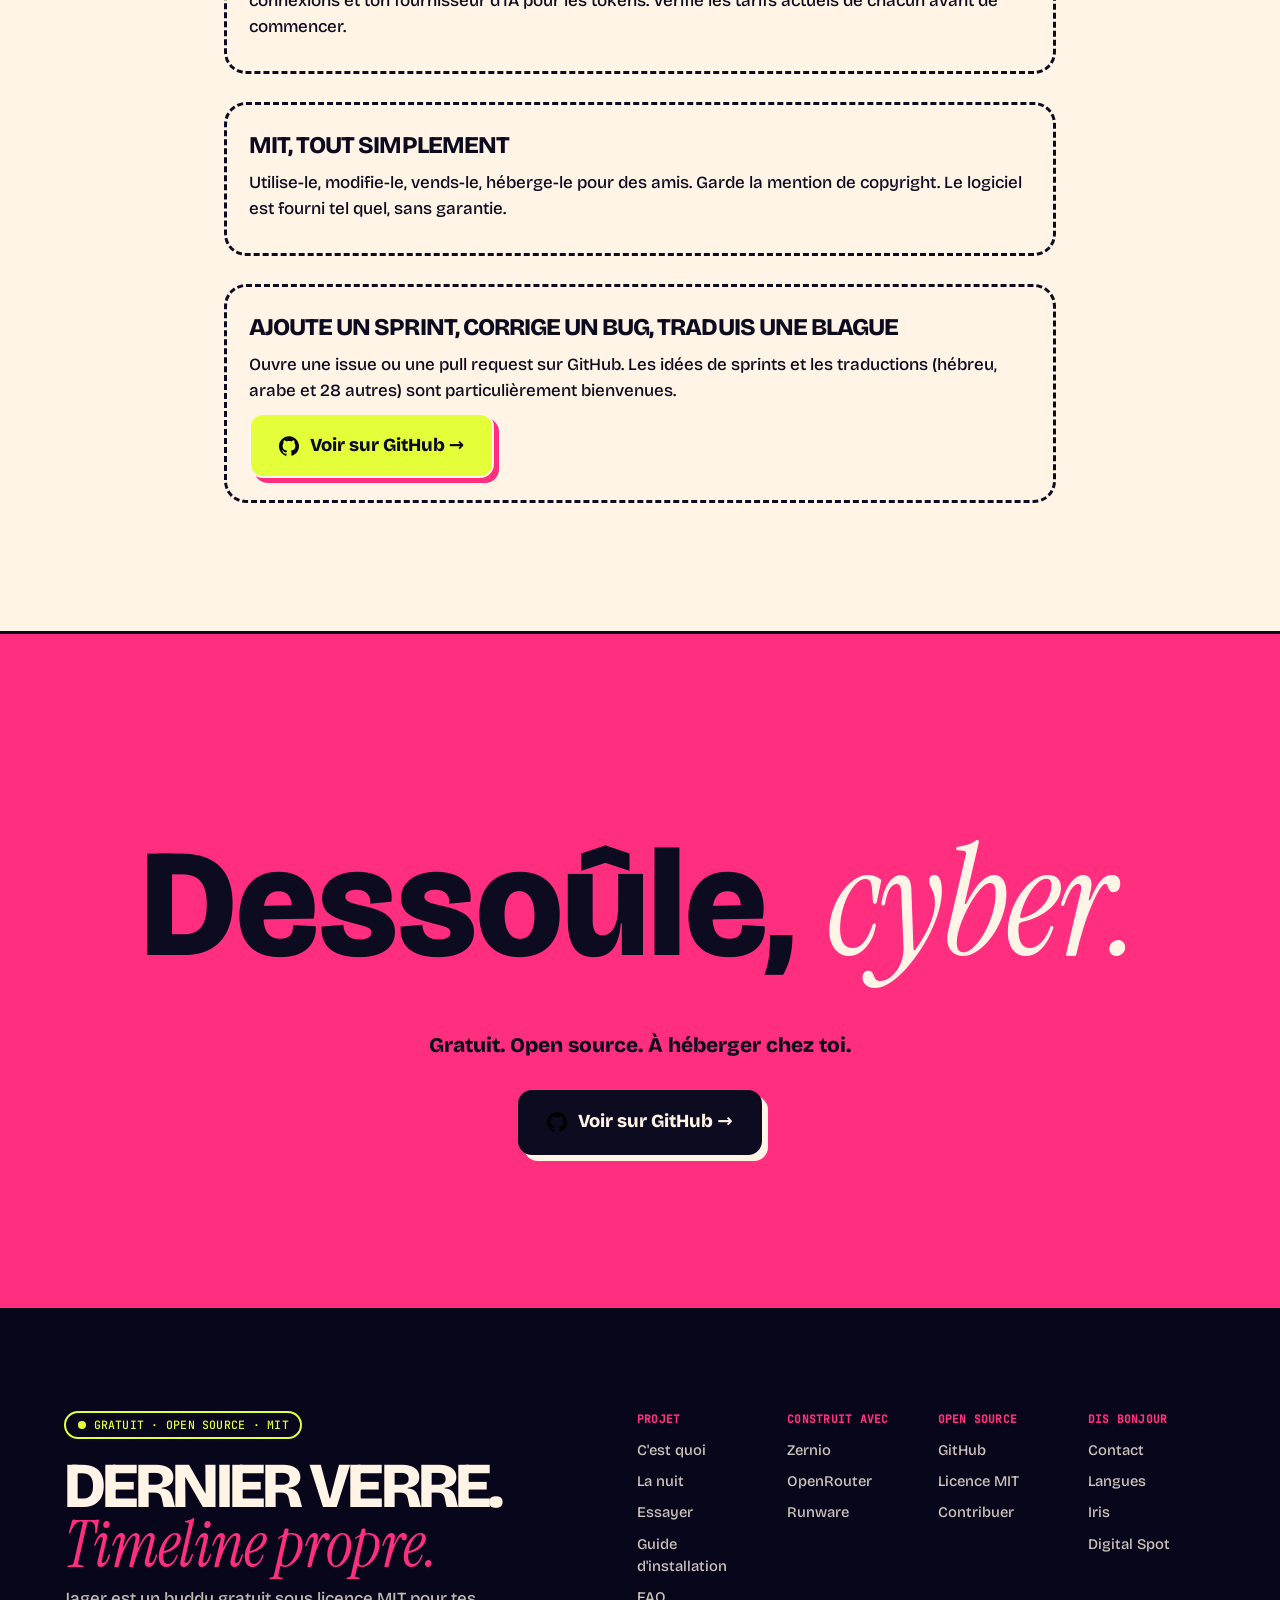
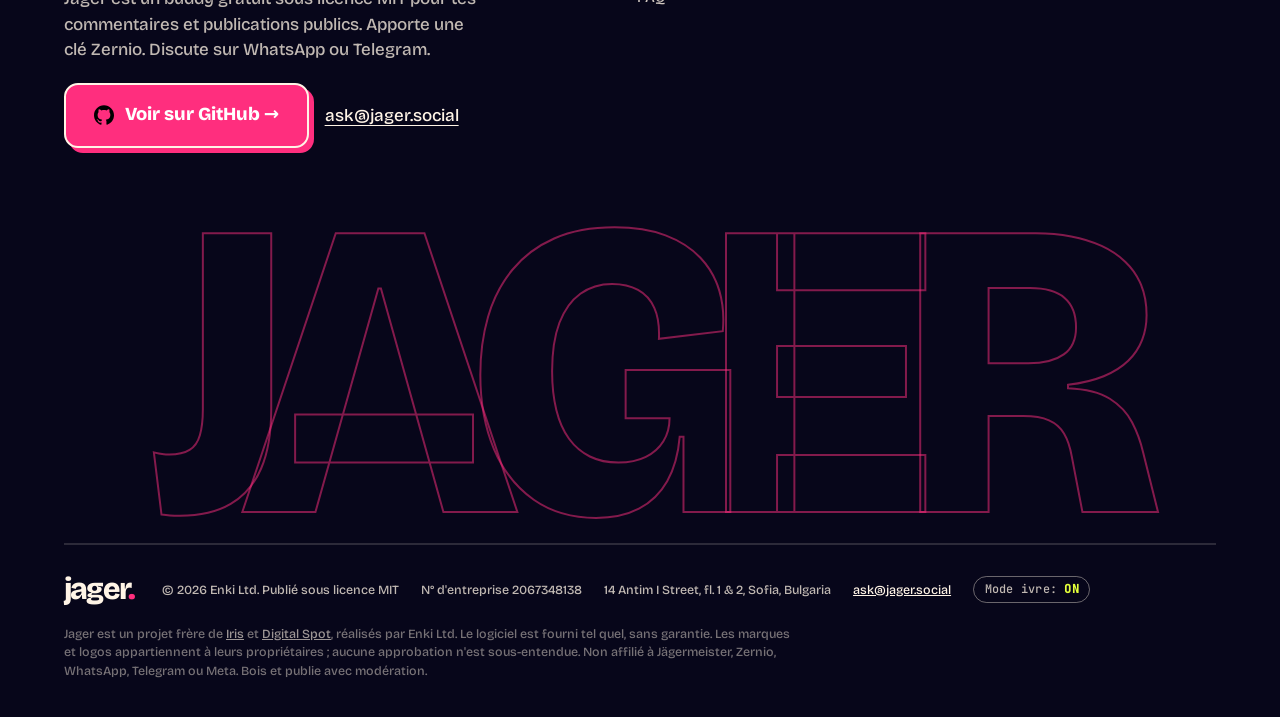
<file: fr/setup.html>
<!doctype html><html lang="fr"><head><meta charset="utf-8"><meta name="viewport" content="width=device-width,initial-scale=1">
<title>Installation — Jager</title><meta name="description" content="Fais tourner Jager toi-même en quatre étapes : une clé Zernio, une clé IA, un numéro WhatsApp ou un bot Telegram, et une commande. Licence MIT."><meta name="theme-color" content="#07061a">
<link rel="canonical" href="https://jager.social/fr/setup.html"><link rel="alternate" hreflang="en" href="https://jager.social/setup.html"><link rel="alternate" hreflang="fr" href="https://jager.social/fr/setup.html"><link rel="alternate" hreflang="x-default" href="https://jager.social/setup.html"><link rel="icon" href="../favicon.svg" type="image/svg+xml">
<meta property="og:type" content="website"><meta property="og:site_name" content="Jager"><meta property="og:title" content="Installation — Jager"><meta property="og:description" content="Fais tourner Jager toi-même en quatre étapes : une clé Zernio, une clé IA, un numéro WhatsApp ou un bot Telegram, et une commande. Licence MIT."><meta property="og:image" content="https://jager.social/og.png"><meta name="twitter:card" content="summary_large_image">
<link rel="preload" href="../assets/fonts/BricolageGrotesque-800-normal.woff2" as="font" type="font/woff2" crossorigin>
<link rel="stylesheet" href="../fonts.css"><link rel="stylesheet" href="../night.css"></head>
<body class="on-dark"><script>document.documentElement.classList.add('js');try{if(document.cookie.indexOf('jagerDrunk=off')>-1)document.documentElement.classList.add('no-drunk')}catch(e){}</script><div class="prog" id="prog"></div>
<div class="hud" aria-hidden="true"><div class="orb" id="orb"></div><div class="clock" id="clock">21:00</div></div>
<header class="nav" id="nav"><div class="wrap in"><a class="logo" href="index.html" aria-label="Jager">jager<i>.</i></a>
<ul id="menu"><li><a href="index.html#what">C'est quoi</a></li><li><a href="index.html#night">La nuit</a></li><li><a href="index.html#try">Essayer</a></li><li><a href="setup.html" aria-current="page">Installation</a></li><li><a href="index.html#faq">FAQ</a></li><li class="only-m"><a href="https://github.com/paulfxyz" rel="noopener">GitHub</a></li></ul>
<div class="lang"><button class="lang-btn" id="langBtn" type="button" aria-haspopup="listbox" aria-expanded="false" aria-label="Language">🌐 <span>FR</span></button><ul class="lang-list" id="langList" hidden><li><a href="../setup.html" hreflang="en">English</a></li><li><a href="setup.html" hreflang="fr" aria-current="true">Français</a></li><li class="sep mono">Traductions bienvenues</li><li><button type="button" class="dis" data-lang="中文 (Mandarin)">中文 (Mandarin)</button></li><li><button type="button" class="dis" data-lang="हिन्दी">हिन्दी</button></li><li><button type="button" class="dis" data-lang="Español">Español</button></li><li><button type="button" class="dis" data-lang="العربية">العربية</button></li><li><button type="button" class="dis" data-lang="বাংলা">বাংলা</button></li><li><button type="button" class="dis" data-lang="Português">Português</button></li><li><button type="button" class="dis" data-lang="Русский">Русский</button></li><li><button type="button" class="dis" data-lang="اردو">اردو</button></li><li><button type="button" class="dis" data-lang="Bahasa Indonesia">Bahasa Indonesia</button></li><li><button type="button" class="dis" data-lang="Deutsch">Deutsch</button></li><li><button type="button" class="dis" data-lang="日本語">日本語</button></li><li><button type="button" class="dis" data-lang="Naijá (Pidgin)">Naijá (Pidgin)</button></li><li><button type="button" class="dis" data-lang="मराठी">मराठी</button></li><li><button type="button" class="dis" data-lang="తెలుగు">తెలుగు</button></li><li><button type="button" class="dis" data-lang="Türkçe">Türkçe</button></li><li><button type="button" class="dis" data-lang="தமிழ்">தமிழ்</button></li><li><button type="button" class="dis" data-lang="Tiếng Việt">Tiếng Việt</button></li><li><button type="button" class="dis" data-lang="한국어">한국어</button></li><li><button type="button" class="dis" data-lang="Italiano">Italiano</button></li><li><button type="button" class="dis" data-lang="ไทย">ไทย</button></li><li><button type="button" class="dis" data-lang="ગુજરાતી">ગુજરાતી</button></li><li><button type="button" class="dis" data-lang="فارسی">فارسی</button></li><li><button type="button" class="dis" data-lang="Polski">Polski</button></li><li><button type="button" class="dis" data-lang="Українська">Українська</button></li><li><button type="button" class="dis" data-lang="Kiswahili">Kiswahili</button></li><li><button type="button" class="dis" data-lang="粵語 (Cantonese)">粵語 (Cantonese)</button></li><li><button type="button" class="dis" data-lang="Basa Jawa">Basa Jawa</button></li><li><button type="button" class="dis" data-lang="ਪੰਜਾਬੀ">ਪੰਜਾਬੀ</button></li><li><button type="button" class="dis" data-lang="עברית">עברית</button></li></ul></div>
<span class="mit mono">MIT</span><a class="btn" href="https://github.com/paulfxyz" rel="noopener"><img src="../assets/icons/github.svg" alt="" width="20" height="20"> GitHub</a>
<button class="burger" id="burger" type="button" aria-label="Menu" aria-expanded="false"><span></span><span></span></button></div></header><main><section class="phead on-dark"><div class="wrap"><div class="eyebrow" style="color:var(--acid)">Installation</div><h1>Quatre étapes. <span class="serif">Puis il se réveille.</span></h1><p class="drunk">Jager est gratuit et sous licence MIT. Tu apportes les clés et tu le fais tourner où tu veux : un portable, un Raspberry Pi ou un petit serveur.</p></div></section>
<section class="sec cream" style="padding-top:60px"><div class="wrap" style="max-width:960px">
<div class="two2"><div class="note2" style="margin-top:0"><h3>Avant de commencer</h3><ul class="never ok"><li>Un compte Zernio (pour connecter tes comptes sociaux et un canal de chat)</li><li>Une clé OpenRouter (et en option une clé Runware)</li><li>Un numéro WhatsApp ou un compte Telegram pour parler à Jager</li><li>Une machine qui reste allumée : portable, petit serveur ou Raspberry Pi, avec Docker</li></ul></div>
<div class="note2" style="margin-top:0"><h3>Que se passe-t-il quand tu écris à Jager</h3><ol class="flowl"><li>Tu envoies un message sur WhatsApp ou Telegram.</li><li>Zernio le transmet à ton Jager via un webhook.</li><li>Jager demande à ton modèle d'IA ce que tu veux dire : récap, suppression, réponse ou sprint.</li><li>Jager l'exécute via Zernio sur tes comptes, après confirmation si c'est une grosse suppression.</li><li>Il te répond dans le même chat, puis se rendort.</li></ol></div></div>
<div class="steps">
<article class="stp rv"><div class="n">1</div><div><h3>Récupère une clé Zernio</h3><p>Crée un espace Zernio, connecte les comptes dont Jager doit s&#39;occuper et crée une clé API. Zernio te donne aussi le canal sur lequel Jager te parle.</p><p><a href="https://docs.zernio.com/quickstart.mdx" rel="noopener">Démarrage Zernio</a> · <a href="https://docs.zernio.com/guides/connecting-accounts.mdx" rel="noopener">Connecter des comptes</a></p></div></article>
<article class="stp rv"><div class="n">2</div><div><h3>Choisis ton canal</h3><div class="two"><div class="mini"><img src="../assets/icons/whatsapp.svg" alt="" width="26" height="26"><b>WhatsApp</b><p>Ajoute un numéro WhatsApp dans Zernio. Les messages de Jager et tes réponses passent par là.</p></div><div class="mini"><img src="../assets/icons/telegram.svg" alt="" width="26" height="26"><b>Telegram</b><p>Crée un bot avec BotFather, connecte-le dans Zernio, appuie sur Start. Les boutons et les commandes avec / fonctionnent.</p></div></div><p><a href="https://docs.zernio.com/llms/platforms/telegram.txt" rel="noopener">Doc Telegram de Zernio</a></p></div></article>
<article class="stp rv"><div class="n">3</div><div><h3>Ajoute une clé IA</h3><p>Utilise <a href="https://openrouter.ai" rel="noopener">OpenRouter</a> pour lire les commentaires, rédiger les réponses et comprendre tes messages. Ajoute <a href="https://runware.ai" rel="noopener">Runware</a> pour les images. Choisis le modèle que tu veux, économique ou brillant.</p></div></article>
<article class="stp rv"><div class="n">4</div><div><h3>Lance-le</h3><div class="term"><div class="term-bar"><i></i><i></i><i></i><span class="mono">.env</span></div><pre><span class="c"># toute la config</span>
ZERNIO_API_KEY=zk_...
OPENROUTER_API_KEY=sk-or-...
RUNWARE_API_KEY=            <span class="c"># optionnel</span>
JAGER_CHANNEL=telegram      <span class="c"># ou whatsapp</span>
JAGER_MODEL=openai/gpt-4o-mini
JAGER_TIMEZONE=Europe/Lisbon
JAGER_RECAP=sunday 10:00</pre></div><div class="term" style="margin-top:14px"><div class="term-bar"><i></i><i></i><i></i><span class="mono">terminal</span></div><pre>$ git clone github.com/paulfxyz/jager
$ cd jager &amp;&amp; cp .env.example .env
$ docker compose up -d
<span class="g">✓ Jager est réveillé. Dis bonjour sur Telegram.</span></pre></div><p style="font-size:.85rem;margin-top:10px">Exemple de config. Les noms suivent le dépôt sur <a href="https://github.com/paulfxyz" rel="noopener">GitHub</a>.</p></div></article>
</div>
<div class="note2" id="other"><h3>D'autres façons de le lancer</h3><p>Docker est le chemin facile. Tu peux aussi importer Jager comme bibliothèque Python dans ton app, ton bot ou ton cron, ou donner le prompt de construction Markdown à tes propres agents pour qu'ils bâtissent un Jager adapté à ta stack.</p><pre class="mono" style="margin:12px 0;font-size:.85rem">from jager import Jager
jager = Jager.from_env()
jager.sprint("comments")</pre><a class="btn" href="../jager-build-prompt.md" download>Télécharger le prompt de construction (.md)</a></div>
<div class="note2"><h3>Combien ça coûte ?</h3><p>Jager est gratuit. Tu paies directement tes fournisseurs pour ce que tu utilises : Zernio pour les connexions et ton fournisseur d'IA pour les tokens. Vérifie les tarifs actuels de chacun avant de commencer.</p></div>
<div class="note2" id="license"><h3>MIT, tout simplement</h3><p>Utilise-le, modifie-le, vends-le, héberge-le pour des amis. Garde la mention de copyright. Le logiciel est fourni tel quel, sans garantie.</p></div>
<div class="note2" id="contribute"><h3>Ajoute un sprint, corrige un bug, traduis une blague</h3><p>Ouvre une issue ou une pull request sur GitHub. Les idées de sprints et les traductions (hébreu, arabe et 28 autres) sont particulièrement bienvenues.</p><a class="btn btn--lg" href="https://github.com/paulfxyz" rel="noopener"><img src="../assets/icons/github.svg" alt="" width="20" height="20"> Voir sur GitHub →</a></div>
</div></section>
<section class="closer"><div class="wrap"><h2>Dessoûle, <span class="serif">cyber.</span></h2><p>Gratuit. Open source. À héberger chez toi.</p><a class="btn btn--lg" href="https://github.com/paulfxyz" rel="noopener"><img src="../assets/icons/github.svg" alt="" width="20" height="20"> Voir sur GitHub →</a></div></section></main><footer class="foot"><div class="wrap">
<div class="sf-pitch"><div><span class="sf-pill mono"><b></b> Gratuit · open source · MIT</span>
<h2 class="sf-title">Dernier verre.<br><span class='serif'>Timeline propre.</span></h2>
<p class="sf-sub">Jager est un buddy gratuit sous licence MIT pour tes commentaires et publications publics. Apporte une clé Zernio. Discute sur WhatsApp ou Telegram.</p>
<div class="sf-cta"><a class="btn btn--pink btn--lg" href="https://github.com/paulfxyz" rel="noopener"><img src="../assets/icons/github.svg" alt="" width="20" height="20"> Voir sur GitHub →</a><a class="sf-ask" href="mailto:ask@jager.social">ask@jager.social</a></div></div>
<nav class="sf-cols" aria-label="Footer">
<div><h4 class="mono">Projet</h4><a href="index.html#what">C'est quoi</a><a href="index.html#night">La nuit</a><a href="index.html#try">Essayer</a><a href="setup.html">Guide d'installation</a><a href="index.html#faq">FAQ</a></div>
<div><h4 class="mono">Construit avec</h4><a href="https://zernio.com" rel="noopener">Zernio</a><a href="https://openrouter.ai" rel="noopener">OpenRouter</a><a href="https://runware.ai" rel="noopener">Runware</a></div>
<div><h4 class="mono">Open source</h4><a href="https://github.com/paulfxyz" rel="noopener">GitHub</a><a href="setup.html#license">Licence MIT</a><a href="setup.html#contribute">Contribuer</a></div>
<div><h4 class="mono">Dis bonjour</h4><a href="mailto:ask@jager.social">Contact</a><button type="button" id="footLang">Langues</button><a href="https://iris.online" rel="noopener">Iris</a><a href="https://digital.spot" rel="noopener">Digital Spot</a></div></nav></div>
<div class="sf-word" aria-hidden="true">Jager</div>
<div class="sf-legal"><a class="logo" href="index.html">jager<i>.</i></a>
<ul class="sf-facts"><li>© 2026 Enki Ltd. Publié sous licence MIT</li><li>N° d'entreprise 2067348138</li><li>14 Antim I Street, fl. 1 &amp; 2, Sofia, Bulgaria</li><li><a href="mailto:ask@jager.social">ask@jager.social</a></li><li><button type="button" class="dtoggle mono" id="drunkToggle" aria-pressed="true">Mode ivre: <b>ON</b></button></li></ul>
<p class="sf-note">Jager est un projet frère de <a href="https://iris.online" rel="noopener">Iris</a> et <a href="https://digital.spot" rel="noopener">Digital Spot</a>, réalisés par Enki Ltd. Le logiciel est fourni tel quel, sans garantie. Les marques et logos appartiennent à leurs propriétaires ; aucune approbation n'est sous-entendue. Non affilié à Jägermeister, Zernio, WhatsApp, Telegram ou Meta. Bois et publie avec modération.</p></div>
</div></footer><div class="toast" id="toast" role="status" aria-live="polite"></div>
<script src="../chat.js" defer></script><script src="../night.js" defer></script></body></html>
</file>
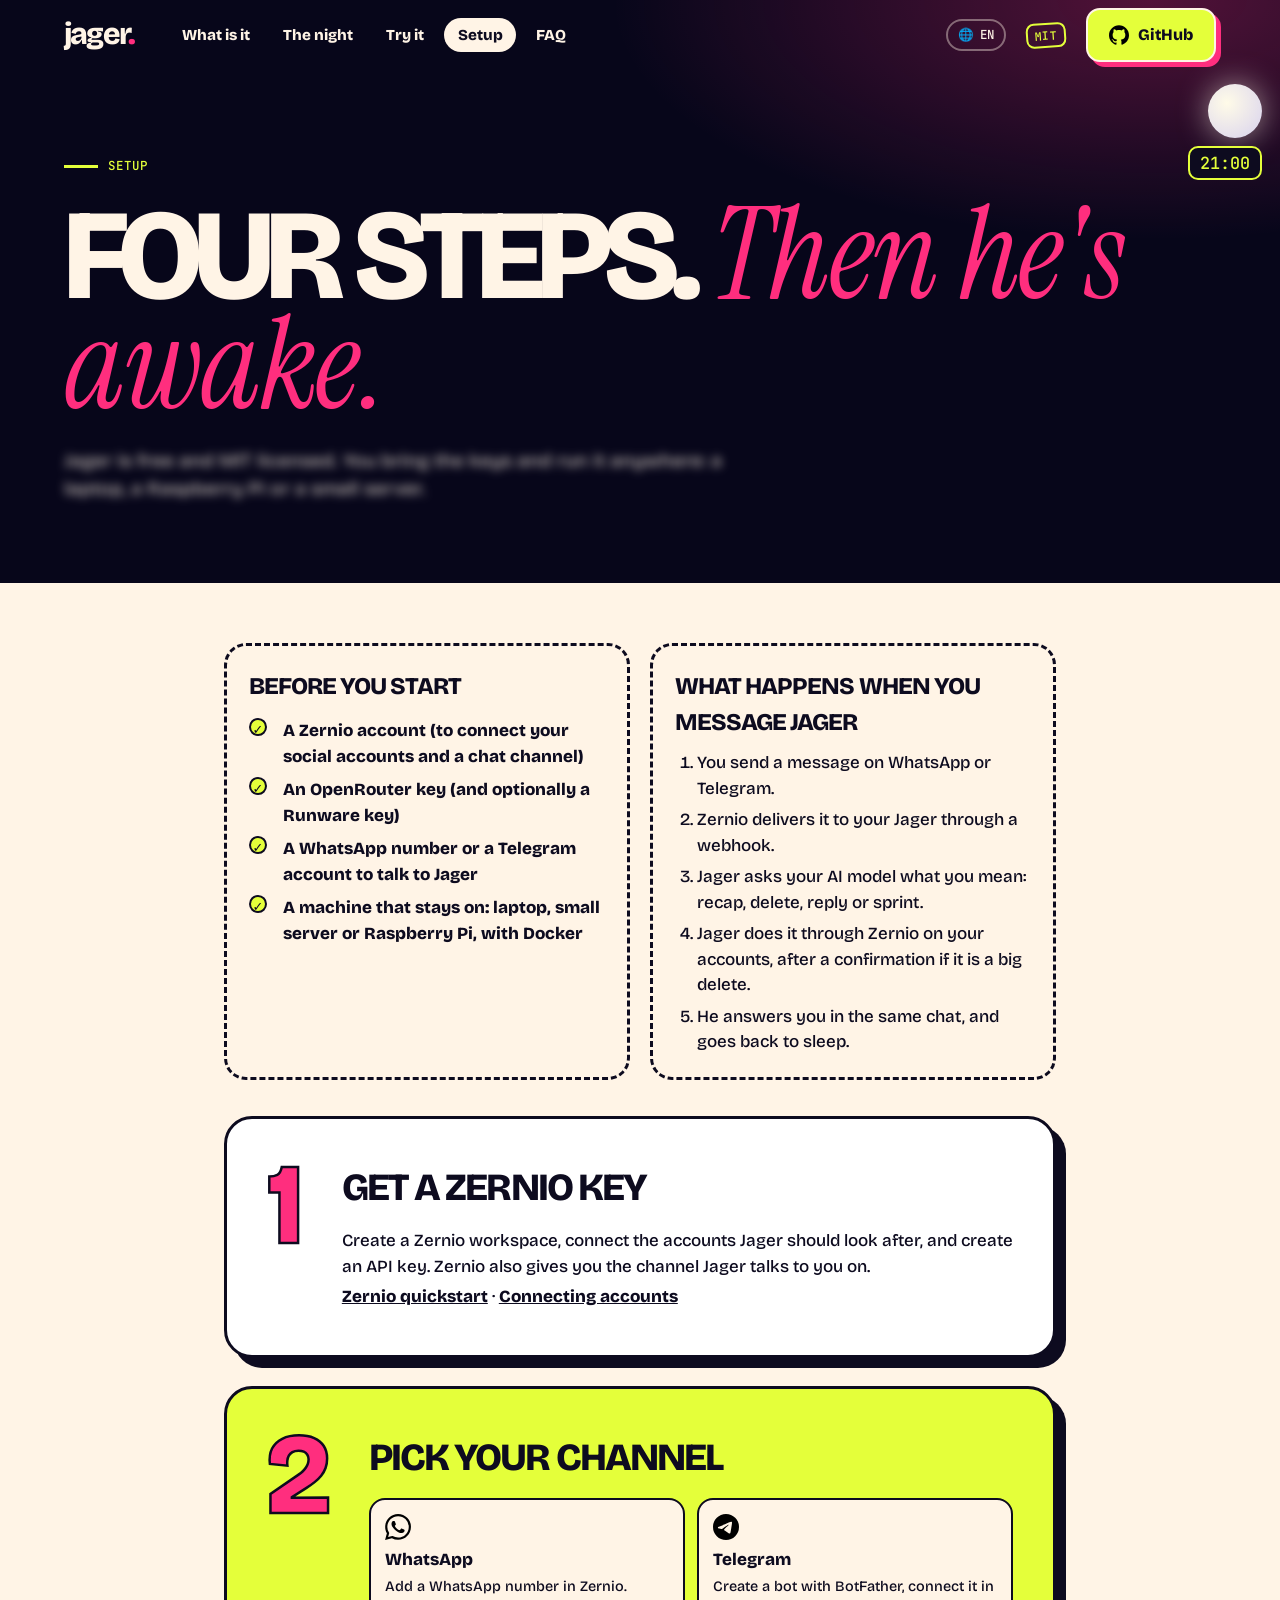
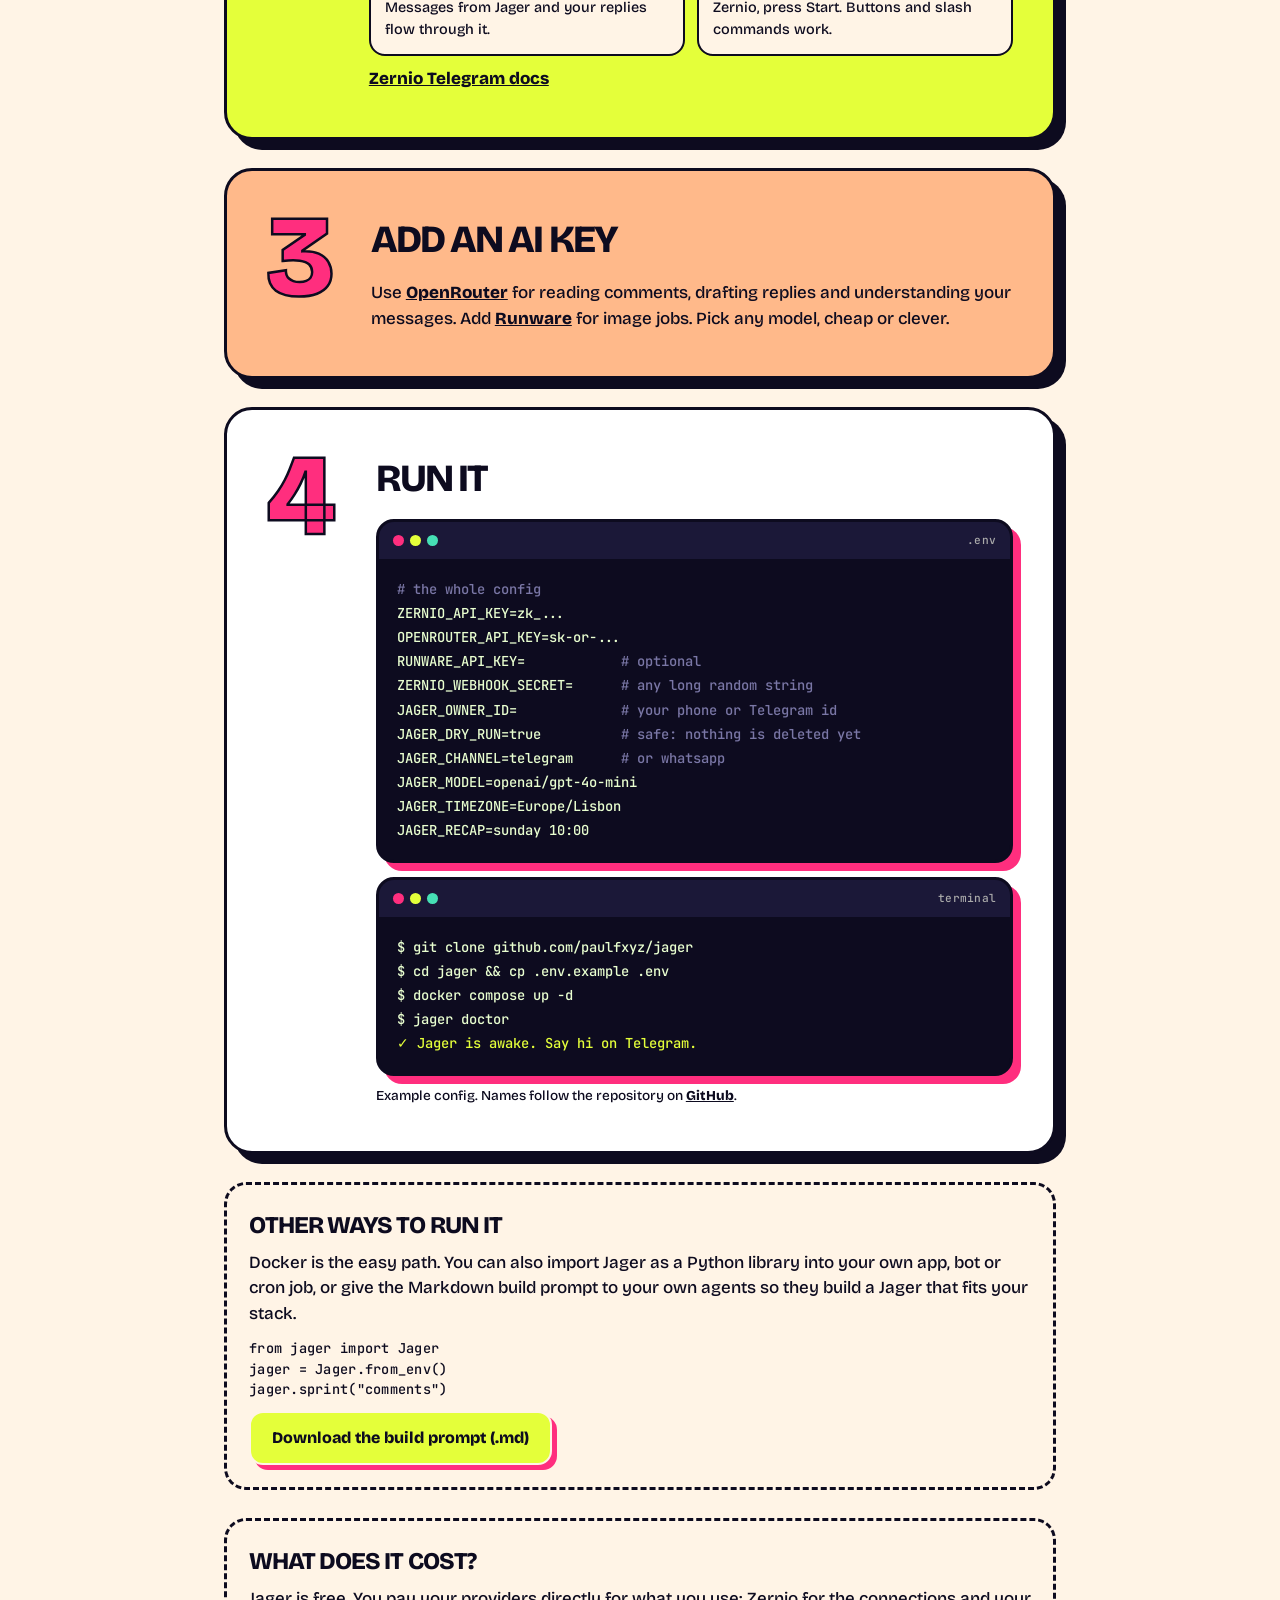
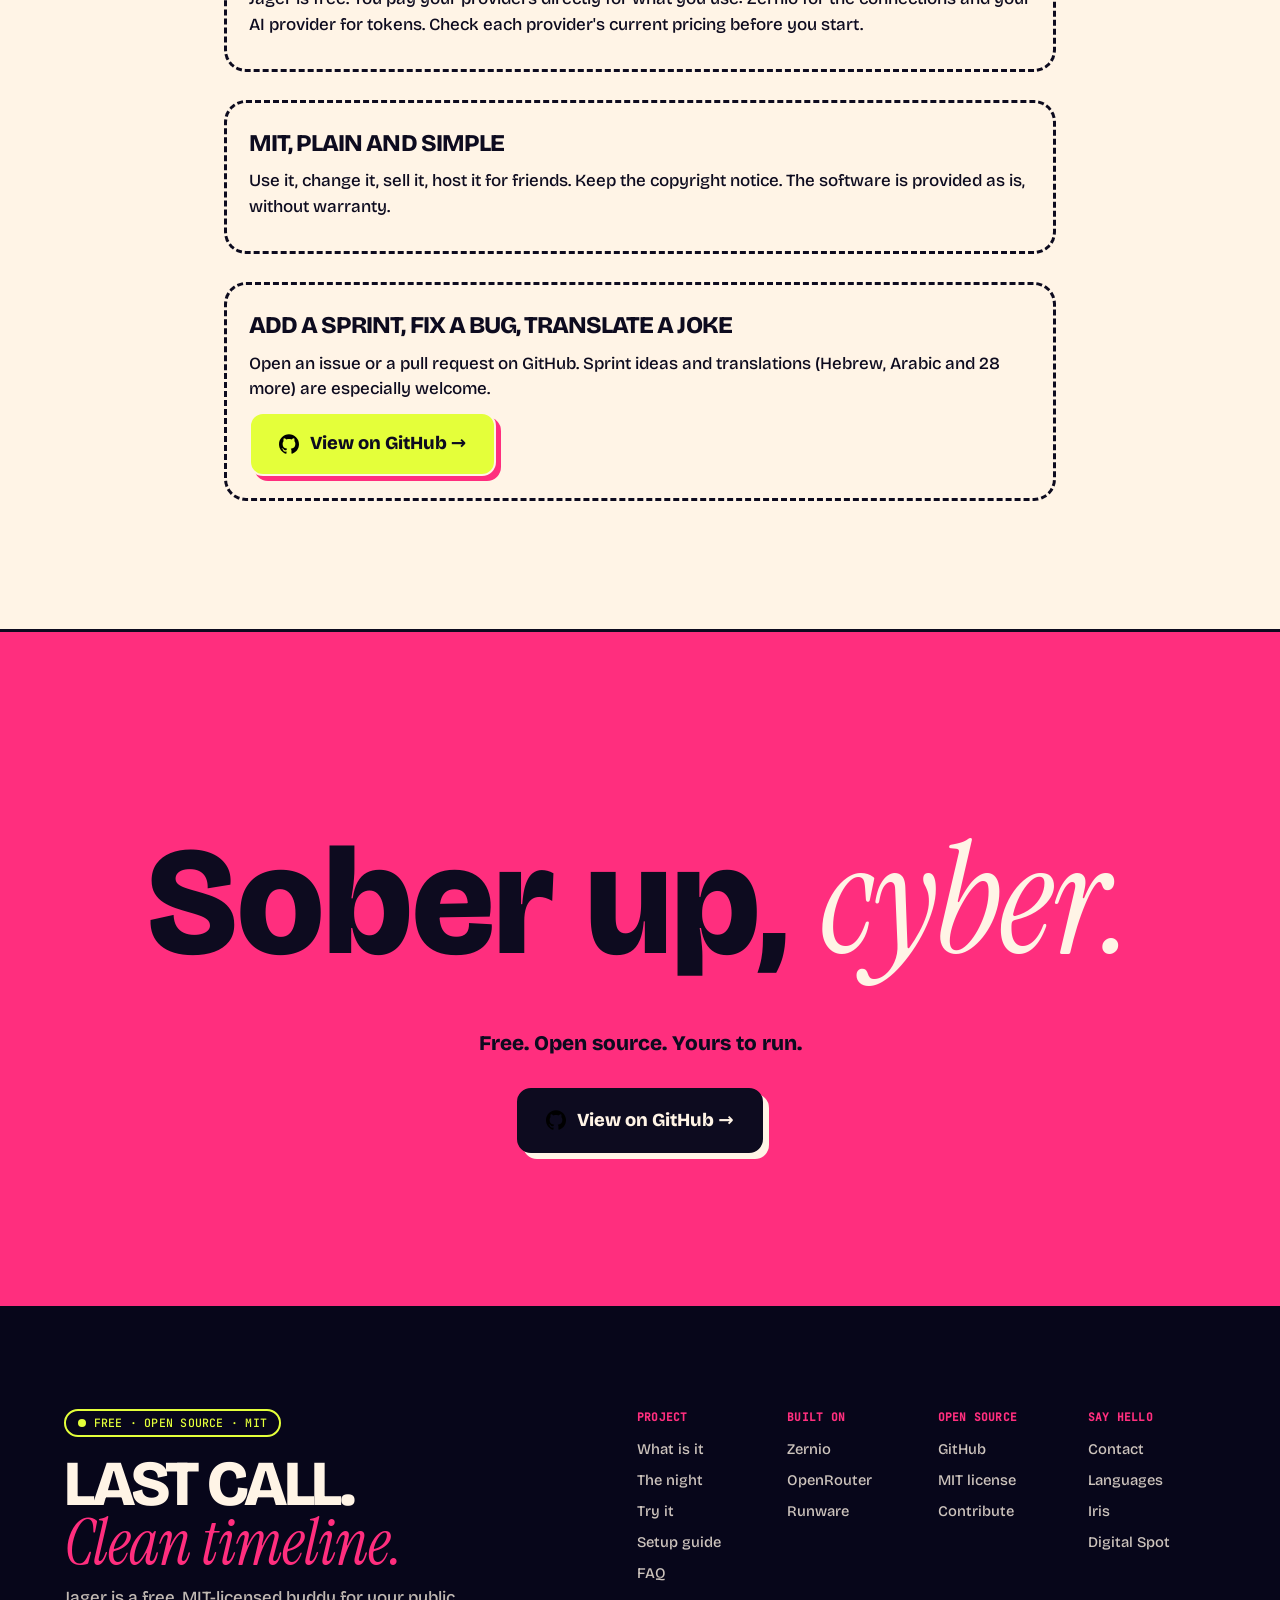
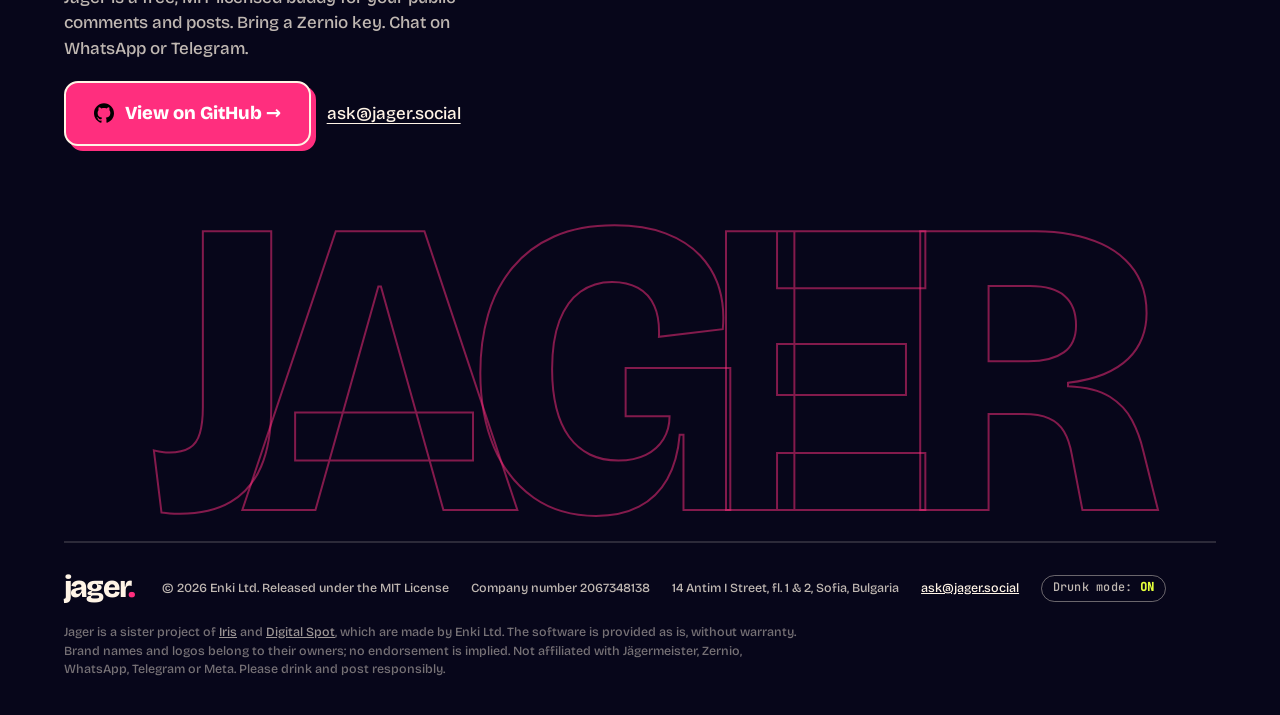
<file: site/setup.html>
<!doctype html><html lang="en"><head><meta charset="utf-8"><meta name="viewport" content="width=device-width,initial-scale=1">
<title>Setup — Jager</title><meta name="description" content="Run Jager yourself in four steps: a Zernio key, an AI key, a WhatsApp number or Telegram bot, and one command. MIT licensed."><meta name="theme-color" content="#07061a">
<link rel="canonical" href="https://jager.social/setup.html"><link rel="alternate" hreflang="en" href="https://jager.social/setup.html"><link rel="alternate" hreflang="fr" href="https://jager.social/fr/setup.html"><link rel="alternate" hreflang="x-default" href="https://jager.social/setup.html"><link rel="icon" href="favicon.svg" type="image/svg+xml">
<meta property="og:type" content="website"><meta property="og:site_name" content="Jager"><meta property="og:title" content="Setup — Jager"><meta property="og:description" content="Run Jager yourself in four steps: a Zernio key, an AI key, a WhatsApp number or Telegram bot, and one command. MIT licensed."><meta property="og:image" content="https://jager.social/og.png"><meta name="twitter:card" content="summary_large_image">
<link rel="preload" href="assets/fonts/BricolageGrotesque-800-normal.woff2" as="font" type="font/woff2" crossorigin>
<link rel="stylesheet" href="fonts.css?v=7"><link rel="stylesheet" href="night.css?v=7"></head>
<body class="on-dark"><script>document.documentElement.classList.add('js');try{if(document.cookie.indexOf('jagerDrunk=off')>-1)document.documentElement.classList.add('no-drunk')}catch(e){}</script><div class="prog" id="prog"></div>
<div class="hud" aria-hidden="true"><div class="orb" id="orb"></div><div class="clock" id="clock">21:00</div></div>
<header class="nav" id="nav"><div class="wrap in"><a class="logo" href="index.html" aria-label="Jager">jager<i>.</i></a>
<ul id="menu"><li><a href="index.html#what">What is it</a></li><li><a href="index.html#night">The night</a></li><li><a href="index.html#try">Try it</a></li><li><a href="setup.html" aria-current="page">Setup</a></li><li><a href="index.html#faq">FAQ</a></li><li class="only-m"><a href="https://github.com/paulfxyz/jager" rel="noopener">GitHub</a></li></ul>
<div class="lang"><button class="lang-btn" id="langBtn" type="button" aria-haspopup="listbox" aria-expanded="false" aria-label="Language">🌐 <span>EN</span></button><ul class="lang-list" id="langList" hidden><li><a href="setup.html" hreflang="en" aria-current="true">English</a></li><li><a href="fr/setup.html" hreflang="fr">Français</a></li><li class="sep mono">Translations welcome</li><li><button type="button" class="dis" data-lang="中文 (Mandarin)">中文 (Mandarin)</button></li><li><button type="button" class="dis" data-lang="हिन्दी">हिन्दी</button></li><li><button type="button" class="dis" data-lang="Español">Español</button></li><li><button type="button" class="dis" data-lang="العربية">العربية</button></li><li><button type="button" class="dis" data-lang="বাংলা">বাংলা</button></li><li><button type="button" class="dis" data-lang="Português">Português</button></li><li><button type="button" class="dis" data-lang="Русский">Русский</button></li><li><button type="button" class="dis" data-lang="اردو">اردو</button></li><li><button type="button" class="dis" data-lang="Bahasa Indonesia">Bahasa Indonesia</button></li><li><button type="button" class="dis" data-lang="Deutsch">Deutsch</button></li><li><button type="button" class="dis" data-lang="日本語">日本語</button></li><li><button type="button" class="dis" data-lang="Naijá (Pidgin)">Naijá (Pidgin)</button></li><li><button type="button" class="dis" data-lang="मराठी">मराठी</button></li><li><button type="button" class="dis" data-lang="తెలుగు">తెలుగు</button></li><li><button type="button" class="dis" data-lang="Türkçe">Türkçe</button></li><li><button type="button" class="dis" data-lang="தமிழ்">தமிழ்</button></li><li><button type="button" class="dis" data-lang="Tiếng Việt">Tiếng Việt</button></li><li><button type="button" class="dis" data-lang="한국어">한국어</button></li><li><button type="button" class="dis" data-lang="Italiano">Italiano</button></li><li><button type="button" class="dis" data-lang="ไทย">ไทย</button></li><li><button type="button" class="dis" data-lang="ગુજરાતી">ગુજરાતી</button></li><li><button type="button" class="dis" data-lang="فارسی">فارسی</button></li><li><button type="button" class="dis" data-lang="Polski">Polski</button></li><li><button type="button" class="dis" data-lang="Українська">Українська</button></li><li><button type="button" class="dis" data-lang="Kiswahili">Kiswahili</button></li><li><button type="button" class="dis" data-lang="粵語 (Cantonese)">粵語 (Cantonese)</button></li><li><button type="button" class="dis" data-lang="Basa Jawa">Basa Jawa</button></li><li><button type="button" class="dis" data-lang="ਪੰਜਾਬੀ">ਪੰਜਾਬੀ</button></li><li><button type="button" class="dis" data-lang="עברית">עברית</button></li></ul></div>
<span class="mit mono">MIT</span><a class="btn" href="https://github.com/paulfxyz/jager" rel="noopener"><img src="assets/icons/github.svg" alt="" width="20" height="20"> GitHub</a>
<button class="burger" id="burger" type="button" aria-label="Menu" aria-expanded="false"><span></span><span></span></button></div></header><main><section class="phead on-dark"><div class="wrap"><div class="eyebrow" style="color:var(--acid)">Setup</div><h1>Four steps. <span class="serif">Then he's awake.</span></h1><p class="drunk">Jager is free and MIT licensed. You bring the keys and run it anywhere: a laptop, a Raspberry Pi or a small server.</p></div></section>
<section class="sec cream" style="padding-top:60px"><div class="wrap" style="max-width:960px">
<div class="two2"><div class="note2" style="margin-top:0"><h3>Before you start</h3><ul class="never ok"><li>A Zernio account (to connect your social accounts and a chat channel)</li><li>An OpenRouter key (and optionally a Runware key)</li><li>A WhatsApp number or a Telegram account to talk to Jager</li><li>A machine that stays on: laptop, small server or Raspberry Pi, with Docker</li></ul></div>
<div class="note2" style="margin-top:0"><h3>What happens when you message Jager</h3><ol class="flowl"><li>You send a message on WhatsApp or Telegram.</li><li>Zernio delivers it to your Jager through a webhook.</li><li>Jager asks your AI model what you mean: recap, delete, reply or sprint.</li><li>Jager does it through Zernio on your accounts, after a confirmation if it is a big delete.</li><li>He answers you in the same chat, and goes back to sleep.</li></ol></div></div>
<div class="steps">
<article class="stp rv"><div class="n">1</div><div><h3>Get a Zernio key</h3><p>Create a Zernio workspace, connect the accounts Jager should look after, and create an API key. Zernio also gives you the channel Jager talks to you on.</p><p><a href="https://docs.zernio.com/quickstart.mdx" rel="noopener">Zernio quickstart</a> · <a href="https://docs.zernio.com/guides/connecting-accounts.mdx" rel="noopener">Connecting accounts</a></p></div></article>
<article class="stp rv"><div class="n">2</div><div><h3>Pick your channel</h3><div class="two"><div class="mini"><img src="assets/icons/whatsapp.svg" alt="" width="26" height="26"><b>WhatsApp</b><p>Add a WhatsApp number in Zernio. Messages from Jager and your replies flow through it.</p></div><div class="mini"><img src="assets/icons/telegram.svg" alt="" width="26" height="26"><b>Telegram</b><p>Create a bot with BotFather, connect it in Zernio, press Start. Buttons and slash commands work.</p></div></div><p><a href="https://docs.zernio.com/llms/platforms/telegram.txt" rel="noopener">Zernio Telegram docs</a></p></div></article>
<article class="stp rv"><div class="n">3</div><div><h3>Add an AI key</h3><p>Use <a href="https://openrouter.ai" rel="noopener">OpenRouter</a> for reading comments, drafting replies and understanding your messages. Add <a href="https://runware.ai" rel="noopener">Runware</a> for image jobs. Pick any model, cheap or clever.</p></div></article>
<article class="stp rv"><div class="n">4</div><div><h3>Run it</h3><div class="term"><div class="term-bar"><i></i><i></i><i></i><span class="mono">.env</span></div><pre><span class="c"># the whole config</span>
ZERNIO_API_KEY=zk_...
OPENROUTER_API_KEY=sk-or-...
RUNWARE_API_KEY=            <span class="c"># optional</span>
ZERNIO_WEBHOOK_SECRET=      <span class="c"># any long random string</span>
JAGER_OWNER_ID=             <span class="c"># your phone or Telegram id</span>
JAGER_DRY_RUN=true          <span class="c"># safe: nothing is deleted yet</span>
JAGER_CHANNEL=telegram      <span class="c"># or whatsapp</span>
JAGER_MODEL=openai/gpt-4o-mini
JAGER_TIMEZONE=Europe/Lisbon
JAGER_RECAP=sunday 10:00</pre></div><div class="term" style="margin-top:14px"><div class="term-bar"><i></i><i></i><i></i><span class="mono">terminal</span></div><pre>$ git clone github.com/paulfxyz/jager
$ cd jager &amp;&amp; cp .env.example .env
$ docker compose up -d
$ jager doctor
<span class="g">✓ Jager is awake. Say hi on Telegram.</span></pre></div><p style="font-size:.85rem;margin-top:10px">Example config. Names follow the repository on <a href="https://github.com/paulfxyz/jager" rel="noopener">GitHub</a>.</p></div></article>
</div>
<div class="note2" id="other"><h3>Other ways to run it</h3><p>Docker is the easy path. You can also import Jager as a Python library into your own app, bot or cron job, or give the Markdown build prompt to your own agents so they build a Jager that fits your stack.</p><pre class="mono" style="margin:12px 0;font-size:.85rem">from jager import Jager
jager = Jager.from_env()
jager.sprint("comments")</pre><a class="btn" href="jager-build-prompt.md" download>Download the build prompt (.md)</a></div>
<div class="note2"><h3>What does it cost?</h3><p>Jager is free. You pay your providers directly for what you use: Zernio for the connections and your AI provider for tokens. Check each provider's current pricing before you start.</p></div>
<div class="note2" id="license"><h3>MIT, plain and simple</h3><p>Use it, change it, sell it, host it for friends. Keep the copyright notice. The software is provided as is, without warranty.</p></div>
<div class="note2" id="contribute"><h3>Add a sprint, fix a bug, translate a joke</h3><p>Open an issue or a pull request on GitHub. Sprint ideas and translations (Hebrew, Arabic and 28 more) are especially welcome.</p><a class="btn btn--lg" href="https://github.com/paulfxyz/jager" rel="noopener"><img src="assets/icons/github.svg" alt="" width="20" height="20"> View on GitHub →</a></div>
</div></section>
<section class="closer"><div class="wrap"><h2>Sober up, <span class="serif">cyber.</span></h2><p>Free. Open source. Yours to run.</p><a class="btn btn--lg" href="https://github.com/paulfxyz/jager" rel="noopener"><img src="assets/icons/github.svg" alt="" width="20" height="20"> View on GitHub →</a></div></section></main><footer class="foot"><div class="wrap">
<div class="sf-pitch"><div><span class="sf-pill mono"><b></b> Free · open source · MIT</span>
<h2 class="sf-title">Last call.<br><span class='serif'>Clean timeline.</span></h2>
<p class="sf-sub">Jager is a free, MIT-licensed buddy for your public comments and posts. Bring a Zernio key. Chat on WhatsApp or Telegram.</p>
<div class="sf-cta"><a class="btn btn--pink btn--lg" href="https://github.com/paulfxyz/jager" rel="noopener"><img src="assets/icons/github.svg" alt="" width="20" height="20"> View on GitHub →</a><a class="sf-ask" href="mailto:ask@jager.social">ask@jager.social</a></div></div>
<nav class="sf-cols" aria-label="Footer">
<div><h4 class="mono">Project</h4><a href="index.html#what">What is it</a><a href="index.html#night">The night</a><a href="index.html#try">Try it</a><a href="setup.html">Setup guide</a><a href="index.html#faq">FAQ</a></div>
<div><h4 class="mono">Built on</h4><a href="https://zernio.com" rel="noopener">Zernio</a><a href="https://openrouter.ai" rel="noopener">OpenRouter</a><a href="https://runware.ai" rel="noopener">Runware</a></div>
<div><h4 class="mono">Open source</h4><a href="https://github.com/paulfxyz/jager" rel="noopener">GitHub</a><a href="setup.html#license">MIT license</a><a href="setup.html#contribute">Contribute</a></div>
<div><h4 class="mono">Say hello</h4><a href="mailto:ask@jager.social">Contact</a><button type="button" id="footLang">Languages</button><a href="https://iris.online" rel="noopener">Iris</a><a href="https://digital.spot" rel="noopener">Digital Spot</a></div></nav></div>
<div class="sf-word" aria-hidden="true">Jager</div>
<div class="sf-legal"><a class="logo" href="index.html">jager<i>.</i></a>
<ul class="sf-facts"><li>© 2026 Enki Ltd. Released under the MIT License</li><li>Company number 2067348138</li><li>14 Antim I Street, fl. 1 &amp; 2, Sofia, Bulgaria</li><li><a href="mailto:ask@jager.social">ask@jager.social</a></li><li><button type="button" class="dtoggle mono" id="drunkToggle" aria-pressed="true">Drunk mode: <b>ON</b></button></li></ul>
<p class="sf-note">Jager is a sister project of <a href="https://iris.online" rel="noopener">Iris</a> and <a href="https://digital.spot" rel="noopener">Digital Spot</a>, which are made by Enki Ltd. The software is provided as is, without warranty. Brand names and logos belong to their owners; no endorsement is implied. Not affiliated with Jägermeister, Zernio, WhatsApp, Telegram or Meta. Please drink and post responsibly.</p></div>
</div></footer><div class="toast" id="toast" role="status" aria-live="polite"></div>
<script src="chat.js?v=7" defer></script><script src="night.js?v=7" defer></script></body></html>
</file>
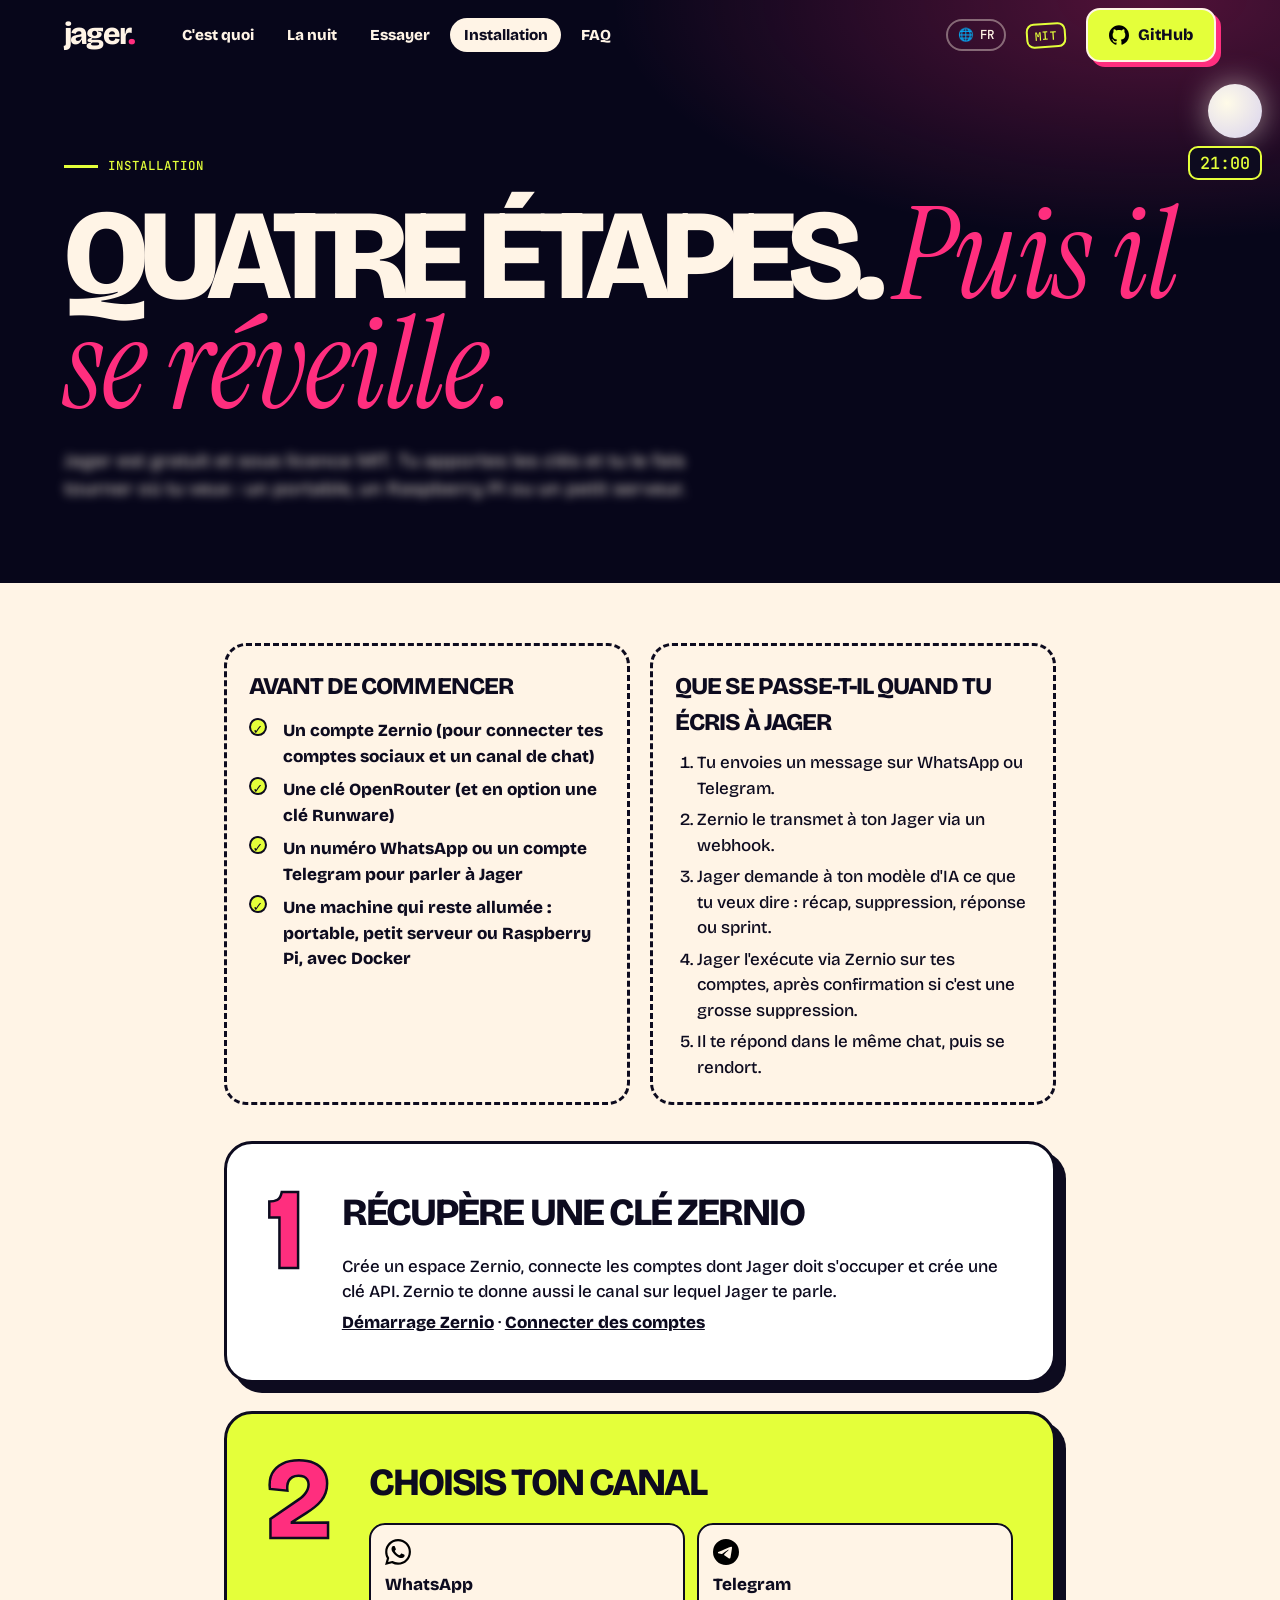
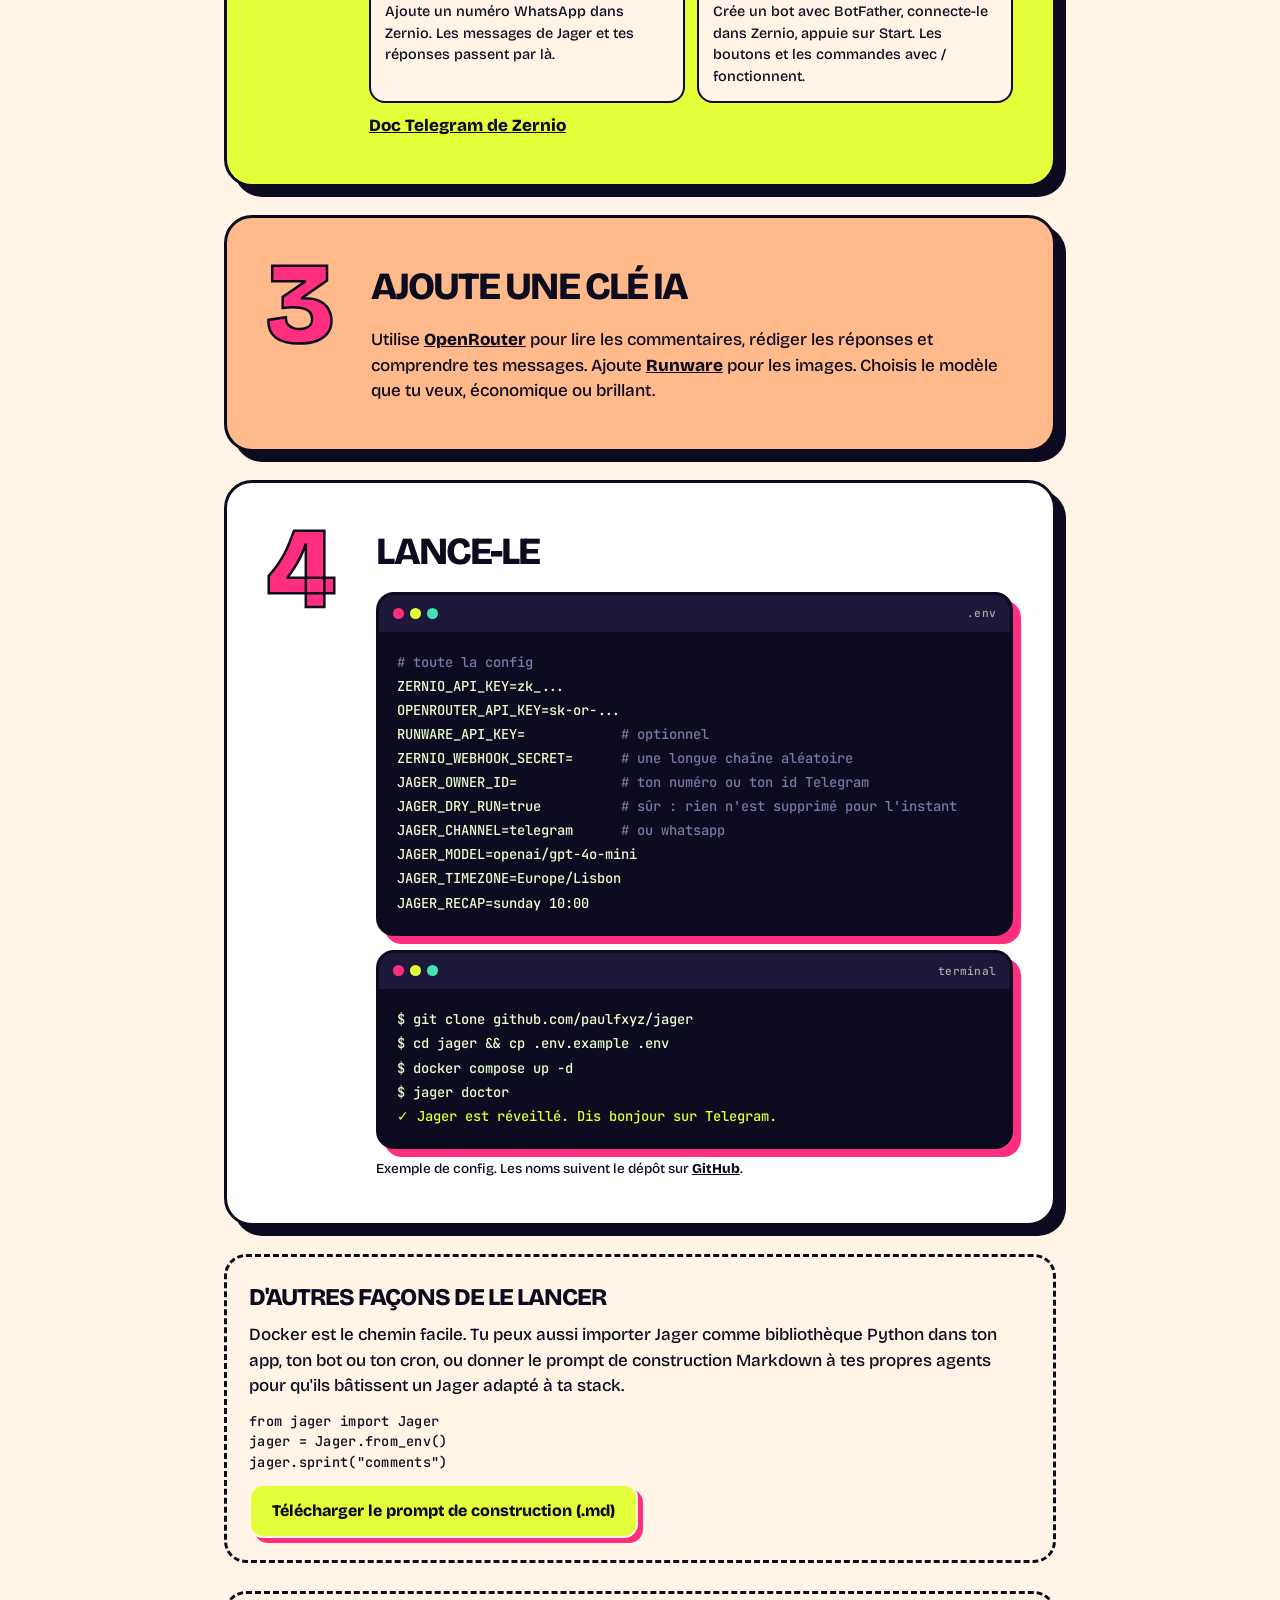
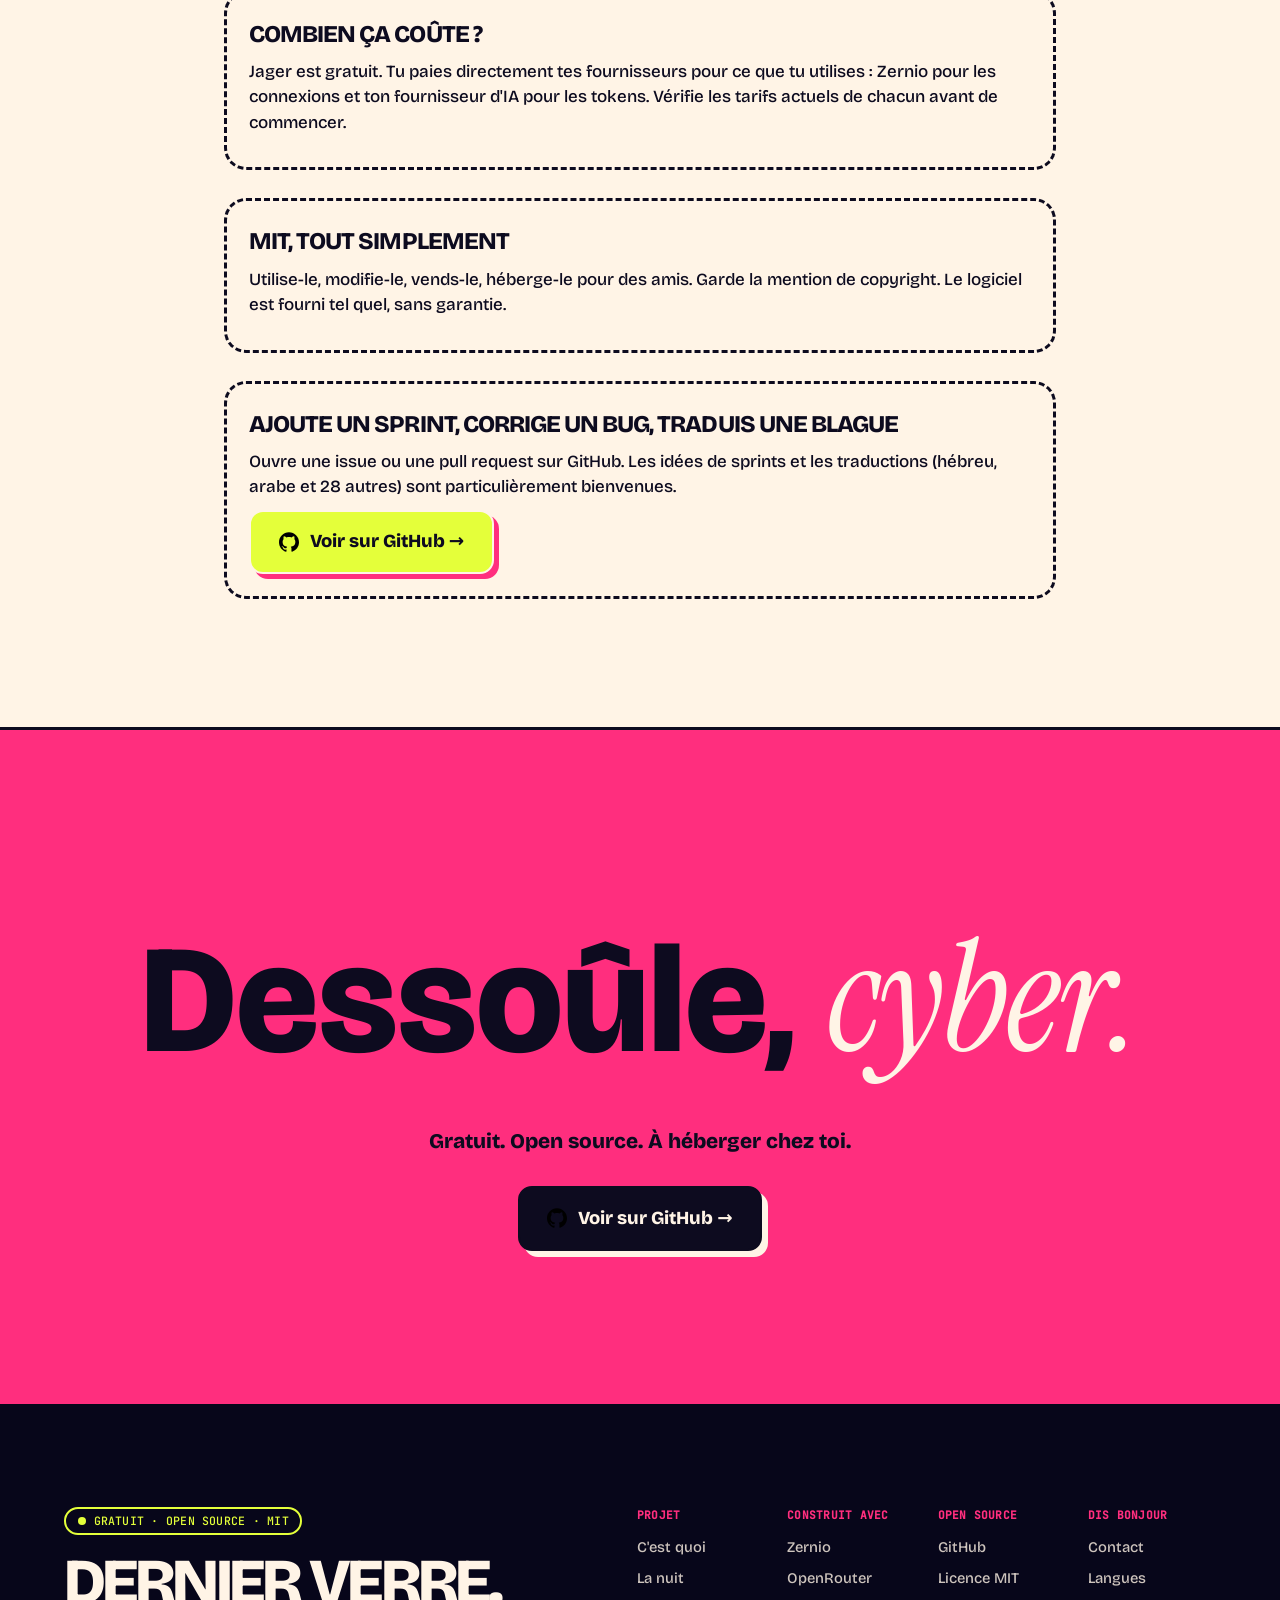
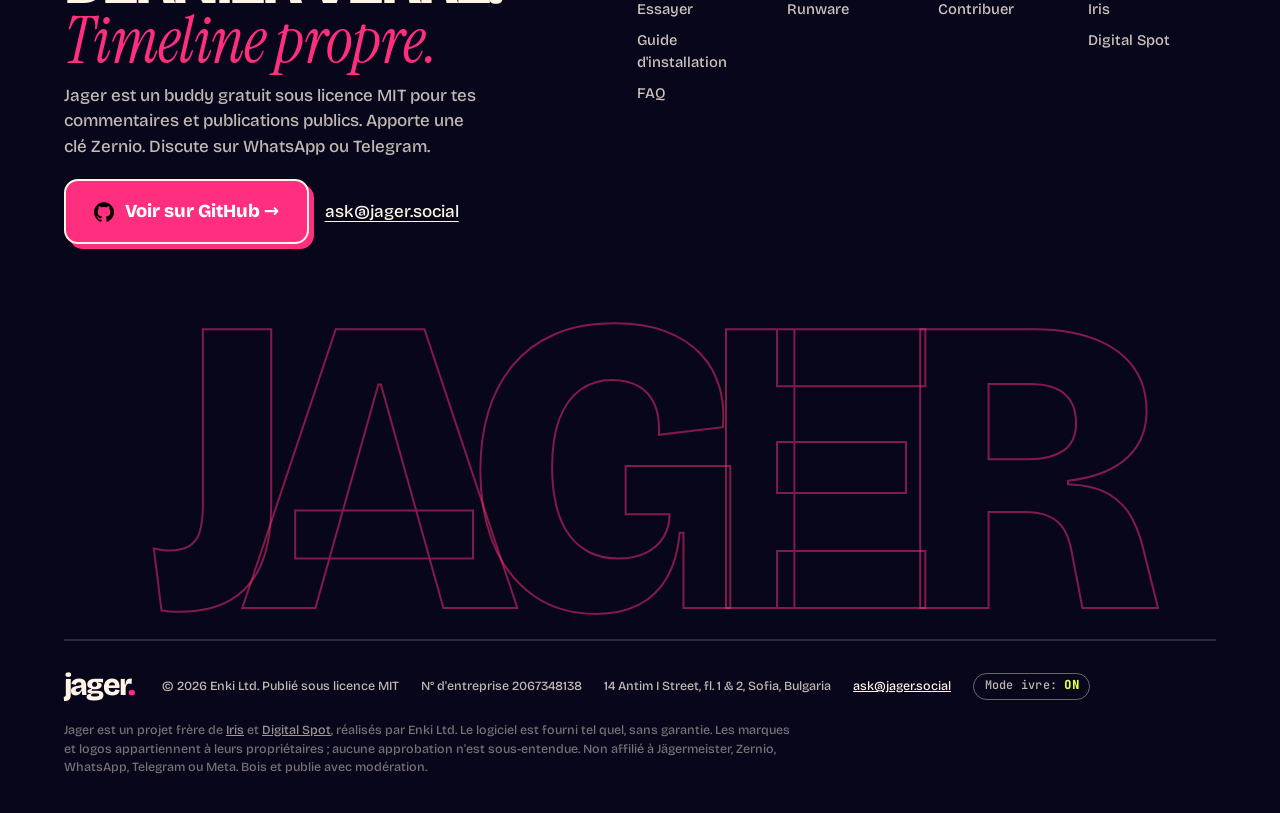
<file: site/fr/setup.html>
<!doctype html><html lang="fr"><head><meta charset="utf-8"><meta name="viewport" content="width=device-width,initial-scale=1">
<title>Installation — Jager</title><meta name="description" content="Fais tourner Jager toi-même en quatre étapes : une clé Zernio, une clé IA, un numéro WhatsApp ou un bot Telegram, et une commande. Licence MIT."><meta name="theme-color" content="#07061a">
<link rel="canonical" href="https://jager.social/fr/setup.html"><link rel="alternate" hreflang="en" href="https://jager.social/setup.html"><link rel="alternate" hreflang="fr" href="https://jager.social/fr/setup.html"><link rel="alternate" hreflang="x-default" href="https://jager.social/setup.html"><link rel="icon" href="../favicon.svg" type="image/svg+xml">
<meta property="og:type" content="website"><meta property="og:site_name" content="Jager"><meta property="og:title" content="Installation — Jager"><meta property="og:description" content="Fais tourner Jager toi-même en quatre étapes : une clé Zernio, une clé IA, un numéro WhatsApp ou un bot Telegram, et une commande. Licence MIT."><meta property="og:image" content="https://jager.social/og.png"><meta name="twitter:card" content="summary_large_image">
<link rel="preload" href="../assets/fonts/BricolageGrotesque-800-normal.woff2" as="font" type="font/woff2" crossorigin>
<link rel="stylesheet" href="../fonts.css?v=7"><link rel="stylesheet" href="../night.css?v=7"></head>
<body class="on-dark"><script>document.documentElement.classList.add('js');try{if(document.cookie.indexOf('jagerDrunk=off')>-1)document.documentElement.classList.add('no-drunk')}catch(e){}</script><div class="prog" id="prog"></div>
<div class="hud" aria-hidden="true"><div class="orb" id="orb"></div><div class="clock" id="clock">21:00</div></div>
<header class="nav" id="nav"><div class="wrap in"><a class="logo" href="index.html" aria-label="Jager">jager<i>.</i></a>
<ul id="menu"><li><a href="index.html#what">C'est quoi</a></li><li><a href="index.html#night">La nuit</a></li><li><a href="index.html#try">Essayer</a></li><li><a href="setup.html" aria-current="page">Installation</a></li><li><a href="index.html#faq">FAQ</a></li><li class="only-m"><a href="https://github.com/paulfxyz/jager" rel="noopener">GitHub</a></li></ul>
<div class="lang"><button class="lang-btn" id="langBtn" type="button" aria-haspopup="listbox" aria-expanded="false" aria-label="Language">🌐 <span>FR</span></button><ul class="lang-list" id="langList" hidden><li><a href="../setup.html" hreflang="en">English</a></li><li><a href="setup.html" hreflang="fr" aria-current="true">Français</a></li><li class="sep mono">Traductions bienvenues</li><li><button type="button" class="dis" data-lang="中文 (Mandarin)">中文 (Mandarin)</button></li><li><button type="button" class="dis" data-lang="हिन्दी">हिन्दी</button></li><li><button type="button" class="dis" data-lang="Español">Español</button></li><li><button type="button" class="dis" data-lang="العربية">العربية</button></li><li><button type="button" class="dis" data-lang="বাংলা">বাংলা</button></li><li><button type="button" class="dis" data-lang="Português">Português</button></li><li><button type="button" class="dis" data-lang="Русский">Русский</button></li><li><button type="button" class="dis" data-lang="اردو">اردو</button></li><li><button type="button" class="dis" data-lang="Bahasa Indonesia">Bahasa Indonesia</button></li><li><button type="button" class="dis" data-lang="Deutsch">Deutsch</button></li><li><button type="button" class="dis" data-lang="日本語">日本語</button></li><li><button type="button" class="dis" data-lang="Naijá (Pidgin)">Naijá (Pidgin)</button></li><li><button type="button" class="dis" data-lang="मराठी">मराठी</button></li><li><button type="button" class="dis" data-lang="తెలుగు">తెలుగు</button></li><li><button type="button" class="dis" data-lang="Türkçe">Türkçe</button></li><li><button type="button" class="dis" data-lang="தமிழ்">தமிழ்</button></li><li><button type="button" class="dis" data-lang="Tiếng Việt">Tiếng Việt</button></li><li><button type="button" class="dis" data-lang="한국어">한국어</button></li><li><button type="button" class="dis" data-lang="Italiano">Italiano</button></li><li><button type="button" class="dis" data-lang="ไทย">ไทย</button></li><li><button type="button" class="dis" data-lang="ગુજરાતી">ગુજરાતી</button></li><li><button type="button" class="dis" data-lang="فارسی">فارسی</button></li><li><button type="button" class="dis" data-lang="Polski">Polski</button></li><li><button type="button" class="dis" data-lang="Українська">Українська</button></li><li><button type="button" class="dis" data-lang="Kiswahili">Kiswahili</button></li><li><button type="button" class="dis" data-lang="粵語 (Cantonese)">粵語 (Cantonese)</button></li><li><button type="button" class="dis" data-lang="Basa Jawa">Basa Jawa</button></li><li><button type="button" class="dis" data-lang="ਪੰਜਾਬੀ">ਪੰਜਾਬੀ</button></li><li><button type="button" class="dis" data-lang="עברית">עברית</button></li></ul></div>
<span class="mit mono">MIT</span><a class="btn" href="https://github.com/paulfxyz/jager" rel="noopener"><img src="../assets/icons/github.svg" alt="" width="20" height="20"> GitHub</a>
<button class="burger" id="burger" type="button" aria-label="Menu" aria-expanded="false"><span></span><span></span></button></div></header><main><section class="phead on-dark"><div class="wrap"><div class="eyebrow" style="color:var(--acid)">Installation</div><h1>Quatre étapes. <span class="serif">Puis il se réveille.</span></h1><p class="drunk">Jager est gratuit et sous licence MIT. Tu apportes les clés et tu le fais tourner où tu veux : un portable, un Raspberry Pi ou un petit serveur.</p></div></section>
<section class="sec cream" style="padding-top:60px"><div class="wrap" style="max-width:960px">
<div class="two2"><div class="note2" style="margin-top:0"><h3>Avant de commencer</h3><ul class="never ok"><li>Un compte Zernio (pour connecter tes comptes sociaux et un canal de chat)</li><li>Une clé OpenRouter (et en option une clé Runware)</li><li>Un numéro WhatsApp ou un compte Telegram pour parler à Jager</li><li>Une machine qui reste allumée : portable, petit serveur ou Raspberry Pi, avec Docker</li></ul></div>
<div class="note2" style="margin-top:0"><h3>Que se passe-t-il quand tu écris à Jager</h3><ol class="flowl"><li>Tu envoies un message sur WhatsApp ou Telegram.</li><li>Zernio le transmet à ton Jager via un webhook.</li><li>Jager demande à ton modèle d'IA ce que tu veux dire : récap, suppression, réponse ou sprint.</li><li>Jager l'exécute via Zernio sur tes comptes, après confirmation si c'est une grosse suppression.</li><li>Il te répond dans le même chat, puis se rendort.</li></ol></div></div>
<div class="steps">
<article class="stp rv"><div class="n">1</div><div><h3>Récupère une clé Zernio</h3><p>Crée un espace Zernio, connecte les comptes dont Jager doit s&#39;occuper et crée une clé API. Zernio te donne aussi le canal sur lequel Jager te parle.</p><p><a href="https://docs.zernio.com/quickstart.mdx" rel="noopener">Démarrage Zernio</a> · <a href="https://docs.zernio.com/guides/connecting-accounts.mdx" rel="noopener">Connecter des comptes</a></p></div></article>
<article class="stp rv"><div class="n">2</div><div><h3>Choisis ton canal</h3><div class="two"><div class="mini"><img src="../assets/icons/whatsapp.svg" alt="" width="26" height="26"><b>WhatsApp</b><p>Ajoute un numéro WhatsApp dans Zernio. Les messages de Jager et tes réponses passent par là.</p></div><div class="mini"><img src="../assets/icons/telegram.svg" alt="" width="26" height="26"><b>Telegram</b><p>Crée un bot avec BotFather, connecte-le dans Zernio, appuie sur Start. Les boutons et les commandes avec / fonctionnent.</p></div></div><p><a href="https://docs.zernio.com/llms/platforms/telegram.txt" rel="noopener">Doc Telegram de Zernio</a></p></div></article>
<article class="stp rv"><div class="n">3</div><div><h3>Ajoute une clé IA</h3><p>Utilise <a href="https://openrouter.ai" rel="noopener">OpenRouter</a> pour lire les commentaires, rédiger les réponses et comprendre tes messages. Ajoute <a href="https://runware.ai" rel="noopener">Runware</a> pour les images. Choisis le modèle que tu veux, économique ou brillant.</p></div></article>
<article class="stp rv"><div class="n">4</div><div><h3>Lance-le</h3><div class="term"><div class="term-bar"><i></i><i></i><i></i><span class="mono">.env</span></div><pre><span class="c"># toute la config</span>
ZERNIO_API_KEY=zk_...
OPENROUTER_API_KEY=sk-or-...
RUNWARE_API_KEY=            <span class="c"># optionnel</span>
ZERNIO_WEBHOOK_SECRET=      <span class="c"># une longue chaîne aléatoire</span>
JAGER_OWNER_ID=             <span class="c"># ton numéro ou ton id Telegram</span>
JAGER_DRY_RUN=true          <span class="c"># sûr : rien n'est supprimé pour l'instant</span>
JAGER_CHANNEL=telegram      <span class="c"># ou whatsapp</span>
JAGER_MODEL=openai/gpt-4o-mini
JAGER_TIMEZONE=Europe/Lisbon
JAGER_RECAP=sunday 10:00</pre></div><div class="term" style="margin-top:14px"><div class="term-bar"><i></i><i></i><i></i><span class="mono">terminal</span></div><pre>$ git clone github.com/paulfxyz/jager
$ cd jager &amp;&amp; cp .env.example .env
$ docker compose up -d
$ jager doctor
<span class="g">✓ Jager est réveillé. Dis bonjour sur Telegram.</span></pre></div><p style="font-size:.85rem;margin-top:10px">Exemple de config. Les noms suivent le dépôt sur <a href="https://github.com/paulfxyz/jager" rel="noopener">GitHub</a>.</p></div></article>
</div>
<div class="note2" id="other"><h3>D'autres façons de le lancer</h3><p>Docker est le chemin facile. Tu peux aussi importer Jager comme bibliothèque Python dans ton app, ton bot ou ton cron, ou donner le prompt de construction Markdown à tes propres agents pour qu'ils bâtissent un Jager adapté à ta stack.</p><pre class="mono" style="margin:12px 0;font-size:.85rem">from jager import Jager
jager = Jager.from_env()
jager.sprint("comments")</pre><a class="btn" href="../jager-build-prompt.md" download>Télécharger le prompt de construction (.md)</a></div>
<div class="note2"><h3>Combien ça coûte ?</h3><p>Jager est gratuit. Tu paies directement tes fournisseurs pour ce que tu utilises : Zernio pour les connexions et ton fournisseur d'IA pour les tokens. Vérifie les tarifs actuels de chacun avant de commencer.</p></div>
<div class="note2" id="license"><h3>MIT, tout simplement</h3><p>Utilise-le, modifie-le, vends-le, héberge-le pour des amis. Garde la mention de copyright. Le logiciel est fourni tel quel, sans garantie.</p></div>
<div class="note2" id="contribute"><h3>Ajoute un sprint, corrige un bug, traduis une blague</h3><p>Ouvre une issue ou une pull request sur GitHub. Les idées de sprints et les traductions (hébreu, arabe et 28 autres) sont particulièrement bienvenues.</p><a class="btn btn--lg" href="https://github.com/paulfxyz/jager" rel="noopener"><img src="../assets/icons/github.svg" alt="" width="20" height="20"> Voir sur GitHub →</a></div>
</div></section>
<section class="closer"><div class="wrap"><h2>Dessoûle, <span class="serif">cyber.</span></h2><p>Gratuit. Open source. À héberger chez toi.</p><a class="btn btn--lg" href="https://github.com/paulfxyz/jager" rel="noopener"><img src="../assets/icons/github.svg" alt="" width="20" height="20"> Voir sur GitHub →</a></div></section></main><footer class="foot"><div class="wrap">
<div class="sf-pitch"><div><span class="sf-pill mono"><b></b> Gratuit · open source · MIT</span>
<h2 class="sf-title">Dernier verre.<br><span class='serif'>Timeline propre.</span></h2>
<p class="sf-sub">Jager est un buddy gratuit sous licence MIT pour tes commentaires et publications publics. Apporte une clé Zernio. Discute sur WhatsApp ou Telegram.</p>
<div class="sf-cta"><a class="btn btn--pink btn--lg" href="https://github.com/paulfxyz/jager" rel="noopener"><img src="../assets/icons/github.svg" alt="" width="20" height="20"> Voir sur GitHub →</a><a class="sf-ask" href="mailto:ask@jager.social">ask@jager.social</a></div></div>
<nav class="sf-cols" aria-label="Footer">
<div><h4 class="mono">Projet</h4><a href="index.html#what">C'est quoi</a><a href="index.html#night">La nuit</a><a href="index.html#try">Essayer</a><a href="setup.html">Guide d'installation</a><a href="index.html#faq">FAQ</a></div>
<div><h4 class="mono">Construit avec</h4><a href="https://zernio.com" rel="noopener">Zernio</a><a href="https://openrouter.ai" rel="noopener">OpenRouter</a><a href="https://runware.ai" rel="noopener">Runware</a></div>
<div><h4 class="mono">Open source</h4><a href="https://github.com/paulfxyz/jager" rel="noopener">GitHub</a><a href="setup.html#license">Licence MIT</a><a href="setup.html#contribute">Contribuer</a></div>
<div><h4 class="mono">Dis bonjour</h4><a href="mailto:ask@jager.social">Contact</a><button type="button" id="footLang">Langues</button><a href="https://iris.online" rel="noopener">Iris</a><a href="https://digital.spot" rel="noopener">Digital Spot</a></div></nav></div>
<div class="sf-word" aria-hidden="true">Jager</div>
<div class="sf-legal"><a class="logo" href="index.html">jager<i>.</i></a>
<ul class="sf-facts"><li>© 2026 Enki Ltd. Publié sous licence MIT</li><li>N° d'entreprise 2067348138</li><li>14 Antim I Street, fl. 1 &amp; 2, Sofia, Bulgaria</li><li><a href="mailto:ask@jager.social">ask@jager.social</a></li><li><button type="button" class="dtoggle mono" id="drunkToggle" aria-pressed="true">Mode ivre: <b>ON</b></button></li></ul>
<p class="sf-note">Jager est un projet frère de <a href="https://iris.online" rel="noopener">Iris</a> et <a href="https://digital.spot" rel="noopener">Digital Spot</a>, réalisés par Enki Ltd. Le logiciel est fourni tel quel, sans garantie. Les marques et logos appartiennent à leurs propriétaires ; aucune approbation n'est sous-entendue. Non affilié à Jägermeister, Zernio, WhatsApp, Telegram ou Meta. Bois et publie avec modération.</p></div>
</div></footer><div class="toast" id="toast" role="status" aria-live="polite"></div>
<script src="../chat.js?v=7" defer></script><script src="../night.js?v=7" defer></script></body></html>
</file>
<file: fonts.css>
@font-face {
  font-family: 'Bricolage Grotesque';
  font-style: normal;
  font-weight: 500;
  font-stretch: 100%;
  font-display: swap;
  src: url(assets/fonts/BricolageGrotesque-500-normal.woff2) format('woff2');
  unicode-range: U+0000-00FF, U+0131, U+0152-0153, U+02BB-02BC, U+02C6, U+02DA, U+02DC, U+0304, U+0308, U+0329, U+2000-206F, U+20AC, U+2122, U+2191, U+2193, U+2212, U+2215, U+FEFF, U+FFFD;
}
@font-face {
  font-family: 'Bricolage Grotesque';
  font-style: normal;
  font-weight: 800;
  font-stretch: 100%;
  font-display: swap;
  src: url(assets/fonts/BricolageGrotesque-800-normal.woff2) format('woff2');
  unicode-range: U+0000-00FF, U+0131, U+0152-0153, U+02BB-02BC, U+02C6, U+02DA, U+02DC, U+0304, U+0308, U+0329, U+2000-206F, U+20AC, U+2122, U+2191, U+2193, U+2212, U+2215, U+FEFF, U+FFFD;
}
@font-face {
  font-family: 'Instrument Serif';
  font-style: italic;
  font-weight: 400;
  font-display: swap;
  src: url(assets/fonts/InstrumentSerif-400-italic.woff2) format('woff2');
  unicode-range: U+0000-00FF, U+0131, U+0152-0153, U+02BB-02BC, U+02C6, U+02DA, U+02DC, U+0304, U+0308, U+0329, U+2000-206F, U+20AC, U+2122, U+2191, U+2193, U+2212, U+2215, U+FEFF, U+FFFD;
}
@font-face {
  font-family: 'JetBrains Mono';
  font-style: normal;
  font-weight: 500;
  font-display: swap;
  src: url(assets/fonts/JetBrainsMono-500-normal.woff2) format('woff2');
  unicode-range: U+0000-00FF, U+0131, U+0152-0153, U+02BB-02BC, U+02C6, U+02DA, U+02DC, U+0304, U+0308, U+0329, U+2000-206F, U+20AC, U+2122, U+2191, U+2193, U+2212, U+2215, U+FEFF, U+FFFD;
}
</file>
<file: night.css>
:root{--night:#07061a;--ink:#0d0b1f;--violet:#2b1a6b;--pink:#ff2e7e;--acid:#e4ff3a;--peach:#ffb98a;--cream:#fff4e6;--cream2:#ffe8cf;
--f-d:'Bricolage Grotesque',system-ui,sans-serif;--f-s:'Instrument Serif',Georgia,serif;--f-m:'JetBrains Mono',ui-monospace,monospace;--ease:cubic-bezier(.16,1,.3,1);--pad:clamp(18px,5vw,72px)}
*,*::before,*::after{box-sizing:border-box}
html{scroll-behavior:smooth;-webkit-text-size-adjust:100%}
html,body{overflow-x:clip}
body{margin:0;background:var(--night);color:var(--cream);font-family:var(--f-d);font-weight:500;font-size:17px;line-height:1.5;
 cursor:url("data:image/svg+xml,%3Csvg xmlns='http://www.w3.org/2000/svg' width='34' height='34' viewBox='0 0 34 34'%3E%3Cg fill='%23ff2e7e' stroke='%2307061a' stroke-width='2'%3E%3Cellipse cx='17' cy='22' rx='8' ry='7'/%3E%3Ccircle cx='7' cy='14' r='3.6'/%3E%3Ccircle cx='13' cy='8' r='3.6'/%3E%3Ccircle cx='21' cy='8' r='3.6'/%3E%3Ccircle cx='27' cy='14' r='3.6'/%3E%3C/g%3E%3C/svg%3E") 6 6,auto}
a,button,summary,.drunk,input,select{cursor:inherit}
img,svg{display:block;max-width:100%}
a{color:inherit}
button{font:inherit}
:focus-visible{outline:3px solid var(--acid);outline-offset:3px;border-radius:6px}
.wrap{max-width:1280px;margin:0 auto;padding:0 var(--pad)}
.mono{font-family:var(--f-m);font-weight:500;letter-spacing:.02em}
.serif{font-family:var(--f-s);font-style:italic;font-weight:400;letter-spacing:-.01em}
.sr{position:absolute;width:1px;height:1px;overflow:hidden;clip:rect(0 0 0 0);white-space:nowrap}
.rv{opacity:0;transform:translateY(30px);transition:opacity .8s var(--ease),transform .8s var(--ease);transition-delay:var(--d,0s)}
.rv.in{opacity:1;transform:none}
html:not(.js) .rv{opacity:1;transform:none}
.prog{position:fixed;inset:0 0 auto 0;height:4px;z-index:100;background:linear-gradient(90deg,var(--pink),var(--acid));transform-origin:0 50%;transform:scaleX(0)}
/* buttons */
.btn{display:inline-flex;align-items:center;gap:.6em;border:2.5px solid var(--ink);border-radius:14px;padding:.8em 1.3em;font-weight:800;font-size:1rem;text-decoration:none;background:var(--acid);color:var(--ink);box-shadow:5px 5px 0 var(--ink);transition:transform .2s var(--ease),box-shadow .2s var(--ease);cursor:inherit}
.btn:hover{transform:translate(-2px,-2px);box-shadow:8px 8px 0 var(--ink)}
.btn:active{transform:translate(4px,4px);box-shadow:0 0 0 var(--ink)}
.btn--pink{background:var(--pink);color:#fff}
.btn--ghost{background:transparent;color:inherit;border-color:currentColor;box-shadow:5px 5px 0 currentColor}
.btn--lg{font-size:1.15rem;padding:.9em 1.5em}
.btn img{width:20px;height:20px}
.on-dark .btn{border-color:var(--cream);box-shadow:5px 5px 0 var(--pink)}
.on-dark .btn:hover{box-shadow:8px 8px 0 var(--pink)}
.on-dark .btn--ghost{color:var(--cream);box-shadow:5px 5px 0 var(--violet)}
/* nav */
.nav{position:fixed;inset:0 0 auto 0;z-index:90;transition:background .3s,backdrop-filter .3s}
.nav.scrolled{background:rgba(7,6,26,.78);backdrop-filter:blur(14px);border-bottom:1px solid rgba(255,244,230,.12)}
.nav .in{display:flex;align-items:center;gap:20px;height:70px}
.logo{font-weight:800;font-size:1.9rem;letter-spacing:-.06em;text-decoration:none;color:var(--cream)}
.logo i{font-style:normal;color:var(--pink)}
.nav ul:not(.lang-list){display:flex;gap:6px;list-style:none;margin:0 auto 0 14px;padding:0}
.nav ul:not(.lang-list) a{display:block;padding:.4em .9em;border-radius:99px;text-decoration:none;font-weight:700;font-size:.95rem;color:var(--cream)}
.nav ul:not(.lang-list) a:hover,.nav ul:not(.lang-list) a[aria-current]{background:var(--cream);color:var(--ink)}
.nav .only-m{display:none}
.mit{border:2px solid var(--acid);color:var(--acid);border-radius:8px;padding:.15em .6em;font-size:.72rem;transform:rotate(-4deg)}
.lang{position:relative}
.lang-btn{display:flex;gap:6px;align-items:center;background:transparent;color:var(--cream);border:2px solid rgba(255,244,230,.4);border-radius:99px;padding:.35em .8em;font-size:.78rem;font-family:var(--f-m)}
.lang-list[hidden]{display:none}.lang-list{display:block;position:absolute;right:0;top:calc(100% + 8px);width:230px;max-height:300px;overflow:auto;margin:0;padding:6px;list-style:none;background:var(--cream);color:var(--ink);border:2.5px solid var(--ink);border-radius:16px;box-shadow:6px 6px 0 var(--pink)}
.lang-list button{width:100%;text-align:left;background:none;border:0;padding:.45em .7em;border-radius:8px;font-weight:600}
.lang-list button:hover,.lang-list button[aria-selected=true]{background:var(--acid)}
.burger{display:none;width:44px;height:44px;border:2px solid var(--cream);border-radius:12px;background:transparent;position:relative}
.burger span{position:absolute;left:11px;right:11px;height:2.5px;background:var(--cream);transition:.3s}
.burger span:first-child{top:16px}.burger span:last-child{top:25px}
.nav.open .burger span:first-child{top:20px;transform:rotate(45deg)}.nav.open .burger span:last-child{top:20px;transform:rotate(-45deg)}
@media (max-width:980px){.nav ul:not(.lang-list){position:fixed;inset:70px 0 auto 0;flex-direction:column;background:var(--night);padding:18px var(--pad) 26px;margin:0;display:none;border-bottom:3px solid var(--pink)}
.nav.open ul:not(.lang-list){display:flex}.nav .only-m{display:block}.nav ul:not(.lang-list) a{font-size:1.4rem}.burger{display:block;margin-left:auto}.nav .in>.btn,.mit{display:none}}
/* HUD */
.hud{position:fixed;right:18px;top:84px;z-index:70;display:flex;flex-direction:column;align-items:flex-end;gap:8px;pointer-events:none;mix-blend-mode:normal}
.orb{width:54px;height:54px;border-radius:50%;background:radial-gradient(circle at 35% 35%,#fffbe8,#d8d2ee);box-shadow:0 0 30px rgba(255,244,230,.55);transition:background .6s,box-shadow .6s}
.orb.sun{background:radial-gradient(circle at 40% 40%,#fff7a8,#ffc23a);box-shadow:0 0 50px 10px rgba(255,194,58,.7)}
.clock{font-family:var(--f-m);font-weight:500;font-size:1.05rem;background:var(--ink);color:var(--acid);border:2px solid var(--acid);border-radius:10px;padding:.15em .6em}
@media (max-width:700px){.hud{top:76px;right:10px}.orb{width:34px;height:34px}.clock{font-size:.82rem}}
.eyebrow{display:inline-flex;align-items:center;gap:10px;font-family:var(--f-m);font-size:.78rem;text-transform:uppercase;letter-spacing:.08em}
.eyebrow::before{content:'';width:34px;height:3px;background:currentColor}
/* hero */
.hero{position:relative;min-height:100vh;padding:130px 0 70px;display:flex;align-items:center;background:radial-gradient(1200px 600px at 85% 20%,rgba(255,46,126,.28),transparent 60%),radial-gradient(900px 500px at 0% 100%,rgba(43,26,107,.9),transparent 60%),var(--night);overflow:hidden}
.hero::before{content:'';position:absolute;inset:0;background-image:radial-gradient(2px 2px at 20px 30px,#fff,transparent),radial-gradient(1.5px 1.5px at 120px 90px,#fff,transparent),radial-gradient(2px 2px at 220px 20px,#fff9,transparent),radial-gradient(1.5px 1.5px at 300px 140px,#fff,transparent);background-size:340px 180px;opacity:.55;animation:tw 6s infinite alternate}
@keyframes tw{to{opacity:.25}}
.hero .grid{position:relative;display:grid;grid-template-columns:1.25fr .75fr;gap:40px;align-items:center}
.stickers{display:flex;gap:10px;flex-wrap:wrap;margin-bottom:22px}
.stk{font-family:var(--f-m);font-size:.78rem;font-weight:700;text-transform:uppercase;padding:.4em .9em;border:2.5px solid var(--cream);border-radius:8px;background:var(--ink)}
.stk.y{background:var(--acid);color:var(--ink);border-color:var(--ink);transform:rotate(-3deg)}
.stk.p{background:var(--pink);color:#fff;border-color:var(--ink);transform:rotate(2deg)}
.hero h1{margin:0;font-weight:800;letter-spacing:-.065em;line-height:.82;font-size:clamp(3.2rem,8.2vw,7.8rem);text-transform:uppercase}
.hero h1 .o{color:var(--acid);display:block}
.hero h1 .f{display:block;color:var(--cream)}
.hero h1 .s{display:block;font-family:var(--f-s);font-style:italic;font-weight:400;text-transform:none;color:var(--pink);letter-spacing:-.03em;font-size:1.05em;line-height:.9}
.hero .sub{font-size:clamp(1.05rem,1.6vw,1.35rem);max-width:46ch;margin:28px 0 8px}
.hint{font-size:.74rem;color:var(--acid);margin:0 0 22px}
.cta-row{display:flex;gap:16px;flex-wrap:wrap;align-items:center}
.micro{font-size:.74rem;opacity:.65;margin-top:16px}
.hero-phone{position:relative;justify-self:center;transform:rotate(4deg)}
.badge{position:absolute;left:-70px;bottom:40px;width:130px;height:130px;z-index:3;animation:spin 18s linear infinite}
.badge text{font-family:var(--f-m);font-size:11.5px;font-weight:700;fill:var(--ink);letter-spacing:.14em}
@keyframes spin{to{transform:rotate(360deg)}}
.phone{width:min(100%,360px);border:4px solid var(--cream);border-radius:38px;overflow:hidden;background:#0b141a;box-shadow:12px 12px 0 var(--pink)}
.phone .chat{min-height:560px;border-radius:0}
@media (max-width:980px){.hero .grid{grid-template-columns:1fr}.hero-phone{transform:none;margin-top:30px}.badge{left:auto;right:-6px;bottom:-30px;width:100px;height:100px}}
/* ticker */
.tick{background:var(--pink);color:var(--ink);border-block:3px solid var(--ink);overflow:hidden;white-space:nowrap;transform:rotate(-1.2deg);margin:-14px -20px;position:relative;z-index:5}
.tick .tr{display:inline-flex;animation:tk 28s linear infinite}
.tick span{font-weight:800;font-size:1.5rem;text-transform:uppercase;padding:.45em 1.1em;letter-spacing:-.02em}
.tick span::after{content:'✦';margin-left:2.2em}
@keyframes tk{to{transform:translateX(-50%)}}
/* story */
.sec{padding:clamp(70px,10vw,140px) 0;position:relative}
.sec h2{margin:.25em 0 .2em;font-weight:800;letter-spacing:-.055em;line-height:.9;font-size:clamp(2.6rem,7vw,6rem);text-transform:uppercase}
.sec h2 .serif{text-transform:none;color:var(--pink)}
.story-sec{background:linear-gradient(180deg,var(--night),#1a0e48 45%,#6b1b6e 80%,#c2456b)}
.chan-pick{display:flex;align-items:center;gap:12px;flex-wrap:wrap;margin:18px 0 10px;font-size:.78rem;text-transform:uppercase}
.c-tabs{display:flex;background:var(--ink);border:2px solid var(--cream);border-radius:12px;padding:3px;gap:2px}
.c-tabs button{border:0;background:transparent;color:var(--cream);font-weight:800;font-size:.74rem;padding:.4em .9em;border-radius:8px;transition:background .2s,color .2s}
.c-tabs button[aria-selected=true]{background:var(--acid);color:var(--ink)}
.story{display:grid;grid-template-columns:1fr 420px;gap:clamp(24px,5vw,80px);align-items:start;margin-top:20px}
.chap{min-height:92vh;display:flex;flex-direction:column;justify-content:center;gap:14px;opacity:.28;transition:opacity .5s}
.chap.on{opacity:1}
.hh{font-family:var(--f-m);font-weight:700;font-size:clamp(3.4rem,9vw,7.5rem);line-height:.9;letter-spacing:-.06em;color:transparent;-webkit-text-stroke:2px var(--cream)}
.chap.on .hh{color:var(--acid);-webkit-text-stroke:0}
.chap h3{margin:0;font-size:clamp(2rem,4vw,3.2rem);letter-spacing:-.05em;line-height:.95;text-transform:uppercase}
.chap p{margin:0;max-width:42ch;font-size:1.12rem}
.more{border:2px solid rgba(255,244,230,.4);border-radius:12px;padding:.1em 1em;max-width:42ch}
.more summary{cursor:inherit;font-weight:800;padding:.6em 0;list-style:none;display:flex;justify-content:space-between;color:var(--acid)}
.more summary::after{content:'+';font-size:1.3rem}.more[open] summary::after{content:'–'}
.more summary::-webkit-details-marker{display:none}
.more p{padding-bottom:.9em;font-size:.95rem}
.replay{align-self:flex-start;background:none;border:2px solid var(--cream);color:var(--cream);border-radius:8px;padding:.25em .8em;font-size:.72rem}
.replay:hover{background:var(--cream);color:var(--ink)}
.stage{position:sticky;top:92px;height:calc(100vh - 110px);display:flex;align-items:center;justify-content:center}
.stage-in{position:relative}
.stage .phone .chat{min-height:520px}
.fcard{position:absolute;left:-90px;bottom:24px;width:270px;background:var(--cream);color:var(--ink);border:3px solid var(--ink);border-radius:18px;padding:12px;box-shadow:8px 8px 0 var(--acid);opacity:0;transform:translateY(20px) rotate(-3deg);transition:opacity .4s,transform .4s;pointer-events:none;z-index:4}
.stage[data-s="3"] .fcard{opacity:1;transform:rotate(-3deg)}
.fc-top{display:flex;justify-content:space-between;font-size:.72rem;margin-bottom:8px}
.fc-clock{background:var(--ink);color:var(--acid);border-radius:6px;padding:.1em .6em}
.fc-list{display:flex;flex-direction:column;gap:6px;min-height:100px}
.fp{display:grid;grid-template-columns:auto 1fr auto;gap:2px 8px;align-items:center;border:2px solid var(--ink);border-radius:10px;padding:.4em .6em;background:#fff;font-size:.8rem;position:relative;overflow:hidden;max-height:70px;transition:opacity .5s,transform .5s,max-height .6s,padding .6s,margin .6s,border-width .6s;animation:fin .4s var(--ease)}
@keyframes fin{from{opacity:0;transform:translateY(-8px)}}
.fp b{font-family:var(--f-m);font-size:.62rem;background:var(--ink);color:var(--cream);border-radius:4px;padding:.1em .4em}
.fp em{font-style:normal;font-family:var(--f-m);font-size:.62rem;opacity:.6}
.fp.kept{background:#f4ffb8}.fp.mine{background:#ffe3ef}
.fp.gone{opacity:0;transform:translateX(26px);max-height:0;padding-block:0;border-width:0;margin-bottom:-6px}
.fp.gone::after{content:'deleted';position:absolute;inset:0;display:grid;place-items:center;background:var(--pink);color:#fff;font-family:var(--f-m);font-size:.7rem}
@media (max-width:980px){.story{grid-template-columns:1fr}.stage{order:-1;top:70px;height:auto;z-index:20;padding:8px 0;background:#1a0e48;margin-inline:calc(var(--pad)*-1)}.stage .phone{width:min(100%,300px)}.stage .phone .chat{min-height:330px}.stage .c-body{max-height:230px}.chap{min-height:70vh}.fcard{left:50%;bottom:auto;top:10px;transform:translateX(-50%);width:min(88%,330px)}.stage[data-s="3"] .fcard{opacity:1;transform:translateX(-50%)}.stage[data-s="3"] .phone{opacity:.15}}
/* try */
.try{background:var(--pink);color:var(--ink)}
.try h2 .serif{color:var(--cream)}
.try-grid{display:grid;grid-template-columns:1fr 1fr;gap:clamp(24px,5vw,70px);align-items:center}
.chips{display:flex;flex-wrap:wrap;gap:10px;margin-top:20px}
.chips button{background:var(--cream);color:var(--ink);border:2.5px solid var(--ink);border-radius:99px;padding:.45em 1em;font-weight:700;font-size:.9rem;box-shadow:3px 3px 0 var(--ink);transition:transform .15s}
.chips button:hover{transform:translate(-2px,-2px)}
.try .phone{width:min(100%,420px);justify-self:center;box-shadow:12px 12px 0 var(--ink);border-color:var(--ink)}
.try .phone .chat{min-height:520px}
@media (max-width:900px){.try-grid{grid-template-columns:1fr}}
/* sprints */
.spr{background:var(--acid);color:var(--ink)}
.spr h2 .serif{color:var(--pink)}
.sp-grid{display:grid;grid-template-columns:repeat(4,1fr);gap:18px;margin-top:40px}
.sp{background:var(--ink);color:var(--cream);border:3px solid var(--ink);border-radius:22px;padding:24px;box-shadow:8px 8px 0 var(--pink);transition:transform .3s var(--ease)}
.sp:nth-child(2n){transform:rotate(1.2deg)}.sp:nth-child(2n+1){transform:rotate(-1.2deg)}
.sp:hover{transform:rotate(0) translateY(-6px)}
.sp .tag{font-size:.68rem;text-transform:uppercase;background:var(--acid);color:var(--ink);border-radius:6px;padding:.2em .7em;font-weight:700}
.sp h3{font-size:1.6rem;letter-spacing:-.045em;line-height:1;margin:.8em 0 .5em;text-transform:uppercase}
.sp blockquote{margin:0 0 12px;font-family:var(--f-s);font-style:italic;font-size:1.3rem;line-height:1.15;color:var(--pink)}
.sp p{margin:0;font-size:.92rem;opacity:.8}
@media (max-width:1100px){.sp-grid{grid-template-columns:repeat(2,1fr)}}@media (max-width:600px){.sp-grid{grid-template-columns:1fr}}
/* stack */
.cream{background:var(--cream);color:var(--ink)}
.cream h2 .serif{color:var(--pink)}
.keys{display:grid;grid-template-columns:repeat(3,1fr);gap:20px;margin-top:40px}
.key{position:relative;background:#fff;border:3px solid var(--ink);border-radius:24px;padding:26px 24px 24px;box-shadow:8px 8px 0 var(--ink);transition:transform .3s var(--ease)}
.key:hover{transform:translate(-3px,-3px) rotate(-1deg)}
.key::before{content:'';position:absolute;top:-16px;left:30px;width:32px;height:32px;border:3px solid var(--ink);border-radius:50%;background:var(--cream)}
.key .no{font-family:var(--f-m);font-size:.72rem;text-transform:uppercase;background:var(--pink);color:#fff;border-radius:6px;padding:.2em .6em}
.key b{display:block;font-size:1.7rem;letter-spacing:-.05em;line-height:1;margin:.6em 0 .4em;text-transform:uppercase}
.key p{margin:0;font-size:.95rem}
.key:nth-child(2){background:var(--acid)}.key:nth-child(3){background:var(--peach)}
@media (max-width:900px){.keys{grid-template-columns:1fr}}
.flow{display:flex;flex-wrap:wrap;gap:12px;align-items:stretch;margin-top:56px}
.nd{flex:1;min-width:170px;background:var(--ink);color:var(--cream);border-radius:18px;padding:18px;border:3px solid var(--ink)}
.nd.hot{background:var(--pink);color:#fff}
.nd b{display:block;font-size:1.2rem;text-transform:uppercase;letter-spacing:-.03em}
.nd span{font-size:.84rem;opacity:.8}
.ar{align-self:center;font-size:1.8rem;font-weight:800}
@media (max-width:900px){.ar{width:100%;text-align:center;transform:rotate(90deg)}}
.logos{display:flex;flex-wrap:wrap;gap:10px;margin-top:30px;align-items:center}
.lg{width:54px;height:54px;border:2.5px solid var(--ink);border-radius:14px;display:grid;place-items:center;background:#fff;box-shadow:3px 3px 0 var(--ink)}
.lg img{width:26px;height:26px}
.logos .more-l{font-size:.78rem;padding-left:8px}
.term{background:var(--ink);color:#e9ffd0;border:3px solid var(--ink);border-radius:18px;overflow:hidden;box-shadow:8px 8px 0 var(--pink);text-align:left}
.term-bar{display:flex;gap:6px;align-items:center;padding:10px 14px;background:#1b1838}
.term-bar i{width:11px;height:11px;border-radius:50%;background:var(--pink)}.term-bar i:nth-child(2){background:var(--acid)}.term-bar i:nth-child(3){background:#46e0b5}
.term-bar span{margin-left:auto;font-size:.7rem;color:#aaa}
.term pre{margin:0;padding:18px;font-family:var(--f-m);font-size:.86rem;line-height:1.75;overflow-x:auto;white-space:pre}
.term .c{color:#7a77a6}.term .g{color:var(--acid)}
/* oss */
.oss{background:var(--night)}
.oss-grid{display:grid;grid-template-columns:1.1fr .9fr;gap:clamp(24px,5vw,80px);align-items:center}
.oss .term{box-shadow:8px 8px 0 var(--acid);border-color:var(--cream)}
.mitbig{font-weight:800;font-size:clamp(5rem,16vw,14rem);line-height:.8;letter-spacing:-.08em;color:transparent;-webkit-text-stroke:2.5px var(--pink)}
@media (max-width:900px){.oss-grid{grid-template-columns:1fr}}
/* faq */
.faq{max-width:900px;margin-top:36px}
.faq details{border-top:3px solid var(--ink)}.faq details:last-child{border-bottom:3px solid var(--ink)}
.faq summary{list-style:none;font-weight:800;font-size:clamp(1.2rem,2.4vw,1.8rem);letter-spacing:-.04em;padding:.8em 0;display:flex;justify-content:space-between;gap:20px}
.faq summary::-webkit-details-marker{display:none}
.faq summary::after{content:'+';font-size:2rem;line-height:1;transition:transform .3s}
.faq details[open] summary::after{transform:rotate(45deg);color:var(--pink)}
.faq p{margin:0 0 1.1em;max-width:62ch}
/* closer */
.closer{background:var(--pink);color:var(--ink);text-align:center;padding:clamp(80px,12vw,160px) 0;border-top:3px solid var(--ink)}
.closer h2{font-size:clamp(3rem,12vw,11rem);margin:0}
.closer .serif{color:var(--cream)}
.closer p{font-size:1.3rem;font-weight:700;margin:.5em 0 1.4em}
.closer .btn{background:var(--ink);color:var(--cream);box-shadow:6px 6px 0 var(--cream);border-color:var(--ink)}
/* footer */
.foot{background:var(--night);color:rgba(255,244,230,.75);padding:clamp(60px,8vw,110px) 0 36px;overflow:hidden}
.sf-pitch{display:grid;grid-template-columns:1.2fr 1.4fr;gap:clamp(30px,6vw,90px)}
.sf-pill{display:inline-flex;gap:8px;align-items:center;border:2px solid var(--acid);color:var(--acid);border-radius:99px;padding:.3em 1em;font-size:.72rem;text-transform:uppercase}
.sf-pill b{width:8px;height:8px;border-radius:50%;background:var(--acid);animation:bl 1.6s infinite}@keyframes bl{50%{opacity:.2}}
.sf-title{font-size:clamp(2.4rem,5vw,4.2rem);line-height:.92;letter-spacing:-.06em;color:var(--cream);margin:18px 0 12px;text-transform:uppercase}
.sf-title .serif{color:var(--pink);text-transform:none}
.sf-sub{max-width:38ch;margin:0 0 20px}
.sf-cta{display:flex;gap:16px;align-items:center;flex-wrap:wrap}
.sf-ask{color:var(--cream);text-underline-offset:4px}
.sf-cols{display:grid;grid-template-columns:repeat(4,1fr);gap:22px}
.sf-cols h4{font-size:.7rem;text-transform:uppercase;color:var(--pink);margin:0 0 12px;font-weight:700}
.sf-cols a,.sf-cols button{display:block;background:none;border:0;padding:0;margin:0 0 9px;color:rgba(255,244,230,.8);text-decoration:none;font:inherit;font-size:.92rem;text-align:left}
.sf-cols a:hover,.sf-cols button:hover{color:var(--acid)}
.sf-word{font-weight:800;letter-spacing:-.08em;font-size:clamp(7rem,33vw,30rem);line-height:.78;text-align:center;color:transparent;-webkit-text-stroke:2px rgba(255,46,126,.5);margin:clamp(30px,5vw,60px) 0 6px;user-select:none;white-space:nowrap;text-transform:uppercase}
.sf-legal{border-top:2px solid rgba(255,244,230,.15);padding-top:22px;display:grid;grid-template-columns:auto 1fr;gap:12px 28px;align-items:center;font-size:.78rem}
.sf-facts{list-style:none;margin:0;padding:0;display:flex;flex-wrap:wrap;gap:6px 22px;align-items:center}
.sf-facts a{color:var(--cream)}
.dtoggle{background:none;border:1.5px solid rgba(255,244,230,.4);color:inherit;border-radius:99px;padding:.3em .9em;font-size:.74rem}.dtoggle b{color:var(--acid)}
.sf-note{grid-column:1/-1;margin:0;max-width:92ch;opacity:.6;line-height:1.5}.sf-note a{color:var(--cream)}
@media (max-width:900px){.sf-pitch{grid-template-columns:1fr}.sf-cols{grid-template-columns:repeat(2,1fr)}.sf-legal{grid-template-columns:1fr}}
/* drunk */
.drunk{transition:filter .5s,opacity .5s}
html:not(.no-drunk) .drunk:not(.sober){filter:blur(5px);opacity:.75}
html:not(.no-drunk) .drunk:not(.sober):hover{filter:blur(2.5px)}
.toast{position:fixed;left:50%;bottom:24px;transform:translate(-50%,30px);background:var(--ink);color:var(--cream);border:2px solid var(--acid);border-radius:12px;padding:.7em 1.2em;z-index:200;opacity:0;pointer-events:none;transition:.4s var(--ease);font-size:.9rem}
.toast.on{opacity:1;transform:translate(-50%,0)}
/* setup page */
.phead{padding:150px 0 60px;background:radial-gradient(900px 400px at 90% 0,rgba(255,46,126,.3),transparent 60%),var(--night)}
.phead h1{margin:.2em 0;font-weight:800;letter-spacing:-.065em;line-height:.85;font-size:clamp(3rem,10vw,9rem);text-transform:uppercase}
.phead h1 .serif{color:var(--pink);text-transform:none}
.phead p{max-width:52ch;font-size:1.2rem}
.steps{display:grid;gap:28px;margin-top:36px}
.stp{display:grid;grid-template-columns:auto 1fr;gap:clamp(16px,4vw,48px);align-items:start;background:#fff;border:3px solid var(--ink);border-radius:28px;padding:clamp(20px,3.5vw,40px);box-shadow:10px 10px 0 var(--ink)}
.stp:nth-child(2){background:var(--acid)}.stp:nth-child(3){background:var(--peach)}
.stp .n{font-weight:800;font-size:clamp(4rem,9vw,8rem);line-height:.8;letter-spacing:-.08em;color:var(--pink);-webkit-text-stroke:2.5px var(--ink)}
.stp h3{margin:0 0 .3em;font-size:clamp(1.7rem,3vw,2.5rem);letter-spacing:-.05em;text-transform:uppercase}
.stp p{margin:.3em 0}.stp a{font-weight:700}
.stp>div{min-width:0}
.two{display:grid;grid-template-columns:1fr 1fr;gap:12px;margin:10px 0}
.mini{border:2.5px solid var(--ink);border-radius:16px;padding:14px;background:var(--cream)}.mini b{display:block;margin:.4em 0 .2em}.mini p{font-size:.9rem;margin:0}
@media (max-width:700px){.stp{grid-template-columns:1fr}.two{grid-template-columns:1fr}}
.note2{border:3px dashed var(--ink);border-radius:22px;padding:22px;margin-top:28px}
.note2 h3{margin:0 0 .3em;font-size:1.5rem;text-transform:uppercase;letter-spacing:-.04em}.note2 p{margin:0 0 10px}
/* chat skins */
.chat{display:flex;flex-direction:column;background:#0b141a;color:#e9edef;min-height:480px}
.c-top{display:flex;align-items:center;gap:10px;padding:12px;background:#202c33;flex-wrap:wrap}
.av{width:38px;height:38px;border-radius:50%;background:var(--pink);color:#fff;display:grid;place-items:center;font-weight:800;font-size:1.2rem;flex:none}
.c-who{flex:1;min-width:100px;line-height:1.15}.c-who b{display:block}.c-who small{font-family:var(--f-m);font-size:.64rem;color:#7fe0c6}
.c-mail{display:none}
.c-body{flex:1;padding:14px 12px 10px;display:flex;flex-direction:column;gap:8px;overflow-y:auto;max-height:440px;scroll-behavior:smooth;background:#0b141a}
.b{position:relative;max-width:84%;padding:8px 12px 18px;border-radius:12px;font-size:.92rem;line-height:1.38;animation:bin .4s var(--ease);overflow-wrap:anywhere;white-space:pre-line}
.b .who{display:none}
.b i{position:absolute;right:10px;bottom:3px;font-style:normal;font-family:var(--f-m);font-size:.58rem;opacity:.55}
.b.me{align-self:flex-end;background:#005c4b;border-top-right-radius:2px}
.b.jg{align-self:flex-start;background:#202c33;border-top-left-radius:2px}
.b.sys{align-self:center;background:#182229;color:#8696a0;font-family:var(--f-m);font-size:.66rem;padding:4px 12px;border-radius:8px}.b.sys i{display:none}
@keyframes bin{from{opacity:0;transform:translateY(10px) scale(.95)}}
.typing{align-self:flex-start;background:#202c33;border-radius:12px;padding:12px 14px;display:flex;gap:4px}
.typing span{width:6px;height:6px;border-radius:50%;background:#8696a0;animation:dt 1s infinite}.typing span:nth-child(2){animation-delay:.15s}.typing span:nth-child(3){animation-delay:.3s}
@keyframes dt{0%,60%,100%{transform:translateY(0);opacity:.4}30%{transform:translateY(-4px);opacity:1}}
.c-form{display:flex;gap:8px;padding:10px;background:#202c33}
.c-form input{flex:1;min-width:0;background:#2a3942;border:0;border-radius:99px;color:#e9edef;padding:.7em 1.1em;font:inherit;font-size:.95rem}
.c-form input:focus{outline:2px solid var(--acid)}
.c-form button{width:44px;height:44px;border-radius:50%;border:0;background:var(--pink);color:#fff;font-size:1.1rem;flex:none}
.qr{display:flex;flex-wrap:wrap;gap:6px;animation:bin .35s var(--ease)}
.qr button{border:1.5px solid #7fe0c6;background:transparent;color:#7fe0c6;border-radius:99px;padding:.35em .9em;font-size:.78rem;font-weight:700}
.qr button:hover{background:#7fe0c6;color:#0b141a}
.chat[data-ch=telegram],.chat[data-ch=telegram] .c-body{background:#0e1621}
.chat[data-ch=telegram] .c-top,.chat[data-ch=telegram] .c-form{background:#17212b}
.chat[data-ch=telegram] .c-who small{color:#6ab3f3}
.chat[data-ch=telegram] .b.me{background:#2b5278}.chat[data-ch=telegram] .b.jg,.chat[data-ch=telegram] .typing{background:#182533}
.chat[data-ch=telegram] .c-form input{background:#0e1621}.chat[data-ch=telegram] .c-form button{background:#2b95d6}
.chat[data-ch=telegram] .qr{display:grid;grid-template-columns:1fr 1fr;gap:4px}
.chat[data-ch=telegram] .qr button{border:0;border-radius:8px;background:rgba(43,149,214,.25);color:#8fc9f5;padding:.6em}
.chat[data-ch=telegram] .qr button:hover{background:#2b95d6;color:#fff}
/* v7 context + i18n */
.lang-list li.sep{padding:.5em .7em .2em;font-size:.68rem;text-transform:uppercase;color:#7a77a6;border-top:2px solid var(--ink);margin-top:6px}
.lang-list a{display:block;padding:.45em .7em;border-radius:8px;font-weight:700;text-decoration:none;color:var(--ink)}
.lang-list a:hover,.lang-list a[aria-current]{background:var(--acid)}
.lang-list button.dis{opacity:.55}
.phpill{display:flex;align-items:center;gap:14px;flex-wrap:wrap;margin-top:24px;padding:12px 16px;border:2.5px solid var(--acid);border-radius:14px;background:rgba(228,255,58,.08);max-width:560px}
.phpill>span{font-size:.74rem;text-transform:uppercase;color:var(--acid)}
.cd{display:flex;gap:8px}
.cd div{background:var(--ink);border:2px solid var(--cream);border-radius:10px;padding:.25em .6em;text-align:center;min-width:54px}
.cd b{display:block;font-family:var(--f-m);font-size:1.3rem;color:var(--acid);line-height:1.2}
.cd span{font-family:var(--f-m);font-size:.58rem;text-transform:uppercase;opacity:.7}
.cd.big{margin:34px 0}.cd.big div{min-width:clamp(70px,14vw,150px);padding:.4em .6em;border-width:3px;border-radius:18px;box-shadow:6px 6px 0 var(--pink)}
.cd.big b{font-size:clamp(2.4rem,8vw,6rem);letter-spacing:-.05em}.cd.big span{font-size:.8rem}
.big{font-size:clamp(1.25rem,2.4vw,1.8rem);line-height:1.35;max-width:62ch;margin:0 0 40px;font-weight:600}
.big b{background:var(--acid);padding:0 .25em;border-radius:6px}
.three{display:grid;grid-template-columns:repeat(3,1fr);gap:20px}
.why{background:#fff;border:3px solid var(--ink);border-radius:24px;padding:26px;box-shadow:8px 8px 0 var(--ink)}
.why:nth-child(2){background:var(--peach)}.why:nth-child(3){background:#ffd3e6}
.why .no{font-size:.72rem;background:var(--ink);color:var(--acid);border-radius:6px;padding:.2em .6em}
.why h3{font-size:1.6rem;letter-spacing:-.05em;line-height:1;margin:.7em 0 .4em;text-transform:uppercase}.why p{margin:0}
@media (max-width:900px){.three{grid-template-columns:1fr}}
.duo2{display:grid;grid-template-columns:1fr 1.1fr;gap:clamp(24px,5vw,70px);margin-top:60px;align-items:start}
.chips2{display:flex;flex-wrap:wrap;gap:10px;margin-top:14px}
.chips2 span{border:2.5px solid var(--ink);border-radius:99px;padding:.4em 1em;font-weight:800;background:var(--acid);box-shadow:3px 3px 0 var(--ink)}
.never{list-style:none;padding:0;margin:14px 0 0;display:grid;gap:8px}
.never li{padding-left:2em;position:relative;font-weight:700}
.never li::before{content:'✕';position:absolute;left:0;top:0;width:1.4em;height:1.4em;border-radius:50%;background:var(--pink);color:#fff;font-size:.8rem;display:grid;place-items:center}
.never.ok li::before{content:'✓';background:var(--acid);color:var(--ink);border:2px solid var(--ink)}
.cmp{border:3px solid var(--ink);border-radius:22px;overflow:hidden;background:#fff;box-shadow:8px 8px 0 var(--ink)}
.cmp .ch,.cmp .cr{display:grid;grid-template-columns:.8fr 1.2fr 1fr;gap:10px;padding:.8em 1em;align-items:center}
.cmp .ch{background:var(--ink);color:var(--cream)}.cmp .ch b{color:var(--acid)}.cmp .ch i{font-style:normal;opacity:.7}
.cmp .cr{border-top:2px solid var(--ink)}.cmp .cr span{font-size:.68rem;text-transform:uppercase;opacity:.7}
.cmp .cr b{background:#f4ffb8;border-radius:8px;padding:.15em .5em}.cmp .cr i{font-style:normal;opacity:.65}
@media (max-width:900px){.duo2{grid-template-columns:1fr}.cmp .ch,.cmp .cr{grid-template-columns:1fr 1fr}.cmp .ch span,.cmp .cr span{grid-column:1/-1}}
.launch{background:radial-gradient(900px 500px at 80% 0,rgba(255,46,126,.35),transparent 60%),var(--night);text-align:left}
.tline{display:grid;grid-template-columns:repeat(3,1fr);gap:16px}
.tline div{border:2.5px solid var(--cream);border-radius:18px;padding:18px}
.tline .hot{background:var(--acid);color:var(--ink);border-color:var(--ink);transform:rotate(-1.5deg);box-shadow:6px 6px 0 var(--pink)}
.tline span{font-size:.72rem;text-transform:uppercase;opacity:.8}.tline b{display:block;font-size:1.25rem;letter-spacing:-.03em;margin-top:.3em}
@media (max-width:800px){.tline{grid-template-columns:1fr}}
.two2{display:grid;grid-template-columns:1fr 1fr;gap:20px;margin-bottom:34px}
.flowl{margin:10px 0 0;padding-left:1.3em;display:grid;gap:6px}
@media (max-width:800px){.two2{grid-template-columns:1fr}}
.cream .big{color:var(--ink)}
.lang-list{width:250px;max-height:340px}.lang-list li{display:block}.lang-list a,.lang-list button{font-size:.95rem;color:var(--ink)}
@media (max-width:980px){.lang{position:static}.lang-list{position:fixed;left:14px;right:14px;top:72px;width:auto;max-height:70vh}}
.cd.big b{background:none;padding:0;border-radius:0;color:var(--acid)}
/* platforms */
.plat{background:radial-gradient(800px 420px at 10% 0,rgba(228,255,58,.10),transparent 60%),var(--night)}
.pw{display:flex;flex-wrap:wrap;gap:10px;margin:0 0 34px}
.pw span{border:2px solid var(--acid);color:var(--acid);border-radius:99px;padding:.3em .9em;font-family:var(--f-m);font-size:.78rem;text-transform:uppercase}
.pgrid{display:grid;grid-template-columns:repeat(4,1fr);gap:16px}
.pc{background:var(--cream);color:var(--ink);border:3px solid var(--ink);border-radius:20px;padding:18px;box-shadow:6px 6px 0 var(--pink);transition:transform .2s}
.pc:nth-child(3n+2){background:var(--acid);box-shadow:6px 6px 0 var(--cream)}
.pc:hover{transform:translate(-3px,-3px) rotate(-1deg)}
.pc .pi{display:grid;place-items:center;width:46px;height:46px;border:2.5px solid var(--ink);border-radius:12px;background:#fff;margin-bottom:12px}
.pc .pi img{width:26px;height:26px}
.pc b{display:block;font-size:1.25rem;letter-spacing:-.03em}.pc p{margin:.3em 0 0;font-size:.92rem;font-weight:600}
.pnote{margin-top:26px;font-size:.78rem;opacity:.75;max-width:72ch}
@media (max-width:1000px){.pgrid{grid-template-columns:repeat(3,1fr)}}
@media (max-width:700px){.pgrid{grid-template-columns:repeat(2,1fr);gap:12px}.pc{padding:14px}}
/* run it */
.runit{background:var(--pink);color:var(--ink)}
.runit .eyebrow{color:var(--ink)}.runit .big{color:var(--ink)}
.rgrid{display:grid;grid-template-columns:repeat(3,1fr);gap:20px;align-items:stretch}
.rc{background:var(--cream);border:3px solid var(--ink);border-radius:24px;padding:24px;box-shadow:8px 8px 0 var(--ink);display:flex;flex-direction:column;gap:12px;min-width:0}
.rc .no{align-self:flex-start;font-family:var(--f-m);font-size:.72rem;background:var(--ink);color:var(--acid);border-radius:6px;padding:.2em .6em}
.rc h3{margin:0;font-size:1.6rem;letter-spacing:-.05em;text-transform:uppercase;line-height:1}
.rc p{margin:0;font-weight:600}.rc .term{box-shadow:5px 5px 0 var(--acid);margin-top:auto}.rc .term pre{font-size:.78rem;padding:14px}
.rc .btn{align-self:flex-start}
.where{display:flex;flex-wrap:wrap;gap:10px;align-items:center;margin-top:34px}
.where span{font-size:.72rem;text-transform:uppercase}
.where i{font-style:normal;font-weight:800;border:2.5px solid var(--ink);border-radius:99px;padding:.3em .9em;background:var(--acid)}
@media (max-width:1000px){.rgrid{grid-template-columns:1fr}}
.runit .serif{color:var(--ink)}.runit h2 .serif{color:var(--cream)}
</file>
<file: site/fonts.css>
@font-face {
  font-family: 'Bricolage Grotesque';
  font-style: normal;
  font-weight: 500;
  font-stretch: 100%;
  font-display: swap;
  src: url(assets/fonts/BricolageGrotesque-500-normal.woff2) format('woff2');
  unicode-range: U+0000-00FF, U+0131, U+0152-0153, U+02BB-02BC, U+02C6, U+02DA, U+02DC, U+0304, U+0308, U+0329, U+2000-206F, U+20AC, U+2122, U+2191, U+2193, U+2212, U+2215, U+FEFF, U+FFFD;
}
@font-face {
  font-family: 'Bricolage Grotesque';
  font-style: normal;
  font-weight: 800;
  font-stretch: 100%;
  font-display: swap;
  src: url(assets/fonts/BricolageGrotesque-800-normal.woff2) format('woff2');
  unicode-range: U+0000-00FF, U+0131, U+0152-0153, U+02BB-02BC, U+02C6, U+02DA, U+02DC, U+0304, U+0308, U+0329, U+2000-206F, U+20AC, U+2122, U+2191, U+2193, U+2212, U+2215, U+FEFF, U+FFFD;
}
@font-face {
  font-family: 'Instrument Serif';
  font-style: italic;
  font-weight: 400;
  font-display: swap;
  src: url(assets/fonts/InstrumentSerif-400-italic.woff2) format('woff2');
  unicode-range: U+0000-00FF, U+0131, U+0152-0153, U+02BB-02BC, U+02C6, U+02DA, U+02DC, U+0304, U+0308, U+0329, U+2000-206F, U+20AC, U+2122, U+2191, U+2193, U+2212, U+2215, U+FEFF, U+FFFD;
}
@font-face {
  font-family: 'JetBrains Mono';
  font-style: normal;
  font-weight: 500;
  font-display: swap;
  src: url(assets/fonts/JetBrainsMono-500-normal.woff2) format('woff2');
  unicode-range: U+0000-00FF, U+0131, U+0152-0153, U+02BB-02BC, U+02C6, U+02DA, U+02DC, U+0304, U+0308, U+0329, U+2000-206F, U+20AC, U+2122, U+2191, U+2193, U+2212, U+2215, U+FEFF, U+FFFD;
}
</file>
<file: site/night.css>
:root{--night:#07061a;--ink:#0d0b1f;--violet:#2b1a6b;--pink:#ff2e7e;--acid:#e4ff3a;--peach:#ffb98a;--cream:#fff4e6;--cream2:#ffe8cf;
--f-d:'Bricolage Grotesque',system-ui,sans-serif;--f-s:'Instrument Serif',Georgia,serif;--f-m:'JetBrains Mono',ui-monospace,monospace;--ease:cubic-bezier(.16,1,.3,1);--pad:clamp(18px,5vw,72px)}
*,*::before,*::after{box-sizing:border-box}
html{scroll-behavior:smooth;-webkit-text-size-adjust:100%}
html,body{overflow-x:clip}
body{margin:0;background:var(--night);color:var(--cream);font-family:var(--f-d);font-weight:500;font-size:17px;line-height:1.5;
 cursor:url("data:image/svg+xml,%3Csvg xmlns='http://www.w3.org/2000/svg' width='34' height='34' viewBox='0 0 34 34'%3E%3Cg fill='%23ff2e7e' stroke='%2307061a' stroke-width='2'%3E%3Cellipse cx='17' cy='22' rx='8' ry='7'/%3E%3Ccircle cx='7' cy='14' r='3.6'/%3E%3Ccircle cx='13' cy='8' r='3.6'/%3E%3Ccircle cx='21' cy='8' r='3.6'/%3E%3Ccircle cx='27' cy='14' r='3.6'/%3E%3C/g%3E%3C/svg%3E") 6 6,auto}
a,button,summary,.drunk,input,select{cursor:inherit}
img,svg{display:block;max-width:100%}
a{color:inherit}
button{font:inherit}
:focus-visible{outline:3px solid var(--acid);outline-offset:3px;border-radius:6px}
.wrap{max-width:1280px;margin:0 auto;padding:0 var(--pad)}
.mono{font-family:var(--f-m);font-weight:500;letter-spacing:.02em}
.serif{font-family:var(--f-s);font-style:italic;font-weight:400;letter-spacing:-.01em}
.sr{position:absolute;width:1px;height:1px;overflow:hidden;clip:rect(0 0 0 0);white-space:nowrap}
.rv{opacity:0;transform:translateY(30px);transition:opacity .8s var(--ease),transform .8s var(--ease);transition-delay:var(--d,0s)}
.rv.in{opacity:1;transform:none}
html:not(.js) .rv{opacity:1;transform:none}
.prog{position:fixed;inset:0 0 auto 0;height:4px;z-index:100;background:linear-gradient(90deg,var(--pink),var(--acid));transform-origin:0 50%;transform:scaleX(0)}
/* buttons */
.btn{display:inline-flex;align-items:center;gap:.6em;border:2.5px solid var(--ink);border-radius:14px;padding:.8em 1.3em;font-weight:800;font-size:1rem;text-decoration:none;background:var(--acid);color:var(--ink);box-shadow:5px 5px 0 var(--ink);transition:transform .2s var(--ease),box-shadow .2s var(--ease);cursor:inherit}
.btn:hover{transform:translate(-2px,-2px);box-shadow:8px 8px 0 var(--ink)}
.btn:active{transform:translate(4px,4px);box-shadow:0 0 0 var(--ink)}
.btn--pink{background:var(--pink);color:#fff}
.btn--ghost{background:transparent;color:inherit;border-color:currentColor;box-shadow:5px 5px 0 currentColor}
.btn--lg{font-size:1.15rem;padding:.9em 1.5em}
.btn img{width:20px;height:20px}
.on-dark .btn{border-color:var(--cream);box-shadow:5px 5px 0 var(--pink)}
.on-dark .btn:hover{box-shadow:8px 8px 0 var(--pink)}
.on-dark .btn--ghost{color:var(--cream);box-shadow:5px 5px 0 var(--violet)}
/* nav */
.nav{position:fixed;inset:0 0 auto 0;z-index:90;transition:background .3s,backdrop-filter .3s}
.nav.scrolled{background:rgba(7,6,26,.78);backdrop-filter:blur(14px);border-bottom:1px solid rgba(255,244,230,.12)}
.nav .in{display:flex;align-items:center;gap:20px;height:70px}
.logo{font-weight:800;font-size:1.9rem;letter-spacing:-.06em;text-decoration:none;color:var(--cream)}
.logo i{font-style:normal;color:var(--pink)}
.nav ul:not(.lang-list){display:flex;gap:6px;list-style:none;margin:0 auto 0 14px;padding:0}
.nav ul:not(.lang-list) a{display:block;padding:.4em .9em;border-radius:99px;text-decoration:none;font-weight:700;font-size:.95rem;color:var(--cream)}
.nav ul:not(.lang-list) a:hover,.nav ul:not(.lang-list) a[aria-current]{background:var(--cream);color:var(--ink)}
.nav .only-m{display:none}
.mit{border:2px solid var(--acid);color:var(--acid);border-radius:8px;padding:.15em .6em;font-size:.72rem;transform:rotate(-4deg)}
.lang{position:relative}
.lang-btn{display:flex;gap:6px;align-items:center;background:transparent;color:var(--cream);border:2px solid rgba(255,244,230,.4);border-radius:99px;padding:.35em .8em;font-size:.78rem;font-family:var(--f-m)}
.lang-list[hidden]{display:none}.lang-list{display:block;position:absolute;right:0;top:calc(100% + 8px);width:230px;max-height:300px;overflow:auto;margin:0;padding:6px;list-style:none;background:var(--cream);color:var(--ink);border:2.5px solid var(--ink);border-radius:16px;box-shadow:6px 6px 0 var(--pink)}
.lang-list button{width:100%;text-align:left;background:none;border:0;padding:.45em .7em;border-radius:8px;font-weight:600}
.lang-list button:hover,.lang-list button[aria-selected=true]{background:var(--acid)}
.burger{display:none;width:44px;height:44px;border:2px solid var(--cream);border-radius:12px;background:transparent;position:relative}
.burger span{position:absolute;left:11px;right:11px;height:2.5px;background:var(--cream);transition:.3s}
.burger span:first-child{top:16px}.burger span:last-child{top:25px}
.nav.open .burger span:first-child{top:20px;transform:rotate(45deg)}.nav.open .burger span:last-child{top:20px;transform:rotate(-45deg)}
@media (max-width:980px){.nav ul:not(.lang-list){position:fixed;inset:70px 0 auto 0;flex-direction:column;background:var(--night);padding:18px var(--pad) 26px;margin:0;display:none;border-bottom:3px solid var(--pink)}
.nav.open ul:not(.lang-list){display:flex}.nav .only-m{display:block}.nav ul:not(.lang-list) a{font-size:1.4rem}.burger{display:block;margin-left:auto}.nav .in>.btn,.mit{display:none}}
/* HUD */
.hud{position:fixed;right:18px;top:84px;z-index:70;display:flex;flex-direction:column;align-items:flex-end;gap:8px;pointer-events:none;mix-blend-mode:normal}
.orb{width:54px;height:54px;border-radius:50%;background:radial-gradient(circle at 35% 35%,#fffbe8,#d8d2ee);box-shadow:0 0 30px rgba(255,244,230,.55);transition:background .6s,box-shadow .6s}
.orb.sun{background:radial-gradient(circle at 40% 40%,#fff7a8,#ffc23a);box-shadow:0 0 50px 10px rgba(255,194,58,.7)}
.clock{font-family:var(--f-m);font-weight:500;font-size:1.05rem;background:var(--ink);color:var(--acid);border:2px solid var(--acid);border-radius:10px;padding:.15em .6em}
@media (max-width:700px){.hud{top:76px;right:10px}.orb{width:34px;height:34px}.clock{font-size:.82rem}}
.eyebrow{display:inline-flex;align-items:center;gap:10px;font-family:var(--f-m);font-size:.78rem;text-transform:uppercase;letter-spacing:.08em}
.eyebrow::before{content:'';width:34px;height:3px;background:currentColor}
/* hero */
.hero{position:relative;min-height:100vh;padding:130px 0 70px;display:flex;align-items:center;background:radial-gradient(1200px 600px at 85% 20%,rgba(255,46,126,.28),transparent 60%),radial-gradient(900px 500px at 0% 100%,rgba(43,26,107,.9),transparent 60%),var(--night);overflow:hidden}
.hero::before{content:'';position:absolute;inset:0;background-image:radial-gradient(2px 2px at 20px 30px,#fff,transparent),radial-gradient(1.5px 1.5px at 120px 90px,#fff,transparent),radial-gradient(2px 2px at 220px 20px,#fff9,transparent),radial-gradient(1.5px 1.5px at 300px 140px,#fff,transparent);background-size:340px 180px;opacity:.55;animation:tw 6s infinite alternate}
@keyframes tw{to{opacity:.25}}
.hero .grid{position:relative;display:grid;grid-template-columns:1.25fr .75fr;gap:40px;align-items:center}
.stickers{display:flex;gap:10px;flex-wrap:wrap;margin-bottom:22px}
.stk{font-family:var(--f-m);font-size:.78rem;font-weight:700;text-transform:uppercase;padding:.4em .9em;border:2.5px solid var(--cream);border-radius:8px;background:var(--ink)}
.stk.y{background:var(--acid);color:var(--ink);border-color:var(--ink);transform:rotate(-3deg)}
.stk.p{background:var(--pink);color:#fff;border-color:var(--ink);transform:rotate(2deg)}
.hero h1{margin:0;font-weight:800;letter-spacing:-.065em;line-height:.82;font-size:clamp(3.2rem,8.2vw,7.8rem);text-transform:uppercase}
.hero h1 .o{color:var(--acid);display:block}
.hero h1 .f{display:block;color:var(--cream)}
.hero h1 .s{display:block;font-family:var(--f-s);font-style:italic;font-weight:400;text-transform:none;color:var(--pink);letter-spacing:-.03em;font-size:1.05em;line-height:.9}
.hero .sub{font-size:clamp(1.05rem,1.6vw,1.35rem);max-width:46ch;margin:28px 0 8px}
.hint{font-size:.74rem;color:var(--acid);margin:0 0 22px}
.cta-row{display:flex;gap:16px;flex-wrap:wrap;align-items:center}
.micro{font-size:.74rem;opacity:.65;margin-top:16px}
.hero-phone{position:relative;justify-self:center;transform:rotate(4deg)}
.badge{position:absolute;left:-70px;bottom:40px;width:130px;height:130px;z-index:3;animation:spin 18s linear infinite}
.badge text{font-family:var(--f-m);font-size:11.5px;font-weight:700;fill:var(--ink);letter-spacing:.14em}
@keyframes spin{to{transform:rotate(360deg)}}
.phone{width:min(100%,360px);border:4px solid var(--cream);border-radius:38px;overflow:hidden;background:#0b141a;box-shadow:12px 12px 0 var(--pink)}
.phone .chat{min-height:560px;border-radius:0}
@media (max-width:980px){.hero .grid{grid-template-columns:1fr}.hero-phone{transform:none;margin-top:30px}.badge{left:auto;right:-6px;bottom:-30px;width:100px;height:100px}}
/* ticker */
.tick{background:var(--pink);color:var(--ink);border-block:3px solid var(--ink);overflow:hidden;white-space:nowrap;transform:rotate(-1.2deg);margin:-14px -20px;position:relative;z-index:5}
.tick .tr{display:inline-flex;animation:tk 28s linear infinite}
.tick span{font-weight:800;font-size:1.5rem;text-transform:uppercase;padding:.45em 1.1em;letter-spacing:-.02em}
.tick span::after{content:'✦';margin-left:2.2em}
@keyframes tk{to{transform:translateX(-50%)}}
/* story */
.sec{padding:clamp(70px,10vw,140px) 0;position:relative}
.sec h2{margin:.25em 0 .2em;font-weight:800;letter-spacing:-.055em;line-height:.9;font-size:clamp(2.6rem,7vw,6rem);text-transform:uppercase}
.sec h2 .serif{text-transform:none;color:var(--pink)}
.story-sec{background:linear-gradient(180deg,var(--night),#1a0e48 45%,#6b1b6e 80%,#c2456b)}
.chan-pick{display:flex;align-items:center;gap:12px;flex-wrap:wrap;margin:18px 0 10px;font-size:.78rem;text-transform:uppercase}
.c-tabs{display:flex;background:var(--ink);border:2px solid var(--cream);border-radius:12px;padding:3px;gap:2px}
.c-tabs button{border:0;background:transparent;color:var(--cream);font-weight:800;font-size:.74rem;padding:.4em .9em;border-radius:8px;transition:background .2s,color .2s}
.c-tabs button[aria-selected=true]{background:var(--acid);color:var(--ink)}
.story{display:grid;grid-template-columns:1fr 420px;gap:clamp(24px,5vw,80px);align-items:start;margin-top:20px}
.chap{min-height:92vh;display:flex;flex-direction:column;justify-content:center;gap:14px;opacity:.28;transition:opacity .5s}
.chap.on{opacity:1}
.hh{font-family:var(--f-m);font-weight:700;font-size:clamp(3.4rem,9vw,7.5rem);line-height:.9;letter-spacing:-.06em;color:transparent;-webkit-text-stroke:2px var(--cream)}
.chap.on .hh{color:var(--acid);-webkit-text-stroke:0}
.chap h3{margin:0;font-size:clamp(2rem,4vw,3.2rem);letter-spacing:-.05em;line-height:.95;text-transform:uppercase}
.chap p{margin:0;max-width:42ch;font-size:1.12rem}
.more{border:2px solid rgba(255,244,230,.4);border-radius:12px;padding:.1em 1em;max-width:42ch}
.more summary{cursor:inherit;font-weight:800;padding:.6em 0;list-style:none;display:flex;justify-content:space-between;color:var(--acid)}
.more summary::after{content:'+';font-size:1.3rem}.more[open] summary::after{content:'–'}
.more summary::-webkit-details-marker{display:none}
.more p{padding-bottom:.9em;font-size:.95rem}
.replay{align-self:flex-start;background:none;border:2px solid var(--cream);color:var(--cream);border-radius:8px;padding:.25em .8em;font-size:.72rem}
.replay:hover{background:var(--cream);color:var(--ink)}
.stage{position:sticky;top:92px;height:calc(100vh - 110px);display:flex;align-items:center;justify-content:center}
.stage-in{position:relative}
.stage .phone .chat{min-height:520px}
.fcard{position:absolute;left:-90px;bottom:24px;width:270px;background:var(--cream);color:var(--ink);border:3px solid var(--ink);border-radius:18px;padding:12px;box-shadow:8px 8px 0 var(--acid);opacity:0;transform:translateY(20px) rotate(-3deg);transition:opacity .4s,transform .4s;pointer-events:none;z-index:4}
.stage[data-s="3"] .fcard{opacity:1;transform:rotate(-3deg)}
.fc-top{display:flex;justify-content:space-between;font-size:.72rem;margin-bottom:8px}
.fc-clock{background:var(--ink);color:var(--acid);border-radius:6px;padding:.1em .6em}
.fc-list{display:flex;flex-direction:column;gap:6px;min-height:100px}
.fp{display:grid;grid-template-columns:auto 1fr auto;gap:2px 8px;align-items:center;border:2px solid var(--ink);border-radius:10px;padding:.4em .6em;background:#fff;font-size:.8rem;position:relative;overflow:hidden;max-height:70px;transition:opacity .5s,transform .5s,max-height .6s,padding .6s,margin .6s,border-width .6s;animation:fin .4s var(--ease)}
@keyframes fin{from{opacity:0;transform:translateY(-8px)}}
.fp b{font-family:var(--f-m);font-size:.62rem;background:var(--ink);color:var(--cream);border-radius:4px;padding:.1em .4em}
.fp em{font-style:normal;font-family:var(--f-m);font-size:.62rem;opacity:.6}
.fp.kept{background:#f4ffb8}.fp.mine{background:#ffe3ef}
.fp.gone{opacity:0;transform:translateX(26px);max-height:0;padding-block:0;border-width:0;margin-bottom:-6px}
.fp.gone::after{content:'deleted';position:absolute;inset:0;display:grid;place-items:center;background:var(--pink);color:#fff;font-family:var(--f-m);font-size:.7rem}
@media (max-width:980px){.story{grid-template-columns:1fr}.stage{order:-1;top:70px;height:auto;z-index:20;padding:8px 0;background:#1a0e48;margin-inline:calc(var(--pad)*-1)}.stage .phone{width:min(100%,300px)}.stage .phone .chat{min-height:330px}.stage .c-body{max-height:230px}.chap{min-height:70vh}.fcard{left:50%;bottom:auto;top:10px;transform:translateX(-50%);width:min(88%,330px)}.stage[data-s="3"] .fcard{opacity:1;transform:translateX(-50%)}.stage[data-s="3"] .phone{opacity:.15}}
/* try */
.try{background:var(--pink);color:var(--ink)}
.try h2 .serif{color:var(--cream)}
.try-grid{display:grid;grid-template-columns:1fr 1fr;gap:clamp(24px,5vw,70px);align-items:center}
.chips{display:flex;flex-wrap:wrap;gap:10px;margin-top:20px}
.chips button{background:var(--cream);color:var(--ink);border:2.5px solid var(--ink);border-radius:99px;padding:.45em 1em;font-weight:700;font-size:.9rem;box-shadow:3px 3px 0 var(--ink);transition:transform .15s}
.chips button:hover{transform:translate(-2px,-2px)}
.try .phone{width:min(100%,420px);justify-self:center;box-shadow:12px 12px 0 var(--ink);border-color:var(--ink)}
.try .phone .chat{min-height:520px}
@media (max-width:900px){.try-grid{grid-template-columns:1fr}}
/* sprints */
.spr{background:var(--acid);color:var(--ink)}
.spr h2 .serif{color:var(--pink)}
.sp-grid{display:grid;grid-template-columns:repeat(4,1fr);gap:18px;margin-top:40px}
.sp{background:var(--ink);color:var(--cream);border:3px solid var(--ink);border-radius:22px;padding:24px;box-shadow:8px 8px 0 var(--pink);transition:transform .3s var(--ease)}
.sp:nth-child(2n){transform:rotate(1.2deg)}.sp:nth-child(2n+1){transform:rotate(-1.2deg)}
.sp:hover{transform:rotate(0) translateY(-6px)}
.sp .tag{font-size:.68rem;text-transform:uppercase;background:var(--acid);color:var(--ink);border-radius:6px;padding:.2em .7em;font-weight:700}
.sp h3{font-size:1.6rem;letter-spacing:-.045em;line-height:1;margin:.8em 0 .5em;text-transform:uppercase}
.sp blockquote{margin:0 0 12px;font-family:var(--f-s);font-style:italic;font-size:1.3rem;line-height:1.15;color:var(--pink)}
.sp p{margin:0;font-size:.92rem;opacity:.8}
@media (max-width:1100px){.sp-grid{grid-template-columns:repeat(2,1fr)}}@media (max-width:600px){.sp-grid{grid-template-columns:1fr}}
/* stack */
.cream{background:var(--cream);color:var(--ink)}
.cream h2 .serif{color:var(--pink)}
.keys{display:grid;grid-template-columns:repeat(3,1fr);gap:20px;margin-top:40px}
.key{position:relative;background:#fff;border:3px solid var(--ink);border-radius:24px;padding:26px 24px 24px;box-shadow:8px 8px 0 var(--ink);transition:transform .3s var(--ease)}
.key:hover{transform:translate(-3px,-3px) rotate(-1deg)}
.key::before{content:'';position:absolute;top:-16px;left:30px;width:32px;height:32px;border:3px solid var(--ink);border-radius:50%;background:var(--cream)}
.key .no{font-family:var(--f-m);font-size:.72rem;text-transform:uppercase;background:var(--pink);color:#fff;border-radius:6px;padding:.2em .6em}
.key b{display:block;font-size:1.7rem;letter-spacing:-.05em;line-height:1;margin:.6em 0 .4em;text-transform:uppercase}
.key p{margin:0;font-size:.95rem}
.key:nth-child(2){background:var(--acid)}.key:nth-child(3){background:var(--peach)}
@media (max-width:900px){.keys{grid-template-columns:1fr}}
.flow{display:flex;flex-wrap:wrap;gap:12px;align-items:stretch;margin-top:56px}
.nd{flex:1;min-width:170px;background:var(--ink);color:var(--cream);border-radius:18px;padding:18px;border:3px solid var(--ink)}
.nd.hot{background:var(--pink);color:#fff}
.nd b{display:block;font-size:1.2rem;text-transform:uppercase;letter-spacing:-.03em}
.nd span{font-size:.84rem;opacity:.8}
.ar{align-self:center;font-size:1.8rem;font-weight:800}
@media (max-width:900px){.ar{width:100%;text-align:center;transform:rotate(90deg)}}
.logos{display:flex;flex-wrap:wrap;gap:10px;margin-top:30px;align-items:center}
.lg{width:54px;height:54px;border:2.5px solid var(--ink);border-radius:14px;display:grid;place-items:center;background:#fff;box-shadow:3px 3px 0 var(--ink)}
.lg img{width:26px;height:26px}
.logos .more-l{font-size:.78rem;padding-left:8px}
.term{background:var(--ink);color:#e9ffd0;border:3px solid var(--ink);border-radius:18px;overflow:hidden;box-shadow:8px 8px 0 var(--pink);text-align:left}
.term-bar{display:flex;gap:6px;align-items:center;padding:10px 14px;background:#1b1838}
.term-bar i{width:11px;height:11px;border-radius:50%;background:var(--pink)}.term-bar i:nth-child(2){background:var(--acid)}.term-bar i:nth-child(3){background:#46e0b5}
.term-bar span{margin-left:auto;font-size:.7rem;color:#aaa}
.term pre{margin:0;padding:18px;font-family:var(--f-m);font-size:.86rem;line-height:1.75;overflow-x:auto;white-space:pre}
.term .c{color:#7a77a6}.term .g{color:var(--acid)}
/* oss */
.oss{background:var(--night)}
.oss-grid{display:grid;grid-template-columns:1.1fr .9fr;gap:clamp(24px,5vw,80px);align-items:center}
.oss .term{box-shadow:8px 8px 0 var(--acid);border-color:var(--cream)}
.mitbig{font-weight:800;font-size:clamp(5rem,16vw,14rem);line-height:.8;letter-spacing:-.08em;color:transparent;-webkit-text-stroke:2.5px var(--pink)}
@media (max-width:900px){.oss-grid{grid-template-columns:1fr}}
/* faq */
.faq{max-width:900px;margin-top:36px}
.faq details{border-top:3px solid var(--ink)}.faq details:last-child{border-bottom:3px solid var(--ink)}
.faq summary{list-style:none;font-weight:800;font-size:clamp(1.2rem,2.4vw,1.8rem);letter-spacing:-.04em;padding:.8em 0;display:flex;justify-content:space-between;gap:20px}
.faq summary::-webkit-details-marker{display:none}
.faq summary::after{content:'+';font-size:2rem;line-height:1;transition:transform .3s}
.faq details[open] summary::after{transform:rotate(45deg);color:var(--pink)}
.faq p{margin:0 0 1.1em;max-width:62ch}
/* closer */
.closer{background:var(--pink);color:var(--ink);text-align:center;padding:clamp(80px,12vw,160px) 0;border-top:3px solid var(--ink)}
.closer h2{font-size:clamp(3rem,12vw,11rem);margin:0}
.closer .serif{color:var(--cream)}
.closer p{font-size:1.3rem;font-weight:700;margin:.5em 0 1.4em}
.closer .btn{background:var(--ink);color:var(--cream);box-shadow:6px 6px 0 var(--cream);border-color:var(--ink)}
/* footer */
.foot{background:var(--night);color:rgba(255,244,230,.75);padding:clamp(60px,8vw,110px) 0 36px;overflow:hidden}
.sf-pitch{display:grid;grid-template-columns:1.2fr 1.4fr;gap:clamp(30px,6vw,90px)}
.sf-pill{display:inline-flex;gap:8px;align-items:center;border:2px solid var(--acid);color:var(--acid);border-radius:99px;padding:.3em 1em;font-size:.72rem;text-transform:uppercase}
.sf-pill b{width:8px;height:8px;border-radius:50%;background:var(--acid);animation:bl 1.6s infinite}@keyframes bl{50%{opacity:.2}}
.sf-title{font-size:clamp(2.4rem,5vw,4.2rem);line-height:.92;letter-spacing:-.06em;color:var(--cream);margin:18px 0 12px;text-transform:uppercase}
.sf-title .serif{color:var(--pink);text-transform:none}
.sf-sub{max-width:38ch;margin:0 0 20px}
.sf-cta{display:flex;gap:16px;align-items:center;flex-wrap:wrap}
.sf-ask{color:var(--cream);text-underline-offset:4px}
.sf-cols{display:grid;grid-template-columns:repeat(4,1fr);gap:22px}
.sf-cols h4{font-size:.7rem;text-transform:uppercase;color:var(--pink);margin:0 0 12px;font-weight:700}
.sf-cols a,.sf-cols button{display:block;background:none;border:0;padding:0;margin:0 0 9px;color:rgba(255,244,230,.8);text-decoration:none;font:inherit;font-size:.92rem;text-align:left}
.sf-cols a:hover,.sf-cols button:hover{color:var(--acid)}
.sf-word{font-weight:800;letter-spacing:-.08em;font-size:clamp(7rem,33vw,30rem);line-height:.78;text-align:center;color:transparent;-webkit-text-stroke:2px rgba(255,46,126,.5);margin:clamp(30px,5vw,60px) 0 6px;user-select:none;white-space:nowrap;text-transform:uppercase}
.sf-legal{border-top:2px solid rgba(255,244,230,.15);padding-top:22px;display:grid;grid-template-columns:auto 1fr;gap:12px 28px;align-items:center;font-size:.78rem}
.sf-facts{list-style:none;margin:0;padding:0;display:flex;flex-wrap:wrap;gap:6px 22px;align-items:center}
.sf-facts a{color:var(--cream)}
.dtoggle{background:none;border:1.5px solid rgba(255,244,230,.4);color:inherit;border-radius:99px;padding:.3em .9em;font-size:.74rem}.dtoggle b{color:var(--acid)}
.sf-note{grid-column:1/-1;margin:0;max-width:92ch;opacity:.6;line-height:1.5}.sf-note a{color:var(--cream)}
@media (max-width:900px){.sf-pitch{grid-template-columns:1fr}.sf-cols{grid-template-columns:repeat(2,1fr)}.sf-legal{grid-template-columns:1fr}}
/* drunk */
.drunk{transition:filter .5s,opacity .5s}
html:not(.no-drunk) .drunk:not(.sober){filter:blur(5px);opacity:.75}
html:not(.no-drunk) .drunk:not(.sober):hover{filter:blur(2.5px)}
.toast{position:fixed;left:50%;bottom:24px;transform:translate(-50%,30px);background:var(--ink);color:var(--cream);border:2px solid var(--acid);border-radius:12px;padding:.7em 1.2em;z-index:200;opacity:0;pointer-events:none;transition:.4s var(--ease);font-size:.9rem}
.toast.on{opacity:1;transform:translate(-50%,0)}
/* setup page */
.phead{padding:150px 0 60px;background:radial-gradient(900px 400px at 90% 0,rgba(255,46,126,.3),transparent 60%),var(--night)}
.phead h1{margin:.2em 0;font-weight:800;letter-spacing:-.065em;line-height:.85;font-size:clamp(3rem,10vw,9rem);text-transform:uppercase}
.phead h1 .serif{color:var(--pink);text-transform:none}
.phead p{max-width:52ch;font-size:1.2rem}
.steps{display:grid;gap:28px;margin-top:36px}
.stp{display:grid;grid-template-columns:auto 1fr;gap:clamp(16px,4vw,48px);align-items:start;background:#fff;border:3px solid var(--ink);border-radius:28px;padding:clamp(20px,3.5vw,40px);box-shadow:10px 10px 0 var(--ink)}
.stp:nth-child(2){background:var(--acid)}.stp:nth-child(3){background:var(--peach)}
.stp .n{font-weight:800;font-size:clamp(4rem,9vw,8rem);line-height:.8;letter-spacing:-.08em;color:var(--pink);-webkit-text-stroke:2.5px var(--ink)}
.stp h3{margin:0 0 .3em;font-size:clamp(1.7rem,3vw,2.5rem);letter-spacing:-.05em;text-transform:uppercase}
.stp p{margin:.3em 0}.stp a{font-weight:700}
.stp>div{min-width:0}
.two{display:grid;grid-template-columns:1fr 1fr;gap:12px;margin:10px 0}
.mini{border:2.5px solid var(--ink);border-radius:16px;padding:14px;background:var(--cream)}.mini b{display:block;margin:.4em 0 .2em}.mini p{font-size:.9rem;margin:0}
@media (max-width:700px){.stp{grid-template-columns:1fr}.two{grid-template-columns:1fr}}
.note2{border:3px dashed var(--ink);border-radius:22px;padding:22px;margin-top:28px}
.note2 h3{margin:0 0 .3em;font-size:1.5rem;text-transform:uppercase;letter-spacing:-.04em}.note2 p{margin:0 0 10px}
/* chat skins */
.chat{display:flex;flex-direction:column;background:#0b141a;color:#e9edef;min-height:480px}
.c-top{display:flex;align-items:center;gap:10px;padding:12px;background:#202c33;flex-wrap:wrap}
.av{width:38px;height:38px;border-radius:50%;background:var(--pink);color:#fff;display:grid;place-items:center;font-weight:800;font-size:1.2rem;flex:none}
.c-who{flex:1;min-width:100px;line-height:1.15}.c-who b{display:block}.c-who small{font-family:var(--f-m);font-size:.64rem;color:#7fe0c6}
.c-mail{display:none}
.c-body{flex:1;padding:14px 12px 10px;display:flex;flex-direction:column;gap:8px;overflow-y:auto;max-height:440px;scroll-behavior:smooth;background:#0b141a}
.b{position:relative;max-width:84%;padding:8px 12px 18px;border-radius:12px;font-size:.92rem;line-height:1.38;animation:bin .4s var(--ease);overflow-wrap:anywhere;white-space:pre-line}
.b .who{display:none}
.b i{position:absolute;right:10px;bottom:3px;font-style:normal;font-family:var(--f-m);font-size:.58rem;opacity:.55}
.b.me{align-self:flex-end;background:#005c4b;border-top-right-radius:2px}
.b.jg{align-self:flex-start;background:#202c33;border-top-left-radius:2px}
.b.sys{align-self:center;background:#182229;color:#8696a0;font-family:var(--f-m);font-size:.66rem;padding:4px 12px;border-radius:8px}.b.sys i{display:none}
@keyframes bin{from{opacity:0;transform:translateY(10px) scale(.95)}}
.typing{align-self:flex-start;background:#202c33;border-radius:12px;padding:12px 14px;display:flex;gap:4px}
.typing span{width:6px;height:6px;border-radius:50%;background:#8696a0;animation:dt 1s infinite}.typing span:nth-child(2){animation-delay:.15s}.typing span:nth-child(3){animation-delay:.3s}
@keyframes dt{0%,60%,100%{transform:translateY(0);opacity:.4}30%{transform:translateY(-4px);opacity:1}}
.c-form{display:flex;gap:8px;padding:10px;background:#202c33}
.c-form input{flex:1;min-width:0;background:#2a3942;border:0;border-radius:99px;color:#e9edef;padding:.7em 1.1em;font:inherit;font-size:.95rem}
.c-form input:focus{outline:2px solid var(--acid)}
.c-form button{width:44px;height:44px;border-radius:50%;border:0;background:var(--pink);color:#fff;font-size:1.1rem;flex:none}
.qr{display:flex;flex-wrap:wrap;gap:6px;animation:bin .35s var(--ease)}
.qr button{border:1.5px solid #7fe0c6;background:transparent;color:#7fe0c6;border-radius:99px;padding:.35em .9em;font-size:.78rem;font-weight:700}
.qr button:hover{background:#7fe0c6;color:#0b141a}
.chat[data-ch=telegram],.chat[data-ch=telegram] .c-body{background:#0e1621}
.chat[data-ch=telegram] .c-top,.chat[data-ch=telegram] .c-form{background:#17212b}
.chat[data-ch=telegram] .c-who small{color:#6ab3f3}
.chat[data-ch=telegram] .b.me{background:#2b5278}.chat[data-ch=telegram] .b.jg,.chat[data-ch=telegram] .typing{background:#182533}
.chat[data-ch=telegram] .c-form input{background:#0e1621}.chat[data-ch=telegram] .c-form button{background:#2b95d6}
.chat[data-ch=telegram] .qr{display:grid;grid-template-columns:1fr 1fr;gap:4px}
.chat[data-ch=telegram] .qr button{border:0;border-radius:8px;background:rgba(43,149,214,.25);color:#8fc9f5;padding:.6em}
.chat[data-ch=telegram] .qr button:hover{background:#2b95d6;color:#fff}
/* v7 context + i18n */
.lang-list li.sep{padding:.5em .7em .2em;font-size:.68rem;text-transform:uppercase;color:#7a77a6;border-top:2px solid var(--ink);margin-top:6px}
.lang-list a{display:block;padding:.45em .7em;border-radius:8px;font-weight:700;text-decoration:none;color:var(--ink)}
.lang-list a:hover,.lang-list a[aria-current]{background:var(--acid)}
.lang-list button.dis{opacity:.55}
.phpill{display:flex;align-items:center;gap:14px;flex-wrap:wrap;margin-top:24px;padding:12px 16px;border:2.5px solid var(--acid);border-radius:14px;background:rgba(228,255,58,.08);max-width:560px}
.phpill>span{font-size:.74rem;text-transform:uppercase;color:var(--acid)}
.cd{display:flex;gap:8px}
.cd div{background:var(--ink);border:2px solid var(--cream);border-radius:10px;padding:.25em .6em;text-align:center;min-width:54px}
.cd b{display:block;font-family:var(--f-m);font-size:1.3rem;color:var(--acid);line-height:1.2}
.cd span{font-family:var(--f-m);font-size:.58rem;text-transform:uppercase;opacity:.7}
.cd.big{margin:34px 0}.cd.big div{min-width:clamp(70px,14vw,150px);padding:.4em .6em;border-width:3px;border-radius:18px;box-shadow:6px 6px 0 var(--pink)}
.cd.big b{font-size:clamp(2.4rem,8vw,6rem);letter-spacing:-.05em}.cd.big span{font-size:.8rem}
.big{font-size:clamp(1.25rem,2.4vw,1.8rem);line-height:1.35;max-width:62ch;margin:0 0 40px;font-weight:600}
.big b{background:var(--acid);padding:0 .25em;border-radius:6px}
.three{display:grid;grid-template-columns:repeat(3,1fr);gap:20px}
.why{background:#fff;border:3px solid var(--ink);border-radius:24px;padding:26px;box-shadow:8px 8px 0 var(--ink)}
.why:nth-child(2){background:var(--peach)}.why:nth-child(3){background:#ffd3e6}
.why .no{font-size:.72rem;background:var(--ink);color:var(--acid);border-radius:6px;padding:.2em .6em}
.why h3{font-size:1.6rem;letter-spacing:-.05em;line-height:1;margin:.7em 0 .4em;text-transform:uppercase}.why p{margin:0}
@media (max-width:900px){.three{grid-template-columns:1fr}}
.duo2{display:grid;grid-template-columns:1fr 1.1fr;gap:clamp(24px,5vw,70px);margin-top:60px;align-items:start}
.chips2{display:flex;flex-wrap:wrap;gap:10px;margin-top:14px}
.chips2 span{border:2.5px solid var(--ink);border-radius:99px;padding:.4em 1em;font-weight:800;background:var(--acid);box-shadow:3px 3px 0 var(--ink)}
.never{list-style:none;padding:0;margin:14px 0 0;display:grid;gap:8px}
.never li{padding-left:2em;position:relative;font-weight:700}
.never li::before{content:'✕';position:absolute;left:0;top:0;width:1.4em;height:1.4em;border-radius:50%;background:var(--pink);color:#fff;font-size:.8rem;display:grid;place-items:center}
.never.ok li::before{content:'✓';background:var(--acid);color:var(--ink);border:2px solid var(--ink)}
.cmp{border:3px solid var(--ink);border-radius:22px;overflow:hidden;background:#fff;box-shadow:8px 8px 0 var(--ink)}
.cmp .ch,.cmp .cr{display:grid;grid-template-columns:.8fr 1.2fr 1fr;gap:10px;padding:.8em 1em;align-items:center}
.cmp .ch{background:var(--ink);color:var(--cream)}.cmp .ch b{color:var(--acid)}.cmp .ch i{font-style:normal;opacity:.7}
.cmp .cr{border-top:2px solid var(--ink)}.cmp .cr span{font-size:.68rem;text-transform:uppercase;opacity:.7}
.cmp .cr b{background:#f4ffb8;border-radius:8px;padding:.15em .5em}.cmp .cr i{font-style:normal;opacity:.65}
@media (max-width:900px){.duo2{grid-template-columns:1fr}.cmp .ch,.cmp .cr{grid-template-columns:1fr 1fr}.cmp .ch span,.cmp .cr span{grid-column:1/-1}}
.launch{background:radial-gradient(900px 500px at 80% 0,rgba(255,46,126,.35),transparent 60%),var(--night);text-align:left}
.tline{display:grid;grid-template-columns:repeat(3,1fr);gap:16px}
.tline div{border:2.5px solid var(--cream);border-radius:18px;padding:18px}
.tline .hot{background:var(--acid);color:var(--ink);border-color:var(--ink);transform:rotate(-1.5deg);box-shadow:6px 6px 0 var(--pink)}
.tline span{font-size:.72rem;text-transform:uppercase;opacity:.8}.tline b{display:block;font-size:1.25rem;letter-spacing:-.03em;margin-top:.3em}
@media (max-width:800px){.tline{grid-template-columns:1fr}}
.two2{display:grid;grid-template-columns:1fr 1fr;gap:20px;margin-bottom:34px}
.flowl{margin:10px 0 0;padding-left:1.3em;display:grid;gap:6px}
@media (max-width:800px){.two2{grid-template-columns:1fr}}
.cream .big{color:var(--ink)}
.lang-list{width:250px;max-height:340px}.lang-list li{display:block}.lang-list a,.lang-list button{font-size:.95rem;color:var(--ink)}
@media (max-width:980px){.lang{position:static}.lang-list{position:fixed;left:14px;right:14px;top:72px;width:auto;max-height:70vh}}
.cd.big b{background:none;padding:0;border-radius:0;color:var(--acid)}
/* platforms */
.plat{background:radial-gradient(800px 420px at 10% 0,rgba(228,255,58,.10),transparent 60%),var(--night)}
.pw{display:flex;flex-wrap:wrap;gap:10px;margin:0 0 34px}
.pw span{border:2px solid var(--acid);color:var(--acid);border-radius:99px;padding:.3em .9em;font-family:var(--f-m);font-size:.78rem;text-transform:uppercase}
.pgrid{display:grid;grid-template-columns:repeat(4,1fr);gap:16px}
.pc{background:var(--cream);color:var(--ink);border:3px solid var(--ink);border-radius:20px;padding:18px;box-shadow:6px 6px 0 var(--pink);transition:transform .2s}
.pc:nth-child(3n+2){background:var(--acid);box-shadow:6px 6px 0 var(--cream)}
.pc:hover{transform:translate(-3px,-3px) rotate(-1deg)}
.pc .pi{display:grid;place-items:center;width:46px;height:46px;border:2.5px solid var(--ink);border-radius:12px;background:#fff;margin-bottom:12px}
.pc .pi img{width:26px;height:26px}
.pc b{display:block;font-size:1.25rem;letter-spacing:-.03em}.pc p{margin:.3em 0 0;font-size:.92rem;font-weight:600}
.pnote{margin-top:26px;font-size:.78rem;opacity:.75;max-width:72ch}
@media (max-width:1000px){.pgrid{grid-template-columns:repeat(3,1fr)}}
@media (max-width:700px){.pgrid{grid-template-columns:repeat(2,1fr);gap:12px}.pc{padding:14px}}
/* run it */
.runit{background:var(--pink);color:var(--ink)}
.runit .eyebrow{color:var(--ink)}.runit .big{color:var(--ink)}
.rgrid{display:grid;grid-template-columns:repeat(3,1fr);gap:20px;align-items:stretch}
.rc{background:var(--cream);border:3px solid var(--ink);border-radius:24px;padding:24px;box-shadow:8px 8px 0 var(--ink);display:flex;flex-direction:column;gap:12px;min-width:0}
.rc .no{align-self:flex-start;font-family:var(--f-m);font-size:.72rem;background:var(--ink);color:var(--acid);border-radius:6px;padding:.2em .6em}
.rc h3{margin:0;font-size:1.6rem;letter-spacing:-.05em;text-transform:uppercase;line-height:1}
.rc p{margin:0;font-weight:600}.rc .term{box-shadow:5px 5px 0 var(--acid);margin-top:auto}.rc .term pre{font-size:.78rem;padding:14px}
.rc .btn{align-self:flex-start}
.where{display:flex;flex-wrap:wrap;gap:10px;align-items:center;margin-top:34px}
.where span{font-size:.72rem;text-transform:uppercase}
.where i{font-style:normal;font-weight:800;border:2.5px solid var(--ink);border-radius:99px;padding:.3em .9em;background:var(--acid)}
@media (max-width:1000px){.rgrid{grid-template-columns:1fr}}
.runit .serif{color:var(--ink)}.runit h2 .serif{color:var(--cream)}
/* capability chips on platform cards */
.cks{display:flex;flex-wrap:wrap;gap:5px;margin-top:12px}
.ck{font-family:var(--f-m);font-size:.6rem;text-transform:uppercase;border:2px solid var(--ink);border-radius:99px;padding:.15em .55em;background:#fff;color:var(--ink)}
.ck.y{background:#d8ffb0}.ck.n{background:#ffd3e6}
</file>
